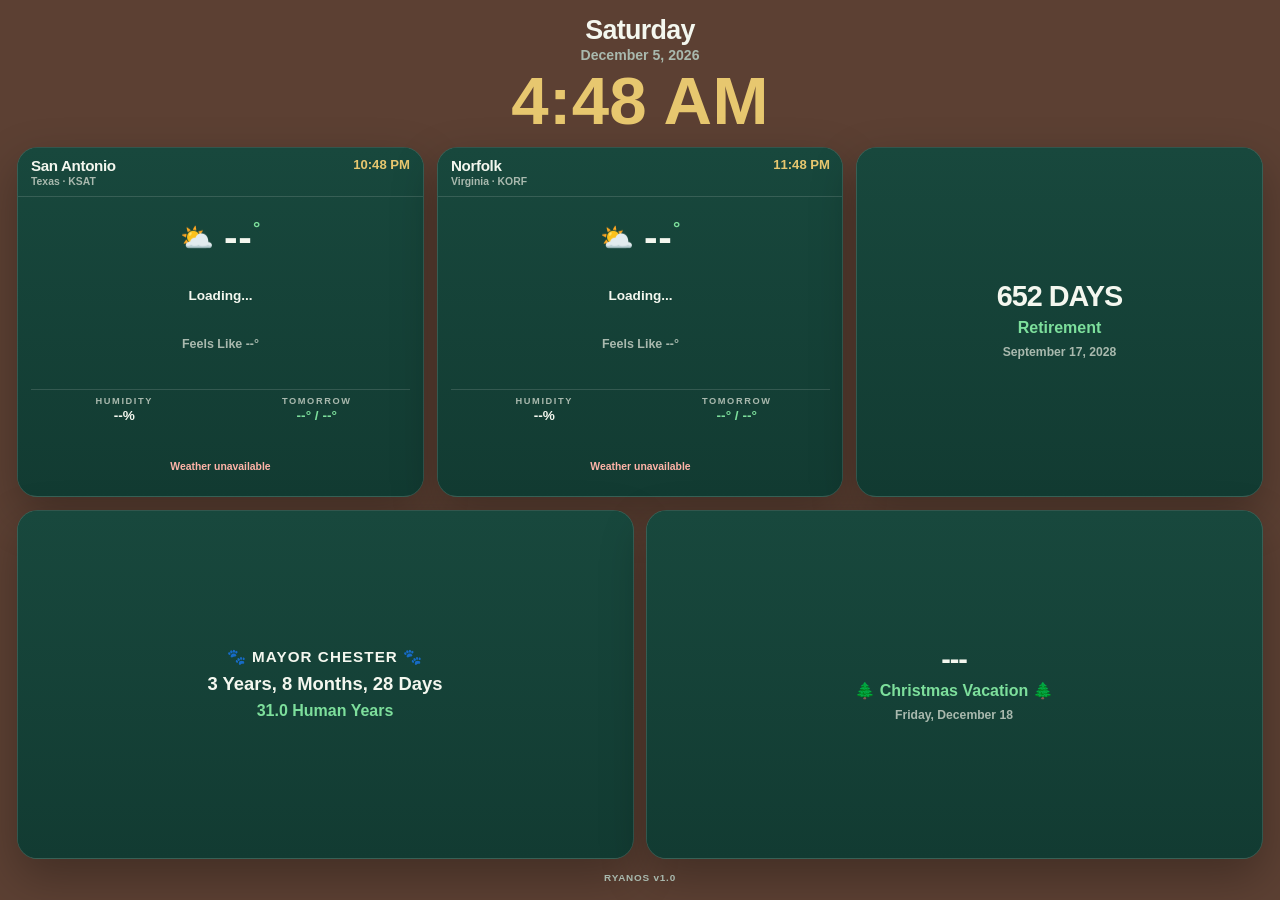
<file: index.html>
<!DOCTYPE html>
<html lang="en">
<head>
  <meta charset="UTF-8" />
  <meta name="viewport" content="width=device-width, initial-scale=1.0, viewport-fit=cover" />
  <title>RyanOS</title>
  <link rel="stylesheet" href="css/ryanos.css?v=1.0.1" />
<body>
  <main class="dashboard-shell">
    <header class="ryanos-header" aria-label="RyanOS clock">
      <div class="day" id="mainDay">Loading</div>
      <div class="date" id="mainDate">Loading date</div>
      <div class="main-time" id="mainTime">--:--</div>
    </header>

    <section class="tile-grid-main" id="tileGrid" aria-label="RyanOS module grid"></section>

    <footer class="ryanos-footer">RYANOS v1.0</footer>
  </main>

  <script>
    /* ==========================================================
       RYANOS v1.0 CONFIGURATION

       This is the main control panel.
       Change true / false to show or hide modules.

       Do not edit the dashboard grid below. It is built automatically.
    ========================================================== */

    window.RYANOS_VERSION = "1.0";

    window.RYANOS_MODULES = {
      "weather-a": false,
      "weather-b": true,
      "weather-c": true,

      "flights": false,
      "retirement": true,
      "chester": true,

      "seven": true,
      "eight": false,
      "nine": false
    };

    /* ==========================================================
       TILE REGISTRY

       These names are stable. If Weather A changes from Omaha to
       Fremont, keep the filename weather-a.html and edit only:

       tiles/weather-a.html
    ========================================================== */

    window.RYANOS_TILES = [
      { id: "weather-a", title: "Weather A", file: "tiles/weather-a.html" },
      { id: "weather-b", title: "Weather B", file: "tiles/weather-b.html" },
      { id: "weather-c", title: "Weather C", file: "tiles/weather-c.html" },

      { id: "flights", title: "Flights", file: "tiles/flights.html" },
      { id: "retirement", title: "Retirement", file: "tiles/retirement.html" },
      { id: "chester", title: "Mayor Chester", file: "tiles/chester.html" },

      { id: "seven", title: "Seven", file: "tiles/seven.html" },
      { id: "eight", title: "Eight", file: "tiles/eight.html" },
      { id: "nine", title: "Nine", file: "tiles/nine.html" }
    ];
  </script>
<script src="scripts/dashboard.js?v=1.0.2"></script>
</body>
</html>
</file>
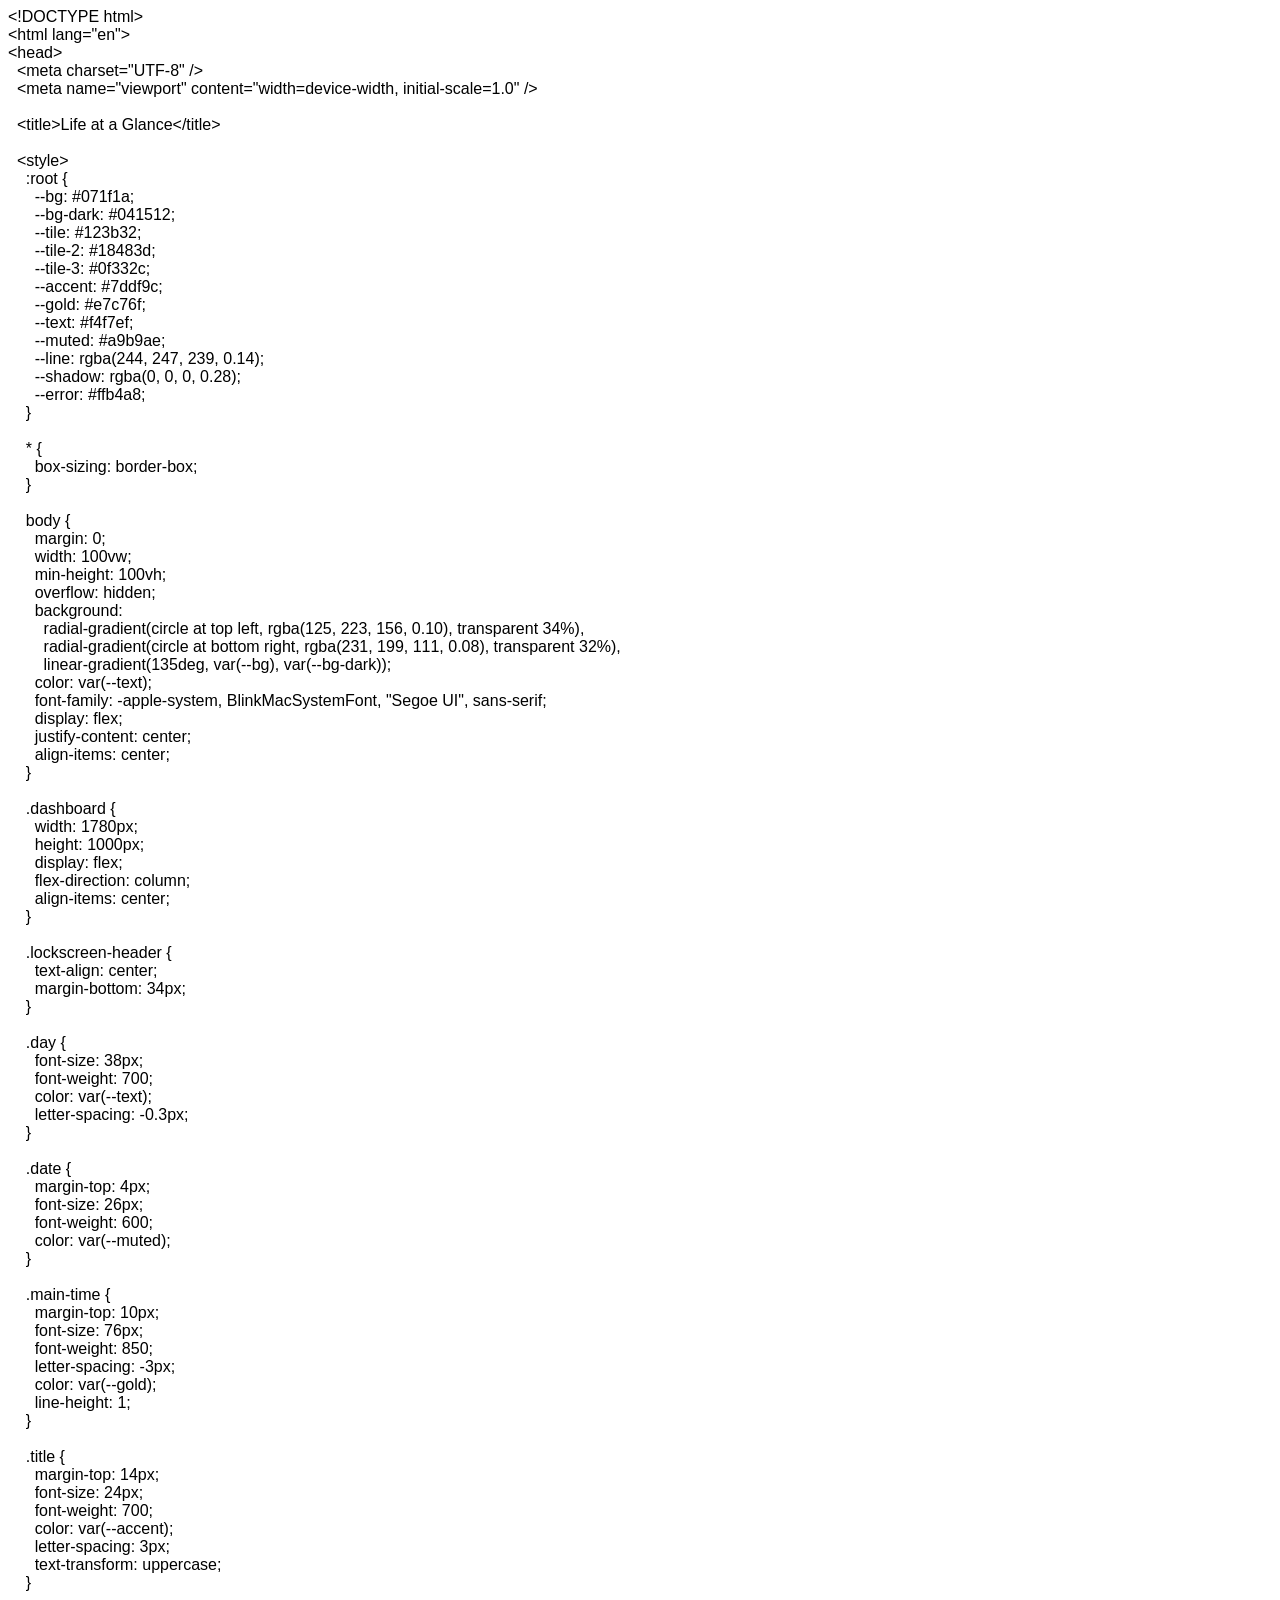
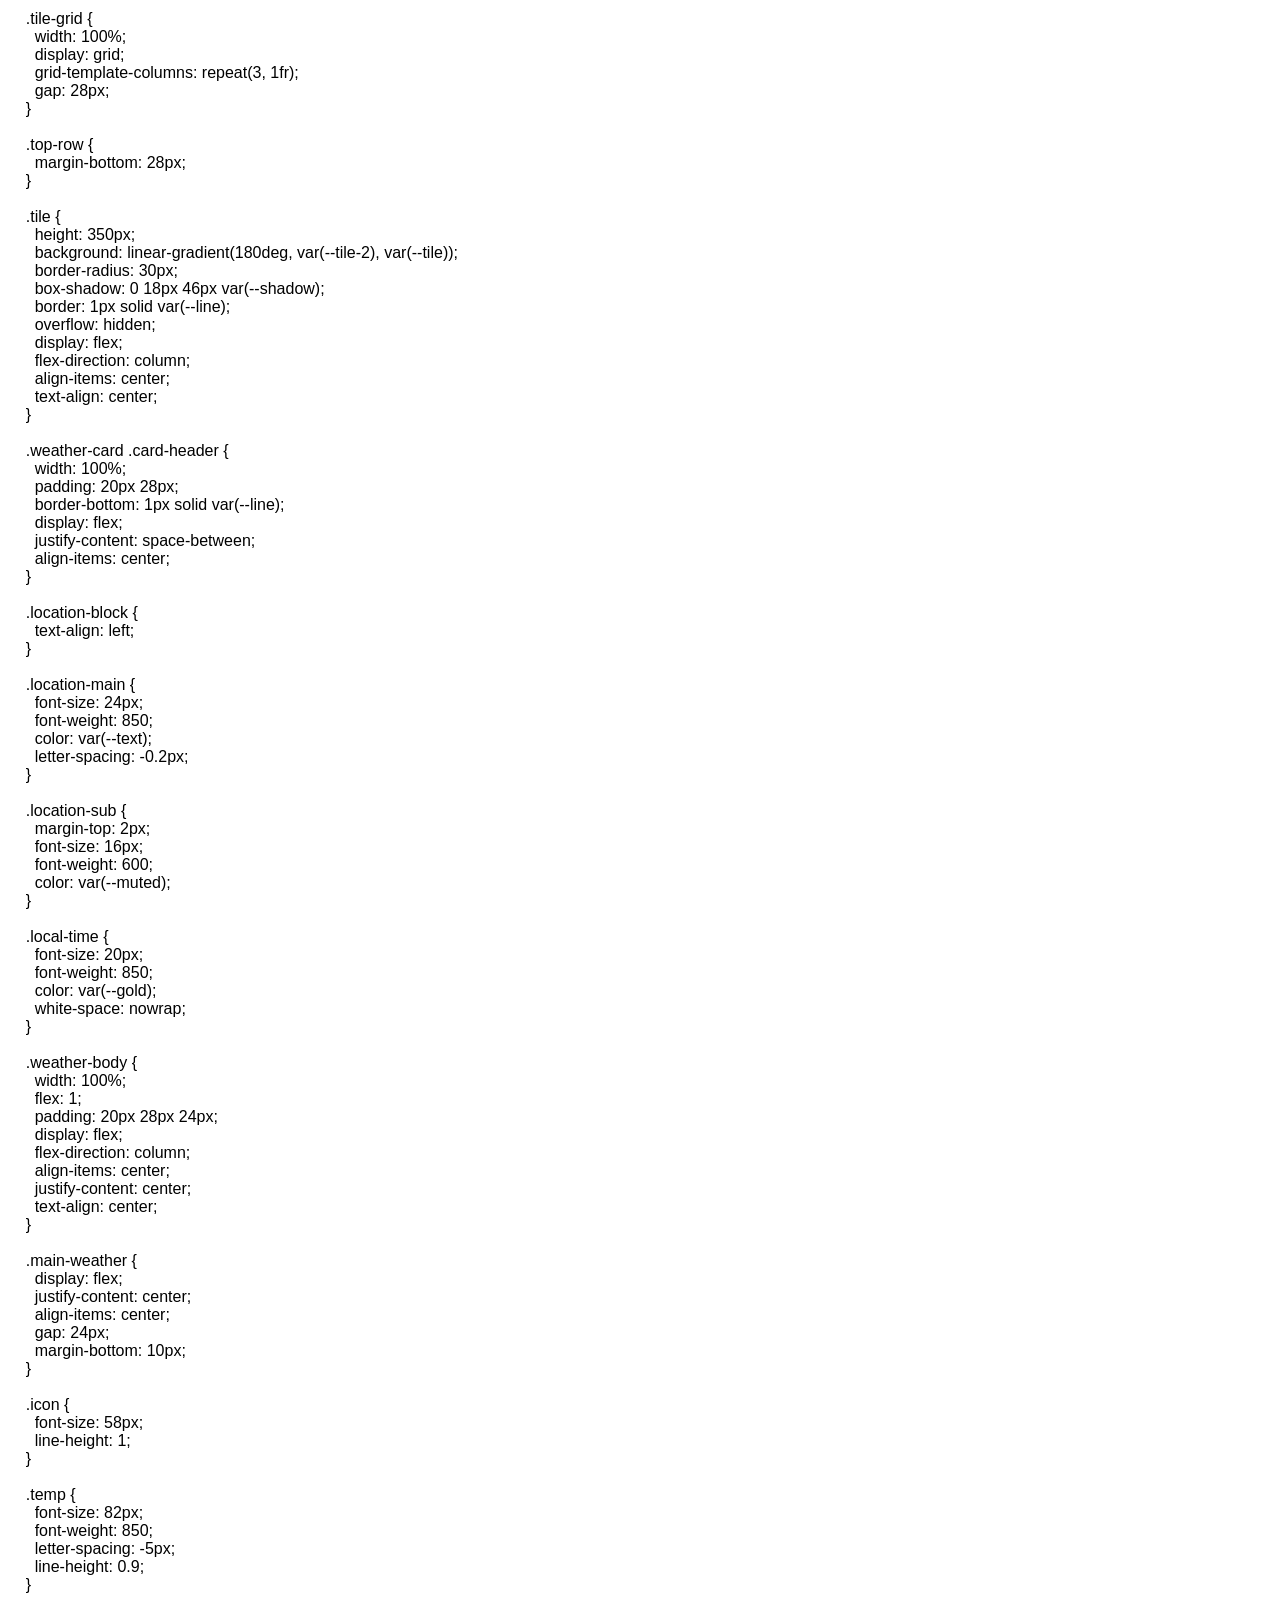
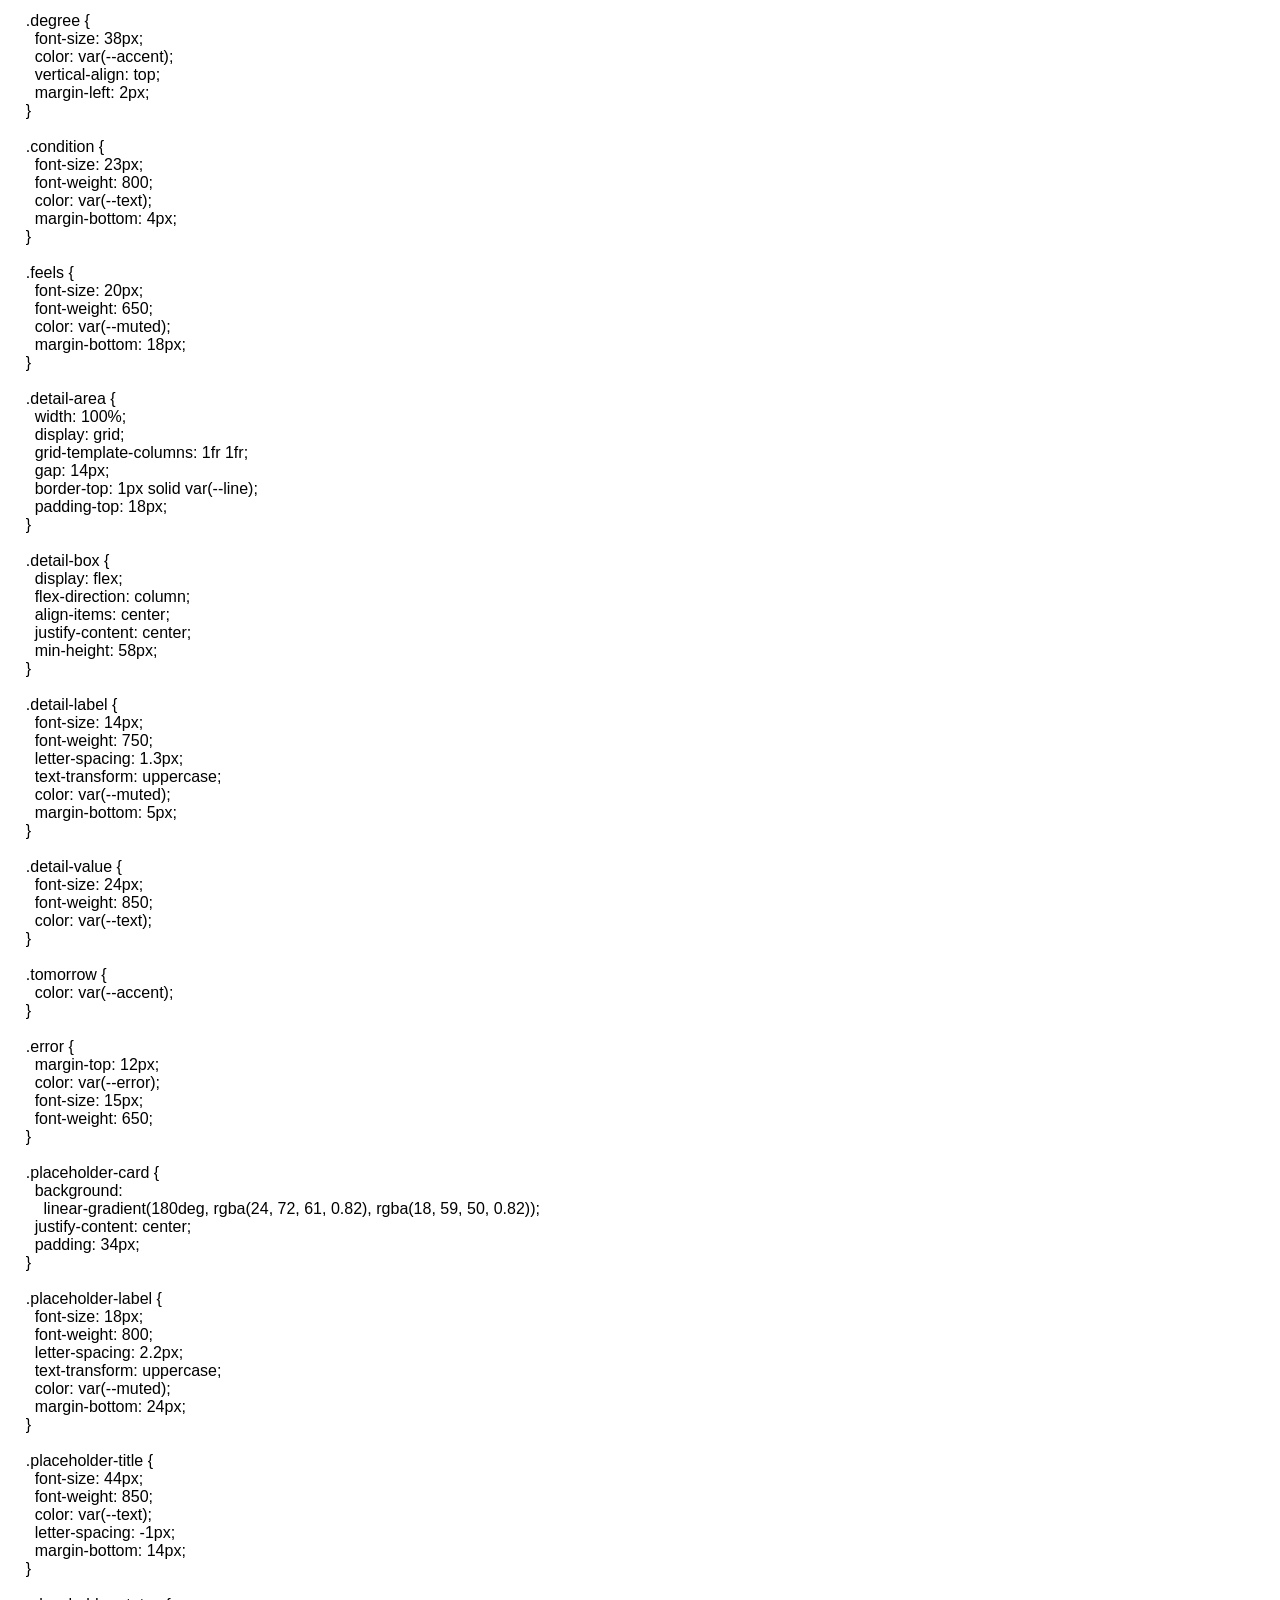
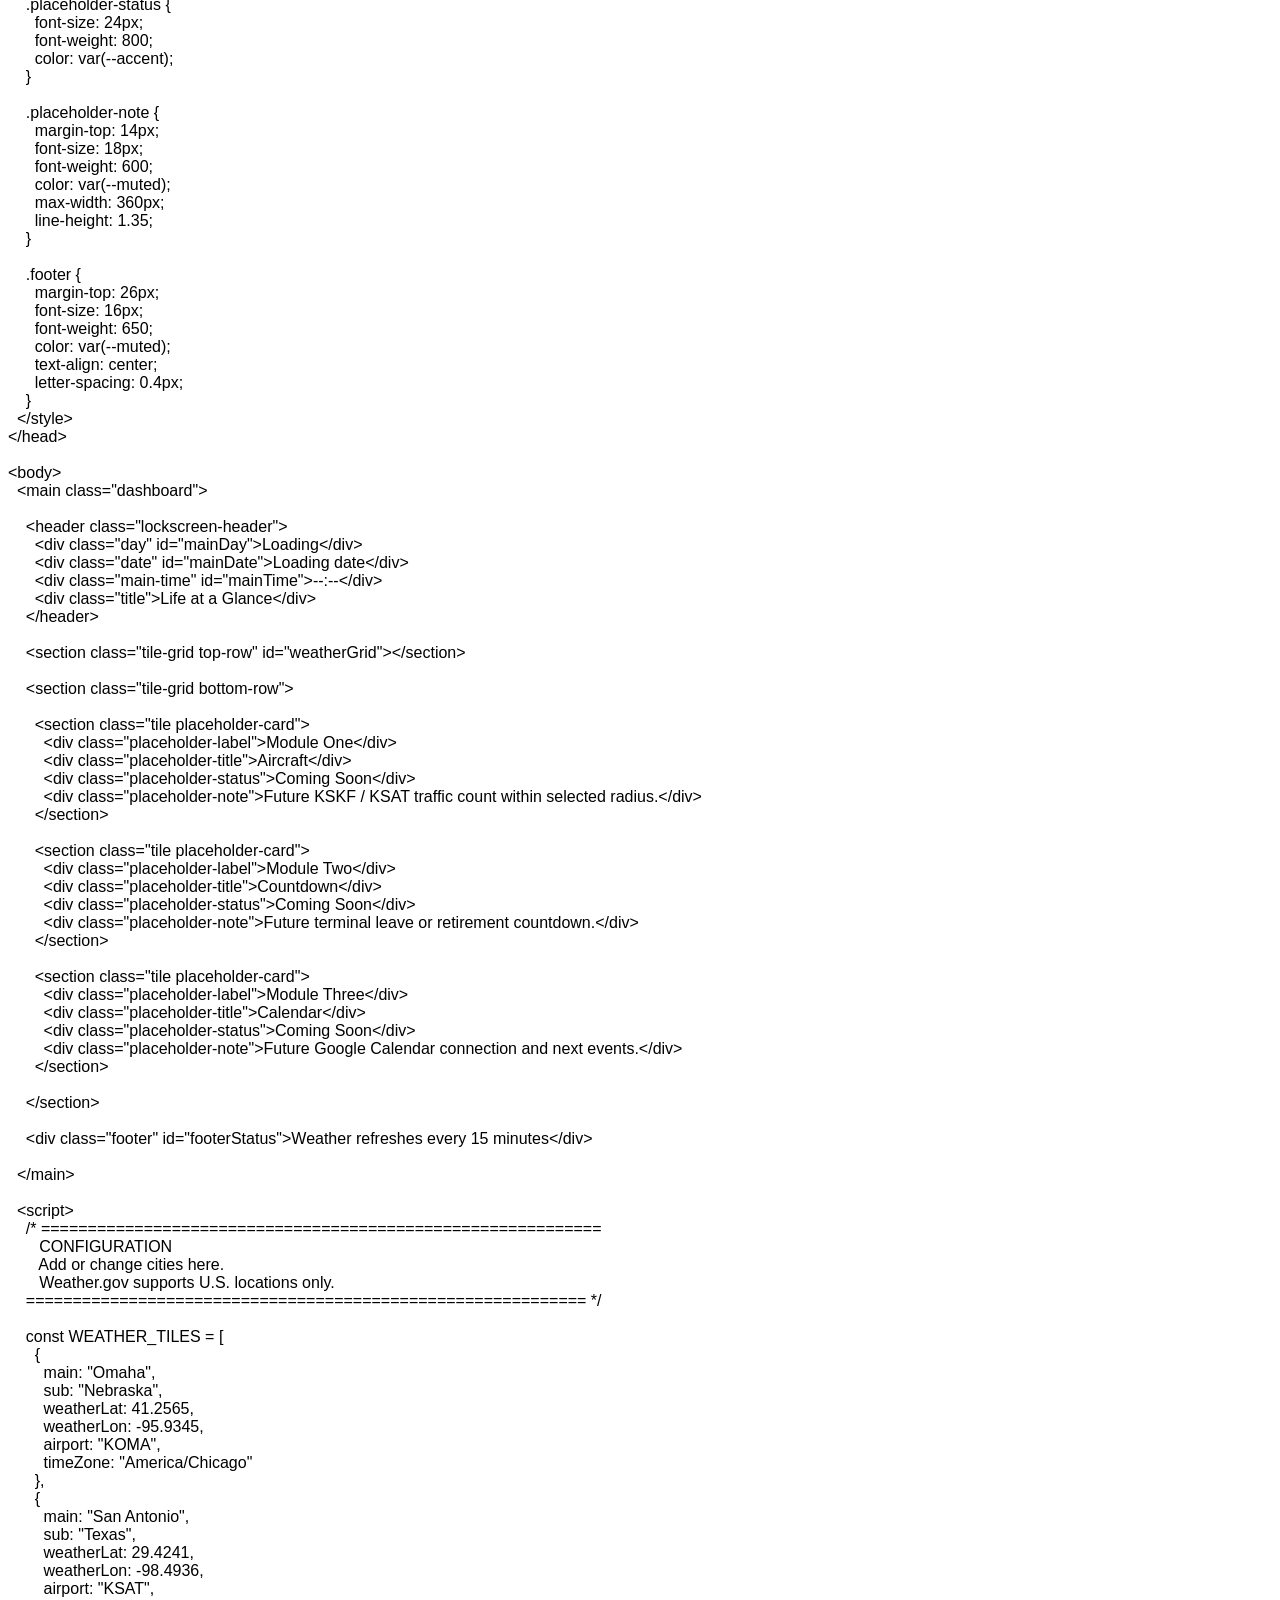
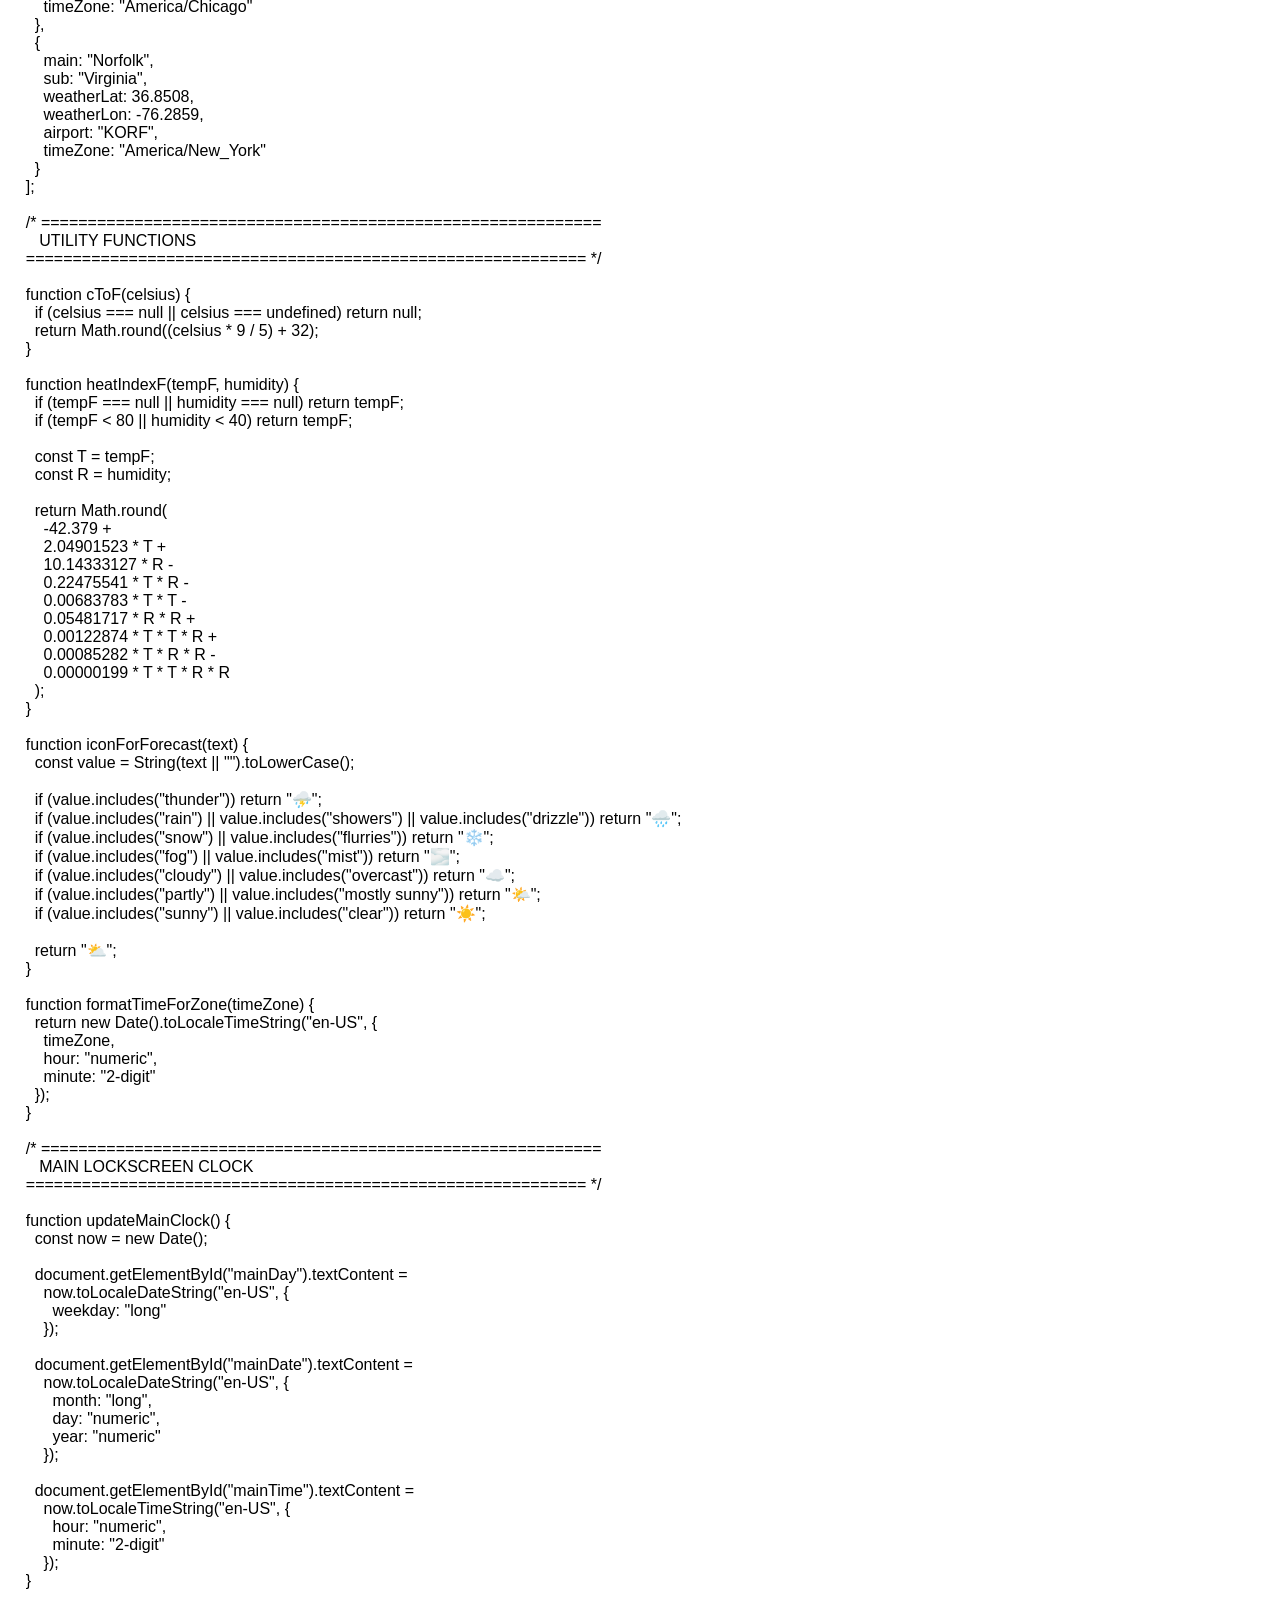
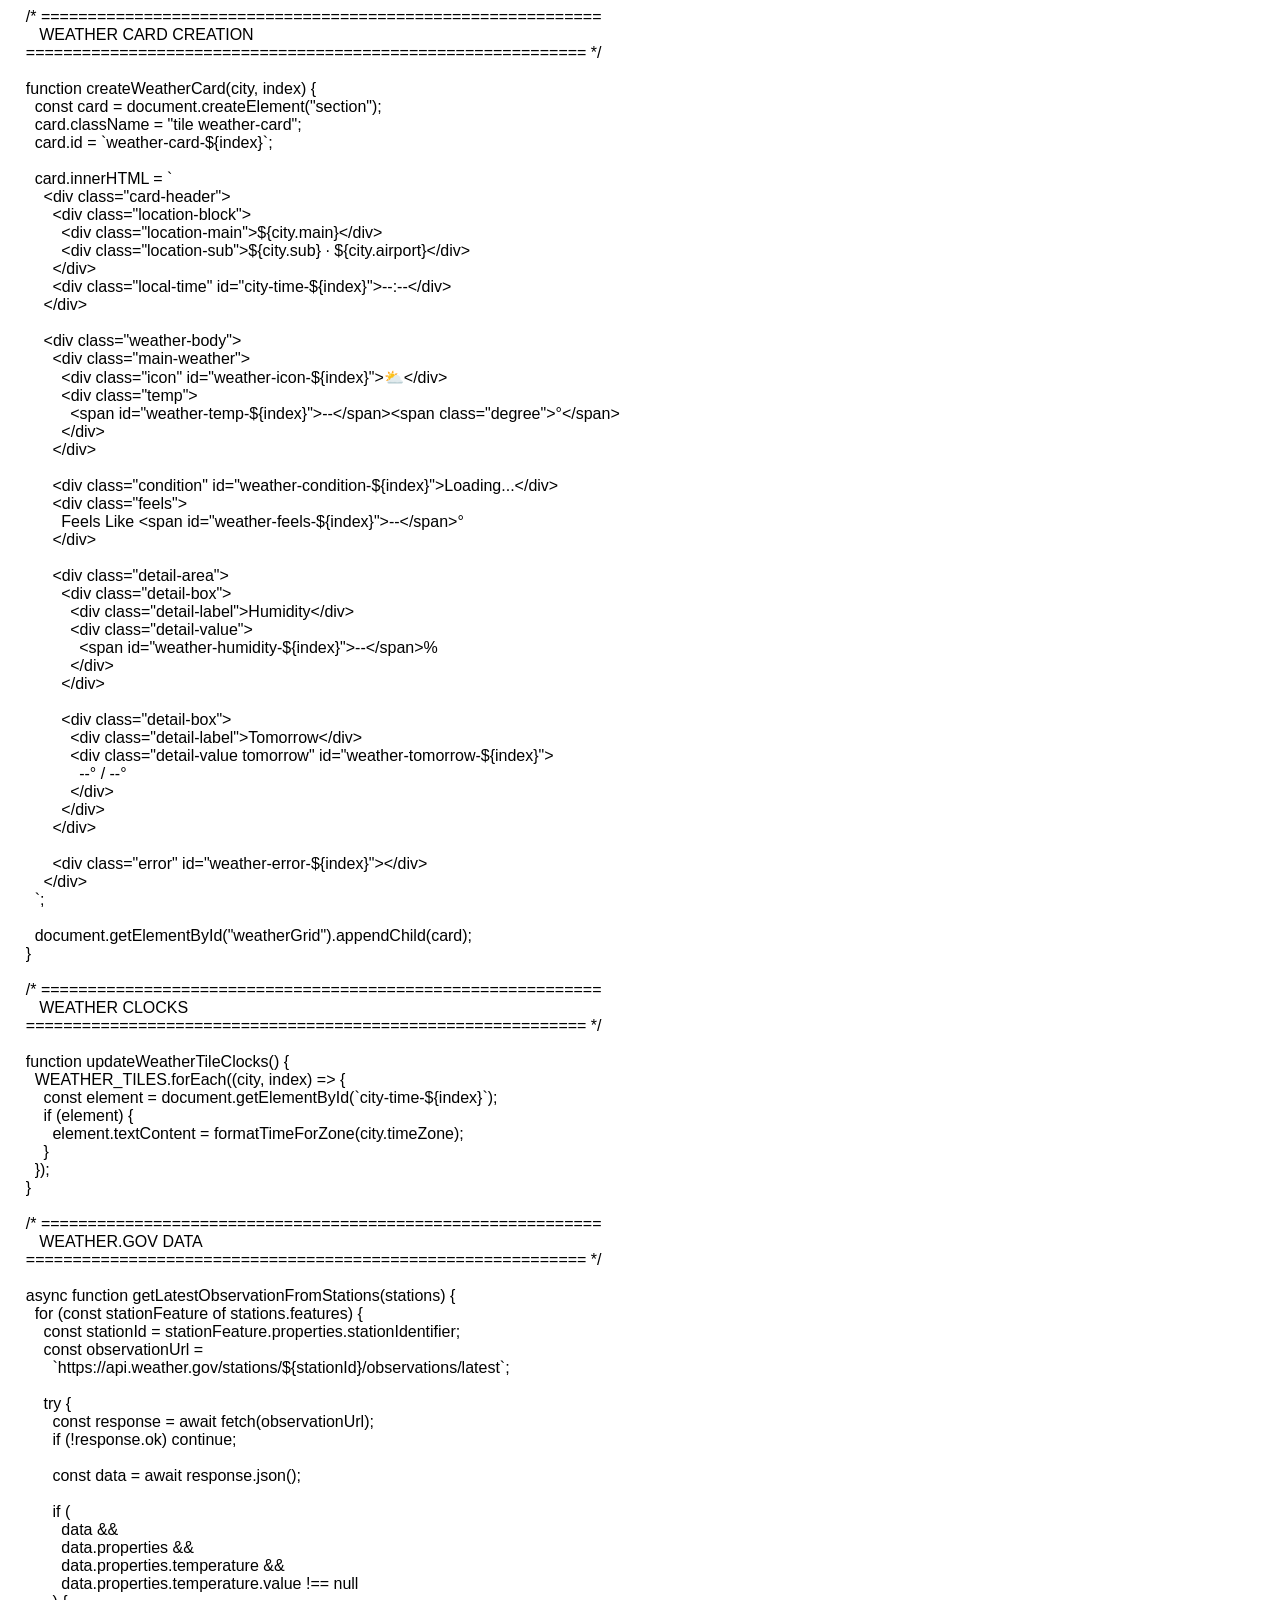
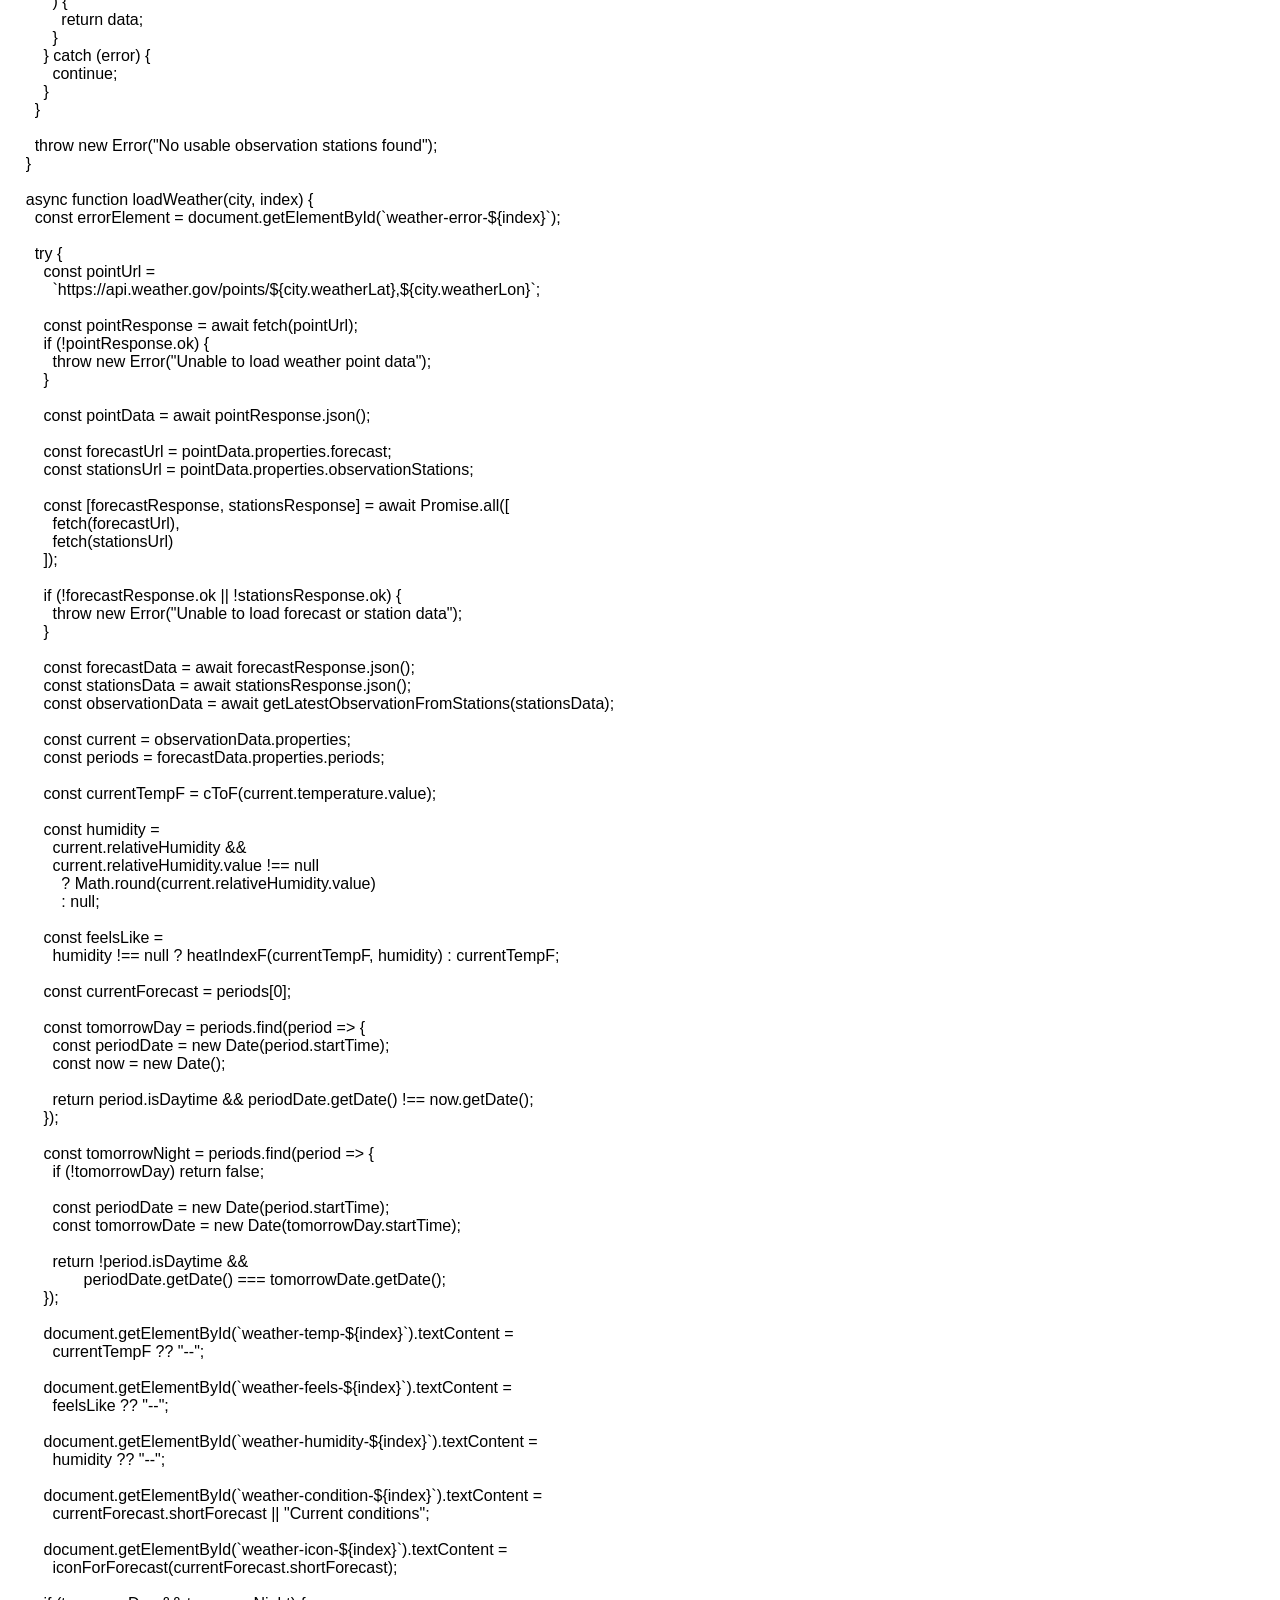
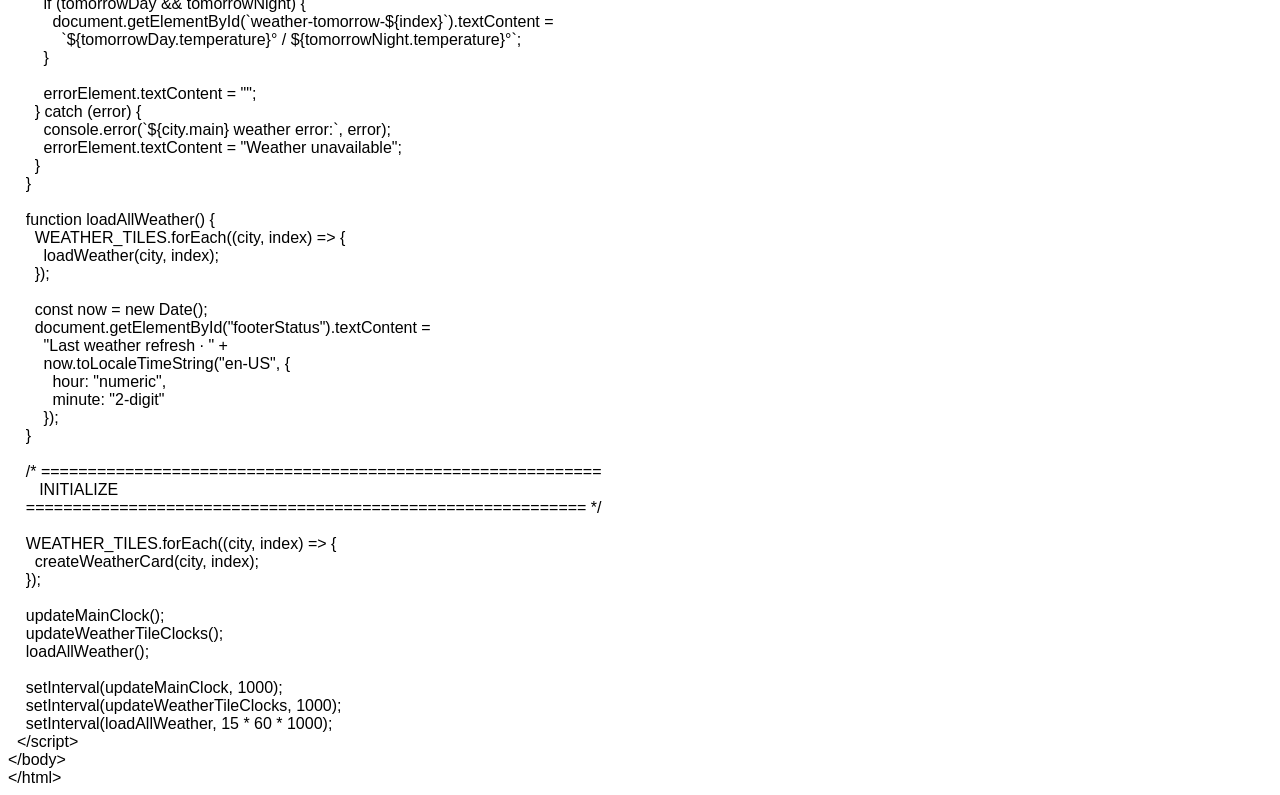
<file: MyPi.html>
<html xmlns:o="urn:schemas-microsoft-com:office:office"
xmlns:w="urn:schemas-microsoft-com:office:word"
xmlns:m="http://schemas.microsoft.com/office/2004/12/omml"
xmlns="http://www.w3.org/TR/REC-html40">

<head>
<meta http-equiv=Content-Type content="text/html; charset=utf-8">
<meta name=ProgId content=Word.Document>
<meta name=Generator content="Microsoft Word 15">
<meta name=Originator content="Microsoft Word 15">
<link rel=File-List href="MyPi.fld/filelist.xml">
<!--[if gte mso 9]><xml>
 <o:DocumentProperties>
  <o:Author>Ryan Rager</o:Author>
  <o:LastAuthor>Ryan Rager</o:LastAuthor>
  <o:Revision>1</o:Revision>
  <o:TotalTime>0</o:TotalTime>
  <o:Created>2026-07-01T23:14:00Z</o:Created>
  <o:LastSaved>2026-07-01T23:14:00Z</o:LastSaved>
  <o:Pages>15</o:Pages>
  <o:Words>2668</o:Words>
  <o:Characters>15209</o:Characters>
  <o:Lines>126</o:Lines>
  <o:Paragraphs>35</o:Paragraphs>
  <o:CharactersWithSpaces>17842</o:CharactersWithSpaces>
  <o:Version>16.00</o:Version>
 </o:DocumentProperties>
 <o:OfficeDocumentSettings>
  <o:AllowPNG/>
 </o:OfficeDocumentSettings>
</xml><![endif]-->
<link rel=themeData href="MyPi.fld/themedata.thmx">
<link rel=colorSchemeMapping href="MyPi.fld/colorschememapping.xml">
<!--[if gte mso 9]><xml>
 <w:WordDocument>
  <w:GrammarState>Clean</w:GrammarState>
  <w:TrackMoves>false</w:TrackMoves>
  <w:TrackFormatting/>
  <w:PunctuationKerning/>
  <w:DrawingGridHorizontalSpacing>6 pt</w:DrawingGridHorizontalSpacing>
  <w:DisplayHorizontalDrawingGridEvery>2</w:DisplayHorizontalDrawingGridEvery>
  <w:DisplayVerticalDrawingGridEvery>2</w:DisplayVerticalDrawingGridEvery>
  <w:ValidateAgainstSchemas/>
  <w:SaveIfXMLInvalid>false</w:SaveIfXMLInvalid>
  <w:IgnoreMixedContent>false</w:IgnoreMixedContent>
  <w:AlwaysShowPlaceholderText>false</w:AlwaysShowPlaceholderText>
  <w:DoNotPromoteQF/>
  <w:LidThemeOther>EN-US</w:LidThemeOther>
  <w:LidThemeAsian>X-NONE</w:LidThemeAsian>
  <w:LidThemeComplexScript>X-NONE</w:LidThemeComplexScript>
  <w:Compatibility>
   <w:BreakWrappedTables/>
   <w:SnapToGridInCell/>
   <w:WrapTextWithPunct/>
   <w:UseAsianBreakRules/>
   <w:DontGrowAutofit/>
   <w:SplitPgBreakAndParaMark/>
   <w:EnableOpenTypeKerning/>
   <w:DontFlipMirrorIndents/>
   <w:OverrideTableStyleHps/>
  </w:Compatibility>
  <m:mathPr>
   <m:mathFont m:val="Cambria Math"/>
   <m:brkBin m:val="before"/>
   <m:brkBinSub m:val="&#45;-"/>
   <m:smallFrac m:val="off"/>
   <m:dispDef/>
   <m:lMargin m:val="0"/>
   <m:rMargin m:val="0"/>
   <m:defJc m:val="centerGroup"/>
   <m:wrapIndent m:val="1440"/>
   <m:intLim m:val="subSup"/>
   <m:naryLim m:val="undOvr"/>
  </m:mathPr></w:WordDocument>
</xml><![endif]--><!--[if gte mso 9]><xml>
 <w:LatentStyles DefLockedState="false" DefUnhideWhenUsed="false"
  DefSemiHidden="false" DefQFormat="false" DefPriority="99"
  LatentStyleCount="376">
  <w:LsdException Locked="false" Priority="0" QFormat="true" Name="Normal"/>
  <w:LsdException Locked="false" Priority="9" QFormat="true" Name="heading 1"/>
  <w:LsdException Locked="false" Priority="9" SemiHidden="true"
   UnhideWhenUsed="true" QFormat="true" Name="heading 2"/>
  <w:LsdException Locked="false" Priority="9" SemiHidden="true"
   UnhideWhenUsed="true" QFormat="true" Name="heading 3"/>
  <w:LsdException Locked="false" Priority="9" SemiHidden="true"
   UnhideWhenUsed="true" QFormat="true" Name="heading 4"/>
  <w:LsdException Locked="false" Priority="9" SemiHidden="true"
   UnhideWhenUsed="true" QFormat="true" Name="heading 5"/>
  <w:LsdException Locked="false" Priority="9" SemiHidden="true"
   UnhideWhenUsed="true" QFormat="true" Name="heading 6"/>
  <w:LsdException Locked="false" Priority="9" SemiHidden="true"
   UnhideWhenUsed="true" QFormat="true" Name="heading 7"/>
  <w:LsdException Locked="false" Priority="9" SemiHidden="true"
   UnhideWhenUsed="true" QFormat="true" Name="heading 8"/>
  <w:LsdException Locked="false" Priority="9" SemiHidden="true"
   UnhideWhenUsed="true" QFormat="true" Name="heading 9"/>
  <w:LsdException Locked="false" SemiHidden="true" UnhideWhenUsed="true"
   Name="index 1"/>
  <w:LsdException Locked="false" SemiHidden="true" UnhideWhenUsed="true"
   Name="index 2"/>
  <w:LsdException Locked="false" SemiHidden="true" UnhideWhenUsed="true"
   Name="index 3"/>
  <w:LsdException Locked="false" SemiHidden="true" UnhideWhenUsed="true"
   Name="index 4"/>
  <w:LsdException Locked="false" SemiHidden="true" UnhideWhenUsed="true"
   Name="index 5"/>
  <w:LsdException Locked="false" SemiHidden="true" UnhideWhenUsed="true"
   Name="index 6"/>
  <w:LsdException Locked="false" SemiHidden="true" UnhideWhenUsed="true"
   Name="index 7"/>
  <w:LsdException Locked="false" SemiHidden="true" UnhideWhenUsed="true"
   Name="index 8"/>
  <w:LsdException Locked="false" SemiHidden="true" UnhideWhenUsed="true"
   Name="index 9"/>
  <w:LsdException Locked="false" Priority="39" SemiHidden="true"
   UnhideWhenUsed="true" Name="toc 1"/>
  <w:LsdException Locked="false" Priority="39" SemiHidden="true"
   UnhideWhenUsed="true" Name="toc 2"/>
  <w:LsdException Locked="false" Priority="39" SemiHidden="true"
   UnhideWhenUsed="true" Name="toc 3"/>
  <w:LsdException Locked="false" Priority="39" SemiHidden="true"
   UnhideWhenUsed="true" Name="toc 4"/>
  <w:LsdException Locked="false" Priority="39" SemiHidden="true"
   UnhideWhenUsed="true" Name="toc 5"/>
  <w:LsdException Locked="false" Priority="39" SemiHidden="true"
   UnhideWhenUsed="true" Name="toc 6"/>
  <w:LsdException Locked="false" Priority="39" SemiHidden="true"
   UnhideWhenUsed="true" Name="toc 7"/>
  <w:LsdException Locked="false" Priority="39" SemiHidden="true"
   UnhideWhenUsed="true" Name="toc 8"/>
  <w:LsdException Locked="false" Priority="39" SemiHidden="true"
   UnhideWhenUsed="true" Name="toc 9"/>
  <w:LsdException Locked="false" SemiHidden="true" UnhideWhenUsed="true"
   Name="Normal Indent"/>
  <w:LsdException Locked="false" SemiHidden="true" UnhideWhenUsed="true"
   Name="footnote text"/>
  <w:LsdException Locked="false" SemiHidden="true" UnhideWhenUsed="true"
   Name="annotation text"/>
  <w:LsdException Locked="false" SemiHidden="true" UnhideWhenUsed="true"
   Name="header"/>
  <w:LsdException Locked="false" SemiHidden="true" UnhideWhenUsed="true"
   Name="footer"/>
  <w:LsdException Locked="false" SemiHidden="true" UnhideWhenUsed="true"
   Name="index heading"/>
  <w:LsdException Locked="false" Priority="35" SemiHidden="true"
   UnhideWhenUsed="true" QFormat="true" Name="caption"/>
  <w:LsdException Locked="false" SemiHidden="true" UnhideWhenUsed="true"
   Name="table of figures"/>
  <w:LsdException Locked="false" SemiHidden="true" UnhideWhenUsed="true"
   Name="envelope address"/>
  <w:LsdException Locked="false" SemiHidden="true" UnhideWhenUsed="true"
   Name="envelope return"/>
  <w:LsdException Locked="false" SemiHidden="true" UnhideWhenUsed="true"
   Name="footnote reference"/>
  <w:LsdException Locked="false" SemiHidden="true" UnhideWhenUsed="true"
   Name="annotation reference"/>
  <w:LsdException Locked="false" SemiHidden="true" UnhideWhenUsed="true"
   Name="line number"/>
  <w:LsdException Locked="false" SemiHidden="true" UnhideWhenUsed="true"
   Name="page number"/>
  <w:LsdException Locked="false" SemiHidden="true" UnhideWhenUsed="true"
   Name="endnote reference"/>
  <w:LsdException Locked="false" SemiHidden="true" UnhideWhenUsed="true"
   Name="endnote text"/>
  <w:LsdException Locked="false" SemiHidden="true" UnhideWhenUsed="true"
   Name="table of authorities"/>
  <w:LsdException Locked="false" SemiHidden="true" UnhideWhenUsed="true"
   Name="macro"/>
  <w:LsdException Locked="false" SemiHidden="true" UnhideWhenUsed="true"
   Name="toa heading"/>
  <w:LsdException Locked="false" SemiHidden="true" UnhideWhenUsed="true"
   Name="List"/>
  <w:LsdException Locked="false" SemiHidden="true" UnhideWhenUsed="true"
   Name="List Bullet"/>
  <w:LsdException Locked="false" SemiHidden="true" UnhideWhenUsed="true"
   Name="List Number"/>
  <w:LsdException Locked="false" SemiHidden="true" UnhideWhenUsed="true"
   Name="List 2"/>
  <w:LsdException Locked="false" SemiHidden="true" UnhideWhenUsed="true"
   Name="List 3"/>
  <w:LsdException Locked="false" SemiHidden="true" UnhideWhenUsed="true"
   Name="List 4"/>
  <w:LsdException Locked="false" SemiHidden="true" UnhideWhenUsed="true"
   Name="List 5"/>
  <w:LsdException Locked="false" SemiHidden="true" UnhideWhenUsed="true"
   Name="List Bullet 2"/>
  <w:LsdException Locked="false" SemiHidden="true" UnhideWhenUsed="true"
   Name="List Bullet 3"/>
  <w:LsdException Locked="false" SemiHidden="true" UnhideWhenUsed="true"
   Name="List Bullet 4"/>
  <w:LsdException Locked="false" SemiHidden="true" UnhideWhenUsed="true"
   Name="List Bullet 5"/>
  <w:LsdException Locked="false" SemiHidden="true" UnhideWhenUsed="true"
   Name="List Number 2"/>
  <w:LsdException Locked="false" SemiHidden="true" UnhideWhenUsed="true"
   Name="List Number 3"/>
  <w:LsdException Locked="false" SemiHidden="true" UnhideWhenUsed="true"
   Name="List Number 4"/>
  <w:LsdException Locked="false" SemiHidden="true" UnhideWhenUsed="true"
   Name="List Number 5"/>
  <w:LsdException Locked="false" Priority="10" QFormat="true" Name="Title"/>
  <w:LsdException Locked="false" SemiHidden="true" UnhideWhenUsed="true"
   Name="Closing"/>
  <w:LsdException Locked="false" SemiHidden="true" UnhideWhenUsed="true"
   Name="Signature"/>
  <w:LsdException Locked="false" Priority="1" SemiHidden="true"
   UnhideWhenUsed="true" Name="Default Paragraph Font"/>
  <w:LsdException Locked="false" SemiHidden="true" UnhideWhenUsed="true"
   Name="Body Text"/>
  <w:LsdException Locked="false" SemiHidden="true" UnhideWhenUsed="true"
   Name="Body Text Indent"/>
  <w:LsdException Locked="false" SemiHidden="true" UnhideWhenUsed="true"
   Name="List Continue"/>
  <w:LsdException Locked="false" SemiHidden="true" UnhideWhenUsed="true"
   Name="List Continue 2"/>
  <w:LsdException Locked="false" SemiHidden="true" UnhideWhenUsed="true"
   Name="List Continue 3"/>
  <w:LsdException Locked="false" SemiHidden="true" UnhideWhenUsed="true"
   Name="List Continue 4"/>
  <w:LsdException Locked="false" SemiHidden="true" UnhideWhenUsed="true"
   Name="List Continue 5"/>
  <w:LsdException Locked="false" SemiHidden="true" UnhideWhenUsed="true"
   Name="Message Header"/>
  <w:LsdException Locked="false" Priority="11" QFormat="true" Name="Subtitle"/>
  <w:LsdException Locked="false" SemiHidden="true" UnhideWhenUsed="true"
   Name="Salutation"/>
  <w:LsdException Locked="false" SemiHidden="true" UnhideWhenUsed="true"
   Name="Date"/>
  <w:LsdException Locked="false" SemiHidden="true" UnhideWhenUsed="true"
   Name="Body Text First Indent"/>
  <w:LsdException Locked="false" SemiHidden="true" UnhideWhenUsed="true"
   Name="Body Text First Indent 2"/>
  <w:LsdException Locked="false" SemiHidden="true" UnhideWhenUsed="true"
   Name="Note Heading"/>
  <w:LsdException Locked="false" SemiHidden="true" UnhideWhenUsed="true"
   Name="Body Text 2"/>
  <w:LsdException Locked="false" SemiHidden="true" UnhideWhenUsed="true"
   Name="Body Text 3"/>
  <w:LsdException Locked="false" SemiHidden="true" UnhideWhenUsed="true"
   Name="Body Text Indent 2"/>
  <w:LsdException Locked="false" SemiHidden="true" UnhideWhenUsed="true"
   Name="Body Text Indent 3"/>
  <w:LsdException Locked="false" SemiHidden="true" UnhideWhenUsed="true"
   Name="Block Text"/>
  <w:LsdException Locked="false" SemiHidden="true" UnhideWhenUsed="true"
   Name="Hyperlink"/>
  <w:LsdException Locked="false" SemiHidden="true" UnhideWhenUsed="true"
   Name="FollowedHyperlink"/>
  <w:LsdException Locked="false" Priority="22" QFormat="true" Name="Strong"/>
  <w:LsdException Locked="false" Priority="20" QFormat="true" Name="Emphasis"/>
  <w:LsdException Locked="false" SemiHidden="true" UnhideWhenUsed="true"
   Name="Document Map"/>
  <w:LsdException Locked="false" SemiHidden="true" UnhideWhenUsed="true"
   Name="Plain Text"/>
  <w:LsdException Locked="false" SemiHidden="true" UnhideWhenUsed="true"
   Name="E-mail Signature"/>
  <w:LsdException Locked="false" SemiHidden="true" UnhideWhenUsed="true"
   Name="HTML Top of Form"/>
  <w:LsdException Locked="false" SemiHidden="true" UnhideWhenUsed="true"
   Name="HTML Bottom of Form"/>
  <w:LsdException Locked="false" SemiHidden="true" UnhideWhenUsed="true"
   Name="Normal (Web)"/>
  <w:LsdException Locked="false" SemiHidden="true" UnhideWhenUsed="true"
   Name="HTML Acronym"/>
  <w:LsdException Locked="false" SemiHidden="true" UnhideWhenUsed="true"
   Name="HTML Address"/>
  <w:LsdException Locked="false" SemiHidden="true" UnhideWhenUsed="true"
   Name="HTML Cite"/>
  <w:LsdException Locked="false" SemiHidden="true" UnhideWhenUsed="true"
   Name="HTML Code"/>
  <w:LsdException Locked="false" SemiHidden="true" UnhideWhenUsed="true"
   Name="HTML Definition"/>
  <w:LsdException Locked="false" SemiHidden="true" UnhideWhenUsed="true"
   Name="HTML Keyboard"/>
  <w:LsdException Locked="false" SemiHidden="true" UnhideWhenUsed="true"
   Name="HTML Preformatted"/>
  <w:LsdException Locked="false" SemiHidden="true" UnhideWhenUsed="true"
   Name="HTML Sample"/>
  <w:LsdException Locked="false" SemiHidden="true" UnhideWhenUsed="true"
   Name="HTML Typewriter"/>
  <w:LsdException Locked="false" SemiHidden="true" UnhideWhenUsed="true"
   Name="HTML Variable"/>
  <w:LsdException Locked="false" SemiHidden="true" UnhideWhenUsed="true"
   Name="Normal Table"/>
  <w:LsdException Locked="false" SemiHidden="true" UnhideWhenUsed="true"
   Name="annotation subject"/>
  <w:LsdException Locked="false" SemiHidden="true" UnhideWhenUsed="true"
   Name="No List"/>
  <w:LsdException Locked="false" SemiHidden="true" UnhideWhenUsed="true"
   Name="Outline List 1"/>
  <w:LsdException Locked="false" SemiHidden="true" UnhideWhenUsed="true"
   Name="Outline List 2"/>
  <w:LsdException Locked="false" SemiHidden="true" UnhideWhenUsed="true"
   Name="Outline List 3"/>
  <w:LsdException Locked="false" SemiHidden="true" UnhideWhenUsed="true"
   Name="Table Simple 1"/>
  <w:LsdException Locked="false" SemiHidden="true" UnhideWhenUsed="true"
   Name="Table Simple 2"/>
  <w:LsdException Locked="false" SemiHidden="true" UnhideWhenUsed="true"
   Name="Table Simple 3"/>
  <w:LsdException Locked="false" SemiHidden="true" UnhideWhenUsed="true"
   Name="Table Classic 1"/>
  <w:LsdException Locked="false" SemiHidden="true" UnhideWhenUsed="true"
   Name="Table Classic 2"/>
  <w:LsdException Locked="false" SemiHidden="true" UnhideWhenUsed="true"
   Name="Table Classic 3"/>
  <w:LsdException Locked="false" SemiHidden="true" UnhideWhenUsed="true"
   Name="Table Classic 4"/>
  <w:LsdException Locked="false" SemiHidden="true" UnhideWhenUsed="true"
   Name="Table Colorful 1"/>
  <w:LsdException Locked="false" SemiHidden="true" UnhideWhenUsed="true"
   Name="Table Colorful 2"/>
  <w:LsdException Locked="false" SemiHidden="true" UnhideWhenUsed="true"
   Name="Table Colorful 3"/>
  <w:LsdException Locked="false" SemiHidden="true" UnhideWhenUsed="true"
   Name="Table Columns 1"/>
  <w:LsdException Locked="false" SemiHidden="true" UnhideWhenUsed="true"
   Name="Table Columns 2"/>
  <w:LsdException Locked="false" SemiHidden="true" UnhideWhenUsed="true"
   Name="Table Columns 3"/>
  <w:LsdException Locked="false" SemiHidden="true" UnhideWhenUsed="true"
   Name="Table Columns 4"/>
  <w:LsdException Locked="false" SemiHidden="true" UnhideWhenUsed="true"
   Name="Table Columns 5"/>
  <w:LsdException Locked="false" SemiHidden="true" UnhideWhenUsed="true"
   Name="Table Grid 1"/>
  <w:LsdException Locked="false" SemiHidden="true" UnhideWhenUsed="true"
   Name="Table Grid 2"/>
  <w:LsdException Locked="false" SemiHidden="true" UnhideWhenUsed="true"
   Name="Table Grid 3"/>
  <w:LsdException Locked="false" SemiHidden="true" UnhideWhenUsed="true"
   Name="Table Grid 4"/>
  <w:LsdException Locked="false" SemiHidden="true" UnhideWhenUsed="true"
   Name="Table Grid 5"/>
  <w:LsdException Locked="false" SemiHidden="true" UnhideWhenUsed="true"
   Name="Table Grid 6"/>
  <w:LsdException Locked="false" SemiHidden="true" UnhideWhenUsed="true"
   Name="Table Grid 7"/>
  <w:LsdException Locked="false" SemiHidden="true" UnhideWhenUsed="true"
   Name="Table Grid 8"/>
  <w:LsdException Locked="false" SemiHidden="true" UnhideWhenUsed="true"
   Name="Table List 1"/>
  <w:LsdException Locked="false" SemiHidden="true" UnhideWhenUsed="true"
   Name="Table List 2"/>
  <w:LsdException Locked="false" SemiHidden="true" UnhideWhenUsed="true"
   Name="Table List 3"/>
  <w:LsdException Locked="false" SemiHidden="true" UnhideWhenUsed="true"
   Name="Table List 4"/>
  <w:LsdException Locked="false" SemiHidden="true" UnhideWhenUsed="true"
   Name="Table List 5"/>
  <w:LsdException Locked="false" SemiHidden="true" UnhideWhenUsed="true"
   Name="Table List 6"/>
  <w:LsdException Locked="false" SemiHidden="true" UnhideWhenUsed="true"
   Name="Table List 7"/>
  <w:LsdException Locked="false" SemiHidden="true" UnhideWhenUsed="true"
   Name="Table List 8"/>
  <w:LsdException Locked="false" SemiHidden="true" UnhideWhenUsed="true"
   Name="Table 3D effects 1"/>
  <w:LsdException Locked="false" SemiHidden="true" UnhideWhenUsed="true"
   Name="Table 3D effects 2"/>
  <w:LsdException Locked="false" SemiHidden="true" UnhideWhenUsed="true"
   Name="Table 3D effects 3"/>
  <w:LsdException Locked="false" SemiHidden="true" UnhideWhenUsed="true"
   Name="Table Contemporary"/>
  <w:LsdException Locked="false" SemiHidden="true" UnhideWhenUsed="true"
   Name="Table Elegant"/>
  <w:LsdException Locked="false" SemiHidden="true" UnhideWhenUsed="true"
   Name="Table Professional"/>
  <w:LsdException Locked="false" SemiHidden="true" UnhideWhenUsed="true"
   Name="Table Subtle 1"/>
  <w:LsdException Locked="false" SemiHidden="true" UnhideWhenUsed="true"
   Name="Table Subtle 2"/>
  <w:LsdException Locked="false" SemiHidden="true" UnhideWhenUsed="true"
   Name="Table Web 1"/>
  <w:LsdException Locked="false" SemiHidden="true" UnhideWhenUsed="true"
   Name="Table Web 2"/>
  <w:LsdException Locked="false" SemiHidden="true" UnhideWhenUsed="true"
   Name="Table Web 3"/>
  <w:LsdException Locked="false" SemiHidden="true" UnhideWhenUsed="true"
   Name="Balloon Text"/>
  <w:LsdException Locked="false" Priority="39" Name="Table Grid"/>
  <w:LsdException Locked="false" SemiHidden="true" UnhideWhenUsed="true"
   Name="Table Theme"/>
  <w:LsdException Locked="false" SemiHidden="true" Name="Placeholder Text"/>
  <w:LsdException Locked="false" Priority="1" QFormat="true" Name="No Spacing"/>
  <w:LsdException Locked="false" Priority="60" Name="Light Shading"/>
  <w:LsdException Locked="false" Priority="61" Name="Light List"/>
  <w:LsdException Locked="false" Priority="62" Name="Light Grid"/>
  <w:LsdException Locked="false" Priority="63" Name="Medium Shading 1"/>
  <w:LsdException Locked="false" Priority="64" Name="Medium Shading 2"/>
  <w:LsdException Locked="false" Priority="65" Name="Medium List 1"/>
  <w:LsdException Locked="false" Priority="66" Name="Medium List 2"/>
  <w:LsdException Locked="false" Priority="67" Name="Medium Grid 1"/>
  <w:LsdException Locked="false" Priority="68" Name="Medium Grid 2"/>
  <w:LsdException Locked="false" Priority="69" Name="Medium Grid 3"/>
  <w:LsdException Locked="false" Priority="70" Name="Dark List"/>
  <w:LsdException Locked="false" Priority="71" Name="Colorful Shading"/>
  <w:LsdException Locked="false" Priority="72" Name="Colorful List"/>
  <w:LsdException Locked="false" Priority="73" Name="Colorful Grid"/>
  <w:LsdException Locked="false" Priority="60" Name="Light Shading Accent 1"/>
  <w:LsdException Locked="false" Priority="61" Name="Light List Accent 1"/>
  <w:LsdException Locked="false" Priority="62" Name="Light Grid Accent 1"/>
  <w:LsdException Locked="false" Priority="63" Name="Medium Shading 1 Accent 1"/>
  <w:LsdException Locked="false" Priority="64" Name="Medium Shading 2 Accent 1"/>
  <w:LsdException Locked="false" Priority="65" Name="Medium List 1 Accent 1"/>
  <w:LsdException Locked="false" SemiHidden="true" Name="Revision"/>
  <w:LsdException Locked="false" Priority="34" QFormat="true"
   Name="List Paragraph"/>
  <w:LsdException Locked="false" Priority="29" QFormat="true" Name="Quote"/>
  <w:LsdException Locked="false" Priority="30" QFormat="true"
   Name="Intense Quote"/>
  <w:LsdException Locked="false" Priority="66" Name="Medium List 2 Accent 1"/>
  <w:LsdException Locked="false" Priority="67" Name="Medium Grid 1 Accent 1"/>
  <w:LsdException Locked="false" Priority="68" Name="Medium Grid 2 Accent 1"/>
  <w:LsdException Locked="false" Priority="69" Name="Medium Grid 3 Accent 1"/>
  <w:LsdException Locked="false" Priority="70" Name="Dark List Accent 1"/>
  <w:LsdException Locked="false" Priority="71" Name="Colorful Shading Accent 1"/>
  <w:LsdException Locked="false" Priority="72" Name="Colorful List Accent 1"/>
  <w:LsdException Locked="false" Priority="73" Name="Colorful Grid Accent 1"/>
  <w:LsdException Locked="false" Priority="60" Name="Light Shading Accent 2"/>
  <w:LsdException Locked="false" Priority="61" Name="Light List Accent 2"/>
  <w:LsdException Locked="false" Priority="62" Name="Light Grid Accent 2"/>
  <w:LsdException Locked="false" Priority="63" Name="Medium Shading 1 Accent 2"/>
  <w:LsdException Locked="false" Priority="64" Name="Medium Shading 2 Accent 2"/>
  <w:LsdException Locked="false" Priority="65" Name="Medium List 1 Accent 2"/>
  <w:LsdException Locked="false" Priority="66" Name="Medium List 2 Accent 2"/>
  <w:LsdException Locked="false" Priority="67" Name="Medium Grid 1 Accent 2"/>
  <w:LsdException Locked="false" Priority="68" Name="Medium Grid 2 Accent 2"/>
  <w:LsdException Locked="false" Priority="69" Name="Medium Grid 3 Accent 2"/>
  <w:LsdException Locked="false" Priority="70" Name="Dark List Accent 2"/>
  <w:LsdException Locked="false" Priority="71" Name="Colorful Shading Accent 2"/>
  <w:LsdException Locked="false" Priority="72" Name="Colorful List Accent 2"/>
  <w:LsdException Locked="false" Priority="73" Name="Colorful Grid Accent 2"/>
  <w:LsdException Locked="false" Priority="60" Name="Light Shading Accent 3"/>
  <w:LsdException Locked="false" Priority="61" Name="Light List Accent 3"/>
  <w:LsdException Locked="false" Priority="62" Name="Light Grid Accent 3"/>
  <w:LsdException Locked="false" Priority="63" Name="Medium Shading 1 Accent 3"/>
  <w:LsdException Locked="false" Priority="64" Name="Medium Shading 2 Accent 3"/>
  <w:LsdException Locked="false" Priority="65" Name="Medium List 1 Accent 3"/>
  <w:LsdException Locked="false" Priority="66" Name="Medium List 2 Accent 3"/>
  <w:LsdException Locked="false" Priority="67" Name="Medium Grid 1 Accent 3"/>
  <w:LsdException Locked="false" Priority="68" Name="Medium Grid 2 Accent 3"/>
  <w:LsdException Locked="false" Priority="69" Name="Medium Grid 3 Accent 3"/>
  <w:LsdException Locked="false" Priority="70" Name="Dark List Accent 3"/>
  <w:LsdException Locked="false" Priority="71" Name="Colorful Shading Accent 3"/>
  <w:LsdException Locked="false" Priority="72" Name="Colorful List Accent 3"/>
  <w:LsdException Locked="false" Priority="73" Name="Colorful Grid Accent 3"/>
  <w:LsdException Locked="false" Priority="60" Name="Light Shading Accent 4"/>
  <w:LsdException Locked="false" Priority="61" Name="Light List Accent 4"/>
  <w:LsdException Locked="false" Priority="62" Name="Light Grid Accent 4"/>
  <w:LsdException Locked="false" Priority="63" Name="Medium Shading 1 Accent 4"/>
  <w:LsdException Locked="false" Priority="64" Name="Medium Shading 2 Accent 4"/>
  <w:LsdException Locked="false" Priority="65" Name="Medium List 1 Accent 4"/>
  <w:LsdException Locked="false" Priority="66" Name="Medium List 2 Accent 4"/>
  <w:LsdException Locked="false" Priority="67" Name="Medium Grid 1 Accent 4"/>
  <w:LsdException Locked="false" Priority="68" Name="Medium Grid 2 Accent 4"/>
  <w:LsdException Locked="false" Priority="69" Name="Medium Grid 3 Accent 4"/>
  <w:LsdException Locked="false" Priority="70" Name="Dark List Accent 4"/>
  <w:LsdException Locked="false" Priority="71" Name="Colorful Shading Accent 4"/>
  <w:LsdException Locked="false" Priority="72" Name="Colorful List Accent 4"/>
  <w:LsdException Locked="false" Priority="73" Name="Colorful Grid Accent 4"/>
  <w:LsdException Locked="false" Priority="60" Name="Light Shading Accent 5"/>
  <w:LsdException Locked="false" Priority="61" Name="Light List Accent 5"/>
  <w:LsdException Locked="false" Priority="62" Name="Light Grid Accent 5"/>
  <w:LsdException Locked="false" Priority="63" Name="Medium Shading 1 Accent 5"/>
  <w:LsdException Locked="false" Priority="64" Name="Medium Shading 2 Accent 5"/>
  <w:LsdException Locked="false" Priority="65" Name="Medium List 1 Accent 5"/>
  <w:LsdException Locked="false" Priority="66" Name="Medium List 2 Accent 5"/>
  <w:LsdException Locked="false" Priority="67" Name="Medium Grid 1 Accent 5"/>
  <w:LsdException Locked="false" Priority="68" Name="Medium Grid 2 Accent 5"/>
  <w:LsdException Locked="false" Priority="69" Name="Medium Grid 3 Accent 5"/>
  <w:LsdException Locked="false" Priority="70" Name="Dark List Accent 5"/>
  <w:LsdException Locked="false" Priority="71" Name="Colorful Shading Accent 5"/>
  <w:LsdException Locked="false" Priority="72" Name="Colorful List Accent 5"/>
  <w:LsdException Locked="false" Priority="73" Name="Colorful Grid Accent 5"/>
  <w:LsdException Locked="false" Priority="60" Name="Light Shading Accent 6"/>
  <w:LsdException Locked="false" Priority="61" Name="Light List Accent 6"/>
  <w:LsdException Locked="false" Priority="62" Name="Light Grid Accent 6"/>
  <w:LsdException Locked="false" Priority="63" Name="Medium Shading 1 Accent 6"/>
  <w:LsdException Locked="false" Priority="64" Name="Medium Shading 2 Accent 6"/>
  <w:LsdException Locked="false" Priority="65" Name="Medium List 1 Accent 6"/>
  <w:LsdException Locked="false" Priority="66" Name="Medium List 2 Accent 6"/>
  <w:LsdException Locked="false" Priority="67" Name="Medium Grid 1 Accent 6"/>
  <w:LsdException Locked="false" Priority="68" Name="Medium Grid 2 Accent 6"/>
  <w:LsdException Locked="false" Priority="69" Name="Medium Grid 3 Accent 6"/>
  <w:LsdException Locked="false" Priority="70" Name="Dark List Accent 6"/>
  <w:LsdException Locked="false" Priority="71" Name="Colorful Shading Accent 6"/>
  <w:LsdException Locked="false" Priority="72" Name="Colorful List Accent 6"/>
  <w:LsdException Locked="false" Priority="73" Name="Colorful Grid Accent 6"/>
  <w:LsdException Locked="false" Priority="19" QFormat="true"
   Name="Subtle Emphasis"/>
  <w:LsdException Locked="false" Priority="21" QFormat="true"
   Name="Intense Emphasis"/>
  <w:LsdException Locked="false" Priority="31" QFormat="true"
   Name="Subtle Reference"/>
  <w:LsdException Locked="false" Priority="32" QFormat="true"
   Name="Intense Reference"/>
  <w:LsdException Locked="false" Priority="33" QFormat="true" Name="Book Title"/>
  <w:LsdException Locked="false" Priority="37" SemiHidden="true"
   UnhideWhenUsed="true" Name="Bibliography"/>
  <w:LsdException Locked="false" Priority="39" SemiHidden="true"
   UnhideWhenUsed="true" QFormat="true" Name="TOC Heading"/>
  <w:LsdException Locked="false" Priority="41" Name="Plain Table 1"/>
  <w:LsdException Locked="false" Priority="42" Name="Plain Table 2"/>
  <w:LsdException Locked="false" Priority="43" Name="Plain Table 3"/>
  <w:LsdException Locked="false" Priority="44" Name="Plain Table 4"/>
  <w:LsdException Locked="false" Priority="45" Name="Plain Table 5"/>
  <w:LsdException Locked="false" Priority="40" Name="Grid Table Light"/>
  <w:LsdException Locked="false" Priority="46" Name="Grid Table 1 Light"/>
  <w:LsdException Locked="false" Priority="47" Name="Grid Table 2"/>
  <w:LsdException Locked="false" Priority="48" Name="Grid Table 3"/>
  <w:LsdException Locked="false" Priority="49" Name="Grid Table 4"/>
  <w:LsdException Locked="false" Priority="50" Name="Grid Table 5 Dark"/>
  <w:LsdException Locked="false" Priority="51" Name="Grid Table 6 Colorful"/>
  <w:LsdException Locked="false" Priority="52" Name="Grid Table 7 Colorful"/>
  <w:LsdException Locked="false" Priority="46"
   Name="Grid Table 1 Light Accent 1"/>
  <w:LsdException Locked="false" Priority="47" Name="Grid Table 2 Accent 1"/>
  <w:LsdException Locked="false" Priority="48" Name="Grid Table 3 Accent 1"/>
  <w:LsdException Locked="false" Priority="49" Name="Grid Table 4 Accent 1"/>
  <w:LsdException Locked="false" Priority="50" Name="Grid Table 5 Dark Accent 1"/>
  <w:LsdException Locked="false" Priority="51"
   Name="Grid Table 6 Colorful Accent 1"/>
  <w:LsdException Locked="false" Priority="52"
   Name="Grid Table 7 Colorful Accent 1"/>
  <w:LsdException Locked="false" Priority="46"
   Name="Grid Table 1 Light Accent 2"/>
  <w:LsdException Locked="false" Priority="47" Name="Grid Table 2 Accent 2"/>
  <w:LsdException Locked="false" Priority="48" Name="Grid Table 3 Accent 2"/>
  <w:LsdException Locked="false" Priority="49" Name="Grid Table 4 Accent 2"/>
  <w:LsdException Locked="false" Priority="50" Name="Grid Table 5 Dark Accent 2"/>
  <w:LsdException Locked="false" Priority="51"
   Name="Grid Table 6 Colorful Accent 2"/>
  <w:LsdException Locked="false" Priority="52"
   Name="Grid Table 7 Colorful Accent 2"/>
  <w:LsdException Locked="false" Priority="46"
   Name="Grid Table 1 Light Accent 3"/>
  <w:LsdException Locked="false" Priority="47" Name="Grid Table 2 Accent 3"/>
  <w:LsdException Locked="false" Priority="48" Name="Grid Table 3 Accent 3"/>
  <w:LsdException Locked="false" Priority="49" Name="Grid Table 4 Accent 3"/>
  <w:LsdException Locked="false" Priority="50" Name="Grid Table 5 Dark Accent 3"/>
  <w:LsdException Locked="false" Priority="51"
   Name="Grid Table 6 Colorful Accent 3"/>
  <w:LsdException Locked="false" Priority="52"
   Name="Grid Table 7 Colorful Accent 3"/>
  <w:LsdException Locked="false" Priority="46"
   Name="Grid Table 1 Light Accent 4"/>
  <w:LsdException Locked="false" Priority="47" Name="Grid Table 2 Accent 4"/>
  <w:LsdException Locked="false" Priority="48" Name="Grid Table 3 Accent 4"/>
  <w:LsdException Locked="false" Priority="49" Name="Grid Table 4 Accent 4"/>
  <w:LsdException Locked="false" Priority="50" Name="Grid Table 5 Dark Accent 4"/>
  <w:LsdException Locked="false" Priority="51"
   Name="Grid Table 6 Colorful Accent 4"/>
  <w:LsdException Locked="false" Priority="52"
   Name="Grid Table 7 Colorful Accent 4"/>
  <w:LsdException Locked="false" Priority="46"
   Name="Grid Table 1 Light Accent 5"/>
  <w:LsdException Locked="false" Priority="47" Name="Grid Table 2 Accent 5"/>
  <w:LsdException Locked="false" Priority="48" Name="Grid Table 3 Accent 5"/>
  <w:LsdException Locked="false" Priority="49" Name="Grid Table 4 Accent 5"/>
  <w:LsdException Locked="false" Priority="50" Name="Grid Table 5 Dark Accent 5"/>
  <w:LsdException Locked="false" Priority="51"
   Name="Grid Table 6 Colorful Accent 5"/>
  <w:LsdException Locked="false" Priority="52"
   Name="Grid Table 7 Colorful Accent 5"/>
  <w:LsdException Locked="false" Priority="46"
   Name="Grid Table 1 Light Accent 6"/>
  <w:LsdException Locked="false" Priority="47" Name="Grid Table 2 Accent 6"/>
  <w:LsdException Locked="false" Priority="48" Name="Grid Table 3 Accent 6"/>
  <w:LsdException Locked="false" Priority="49" Name="Grid Table 4 Accent 6"/>
  <w:LsdException Locked="false" Priority="50" Name="Grid Table 5 Dark Accent 6"/>
  <w:LsdException Locked="false" Priority="51"
   Name="Grid Table 6 Colorful Accent 6"/>
  <w:LsdException Locked="false" Priority="52"
   Name="Grid Table 7 Colorful Accent 6"/>
  <w:LsdException Locked="false" Priority="46" Name="List Table 1 Light"/>
  <w:LsdException Locked="false" Priority="47" Name="List Table 2"/>
  <w:LsdException Locked="false" Priority="48" Name="List Table 3"/>
  <w:LsdException Locked="false" Priority="49" Name="List Table 4"/>
  <w:LsdException Locked="false" Priority="50" Name="List Table 5 Dark"/>
  <w:LsdException Locked="false" Priority="51" Name="List Table 6 Colorful"/>
  <w:LsdException Locked="false" Priority="52" Name="List Table 7 Colorful"/>
  <w:LsdException Locked="false" Priority="46"
   Name="List Table 1 Light Accent 1"/>
  <w:LsdException Locked="false" Priority="47" Name="List Table 2 Accent 1"/>
  <w:LsdException Locked="false" Priority="48" Name="List Table 3 Accent 1"/>
  <w:LsdException Locked="false" Priority="49" Name="List Table 4 Accent 1"/>
  <w:LsdException Locked="false" Priority="50" Name="List Table 5 Dark Accent 1"/>
  <w:LsdException Locked="false" Priority="51"
   Name="List Table 6 Colorful Accent 1"/>
  <w:LsdException Locked="false" Priority="52"
   Name="List Table 7 Colorful Accent 1"/>
  <w:LsdException Locked="false" Priority="46"
   Name="List Table 1 Light Accent 2"/>
  <w:LsdException Locked="false" Priority="47" Name="List Table 2 Accent 2"/>
  <w:LsdException Locked="false" Priority="48" Name="List Table 3 Accent 2"/>
  <w:LsdException Locked="false" Priority="49" Name="List Table 4 Accent 2"/>
  <w:LsdException Locked="false" Priority="50" Name="List Table 5 Dark Accent 2"/>
  <w:LsdException Locked="false" Priority="51"
   Name="List Table 6 Colorful Accent 2"/>
  <w:LsdException Locked="false" Priority="52"
   Name="List Table 7 Colorful Accent 2"/>
  <w:LsdException Locked="false" Priority="46"
   Name="List Table 1 Light Accent 3"/>
  <w:LsdException Locked="false" Priority="47" Name="List Table 2 Accent 3"/>
  <w:LsdException Locked="false" Priority="48" Name="List Table 3 Accent 3"/>
  <w:LsdException Locked="false" Priority="49" Name="List Table 4 Accent 3"/>
  <w:LsdException Locked="false" Priority="50" Name="List Table 5 Dark Accent 3"/>
  <w:LsdException Locked="false" Priority="51"
   Name="List Table 6 Colorful Accent 3"/>
  <w:LsdException Locked="false" Priority="52"
   Name="List Table 7 Colorful Accent 3"/>
  <w:LsdException Locked="false" Priority="46"
   Name="List Table 1 Light Accent 4"/>
  <w:LsdException Locked="false" Priority="47" Name="List Table 2 Accent 4"/>
  <w:LsdException Locked="false" Priority="48" Name="List Table 3 Accent 4"/>
  <w:LsdException Locked="false" Priority="49" Name="List Table 4 Accent 4"/>
  <w:LsdException Locked="false" Priority="50" Name="List Table 5 Dark Accent 4"/>
  <w:LsdException Locked="false" Priority="51"
   Name="List Table 6 Colorful Accent 4"/>
  <w:LsdException Locked="false" Priority="52"
   Name="List Table 7 Colorful Accent 4"/>
  <w:LsdException Locked="false" Priority="46"
   Name="List Table 1 Light Accent 5"/>
  <w:LsdException Locked="false" Priority="47" Name="List Table 2 Accent 5"/>
  <w:LsdException Locked="false" Priority="48" Name="List Table 3 Accent 5"/>
  <w:LsdException Locked="false" Priority="49" Name="List Table 4 Accent 5"/>
  <w:LsdException Locked="false" Priority="50" Name="List Table 5 Dark Accent 5"/>
  <w:LsdException Locked="false" Priority="51"
   Name="List Table 6 Colorful Accent 5"/>
  <w:LsdException Locked="false" Priority="52"
   Name="List Table 7 Colorful Accent 5"/>
  <w:LsdException Locked="false" Priority="46"
   Name="List Table 1 Light Accent 6"/>
  <w:LsdException Locked="false" Priority="47" Name="List Table 2 Accent 6"/>
  <w:LsdException Locked="false" Priority="48" Name="List Table 3 Accent 6"/>
  <w:LsdException Locked="false" Priority="49" Name="List Table 4 Accent 6"/>
  <w:LsdException Locked="false" Priority="50" Name="List Table 5 Dark Accent 6"/>
  <w:LsdException Locked="false" Priority="51"
   Name="List Table 6 Colorful Accent 6"/>
  <w:LsdException Locked="false" Priority="52"
   Name="List Table 7 Colorful Accent 6"/>
  <w:LsdException Locked="false" SemiHidden="true" UnhideWhenUsed="true"
   Name="Mention"/>
  <w:LsdException Locked="false" SemiHidden="true" UnhideWhenUsed="true"
   Name="Smart Hyperlink"/>
  <w:LsdException Locked="false" SemiHidden="true" UnhideWhenUsed="true"
   Name="Hashtag"/>
  <w:LsdException Locked="false" SemiHidden="true" UnhideWhenUsed="true"
   Name="Unresolved Mention"/>
  <w:LsdException Locked="false" SemiHidden="true" UnhideWhenUsed="true"
   Name="Smart Link"/>
 </w:LatentStyles>
</xml><![endif]-->
<style>
<!--
 /* Font Definitions */
 @font-face
	{font-family:Helvetica;
	panose-1:0 0 0 0 0 0 0 0 0 0;
	mso-font-charset:0;
	mso-generic-font-family:auto;
	mso-font-pitch:variable;
	mso-font-signature:-536870145 1342208091 0 0 415 0;}
@font-face
	{font-family:"Cambria Math";
	panose-1:2 4 5 3 5 4 6 3 2 4;
	mso-font-charset:0;
	mso-generic-font-family:roman;
	mso-font-pitch:variable;
	mso-font-signature:-536870145 1107305727 0 0 415 0;}
@font-face
	{font-family:Aptos;
	panose-1:2 11 0 4 2 2 2 2 2 4;
	mso-font-charset:0;
	mso-generic-font-family:swiss;
	mso-font-pitch:variable;
	mso-font-signature:536871559 3 0 0 415 0;}
@font-face
	{font-family:"Apple Color Emoji";
	panose-1:0 0 0 0 0 0 0 0 0 0;
	mso-font-charset:0;
	mso-generic-font-family:auto;
	mso-font-pitch:variable;
	mso-font-signature:3 402653184 335544320 0 1 0;}
 /* Style Definitions */
 p.MsoNormal, li.MsoNormal, div.MsoNormal
	{mso-style-unhide:no;
	mso-style-qformat:yes;
	mso-style-parent:"";
	margin:0in;
	line-height:115%;
	mso-pagination:widow-orphan;
	font-size:12.0pt;
	font-family:"Aptos",sans-serif;
	mso-ascii-font-family:Aptos;
	mso-ascii-theme-font:minor-latin;
	mso-fareast-font-family:Aptos;
	mso-fareast-theme-font:minor-latin;
	mso-hansi-font-family:Aptos;
	mso-hansi-theme-font:minor-latin;
	mso-bidi-font-family:"Times New Roman";
	mso-bidi-theme-font:minor-bidi;
	mso-font-kerning:1.0pt;
	mso-ligatures:standardcontextual;}
h1
	{mso-style-priority:9;
	mso-style-unhide:no;
	mso-style-qformat:yes;
	mso-style-link:"Heading 1 Char";
	mso-style-next:Normal;
	margin-top:.25in;
	margin-right:0in;
	margin-bottom:4.0pt;
	margin-left:0in;
	line-height:115%;
	mso-pagination:widow-orphan lines-together;
	page-break-after:avoid;
	mso-outline-level:1;
	font-size:20.0pt;
	font-family:"Aptos Display",sans-serif;
	mso-ascii-font-family:"Aptos Display";
	mso-ascii-theme-font:major-latin;
	mso-fareast-font-family:"Times New Roman";
	mso-fareast-theme-font:major-fareast;
	mso-hansi-font-family:"Aptos Display";
	mso-hansi-theme-font:major-latin;
	mso-bidi-font-family:"Times New Roman";
	mso-bidi-theme-font:major-bidi;
	color:#0F4761;
	mso-themecolor:accent1;
	mso-themeshade:191;
	mso-font-kerning:1.0pt;
	mso-ligatures:standardcontextual;
	font-weight:normal;}
h2
	{mso-style-noshow:yes;
	mso-style-priority:9;
	mso-style-qformat:yes;
	mso-style-link:"Heading 2 Char";
	mso-style-next:Normal;
	margin-top:8.0pt;
	margin-right:0in;
	margin-bottom:4.0pt;
	margin-left:0in;
	line-height:115%;
	mso-pagination:widow-orphan lines-together;
	page-break-after:avoid;
	mso-outline-level:2;
	font-size:16.0pt;
	font-family:"Aptos Display",sans-serif;
	mso-ascii-font-family:"Aptos Display";
	mso-ascii-theme-font:major-latin;
	mso-fareast-font-family:"Times New Roman";
	mso-fareast-theme-font:major-fareast;
	mso-hansi-font-family:"Aptos Display";
	mso-hansi-theme-font:major-latin;
	mso-bidi-font-family:"Times New Roman";
	mso-bidi-theme-font:major-bidi;
	color:#0F4761;
	mso-themecolor:accent1;
	mso-themeshade:191;
	mso-font-kerning:1.0pt;
	mso-ligatures:standardcontextual;
	font-weight:normal;}
h3
	{mso-style-noshow:yes;
	mso-style-priority:9;
	mso-style-qformat:yes;
	mso-style-link:"Heading 3 Char";
	mso-style-next:Normal;
	margin-top:8.0pt;
	margin-right:0in;
	margin-bottom:4.0pt;
	margin-left:0in;
	line-height:115%;
	mso-pagination:widow-orphan lines-together;
	page-break-after:avoid;
	mso-outline-level:3;
	font-size:14.0pt;
	font-family:"Aptos",sans-serif;
	mso-ascii-font-family:Aptos;
	mso-ascii-theme-font:minor-latin;
	mso-fareast-font-family:"Times New Roman";
	mso-fareast-theme-font:major-fareast;
	mso-hansi-font-family:Aptos;
	mso-hansi-theme-font:minor-latin;
	mso-bidi-font-family:"Times New Roman";
	mso-bidi-theme-font:major-bidi;
	color:#0F4761;
	mso-themecolor:accent1;
	mso-themeshade:191;
	mso-font-kerning:1.0pt;
	mso-ligatures:standardcontextual;
	font-weight:normal;}
h4
	{mso-style-noshow:yes;
	mso-style-priority:9;
	mso-style-qformat:yes;
	mso-style-link:"Heading 4 Char";
	mso-style-next:Normal;
	margin-top:4.0pt;
	margin-right:0in;
	margin-bottom:2.0pt;
	margin-left:0in;
	line-height:115%;
	mso-pagination:widow-orphan lines-together;
	page-break-after:avoid;
	mso-outline-level:4;
	font-size:12.0pt;
	font-family:"Aptos",sans-serif;
	mso-ascii-font-family:Aptos;
	mso-ascii-theme-font:minor-latin;
	mso-fareast-font-family:"Times New Roman";
	mso-fareast-theme-font:major-fareast;
	mso-hansi-font-family:Aptos;
	mso-hansi-theme-font:minor-latin;
	mso-bidi-font-family:"Times New Roman";
	mso-bidi-theme-font:major-bidi;
	color:#0F4761;
	mso-themecolor:accent1;
	mso-themeshade:191;
	mso-font-kerning:1.0pt;
	mso-ligatures:standardcontextual;
	font-weight:normal;
	font-style:italic;}
h5
	{mso-style-noshow:yes;
	mso-style-priority:9;
	mso-style-qformat:yes;
	mso-style-link:"Heading 5 Char";
	mso-style-next:Normal;
	margin-top:4.0pt;
	margin-right:0in;
	margin-bottom:2.0pt;
	margin-left:0in;
	line-height:115%;
	mso-pagination:widow-orphan lines-together;
	page-break-after:avoid;
	mso-outline-level:5;
	font-size:12.0pt;
	font-family:"Aptos",sans-serif;
	mso-ascii-font-family:Aptos;
	mso-ascii-theme-font:minor-latin;
	mso-fareast-font-family:"Times New Roman";
	mso-fareast-theme-font:major-fareast;
	mso-hansi-font-family:Aptos;
	mso-hansi-theme-font:minor-latin;
	mso-bidi-font-family:"Times New Roman";
	mso-bidi-theme-font:major-bidi;
	color:#0F4761;
	mso-themecolor:accent1;
	mso-themeshade:191;
	mso-font-kerning:1.0pt;
	mso-ligatures:standardcontextual;
	font-weight:normal;}
h6
	{mso-style-noshow:yes;
	mso-style-priority:9;
	mso-style-qformat:yes;
	mso-style-link:"Heading 6 Char";
	mso-style-next:Normal;
	margin-top:2.0pt;
	margin-right:0in;
	margin-bottom:0in;
	margin-left:0in;
	line-height:115%;
	mso-pagination:widow-orphan lines-together;
	page-break-after:avoid;
	mso-outline-level:6;
	font-size:12.0pt;
	font-family:"Aptos",sans-serif;
	mso-ascii-font-family:Aptos;
	mso-ascii-theme-font:minor-latin;
	mso-fareast-font-family:"Times New Roman";
	mso-fareast-theme-font:major-fareast;
	mso-hansi-font-family:Aptos;
	mso-hansi-theme-font:minor-latin;
	mso-bidi-font-family:"Times New Roman";
	mso-bidi-theme-font:major-bidi;
	color:#595959;
	mso-themecolor:text1;
	mso-themetint:166;
	mso-font-kerning:1.0pt;
	mso-ligatures:standardcontextual;
	font-weight:normal;
	font-style:italic;}
p.MsoHeading7, li.MsoHeading7, div.MsoHeading7
	{mso-style-noshow:yes;
	mso-style-priority:9;
	mso-style-qformat:yes;
	mso-style-link:"Heading 7 Char";
	mso-style-next:Normal;
	margin-top:2.0pt;
	margin-right:0in;
	margin-bottom:0in;
	margin-left:0in;
	line-height:115%;
	mso-pagination:widow-orphan lines-together;
	page-break-after:avoid;
	mso-outline-level:7;
	font-size:12.0pt;
	font-family:"Aptos",sans-serif;
	mso-ascii-font-family:Aptos;
	mso-ascii-theme-font:minor-latin;
	mso-fareast-font-family:"Times New Roman";
	mso-fareast-theme-font:major-fareast;
	mso-hansi-font-family:Aptos;
	mso-hansi-theme-font:minor-latin;
	mso-bidi-font-family:"Times New Roman";
	mso-bidi-theme-font:major-bidi;
	color:#595959;
	mso-themecolor:text1;
	mso-themetint:166;
	mso-font-kerning:1.0pt;
	mso-ligatures:standardcontextual;}
p.MsoHeading8, li.MsoHeading8, div.MsoHeading8
	{mso-style-noshow:yes;
	mso-style-priority:9;
	mso-style-qformat:yes;
	mso-style-link:"Heading 8 Char";
	mso-style-next:Normal;
	margin:0in;
	line-height:115%;
	mso-pagination:widow-orphan lines-together;
	page-break-after:avoid;
	mso-outline-level:8;
	font-size:12.0pt;
	font-family:"Aptos",sans-serif;
	mso-ascii-font-family:Aptos;
	mso-ascii-theme-font:minor-latin;
	mso-fareast-font-family:"Times New Roman";
	mso-fareast-theme-font:major-fareast;
	mso-hansi-font-family:Aptos;
	mso-hansi-theme-font:minor-latin;
	mso-bidi-font-family:"Times New Roman";
	mso-bidi-theme-font:major-bidi;
	color:#272727;
	mso-themecolor:text1;
	mso-themetint:216;
	mso-font-kerning:1.0pt;
	mso-ligatures:standardcontextual;
	font-style:italic;}
p.MsoHeading9, li.MsoHeading9, div.MsoHeading9
	{mso-style-noshow:yes;
	mso-style-priority:9;
	mso-style-qformat:yes;
	mso-style-link:"Heading 9 Char";
	mso-style-next:Normal;
	margin:0in;
	line-height:115%;
	mso-pagination:widow-orphan lines-together;
	page-break-after:avoid;
	mso-outline-level:9;
	font-size:12.0pt;
	font-family:"Aptos",sans-serif;
	mso-ascii-font-family:Aptos;
	mso-ascii-theme-font:minor-latin;
	mso-fareast-font-family:"Times New Roman";
	mso-fareast-theme-font:major-fareast;
	mso-hansi-font-family:Aptos;
	mso-hansi-theme-font:minor-latin;
	mso-bidi-font-family:"Times New Roman";
	mso-bidi-theme-font:major-bidi;
	color:#272727;
	mso-themecolor:text1;
	mso-themetint:216;
	mso-font-kerning:1.0pt;
	mso-ligatures:standardcontextual;}
p.MsoTitle, li.MsoTitle, div.MsoTitle
	{mso-style-priority:10;
	mso-style-unhide:no;
	mso-style-qformat:yes;
	mso-style-link:"Title Char";
	mso-style-next:Normal;
	margin-top:0in;
	margin-right:0in;
	margin-bottom:4.0pt;
	margin-left:0in;
	mso-add-space:auto;
	mso-pagination:widow-orphan;
	font-size:28.0pt;
	font-family:"Aptos Display",sans-serif;
	mso-ascii-font-family:"Aptos Display";
	mso-ascii-theme-font:major-latin;
	mso-fareast-font-family:"Times New Roman";
	mso-fareast-theme-font:major-fareast;
	mso-hansi-font-family:"Aptos Display";
	mso-hansi-theme-font:major-latin;
	mso-bidi-font-family:"Times New Roman";
	mso-bidi-theme-font:major-bidi;
	letter-spacing:-.5pt;
	mso-font-kerning:14.0pt;
	mso-ligatures:standardcontextual;}
p.MsoTitleCxSpFirst, li.MsoTitleCxSpFirst, div.MsoTitleCxSpFirst
	{mso-style-priority:10;
	mso-style-unhide:no;
	mso-style-qformat:yes;
	mso-style-link:"Title Char";
	mso-style-next:Normal;
	mso-style-type:export-only;
	margin:0in;
	mso-add-space:auto;
	mso-pagination:widow-orphan;
	font-size:28.0pt;
	font-family:"Aptos Display",sans-serif;
	mso-ascii-font-family:"Aptos Display";
	mso-ascii-theme-font:major-latin;
	mso-fareast-font-family:"Times New Roman";
	mso-fareast-theme-font:major-fareast;
	mso-hansi-font-family:"Aptos Display";
	mso-hansi-theme-font:major-latin;
	mso-bidi-font-family:"Times New Roman";
	mso-bidi-theme-font:major-bidi;
	letter-spacing:-.5pt;
	mso-font-kerning:14.0pt;
	mso-ligatures:standardcontextual;}
p.MsoTitleCxSpMiddle, li.MsoTitleCxSpMiddle, div.MsoTitleCxSpMiddle
	{mso-style-priority:10;
	mso-style-unhide:no;
	mso-style-qformat:yes;
	mso-style-link:"Title Char";
	mso-style-next:Normal;
	mso-style-type:export-only;
	margin:0in;
	mso-add-space:auto;
	mso-pagination:widow-orphan;
	font-size:28.0pt;
	font-family:"Aptos Display",sans-serif;
	mso-ascii-font-family:"Aptos Display";
	mso-ascii-theme-font:major-latin;
	mso-fareast-font-family:"Times New Roman";
	mso-fareast-theme-font:major-fareast;
	mso-hansi-font-family:"Aptos Display";
	mso-hansi-theme-font:major-latin;
	mso-bidi-font-family:"Times New Roman";
	mso-bidi-theme-font:major-bidi;
	letter-spacing:-.5pt;
	mso-font-kerning:14.0pt;
	mso-ligatures:standardcontextual;}
p.MsoTitleCxSpLast, li.MsoTitleCxSpLast, div.MsoTitleCxSpLast
	{mso-style-priority:10;
	mso-style-unhide:no;
	mso-style-qformat:yes;
	mso-style-link:"Title Char";
	mso-style-next:Normal;
	mso-style-type:export-only;
	margin-top:0in;
	margin-right:0in;
	margin-bottom:4.0pt;
	margin-left:0in;
	mso-add-space:auto;
	mso-pagination:widow-orphan;
	font-size:28.0pt;
	font-family:"Aptos Display",sans-serif;
	mso-ascii-font-family:"Aptos Display";
	mso-ascii-theme-font:major-latin;
	mso-fareast-font-family:"Times New Roman";
	mso-fareast-theme-font:major-fareast;
	mso-hansi-font-family:"Aptos Display";
	mso-hansi-theme-font:major-latin;
	mso-bidi-font-family:"Times New Roman";
	mso-bidi-theme-font:major-bidi;
	letter-spacing:-.5pt;
	mso-font-kerning:14.0pt;
	mso-ligatures:standardcontextual;}
p.MsoSubtitle, li.MsoSubtitle, div.MsoSubtitle
	{mso-style-priority:11;
	mso-style-unhide:no;
	mso-style-qformat:yes;
	mso-style-link:"Subtitle Char";
	mso-style-next:Normal;
	margin-top:0in;
	margin-right:0in;
	margin-bottom:8.0pt;
	margin-left:0in;
	line-height:115%;
	mso-pagination:widow-orphan;
	font-size:14.0pt;
	font-family:"Aptos",sans-serif;
	mso-ascii-font-family:Aptos;
	mso-ascii-theme-font:minor-latin;
	mso-fareast-font-family:"Times New Roman";
	mso-fareast-theme-font:major-fareast;
	mso-hansi-font-family:Aptos;
	mso-hansi-theme-font:minor-latin;
	mso-bidi-font-family:"Times New Roman";
	mso-bidi-theme-font:major-bidi;
	color:#595959;
	mso-themecolor:text1;
	mso-themetint:166;
	letter-spacing:.75pt;
	mso-font-kerning:1.0pt;
	mso-ligatures:standardcontextual;}
p.MsoListParagraph, li.MsoListParagraph, div.MsoListParagraph
	{mso-style-priority:34;
	mso-style-unhide:no;
	mso-style-qformat:yes;
	margin-top:0in;
	margin-right:0in;
	margin-bottom:0in;
	margin-left:.5in;
	mso-add-space:auto;
	line-height:115%;
	mso-pagination:widow-orphan;
	font-size:12.0pt;
	font-family:"Aptos",sans-serif;
	mso-ascii-font-family:Aptos;
	mso-ascii-theme-font:minor-latin;
	mso-fareast-font-family:Aptos;
	mso-fareast-theme-font:minor-latin;
	mso-hansi-font-family:Aptos;
	mso-hansi-theme-font:minor-latin;
	mso-bidi-font-family:"Times New Roman";
	mso-bidi-theme-font:minor-bidi;
	mso-font-kerning:1.0pt;
	mso-ligatures:standardcontextual;}
p.MsoListParagraphCxSpFirst, li.MsoListParagraphCxSpFirst, div.MsoListParagraphCxSpFirst
	{mso-style-priority:34;
	mso-style-unhide:no;
	mso-style-qformat:yes;
	mso-style-type:export-only;
	margin-top:0in;
	margin-right:0in;
	margin-bottom:0in;
	margin-left:.5in;
	mso-add-space:auto;
	line-height:115%;
	mso-pagination:widow-orphan;
	font-size:12.0pt;
	font-family:"Aptos",sans-serif;
	mso-ascii-font-family:Aptos;
	mso-ascii-theme-font:minor-latin;
	mso-fareast-font-family:Aptos;
	mso-fareast-theme-font:minor-latin;
	mso-hansi-font-family:Aptos;
	mso-hansi-theme-font:minor-latin;
	mso-bidi-font-family:"Times New Roman";
	mso-bidi-theme-font:minor-bidi;
	mso-font-kerning:1.0pt;
	mso-ligatures:standardcontextual;}
p.MsoListParagraphCxSpMiddle, li.MsoListParagraphCxSpMiddle, div.MsoListParagraphCxSpMiddle
	{mso-style-priority:34;
	mso-style-unhide:no;
	mso-style-qformat:yes;
	mso-style-type:export-only;
	margin-top:0in;
	margin-right:0in;
	margin-bottom:0in;
	margin-left:.5in;
	mso-add-space:auto;
	line-height:115%;
	mso-pagination:widow-orphan;
	font-size:12.0pt;
	font-family:"Aptos",sans-serif;
	mso-ascii-font-family:Aptos;
	mso-ascii-theme-font:minor-latin;
	mso-fareast-font-family:Aptos;
	mso-fareast-theme-font:minor-latin;
	mso-hansi-font-family:Aptos;
	mso-hansi-theme-font:minor-latin;
	mso-bidi-font-family:"Times New Roman";
	mso-bidi-theme-font:minor-bidi;
	mso-font-kerning:1.0pt;
	mso-ligatures:standardcontextual;}
p.MsoListParagraphCxSpLast, li.MsoListParagraphCxSpLast, div.MsoListParagraphCxSpLast
	{mso-style-priority:34;
	mso-style-unhide:no;
	mso-style-qformat:yes;
	mso-style-type:export-only;
	margin-top:0in;
	margin-right:0in;
	margin-bottom:0in;
	margin-left:.5in;
	mso-add-space:auto;
	line-height:115%;
	mso-pagination:widow-orphan;
	font-size:12.0pt;
	font-family:"Aptos",sans-serif;
	mso-ascii-font-family:Aptos;
	mso-ascii-theme-font:minor-latin;
	mso-fareast-font-family:Aptos;
	mso-fareast-theme-font:minor-latin;
	mso-hansi-font-family:Aptos;
	mso-hansi-theme-font:minor-latin;
	mso-bidi-font-family:"Times New Roman";
	mso-bidi-theme-font:minor-bidi;
	mso-font-kerning:1.0pt;
	mso-ligatures:standardcontextual;}
p.MsoQuote, li.MsoQuote, div.MsoQuote
	{mso-style-priority:29;
	mso-style-unhide:no;
	mso-style-qformat:yes;
	mso-style-link:"Quote Char";
	mso-style-next:Normal;
	margin-top:8.0pt;
	margin-right:0in;
	margin-bottom:8.0pt;
	margin-left:0in;
	text-align:center;
	line-height:115%;
	mso-pagination:widow-orphan;
	font-size:12.0pt;
	font-family:"Aptos",sans-serif;
	mso-ascii-font-family:Aptos;
	mso-ascii-theme-font:minor-latin;
	mso-fareast-font-family:Aptos;
	mso-fareast-theme-font:minor-latin;
	mso-hansi-font-family:Aptos;
	mso-hansi-theme-font:minor-latin;
	mso-bidi-font-family:"Times New Roman";
	mso-bidi-theme-font:minor-bidi;
	color:#404040;
	mso-themecolor:text1;
	mso-themetint:191;
	mso-font-kerning:1.0pt;
	mso-ligatures:standardcontextual;
	font-style:italic;}
p.MsoIntenseQuote, li.MsoIntenseQuote, div.MsoIntenseQuote
	{mso-style-priority:30;
	mso-style-unhide:no;
	mso-style-qformat:yes;
	mso-style-link:"Intense Quote Char";
	mso-style-next:Normal;
	margin-top:.25in;
	margin-right:.6in;
	margin-bottom:.25in;
	margin-left:.6in;
	text-align:center;
	line-height:115%;
	mso-pagination:widow-orphan;
	border:none;
	mso-border-top-alt:solid #0F4761 .5pt;
	mso-border-top-themecolor:accent1;
	mso-border-top-themeshade:191;
	mso-border-bottom-alt:solid #0F4761 .5pt;
	mso-border-bottom-themecolor:accent1;
	mso-border-bottom-themeshade:191;
	padding:0in;
	mso-padding-alt:10.0pt 0in 10.0pt 0in;
	font-size:12.0pt;
	font-family:"Aptos",sans-serif;
	mso-ascii-font-family:Aptos;
	mso-ascii-theme-font:minor-latin;
	mso-fareast-font-family:Aptos;
	mso-fareast-theme-font:minor-latin;
	mso-hansi-font-family:Aptos;
	mso-hansi-theme-font:minor-latin;
	mso-bidi-font-family:"Times New Roman";
	mso-bidi-theme-font:minor-bidi;
	color:#0F4761;
	mso-themecolor:accent1;
	mso-themeshade:191;
	mso-font-kerning:1.0pt;
	mso-ligatures:standardcontextual;
	font-style:italic;}
span.MsoIntenseEmphasis
	{mso-style-priority:21;
	mso-style-unhide:no;
	mso-style-qformat:yes;
	color:#0F4761;
	mso-themecolor:accent1;
	mso-themeshade:191;
	font-style:italic;}
span.MsoIntenseReference
	{mso-style-priority:32;
	mso-style-unhide:no;
	mso-style-qformat:yes;
	font-variant:small-caps;
	color:#0F4761;
	mso-themecolor:accent1;
	mso-themeshade:191;
	letter-spacing:.25pt;
	font-weight:bold;}
span.Heading1Char
	{mso-style-name:"Heading 1 Char";
	mso-style-priority:9;
	mso-style-unhide:no;
	mso-style-locked:yes;
	mso-style-link:"Heading 1";
	mso-ansi-font-size:20.0pt;
	mso-bidi-font-size:20.0pt;
	font-family:"Aptos Display",sans-serif;
	mso-ascii-font-family:"Aptos Display";
	mso-ascii-theme-font:major-latin;
	mso-fareast-font-family:"Times New Roman";
	mso-fareast-theme-font:major-fareast;
	mso-hansi-font-family:"Aptos Display";
	mso-hansi-theme-font:major-latin;
	mso-bidi-font-family:"Times New Roman";
	mso-bidi-theme-font:major-bidi;
	color:#0F4761;
	mso-themecolor:accent1;
	mso-themeshade:191;}
span.Heading2Char
	{mso-style-name:"Heading 2 Char";
	mso-style-noshow:yes;
	mso-style-priority:9;
	mso-style-unhide:no;
	mso-style-locked:yes;
	mso-style-link:"Heading 2";
	mso-ansi-font-size:16.0pt;
	mso-bidi-font-size:16.0pt;
	font-family:"Aptos Display",sans-serif;
	mso-ascii-font-family:"Aptos Display";
	mso-ascii-theme-font:major-latin;
	mso-fareast-font-family:"Times New Roman";
	mso-fareast-theme-font:major-fareast;
	mso-hansi-font-family:"Aptos Display";
	mso-hansi-theme-font:major-latin;
	mso-bidi-font-family:"Times New Roman";
	mso-bidi-theme-font:major-bidi;
	color:#0F4761;
	mso-themecolor:accent1;
	mso-themeshade:191;}
span.Heading3Char
	{mso-style-name:"Heading 3 Char";
	mso-style-noshow:yes;
	mso-style-priority:9;
	mso-style-unhide:no;
	mso-style-locked:yes;
	mso-style-link:"Heading 3";
	mso-ansi-font-size:14.0pt;
	mso-bidi-font-size:14.0pt;
	font-family:"Times New Roman",serif;
	mso-fareast-font-family:"Times New Roman";
	mso-fareast-theme-font:major-fareast;
	mso-bidi-font-family:"Times New Roman";
	mso-bidi-theme-font:major-bidi;
	color:#0F4761;
	mso-themecolor:accent1;
	mso-themeshade:191;}
span.Heading4Char
	{mso-style-name:"Heading 4 Char";
	mso-style-noshow:yes;
	mso-style-priority:9;
	mso-style-unhide:no;
	mso-style-locked:yes;
	mso-style-link:"Heading 4";
	font-family:"Times New Roman",serif;
	mso-fareast-font-family:"Times New Roman";
	mso-fareast-theme-font:major-fareast;
	mso-bidi-font-family:"Times New Roman";
	mso-bidi-theme-font:major-bidi;
	color:#0F4761;
	mso-themecolor:accent1;
	mso-themeshade:191;
	font-style:italic;}
span.Heading5Char
	{mso-style-name:"Heading 5 Char";
	mso-style-noshow:yes;
	mso-style-priority:9;
	mso-style-unhide:no;
	mso-style-locked:yes;
	mso-style-link:"Heading 5";
	font-family:"Times New Roman",serif;
	mso-fareast-font-family:"Times New Roman";
	mso-fareast-theme-font:major-fareast;
	mso-bidi-font-family:"Times New Roman";
	mso-bidi-theme-font:major-bidi;
	color:#0F4761;
	mso-themecolor:accent1;
	mso-themeshade:191;}
span.Heading6Char
	{mso-style-name:"Heading 6 Char";
	mso-style-noshow:yes;
	mso-style-priority:9;
	mso-style-unhide:no;
	mso-style-locked:yes;
	mso-style-link:"Heading 6";
	font-family:"Times New Roman",serif;
	mso-fareast-font-family:"Times New Roman";
	mso-fareast-theme-font:major-fareast;
	mso-bidi-font-family:"Times New Roman";
	mso-bidi-theme-font:major-bidi;
	color:#595959;
	mso-themecolor:text1;
	mso-themetint:166;
	font-style:italic;}
span.Heading7Char
	{mso-style-name:"Heading 7 Char";
	mso-style-noshow:yes;
	mso-style-priority:9;
	mso-style-unhide:no;
	mso-style-locked:yes;
	mso-style-link:"Heading 7";
	font-family:"Times New Roman",serif;
	mso-fareast-font-family:"Times New Roman";
	mso-fareast-theme-font:major-fareast;
	mso-bidi-font-family:"Times New Roman";
	mso-bidi-theme-font:major-bidi;
	color:#595959;
	mso-themecolor:text1;
	mso-themetint:166;}
span.Heading8Char
	{mso-style-name:"Heading 8 Char";
	mso-style-noshow:yes;
	mso-style-priority:9;
	mso-style-unhide:no;
	mso-style-locked:yes;
	mso-style-link:"Heading 8";
	font-family:"Times New Roman",serif;
	mso-fareast-font-family:"Times New Roman";
	mso-fareast-theme-font:major-fareast;
	mso-bidi-font-family:"Times New Roman";
	mso-bidi-theme-font:major-bidi;
	color:#272727;
	mso-themecolor:text1;
	mso-themetint:216;
	font-style:italic;}
span.Heading9Char
	{mso-style-name:"Heading 9 Char";
	mso-style-noshow:yes;
	mso-style-priority:9;
	mso-style-unhide:no;
	mso-style-locked:yes;
	mso-style-link:"Heading 9";
	font-family:"Times New Roman",serif;
	mso-fareast-font-family:"Times New Roman";
	mso-fareast-theme-font:major-fareast;
	mso-bidi-font-family:"Times New Roman";
	mso-bidi-theme-font:major-bidi;
	color:#272727;
	mso-themecolor:text1;
	mso-themetint:216;}
span.TitleChar
	{mso-style-name:"Title Char";
	mso-style-priority:10;
	mso-style-unhide:no;
	mso-style-locked:yes;
	mso-style-link:Title;
	mso-ansi-font-size:28.0pt;
	mso-bidi-font-size:28.0pt;
	font-family:"Aptos Display",sans-serif;
	mso-ascii-font-family:"Aptos Display";
	mso-ascii-theme-font:major-latin;
	mso-fareast-font-family:"Times New Roman";
	mso-fareast-theme-font:major-fareast;
	mso-hansi-font-family:"Aptos Display";
	mso-hansi-theme-font:major-latin;
	mso-bidi-font-family:"Times New Roman";
	mso-bidi-theme-font:major-bidi;
	letter-spacing:-.5pt;
	mso-font-kerning:14.0pt;}
span.SubtitleChar
	{mso-style-name:"Subtitle Char";
	mso-style-priority:11;
	mso-style-unhide:no;
	mso-style-locked:yes;
	mso-style-link:Subtitle;
	mso-ansi-font-size:14.0pt;
	mso-bidi-font-size:14.0pt;
	font-family:"Times New Roman",serif;
	mso-fareast-font-family:"Times New Roman";
	mso-fareast-theme-font:major-fareast;
	mso-bidi-font-family:"Times New Roman";
	mso-bidi-theme-font:major-bidi;
	color:#595959;
	mso-themecolor:text1;
	mso-themetint:166;
	letter-spacing:.75pt;}
span.QuoteChar
	{mso-style-name:"Quote Char";
	mso-style-priority:29;
	mso-style-unhide:no;
	mso-style-locked:yes;
	mso-style-link:Quote;
	color:#404040;
	mso-themecolor:text1;
	mso-themetint:191;
	font-style:italic;}
span.IntenseQuoteChar
	{mso-style-name:"Intense Quote Char";
	mso-style-priority:30;
	mso-style-unhide:no;
	mso-style-locked:yes;
	mso-style-link:"Intense Quote";
	color:#0F4761;
	mso-themecolor:accent1;
	mso-themeshade:191;
	font-style:italic;}
span.GramE
	{mso-style-name:"";
	mso-gram-e:yes;}
.MsoChpDefault
	{mso-style-type:export-only;
	mso-default-props:yes;
	font-family:"Aptos",sans-serif;
	mso-ascii-font-family:Aptos;
	mso-ascii-theme-font:minor-latin;
	mso-fareast-font-family:Aptos;
	mso-fareast-theme-font:minor-latin;
	mso-hansi-font-family:Aptos;
	mso-hansi-theme-font:minor-latin;
	mso-bidi-font-family:"Times New Roman";
	mso-bidi-theme-font:minor-bidi;}
.MsoPapDefault
	{mso-style-type:export-only;
	line-height:115%;}
@page WordSection1
	{size:8.5in 11.0in;
	margin:.7in .7in .7in .7in;
	mso-header-margin:.5in;
	mso-footer-margin:.5in;
	mso-paper-source:0;}
div.WordSection1
	{page:WordSection1;}
-->
</style>
<!--[if gte mso 10]>
<style>
 /* Style Definitions */
 table.MsoNormalTable
	{mso-style-name:"Table Normal";
	mso-tstyle-rowband-size:0;
	mso-tstyle-colband-size:0;
	mso-style-noshow:yes;
	mso-style-priority:99;
	mso-style-parent:"";
	mso-padding-alt:0in 5.4pt 0in 5.4pt;
	mso-para-margin:0in;
	line-height:115%;
	mso-pagination:widow-orphan;
	font-size:12.0pt;
	font-family:"Aptos",sans-serif;
	mso-ascii-font-family:Aptos;
	mso-ascii-theme-font:minor-latin;
	mso-hansi-font-family:Aptos;
	mso-hansi-theme-font:minor-latin;
	mso-font-kerning:1.0pt;
	mso-ligatures:standardcontextual;}
</style>
<![endif]-->
</head>

<body lang=EN-US style='tab-interval:.5in;word-wrap:break-word'>

<div class=WordSection1>

<p class=MsoNormal style='line-height:normal;tab-stops:.5in 1.0in 1.5in 2.0in 2.5in 3.0in 3.5in 4.0in 4.5in 5.0in 5.5in 6.0in;
mso-layout-grid-align:none;text-autospace:none'><span style='font-family:Helvetica;
mso-bidi-font-family:Helvetica;mso-font-kerning:0pt'>&lt;!DOCTYPE html&gt;<o:p></o:p></span></p>

<p class=MsoNormal style='line-height:normal;tab-stops:.5in 1.0in 1.5in 2.0in 2.5in 3.0in 3.5in 4.0in 4.5in 5.0in 5.5in 6.0in;
mso-layout-grid-align:none;text-autospace:none'><span style='font-family:Helvetica;
mso-bidi-font-family:Helvetica;mso-font-kerning:0pt'>&lt;html
lang=&quot;en&quot;&gt;<o:p></o:p></span></p>

<p class=MsoNormal style='line-height:normal;tab-stops:.5in 1.0in 1.5in 2.0in 2.5in 3.0in 3.5in 4.0in 4.5in 5.0in 5.5in 6.0in;
mso-layout-grid-align:none;text-autospace:none'><span style='font-family:Helvetica;
mso-bidi-font-family:Helvetica;mso-font-kerning:0pt'>&lt;head&gt;<o:p></o:p></span></p>

<p class=MsoNormal style='line-height:normal;tab-stops:.5in 1.0in 1.5in 2.0in 2.5in 3.0in 3.5in 4.0in 4.5in 5.0in 5.5in 6.0in;
mso-layout-grid-align:none;text-autospace:none'><span style='font-family:Helvetica;
mso-bidi-font-family:Helvetica;mso-font-kerning:0pt'><span
style='mso-spacerun:yes'>  </span>&lt;meta charset=&quot;UTF-8&quot; /&gt;<o:p></o:p></span></p>

<p class=MsoNormal style='line-height:normal;tab-stops:.5in 1.0in 1.5in 2.0in 2.5in 3.0in 3.5in 4.0in 4.5in 5.0in 5.5in 6.0in;
mso-layout-grid-align:none;text-autospace:none'><span style='font-family:Helvetica;
mso-bidi-font-family:Helvetica;mso-font-kerning:0pt'><span
style='mso-spacerun:yes'>  </span>&lt;meta name=&quot;viewport&quot;
content=&quot;width=device-width, initial-scale=1.0&quot; /&gt;<o:p></o:p></span></p>

<p class=MsoNormal style='line-height:normal;tab-stops:.5in 1.0in 1.5in 2.0in 2.5in 3.0in 3.5in 4.0in 4.5in 5.0in 5.5in 6.0in;
mso-layout-grid-align:none;text-autospace:none'><span style='font-family:Helvetica;
mso-bidi-font-family:Helvetica;mso-font-kerning:0pt'><o:p>&nbsp;</o:p></span></p>

<p class=MsoNormal style='line-height:normal;tab-stops:.5in 1.0in 1.5in 2.0in 2.5in 3.0in 3.5in 4.0in 4.5in 5.0in 5.5in 6.0in;
mso-layout-grid-align:none;text-autospace:none'><span style='font-family:Helvetica;
mso-bidi-font-family:Helvetica;mso-font-kerning:0pt'><span
style='mso-spacerun:yes'>  </span>&lt;title&gt;Life <span class=GramE>at a
Glance</span>&lt;/title&gt;<o:p></o:p></span></p>

<p class=MsoNormal style='line-height:normal;tab-stops:.5in 1.0in 1.5in 2.0in 2.5in 3.0in 3.5in 4.0in 4.5in 5.0in 5.5in 6.0in;
mso-layout-grid-align:none;text-autospace:none'><span style='font-family:Helvetica;
mso-bidi-font-family:Helvetica;mso-font-kerning:0pt'><o:p>&nbsp;</o:p></span></p>

<p class=MsoNormal style='line-height:normal;tab-stops:.5in 1.0in 1.5in 2.0in 2.5in 3.0in 3.5in 4.0in 4.5in 5.0in 5.5in 6.0in;
mso-layout-grid-align:none;text-autospace:none'><span style='font-family:Helvetica;
mso-bidi-font-family:Helvetica;mso-font-kerning:0pt'><span
style='mso-spacerun:yes'>  </span>&lt;style&gt;<o:p></o:p></span></p>

<p class=MsoNormal style='line-height:normal;tab-stops:.5in 1.0in 1.5in 2.0in 2.5in 3.0in 3.5in 4.0in 4.5in 5.0in 5.5in 6.0in;
mso-layout-grid-align:none;text-autospace:none'><span style='font-family:Helvetica;
mso-bidi-font-family:Helvetica;mso-font-kerning:0pt'><span
style='mso-spacerun:yes'>    </span><span class=GramE>:root</span> {<o:p></o:p></span></p>

<p class=MsoNormal style='line-height:normal;tab-stops:.5in 1.0in 1.5in 2.0in 2.5in 3.0in 3.5in 4.0in 4.5in 5.0in 5.5in 6.0in;
mso-layout-grid-align:none;text-autospace:none'><span style='font-family:Helvetica;
mso-bidi-font-family:Helvetica;mso-font-kerning:0pt'><span
style='mso-spacerun:yes'>      </span>--bg: #071f1a;<o:p></o:p></span></p>

<p class=MsoNormal style='line-height:normal;tab-stops:.5in 1.0in 1.5in 2.0in 2.5in 3.0in 3.5in 4.0in 4.5in 5.0in 5.5in 6.0in;
mso-layout-grid-align:none;text-autospace:none'><span style='font-family:Helvetica;
mso-bidi-font-family:Helvetica;mso-font-kerning:0pt'><span
style='mso-spacerun:yes'>      </span>--bg-dark: #041512;<o:p></o:p></span></p>

<p class=MsoNormal style='line-height:normal;tab-stops:.5in 1.0in 1.5in 2.0in 2.5in 3.0in 3.5in 4.0in 4.5in 5.0in 5.5in 6.0in;
mso-layout-grid-align:none;text-autospace:none'><span style='font-family:Helvetica;
mso-bidi-font-family:Helvetica;mso-font-kerning:0pt'><span
style='mso-spacerun:yes'>      </span>--tile: #123b32;<o:p></o:p></span></p>

<p class=MsoNormal style='line-height:normal;tab-stops:.5in 1.0in 1.5in 2.0in 2.5in 3.0in 3.5in 4.0in 4.5in 5.0in 5.5in 6.0in;
mso-layout-grid-align:none;text-autospace:none'><span style='font-family:Helvetica;
mso-bidi-font-family:Helvetica;mso-font-kerning:0pt'><span
style='mso-spacerun:yes'>      </span>--tile-2: #18483d;<o:p></o:p></span></p>

<p class=MsoNormal style='line-height:normal;tab-stops:.5in 1.0in 1.5in 2.0in 2.5in 3.0in 3.5in 4.0in 4.5in 5.0in 5.5in 6.0in;
mso-layout-grid-align:none;text-autospace:none'><span style='font-family:Helvetica;
mso-bidi-font-family:Helvetica;mso-font-kerning:0pt'><span
style='mso-spacerun:yes'>      </span>--tile-3: #0f332c;<o:p></o:p></span></p>

<p class=MsoNormal style='line-height:normal;tab-stops:.5in 1.0in 1.5in 2.0in 2.5in 3.0in 3.5in 4.0in 4.5in 5.0in 5.5in 6.0in;
mso-layout-grid-align:none;text-autospace:none'><span style='font-family:Helvetica;
mso-bidi-font-family:Helvetica;mso-font-kerning:0pt'><span
style='mso-spacerun:yes'>      </span>--accent: #7ddf9c;<o:p></o:p></span></p>

<p class=MsoNormal style='line-height:normal;tab-stops:.5in 1.0in 1.5in 2.0in 2.5in 3.0in 3.5in 4.0in 4.5in 5.0in 5.5in 6.0in;
mso-layout-grid-align:none;text-autospace:none'><span style='font-family:Helvetica;
mso-bidi-font-family:Helvetica;mso-font-kerning:0pt'><span
style='mso-spacerun:yes'>      </span>--gold: #e7c76f;<o:p></o:p></span></p>

<p class=MsoNormal style='line-height:normal;tab-stops:.5in 1.0in 1.5in 2.0in 2.5in 3.0in 3.5in 4.0in 4.5in 5.0in 5.5in 6.0in;
mso-layout-grid-align:none;text-autospace:none'><span style='font-family:Helvetica;
mso-bidi-font-family:Helvetica;mso-font-kerning:0pt'><span
style='mso-spacerun:yes'>      </span>--text: #f4f7ef;<o:p></o:p></span></p>

<p class=MsoNormal style='line-height:normal;tab-stops:.5in 1.0in 1.5in 2.0in 2.5in 3.0in 3.5in 4.0in 4.5in 5.0in 5.5in 6.0in;
mso-layout-grid-align:none;text-autospace:none'><span style='font-family:Helvetica;
mso-bidi-font-family:Helvetica;mso-font-kerning:0pt'><span
style='mso-spacerun:yes'>      </span>--muted: #a9b9ae;<o:p></o:p></span></p>

<p class=MsoNormal style='line-height:normal;tab-stops:.5in 1.0in 1.5in 2.0in 2.5in 3.0in 3.5in 4.0in 4.5in 5.0in 5.5in 6.0in;
mso-layout-grid-align:none;text-autospace:none'><span style='font-family:Helvetica;
mso-bidi-font-family:Helvetica;mso-font-kerning:0pt'><span
style='mso-spacerun:yes'>      </span>--line: <span class=GramE>rgba(</span>244,
247, 239, 0.14);<o:p></o:p></span></p>

<p class=MsoNormal style='line-height:normal;tab-stops:.5in 1.0in 1.5in 2.0in 2.5in 3.0in 3.5in 4.0in 4.5in 5.0in 5.5in 6.0in;
mso-layout-grid-align:none;text-autospace:none'><span style='font-family:Helvetica;
mso-bidi-font-family:Helvetica;mso-font-kerning:0pt'><span
style='mso-spacerun:yes'>      </span>--shadow: <span class=GramE>rgba(</span>0,
0, 0, 0.28);<o:p></o:p></span></p>

<p class=MsoNormal style='line-height:normal;tab-stops:.5in 1.0in 1.5in 2.0in 2.5in 3.0in 3.5in 4.0in 4.5in 5.0in 5.5in 6.0in;
mso-layout-grid-align:none;text-autospace:none'><span style='font-family:Helvetica;
mso-bidi-font-family:Helvetica;mso-font-kerning:0pt'><span
style='mso-spacerun:yes'>      </span>--error: #ffb4a8;<o:p></o:p></span></p>

<p class=MsoNormal style='line-height:normal;tab-stops:.5in 1.0in 1.5in 2.0in 2.5in 3.0in 3.5in 4.0in 4.5in 5.0in 5.5in 6.0in;
mso-layout-grid-align:none;text-autospace:none'><span style='font-family:Helvetica;
mso-bidi-font-family:Helvetica;mso-font-kerning:0pt'><span
style='mso-spacerun:yes'>    </span>}<o:p></o:p></span></p>

<p class=MsoNormal style='line-height:normal;tab-stops:.5in 1.0in 1.5in 2.0in 2.5in 3.0in 3.5in 4.0in 4.5in 5.0in 5.5in 6.0in;
mso-layout-grid-align:none;text-autospace:none'><span style='font-family:Helvetica;
mso-bidi-font-family:Helvetica;mso-font-kerning:0pt'><o:p>&nbsp;</o:p></span></p>

<p class=MsoNormal style='line-height:normal;tab-stops:.5in 1.0in 1.5in 2.0in 2.5in 3.0in 3.5in 4.0in 4.5in 5.0in 5.5in 6.0in;
mso-layout-grid-align:none;text-autospace:none'><span style='font-family:Helvetica;
mso-bidi-font-family:Helvetica;mso-font-kerning:0pt'><span
style='mso-spacerun:yes'>    </span>* {<o:p></o:p></span></p>

<p class=MsoNormal style='line-height:normal;tab-stops:.5in 1.0in 1.5in 2.0in 2.5in 3.0in 3.5in 4.0in 4.5in 5.0in 5.5in 6.0in;
mso-layout-grid-align:none;text-autospace:none'><span style='font-family:Helvetica;
mso-bidi-font-family:Helvetica;mso-font-kerning:0pt'><span
style='mso-spacerun:yes'>      </span>box-sizing: border-box;<o:p></o:p></span></p>

<p class=MsoNormal style='line-height:normal;tab-stops:.5in 1.0in 1.5in 2.0in 2.5in 3.0in 3.5in 4.0in 4.5in 5.0in 5.5in 6.0in;
mso-layout-grid-align:none;text-autospace:none'><span style='font-family:Helvetica;
mso-bidi-font-family:Helvetica;mso-font-kerning:0pt'><span
style='mso-spacerun:yes'>    </span>}<o:p></o:p></span></p>

<p class=MsoNormal style='line-height:normal;tab-stops:.5in 1.0in 1.5in 2.0in 2.5in 3.0in 3.5in 4.0in 4.5in 5.0in 5.5in 6.0in;
mso-layout-grid-align:none;text-autospace:none'><span style='font-family:Helvetica;
mso-bidi-font-family:Helvetica;mso-font-kerning:0pt'><o:p>&nbsp;</o:p></span></p>

<p class=MsoNormal style='line-height:normal;tab-stops:.5in 1.0in 1.5in 2.0in 2.5in 3.0in 3.5in 4.0in 4.5in 5.0in 5.5in 6.0in;
mso-layout-grid-align:none;text-autospace:none'><span style='font-family:Helvetica;
mso-bidi-font-family:Helvetica;mso-font-kerning:0pt'><span
style='mso-spacerun:yes'>    </span>body {<o:p></o:p></span></p>

<p class=MsoNormal style='line-height:normal;tab-stops:.5in 1.0in 1.5in 2.0in 2.5in 3.0in 3.5in 4.0in 4.5in 5.0in 5.5in 6.0in;
mso-layout-grid-align:none;text-autospace:none'><span style='font-family:Helvetica;
mso-bidi-font-family:Helvetica;mso-font-kerning:0pt'><span
style='mso-spacerun:yes'>      </span>margin: 0;<o:p></o:p></span></p>

<p class=MsoNormal style='line-height:normal;tab-stops:.5in 1.0in 1.5in 2.0in 2.5in 3.0in 3.5in 4.0in 4.5in 5.0in 5.5in 6.0in;
mso-layout-grid-align:none;text-autospace:none'><span style='font-family:Helvetica;
mso-bidi-font-family:Helvetica;mso-font-kerning:0pt'><span
style='mso-spacerun:yes'>      </span>width: 100vw;<o:p></o:p></span></p>

<p class=MsoNormal style='line-height:normal;tab-stops:.5in 1.0in 1.5in 2.0in 2.5in 3.0in 3.5in 4.0in 4.5in 5.0in 5.5in 6.0in;
mso-layout-grid-align:none;text-autospace:none'><span style='font-family:Helvetica;
mso-bidi-font-family:Helvetica;mso-font-kerning:0pt'><span
style='mso-spacerun:yes'>      </span>min-height: 100vh;<o:p></o:p></span></p>

<p class=MsoNormal style='line-height:normal;tab-stops:.5in 1.0in 1.5in 2.0in 2.5in 3.0in 3.5in 4.0in 4.5in 5.0in 5.5in 6.0in;
mso-layout-grid-align:none;text-autospace:none'><span style='font-family:Helvetica;
mso-bidi-font-family:Helvetica;mso-font-kerning:0pt'><span
style='mso-spacerun:yes'>      </span>overflow: hidden;<o:p></o:p></span></p>

<p class=MsoNormal style='line-height:normal;tab-stops:.5in 1.0in 1.5in 2.0in 2.5in 3.0in 3.5in 4.0in 4.5in 5.0in 5.5in 6.0in;
mso-layout-grid-align:none;text-autospace:none'><span style='font-family:Helvetica;
mso-bidi-font-family:Helvetica;mso-font-kerning:0pt'><span
style='mso-spacerun:yes'>      </span>background:<o:p></o:p></span></p>

<p class=MsoNormal style='line-height:normal;tab-stops:.5in 1.0in 1.5in 2.0in 2.5in 3.0in 3.5in 4.0in 4.5in 5.0in 5.5in 6.0in;
mso-layout-grid-align:none;text-autospace:none'><span style='font-family:Helvetica;
mso-bidi-font-family:Helvetica;mso-font-kerning:0pt'><span
style='mso-spacerun:yes'>        </span>radial-<span class=GramE>gradient(</span>circle
at top left, <span class=GramE>rgba(</span>125, 223, 156, 0.10), transparent
34%),<o:p></o:p></span></p>

<p class=MsoNormal style='line-height:normal;tab-stops:.5in 1.0in 1.5in 2.0in 2.5in 3.0in 3.5in 4.0in 4.5in 5.0in 5.5in 6.0in;
mso-layout-grid-align:none;text-autospace:none'><span style='font-family:Helvetica;
mso-bidi-font-family:Helvetica;mso-font-kerning:0pt'><span
style='mso-spacerun:yes'>        </span>radial-<span class=GramE>gradient(</span>circle
at bottom right, <span class=GramE>rgba(</span>231, 199, 111, 0.08),
transparent 32%),<o:p></o:p></span></p>

<p class=MsoNormal style='line-height:normal;tab-stops:.5in 1.0in 1.5in 2.0in 2.5in 3.0in 3.5in 4.0in 4.5in 5.0in 5.5in 6.0in;
mso-layout-grid-align:none;text-autospace:none'><span style='font-family:Helvetica;
mso-bidi-font-family:Helvetica;mso-font-kerning:0pt'><span
style='mso-spacerun:yes'>        </span>linear-<span class=GramE>gradient(</span>135deg,
<span class=GramE>var(</span>--bg), <span class=GramE>var(</span>--bg-dark));<o:p></o:p></span></p>

<p class=MsoNormal style='line-height:normal;tab-stops:.5in 1.0in 1.5in 2.0in 2.5in 3.0in 3.5in 4.0in 4.5in 5.0in 5.5in 6.0in;
mso-layout-grid-align:none;text-autospace:none'><span style='font-family:Helvetica;
mso-bidi-font-family:Helvetica;mso-font-kerning:0pt'><span
style='mso-spacerun:yes'>      </span>color: <span class=GramE>var(</span>--text);<o:p></o:p></span></p>

<p class=MsoNormal style='line-height:normal;tab-stops:.5in 1.0in 1.5in 2.0in 2.5in 3.0in 3.5in 4.0in 4.5in 5.0in 5.5in 6.0in;
mso-layout-grid-align:none;text-autospace:none'><span style='font-family:Helvetica;
mso-bidi-font-family:Helvetica;mso-font-kerning:0pt'><span
style='mso-spacerun:yes'>      </span>font-family: -apple-system,
BlinkMacSystemFont, &quot;Segoe UI&quot;, sans-serif;<o:p></o:p></span></p>

<p class=MsoNormal style='line-height:normal;tab-stops:.5in 1.0in 1.5in 2.0in 2.5in 3.0in 3.5in 4.0in 4.5in 5.0in 5.5in 6.0in;
mso-layout-grid-align:none;text-autospace:none'><span style='font-family:Helvetica;
mso-bidi-font-family:Helvetica;mso-font-kerning:0pt'><span
style='mso-spacerun:yes'>      </span>display: flex;<o:p></o:p></span></p>

<p class=MsoNormal style='line-height:normal;tab-stops:.5in 1.0in 1.5in 2.0in 2.5in 3.0in 3.5in 4.0in 4.5in 5.0in 5.5in 6.0in;
mso-layout-grid-align:none;text-autospace:none'><span style='font-family:Helvetica;
mso-bidi-font-family:Helvetica;mso-font-kerning:0pt'><span
style='mso-spacerun:yes'>      </span>justify-content: center;<o:p></o:p></span></p>

<p class=MsoNormal style='line-height:normal;tab-stops:.5in 1.0in 1.5in 2.0in 2.5in 3.0in 3.5in 4.0in 4.5in 5.0in 5.5in 6.0in;
mso-layout-grid-align:none;text-autospace:none'><span style='font-family:Helvetica;
mso-bidi-font-family:Helvetica;mso-font-kerning:0pt'><span
style='mso-spacerun:yes'>      </span>align-items: center;<o:p></o:p></span></p>

<p class=MsoNormal style='line-height:normal;tab-stops:.5in 1.0in 1.5in 2.0in 2.5in 3.0in 3.5in 4.0in 4.5in 5.0in 5.5in 6.0in;
mso-layout-grid-align:none;text-autospace:none'><span style='font-family:Helvetica;
mso-bidi-font-family:Helvetica;mso-font-kerning:0pt'><span
style='mso-spacerun:yes'>    </span>}<o:p></o:p></span></p>

<p class=MsoNormal style='line-height:normal;tab-stops:.5in 1.0in 1.5in 2.0in 2.5in 3.0in 3.5in 4.0in 4.5in 5.0in 5.5in 6.0in;
mso-layout-grid-align:none;text-autospace:none'><span style='font-family:Helvetica;
mso-bidi-font-family:Helvetica;mso-font-kerning:0pt'><o:p>&nbsp;</o:p></span></p>

<p class=MsoNormal style='line-height:normal;tab-stops:.5in 1.0in 1.5in 2.0in 2.5in 3.0in 3.5in 4.0in 4.5in 5.0in 5.5in 6.0in;
mso-layout-grid-align:none;text-autospace:none'><span style='font-family:Helvetica;
mso-bidi-font-family:Helvetica;mso-font-kerning:0pt'><span
style='mso-spacerun:yes'>    </span><span class=GramE>.dashboard</span> {<o:p></o:p></span></p>

<p class=MsoNormal style='line-height:normal;tab-stops:.5in 1.0in 1.5in 2.0in 2.5in 3.0in 3.5in 4.0in 4.5in 5.0in 5.5in 6.0in;
mso-layout-grid-align:none;text-autospace:none'><span style='font-family:Helvetica;
mso-bidi-font-family:Helvetica;mso-font-kerning:0pt'><span
style='mso-spacerun:yes'>      </span>width: 1780px;<o:p></o:p></span></p>

<p class=MsoNormal style='line-height:normal;tab-stops:.5in 1.0in 1.5in 2.0in 2.5in 3.0in 3.5in 4.0in 4.5in 5.0in 5.5in 6.0in;
mso-layout-grid-align:none;text-autospace:none'><span style='font-family:Helvetica;
mso-bidi-font-family:Helvetica;mso-font-kerning:0pt'><span
style='mso-spacerun:yes'>      </span>height: 1000px;<o:p></o:p></span></p>

<p class=MsoNormal style='line-height:normal;tab-stops:.5in 1.0in 1.5in 2.0in 2.5in 3.0in 3.5in 4.0in 4.5in 5.0in 5.5in 6.0in;
mso-layout-grid-align:none;text-autospace:none'><span style='font-family:Helvetica;
mso-bidi-font-family:Helvetica;mso-font-kerning:0pt'><span
style='mso-spacerun:yes'>      </span>display: flex;<o:p></o:p></span></p>

<p class=MsoNormal style='line-height:normal;tab-stops:.5in 1.0in 1.5in 2.0in 2.5in 3.0in 3.5in 4.0in 4.5in 5.0in 5.5in 6.0in;
mso-layout-grid-align:none;text-autospace:none'><span style='font-family:Helvetica;
mso-bidi-font-family:Helvetica;mso-font-kerning:0pt'><span
style='mso-spacerun:yes'>      </span>flex-direction: column;<o:p></o:p></span></p>

<p class=MsoNormal style='line-height:normal;tab-stops:.5in 1.0in 1.5in 2.0in 2.5in 3.0in 3.5in 4.0in 4.5in 5.0in 5.5in 6.0in;
mso-layout-grid-align:none;text-autospace:none'><span style='font-family:Helvetica;
mso-bidi-font-family:Helvetica;mso-font-kerning:0pt'><span
style='mso-spacerun:yes'>      </span>align-items: center;<o:p></o:p></span></p>

<p class=MsoNormal style='line-height:normal;tab-stops:.5in 1.0in 1.5in 2.0in 2.5in 3.0in 3.5in 4.0in 4.5in 5.0in 5.5in 6.0in;
mso-layout-grid-align:none;text-autospace:none'><span style='font-family:Helvetica;
mso-bidi-font-family:Helvetica;mso-font-kerning:0pt'><span
style='mso-spacerun:yes'>    </span>}<o:p></o:p></span></p>

<p class=MsoNormal style='line-height:normal;tab-stops:.5in 1.0in 1.5in 2.0in 2.5in 3.0in 3.5in 4.0in 4.5in 5.0in 5.5in 6.0in;
mso-layout-grid-align:none;text-autospace:none'><span style='font-family:Helvetica;
mso-bidi-font-family:Helvetica;mso-font-kerning:0pt'><o:p>&nbsp;</o:p></span></p>

<p class=MsoNormal style='line-height:normal;tab-stops:.5in 1.0in 1.5in 2.0in 2.5in 3.0in 3.5in 4.0in 4.5in 5.0in 5.5in 6.0in;
mso-layout-grid-align:none;text-autospace:none'><span style='font-family:Helvetica;
mso-bidi-font-family:Helvetica;mso-font-kerning:0pt'><span
style='mso-spacerun:yes'>    </span><span class=GramE>.lockscreen</span>-header
{<o:p></o:p></span></p>

<p class=MsoNormal style='line-height:normal;tab-stops:.5in 1.0in 1.5in 2.0in 2.5in 3.0in 3.5in 4.0in 4.5in 5.0in 5.5in 6.0in;
mso-layout-grid-align:none;text-autospace:none'><span style='font-family:Helvetica;
mso-bidi-font-family:Helvetica;mso-font-kerning:0pt'><span
style='mso-spacerun:yes'>      </span>text-<span class=GramE>align:</span>
center;<o:p></o:p></span></p>

<p class=MsoNormal style='line-height:normal;tab-stops:.5in 1.0in 1.5in 2.0in 2.5in 3.0in 3.5in 4.0in 4.5in 5.0in 5.5in 6.0in;
mso-layout-grid-align:none;text-autospace:none'><span style='font-family:Helvetica;
mso-bidi-font-family:Helvetica;mso-font-kerning:0pt'><span
style='mso-spacerun:yes'>      </span>margin-bottom: 34px;<o:p></o:p></span></p>

<p class=MsoNormal style='line-height:normal;tab-stops:.5in 1.0in 1.5in 2.0in 2.5in 3.0in 3.5in 4.0in 4.5in 5.0in 5.5in 6.0in;
mso-layout-grid-align:none;text-autospace:none'><span style='font-family:Helvetica;
mso-bidi-font-family:Helvetica;mso-font-kerning:0pt'><span
style='mso-spacerun:yes'>    </span>}<o:p></o:p></span></p>

<p class=MsoNormal style='line-height:normal;tab-stops:.5in 1.0in 1.5in 2.0in 2.5in 3.0in 3.5in 4.0in 4.5in 5.0in 5.5in 6.0in;
mso-layout-grid-align:none;text-autospace:none'><span style='font-family:Helvetica;
mso-bidi-font-family:Helvetica;mso-font-kerning:0pt'><o:p>&nbsp;</o:p></span></p>

<p class=MsoNormal style='line-height:normal;tab-stops:.5in 1.0in 1.5in 2.0in 2.5in 3.0in 3.5in 4.0in 4.5in 5.0in 5.5in 6.0in;
mso-layout-grid-align:none;text-autospace:none'><span style='font-family:Helvetica;
mso-bidi-font-family:Helvetica;mso-font-kerning:0pt'><span
style='mso-spacerun:yes'>    </span><span class=GramE>.day</span> {<o:p></o:p></span></p>

<p class=MsoNormal style='line-height:normal;tab-stops:.5in 1.0in 1.5in 2.0in 2.5in 3.0in 3.5in 4.0in 4.5in 5.0in 5.5in 6.0in;
mso-layout-grid-align:none;text-autospace:none'><span style='font-family:Helvetica;
mso-bidi-font-family:Helvetica;mso-font-kerning:0pt'><span
style='mso-spacerun:yes'>      </span>font-size: 38px;<o:p></o:p></span></p>

<p class=MsoNormal style='line-height:normal;tab-stops:.5in 1.0in 1.5in 2.0in 2.5in 3.0in 3.5in 4.0in 4.5in 5.0in 5.5in 6.0in;
mso-layout-grid-align:none;text-autospace:none'><span style='font-family:Helvetica;
mso-bidi-font-family:Helvetica;mso-font-kerning:0pt'><span
style='mso-spacerun:yes'>      </span>font-weight: 700;<o:p></o:p></span></p>

<p class=MsoNormal style='line-height:normal;tab-stops:.5in 1.0in 1.5in 2.0in 2.5in 3.0in 3.5in 4.0in 4.5in 5.0in 5.5in 6.0in;
mso-layout-grid-align:none;text-autospace:none'><span style='font-family:Helvetica;
mso-bidi-font-family:Helvetica;mso-font-kerning:0pt'><span
style='mso-spacerun:yes'>      </span>color: <span class=GramE>var(</span>--text);<o:p></o:p></span></p>

<p class=MsoNormal style='line-height:normal;tab-stops:.5in 1.0in 1.5in 2.0in 2.5in 3.0in 3.5in 4.0in 4.5in 5.0in 5.5in 6.0in;
mso-layout-grid-align:none;text-autospace:none'><span style='font-family:Helvetica;
mso-bidi-font-family:Helvetica;mso-font-kerning:0pt'><span
style='mso-spacerun:yes'>      </span><span class=GramE>letter-spacing</span>:
-0.3px;<o:p></o:p></span></p>

<p class=MsoNormal style='line-height:normal;tab-stops:.5in 1.0in 1.5in 2.0in 2.5in 3.0in 3.5in 4.0in 4.5in 5.0in 5.5in 6.0in;
mso-layout-grid-align:none;text-autospace:none'><span style='font-family:Helvetica;
mso-bidi-font-family:Helvetica;mso-font-kerning:0pt'><span
style='mso-spacerun:yes'>    </span>}<o:p></o:p></span></p>

<p class=MsoNormal style='line-height:normal;tab-stops:.5in 1.0in 1.5in 2.0in 2.5in 3.0in 3.5in 4.0in 4.5in 5.0in 5.5in 6.0in;
mso-layout-grid-align:none;text-autospace:none'><span style='font-family:Helvetica;
mso-bidi-font-family:Helvetica;mso-font-kerning:0pt'><o:p>&nbsp;</o:p></span></p>

<p class=MsoNormal style='line-height:normal;tab-stops:.5in 1.0in 1.5in 2.0in 2.5in 3.0in 3.5in 4.0in 4.5in 5.0in 5.5in 6.0in;
mso-layout-grid-align:none;text-autospace:none'><span style='font-family:Helvetica;
mso-bidi-font-family:Helvetica;mso-font-kerning:0pt'><span
style='mso-spacerun:yes'>    </span><span class=GramE>.date</span> {<o:p></o:p></span></p>

<p class=MsoNormal style='line-height:normal;tab-stops:.5in 1.0in 1.5in 2.0in 2.5in 3.0in 3.5in 4.0in 4.5in 5.0in 5.5in 6.0in;
mso-layout-grid-align:none;text-autospace:none'><span style='font-family:Helvetica;
mso-bidi-font-family:Helvetica;mso-font-kerning:0pt'><span
style='mso-spacerun:yes'>      </span>margin-top: 4px;<o:p></o:p></span></p>

<p class=MsoNormal style='line-height:normal;tab-stops:.5in 1.0in 1.5in 2.0in 2.5in 3.0in 3.5in 4.0in 4.5in 5.0in 5.5in 6.0in;
mso-layout-grid-align:none;text-autospace:none'><span style='font-family:Helvetica;
mso-bidi-font-family:Helvetica;mso-font-kerning:0pt'><span
style='mso-spacerun:yes'>      </span>font-size: 26px;<o:p></o:p></span></p>

<p class=MsoNormal style='line-height:normal;tab-stops:.5in 1.0in 1.5in 2.0in 2.5in 3.0in 3.5in 4.0in 4.5in 5.0in 5.5in 6.0in;
mso-layout-grid-align:none;text-autospace:none'><span style='font-family:Helvetica;
mso-bidi-font-family:Helvetica;mso-font-kerning:0pt'><span
style='mso-spacerun:yes'>      </span>font-weight: 600;<o:p></o:p></span></p>

<p class=MsoNormal style='line-height:normal;tab-stops:.5in 1.0in 1.5in 2.0in 2.5in 3.0in 3.5in 4.0in 4.5in 5.0in 5.5in 6.0in;
mso-layout-grid-align:none;text-autospace:none'><span style='font-family:Helvetica;
mso-bidi-font-family:Helvetica;mso-font-kerning:0pt'><span
style='mso-spacerun:yes'>      </span>color: <span class=GramE>var(</span>--muted);<o:p></o:p></span></p>

<p class=MsoNormal style='line-height:normal;tab-stops:.5in 1.0in 1.5in 2.0in 2.5in 3.0in 3.5in 4.0in 4.5in 5.0in 5.5in 6.0in;
mso-layout-grid-align:none;text-autospace:none'><span style='font-family:Helvetica;
mso-bidi-font-family:Helvetica;mso-font-kerning:0pt'><span
style='mso-spacerun:yes'>    </span>}<o:p></o:p></span></p>

<p class=MsoNormal style='line-height:normal;tab-stops:.5in 1.0in 1.5in 2.0in 2.5in 3.0in 3.5in 4.0in 4.5in 5.0in 5.5in 6.0in;
mso-layout-grid-align:none;text-autospace:none'><span style='font-family:Helvetica;
mso-bidi-font-family:Helvetica;mso-font-kerning:0pt'><o:p>&nbsp;</o:p></span></p>

<p class=MsoNormal style='line-height:normal;tab-stops:.5in 1.0in 1.5in 2.0in 2.5in 3.0in 3.5in 4.0in 4.5in 5.0in 5.5in 6.0in;
mso-layout-grid-align:none;text-autospace:none'><span style='font-family:Helvetica;
mso-bidi-font-family:Helvetica;mso-font-kerning:0pt'><span
style='mso-spacerun:yes'>    </span><span class=GramE>.main</span>-time {<o:p></o:p></span></p>

<p class=MsoNormal style='line-height:normal;tab-stops:.5in 1.0in 1.5in 2.0in 2.5in 3.0in 3.5in 4.0in 4.5in 5.0in 5.5in 6.0in;
mso-layout-grid-align:none;text-autospace:none'><span style='font-family:Helvetica;
mso-bidi-font-family:Helvetica;mso-font-kerning:0pt'><span
style='mso-spacerun:yes'>      </span>margin-top: 10px;<o:p></o:p></span></p>

<p class=MsoNormal style='line-height:normal;tab-stops:.5in 1.0in 1.5in 2.0in 2.5in 3.0in 3.5in 4.0in 4.5in 5.0in 5.5in 6.0in;
mso-layout-grid-align:none;text-autospace:none'><span style='font-family:Helvetica;
mso-bidi-font-family:Helvetica;mso-font-kerning:0pt'><span
style='mso-spacerun:yes'>      </span>font-size: 76px;<o:p></o:p></span></p>

<p class=MsoNormal style='line-height:normal;tab-stops:.5in 1.0in 1.5in 2.0in 2.5in 3.0in 3.5in 4.0in 4.5in 5.0in 5.5in 6.0in;
mso-layout-grid-align:none;text-autospace:none'><span style='font-family:Helvetica;
mso-bidi-font-family:Helvetica;mso-font-kerning:0pt'><span
style='mso-spacerun:yes'>      </span>font-weight: 850;<o:p></o:p></span></p>

<p class=MsoNormal style='line-height:normal;tab-stops:.5in 1.0in 1.5in 2.0in 2.5in 3.0in 3.5in 4.0in 4.5in 5.0in 5.5in 6.0in;
mso-layout-grid-align:none;text-autospace:none'><span style='font-family:Helvetica;
mso-bidi-font-family:Helvetica;mso-font-kerning:0pt'><span
style='mso-spacerun:yes'>      </span><span class=GramE>letter-spacing</span>:
-3px;<o:p></o:p></span></p>

<p class=MsoNormal style='line-height:normal;tab-stops:.5in 1.0in 1.5in 2.0in 2.5in 3.0in 3.5in 4.0in 4.5in 5.0in 5.5in 6.0in;
mso-layout-grid-align:none;text-autospace:none'><span style='font-family:Helvetica;
mso-bidi-font-family:Helvetica;mso-font-kerning:0pt'><span
style='mso-spacerun:yes'>      </span>color: <span class=GramE>var(</span>--gold);<o:p></o:p></span></p>

<p class=MsoNormal style='line-height:normal;tab-stops:.5in 1.0in 1.5in 2.0in 2.5in 3.0in 3.5in 4.0in 4.5in 5.0in 5.5in 6.0in;
mso-layout-grid-align:none;text-autospace:none'><span style='font-family:Helvetica;
mso-bidi-font-family:Helvetica;mso-font-kerning:0pt'><span
style='mso-spacerun:yes'>      </span>line-height: 1;<o:p></o:p></span></p>

<p class=MsoNormal style='line-height:normal;tab-stops:.5in 1.0in 1.5in 2.0in 2.5in 3.0in 3.5in 4.0in 4.5in 5.0in 5.5in 6.0in;
mso-layout-grid-align:none;text-autospace:none'><span style='font-family:Helvetica;
mso-bidi-font-family:Helvetica;mso-font-kerning:0pt'><span
style='mso-spacerun:yes'>    </span>}<o:p></o:p></span></p>

<p class=MsoNormal style='line-height:normal;tab-stops:.5in 1.0in 1.5in 2.0in 2.5in 3.0in 3.5in 4.0in 4.5in 5.0in 5.5in 6.0in;
mso-layout-grid-align:none;text-autospace:none'><span style='font-family:Helvetica;
mso-bidi-font-family:Helvetica;mso-font-kerning:0pt'><o:p>&nbsp;</o:p></span></p>

<p class=MsoNormal style='line-height:normal;tab-stops:.5in 1.0in 1.5in 2.0in 2.5in 3.0in 3.5in 4.0in 4.5in 5.0in 5.5in 6.0in;
mso-layout-grid-align:none;text-autospace:none'><span style='font-family:Helvetica;
mso-bidi-font-family:Helvetica;mso-font-kerning:0pt'><span
style='mso-spacerun:yes'>    </span><span class=GramE>.title</span> {<o:p></o:p></span></p>

<p class=MsoNormal style='line-height:normal;tab-stops:.5in 1.0in 1.5in 2.0in 2.5in 3.0in 3.5in 4.0in 4.5in 5.0in 5.5in 6.0in;
mso-layout-grid-align:none;text-autospace:none'><span style='font-family:Helvetica;
mso-bidi-font-family:Helvetica;mso-font-kerning:0pt'><span
style='mso-spacerun:yes'>      </span>margin-top: 14px;<o:p></o:p></span></p>

<p class=MsoNormal style='line-height:normal;tab-stops:.5in 1.0in 1.5in 2.0in 2.5in 3.0in 3.5in 4.0in 4.5in 5.0in 5.5in 6.0in;
mso-layout-grid-align:none;text-autospace:none'><span style='font-family:Helvetica;
mso-bidi-font-family:Helvetica;mso-font-kerning:0pt'><span
style='mso-spacerun:yes'>      </span>font-size: 24px;<o:p></o:p></span></p>

<p class=MsoNormal style='line-height:normal;tab-stops:.5in 1.0in 1.5in 2.0in 2.5in 3.0in 3.5in 4.0in 4.5in 5.0in 5.5in 6.0in;
mso-layout-grid-align:none;text-autospace:none'><span style='font-family:Helvetica;
mso-bidi-font-family:Helvetica;mso-font-kerning:0pt'><span
style='mso-spacerun:yes'>      </span>font-weight: 700;<o:p></o:p></span></p>

<p class=MsoNormal style='line-height:normal;tab-stops:.5in 1.0in 1.5in 2.0in 2.5in 3.0in 3.5in 4.0in 4.5in 5.0in 5.5in 6.0in;
mso-layout-grid-align:none;text-autospace:none'><span style='font-family:Helvetica;
mso-bidi-font-family:Helvetica;mso-font-kerning:0pt'><span
style='mso-spacerun:yes'>      </span>color: <span class=GramE>var(</span>--accent);<o:p></o:p></span></p>

<p class=MsoNormal style='line-height:normal;tab-stops:.5in 1.0in 1.5in 2.0in 2.5in 3.0in 3.5in 4.0in 4.5in 5.0in 5.5in 6.0in;
mso-layout-grid-align:none;text-autospace:none'><span style='font-family:Helvetica;
mso-bidi-font-family:Helvetica;mso-font-kerning:0pt'><span
style='mso-spacerun:yes'>      </span><span class=GramE>letter-spacing</span>:
3px;<o:p></o:p></span></p>

<p class=MsoNormal style='line-height:normal;tab-stops:.5in 1.0in 1.5in 2.0in 2.5in 3.0in 3.5in 4.0in 4.5in 5.0in 5.5in 6.0in;
mso-layout-grid-align:none;text-autospace:none'><span style='font-family:Helvetica;
mso-bidi-font-family:Helvetica;mso-font-kerning:0pt'><span
style='mso-spacerun:yes'>      </span>text-transform: uppercase;<o:p></o:p></span></p>

<p class=MsoNormal style='line-height:normal;tab-stops:.5in 1.0in 1.5in 2.0in 2.5in 3.0in 3.5in 4.0in 4.5in 5.0in 5.5in 6.0in;
mso-layout-grid-align:none;text-autospace:none'><span style='font-family:Helvetica;
mso-bidi-font-family:Helvetica;mso-font-kerning:0pt'><span
style='mso-spacerun:yes'>    </span>}<o:p></o:p></span></p>

<p class=MsoNormal style='line-height:normal;tab-stops:.5in 1.0in 1.5in 2.0in 2.5in 3.0in 3.5in 4.0in 4.5in 5.0in 5.5in 6.0in;
mso-layout-grid-align:none;text-autospace:none'><span style='font-family:Helvetica;
mso-bidi-font-family:Helvetica;mso-font-kerning:0pt'><o:p>&nbsp;</o:p></span></p>

<p class=MsoNormal style='line-height:normal;tab-stops:.5in 1.0in 1.5in 2.0in 2.5in 3.0in 3.5in 4.0in 4.5in 5.0in 5.5in 6.0in;
mso-layout-grid-align:none;text-autospace:none'><span style='font-family:Helvetica;
mso-bidi-font-family:Helvetica;mso-font-kerning:0pt'><span
style='mso-spacerun:yes'>    </span><span class=GramE>.tile</span>-grid {<o:p></o:p></span></p>

<p class=MsoNormal style='line-height:normal;tab-stops:.5in 1.0in 1.5in 2.0in 2.5in 3.0in 3.5in 4.0in 4.5in 5.0in 5.5in 6.0in;
mso-layout-grid-align:none;text-autospace:none'><span style='font-family:Helvetica;
mso-bidi-font-family:Helvetica;mso-font-kerning:0pt'><span
style='mso-spacerun:yes'>      </span>width: 100%;<o:p></o:p></span></p>

<p class=MsoNormal style='line-height:normal;tab-stops:.5in 1.0in 1.5in 2.0in 2.5in 3.0in 3.5in 4.0in 4.5in 5.0in 5.5in 6.0in;
mso-layout-grid-align:none;text-autospace:none'><span style='font-family:Helvetica;
mso-bidi-font-family:Helvetica;mso-font-kerning:0pt'><span
style='mso-spacerun:yes'>      </span>display: grid;<o:p></o:p></span></p>

<p class=MsoNormal style='line-height:normal;tab-stops:.5in 1.0in 1.5in 2.0in 2.5in 3.0in 3.5in 4.0in 4.5in 5.0in 5.5in 6.0in;
mso-layout-grid-align:none;text-autospace:none'><span style='font-family:Helvetica;
mso-bidi-font-family:Helvetica;mso-font-kerning:0pt'><span
style='mso-spacerun:yes'>      </span>grid-template-columns: <span class=GramE>repeat(</span>3,
1fr);<o:p></o:p></span></p>

<p class=MsoNormal style='line-height:normal;tab-stops:.5in 1.0in 1.5in 2.0in 2.5in 3.0in 3.5in 4.0in 4.5in 5.0in 5.5in 6.0in;
mso-layout-grid-align:none;text-autospace:none'><span style='font-family:Helvetica;
mso-bidi-font-family:Helvetica;mso-font-kerning:0pt'><span
style='mso-spacerun:yes'>      </span>gap: 28px;<o:p></o:p></span></p>

<p class=MsoNormal style='line-height:normal;tab-stops:.5in 1.0in 1.5in 2.0in 2.5in 3.0in 3.5in 4.0in 4.5in 5.0in 5.5in 6.0in;
mso-layout-grid-align:none;text-autospace:none'><span style='font-family:Helvetica;
mso-bidi-font-family:Helvetica;mso-font-kerning:0pt'><span
style='mso-spacerun:yes'>    </span>}<o:p></o:p></span></p>

<p class=MsoNormal style='line-height:normal;tab-stops:.5in 1.0in 1.5in 2.0in 2.5in 3.0in 3.5in 4.0in 4.5in 5.0in 5.5in 6.0in;
mso-layout-grid-align:none;text-autospace:none'><span style='font-family:Helvetica;
mso-bidi-font-family:Helvetica;mso-font-kerning:0pt'><o:p>&nbsp;</o:p></span></p>

<p class=MsoNormal style='line-height:normal;tab-stops:.5in 1.0in 1.5in 2.0in 2.5in 3.0in 3.5in 4.0in 4.5in 5.0in 5.5in 6.0in;
mso-layout-grid-align:none;text-autospace:none'><span style='font-family:Helvetica;
mso-bidi-font-family:Helvetica;mso-font-kerning:0pt'><span
style='mso-spacerun:yes'>    </span><span class=GramE>.top</span>-row {<o:p></o:p></span></p>

<p class=MsoNormal style='line-height:normal;tab-stops:.5in 1.0in 1.5in 2.0in 2.5in 3.0in 3.5in 4.0in 4.5in 5.0in 5.5in 6.0in;
mso-layout-grid-align:none;text-autospace:none'><span style='font-family:Helvetica;
mso-bidi-font-family:Helvetica;mso-font-kerning:0pt'><span
style='mso-spacerun:yes'>      </span>margin-bottom: 28px;<o:p></o:p></span></p>

<p class=MsoNormal style='line-height:normal;tab-stops:.5in 1.0in 1.5in 2.0in 2.5in 3.0in 3.5in 4.0in 4.5in 5.0in 5.5in 6.0in;
mso-layout-grid-align:none;text-autospace:none'><span style='font-family:Helvetica;
mso-bidi-font-family:Helvetica;mso-font-kerning:0pt'><span
style='mso-spacerun:yes'>    </span>}<o:p></o:p></span></p>

<p class=MsoNormal style='line-height:normal;tab-stops:.5in 1.0in 1.5in 2.0in 2.5in 3.0in 3.5in 4.0in 4.5in 5.0in 5.5in 6.0in;
mso-layout-grid-align:none;text-autospace:none'><span style='font-family:Helvetica;
mso-bidi-font-family:Helvetica;mso-font-kerning:0pt'><o:p>&nbsp;</o:p></span></p>

<p class=MsoNormal style='line-height:normal;tab-stops:.5in 1.0in 1.5in 2.0in 2.5in 3.0in 3.5in 4.0in 4.5in 5.0in 5.5in 6.0in;
mso-layout-grid-align:none;text-autospace:none'><span style='font-family:Helvetica;
mso-bidi-font-family:Helvetica;mso-font-kerning:0pt'><span
style='mso-spacerun:yes'>    </span><span class=GramE>.tile</span> {<o:p></o:p></span></p>

<p class=MsoNormal style='line-height:normal;tab-stops:.5in 1.0in 1.5in 2.0in 2.5in 3.0in 3.5in 4.0in 4.5in 5.0in 5.5in 6.0in;
mso-layout-grid-align:none;text-autospace:none'><span style='font-family:Helvetica;
mso-bidi-font-family:Helvetica;mso-font-kerning:0pt'><span
style='mso-spacerun:yes'>      </span>height: 350px;<o:p></o:p></span></p>

<p class=MsoNormal style='line-height:normal;tab-stops:.5in 1.0in 1.5in 2.0in 2.5in 3.0in 3.5in 4.0in 4.5in 5.0in 5.5in 6.0in;
mso-layout-grid-align:none;text-autospace:none'><span style='font-family:Helvetica;
mso-bidi-font-family:Helvetica;mso-font-kerning:0pt'><span
style='mso-spacerun:yes'>      </span>background: linear-<span class=GramE>gradient(</span>180deg,
<span class=GramE>var(</span>--tile-2), <span class=GramE>var(</span>--tile));<o:p></o:p></span></p>

<p class=MsoNormal style='line-height:normal;tab-stops:.5in 1.0in 1.5in 2.0in 2.5in 3.0in 3.5in 4.0in 4.5in 5.0in 5.5in 6.0in;
mso-layout-grid-align:none;text-autospace:none'><span style='font-family:Helvetica;
mso-bidi-font-family:Helvetica;mso-font-kerning:0pt'><span
style='mso-spacerun:yes'>      </span>border-radius: 30px;<o:p></o:p></span></p>

<p class=MsoNormal style='line-height:normal;tab-stops:.5in 1.0in 1.5in 2.0in 2.5in 3.0in 3.5in 4.0in 4.5in 5.0in 5.5in 6.0in;
mso-layout-grid-align:none;text-autospace:none'><span style='font-family:Helvetica;
mso-bidi-font-family:Helvetica;mso-font-kerning:0pt'><span
style='mso-spacerun:yes'>      </span>box-shadow: 0 18px 46px <span
class=GramE>var(</span>--shadow);<o:p></o:p></span></p>

<p class=MsoNormal style='line-height:normal;tab-stops:.5in 1.0in 1.5in 2.0in 2.5in 3.0in 3.5in 4.0in 4.5in 5.0in 5.5in 6.0in;
mso-layout-grid-align:none;text-autospace:none'><span style='font-family:Helvetica;
mso-bidi-font-family:Helvetica;mso-font-kerning:0pt'><span
style='mso-spacerun:yes'>      </span>border: 1px solid <span class=GramE>var(</span>--line);<o:p></o:p></span></p>

<p class=MsoNormal style='line-height:normal;tab-stops:.5in 1.0in 1.5in 2.0in 2.5in 3.0in 3.5in 4.0in 4.5in 5.0in 5.5in 6.0in;
mso-layout-grid-align:none;text-autospace:none'><span style='font-family:Helvetica;
mso-bidi-font-family:Helvetica;mso-font-kerning:0pt'><span
style='mso-spacerun:yes'>      </span>overflow: hidden;<o:p></o:p></span></p>

<p class=MsoNormal style='line-height:normal;tab-stops:.5in 1.0in 1.5in 2.0in 2.5in 3.0in 3.5in 4.0in 4.5in 5.0in 5.5in 6.0in;
mso-layout-grid-align:none;text-autospace:none'><span style='font-family:Helvetica;
mso-bidi-font-family:Helvetica;mso-font-kerning:0pt'><span
style='mso-spacerun:yes'>      </span>display: flex;<o:p></o:p></span></p>

<p class=MsoNormal style='line-height:normal;tab-stops:.5in 1.0in 1.5in 2.0in 2.5in 3.0in 3.5in 4.0in 4.5in 5.0in 5.5in 6.0in;
mso-layout-grid-align:none;text-autospace:none'><span style='font-family:Helvetica;
mso-bidi-font-family:Helvetica;mso-font-kerning:0pt'><span
style='mso-spacerun:yes'>      </span>flex-direction: column;<o:p></o:p></span></p>

<p class=MsoNormal style='line-height:normal;tab-stops:.5in 1.0in 1.5in 2.0in 2.5in 3.0in 3.5in 4.0in 4.5in 5.0in 5.5in 6.0in;
mso-layout-grid-align:none;text-autospace:none'><span style='font-family:Helvetica;
mso-bidi-font-family:Helvetica;mso-font-kerning:0pt'><span
style='mso-spacerun:yes'>      </span>align-items: center;<o:p></o:p></span></p>

<p class=MsoNormal style='line-height:normal;tab-stops:.5in 1.0in 1.5in 2.0in 2.5in 3.0in 3.5in 4.0in 4.5in 5.0in 5.5in 6.0in;
mso-layout-grid-align:none;text-autospace:none'><span style='font-family:Helvetica;
mso-bidi-font-family:Helvetica;mso-font-kerning:0pt'><span
style='mso-spacerun:yes'>      </span>text-<span class=GramE>align:</span>
center;<o:p></o:p></span></p>

<p class=MsoNormal style='line-height:normal;tab-stops:.5in 1.0in 1.5in 2.0in 2.5in 3.0in 3.5in 4.0in 4.5in 5.0in 5.5in 6.0in;
mso-layout-grid-align:none;text-autospace:none'><span style='font-family:Helvetica;
mso-bidi-font-family:Helvetica;mso-font-kerning:0pt'><span
style='mso-spacerun:yes'>    </span>}<o:p></o:p></span></p>

<p class=MsoNormal style='line-height:normal;tab-stops:.5in 1.0in 1.5in 2.0in 2.5in 3.0in 3.5in 4.0in 4.5in 5.0in 5.5in 6.0in;
mso-layout-grid-align:none;text-autospace:none'><span style='font-family:Helvetica;
mso-bidi-font-family:Helvetica;mso-font-kerning:0pt'><o:p>&nbsp;</o:p></span></p>

<p class=MsoNormal style='line-height:normal;tab-stops:.5in 1.0in 1.5in 2.0in 2.5in 3.0in 3.5in 4.0in 4.5in 5.0in 5.5in 6.0in;
mso-layout-grid-align:none;text-autospace:none'><span style='font-family:Helvetica;
mso-bidi-font-family:Helvetica;mso-font-kerning:0pt'><span
style='mso-spacerun:yes'>    </span><span class=GramE>.weather</span>-<span
class=GramE>card .card</span>-header {<o:p></o:p></span></p>

<p class=MsoNormal style='line-height:normal;tab-stops:.5in 1.0in 1.5in 2.0in 2.5in 3.0in 3.5in 4.0in 4.5in 5.0in 5.5in 6.0in;
mso-layout-grid-align:none;text-autospace:none'><span style='font-family:Helvetica;
mso-bidi-font-family:Helvetica;mso-font-kerning:0pt'><span
style='mso-spacerun:yes'>      </span>width: 100%;<o:p></o:p></span></p>

<p class=MsoNormal style='line-height:normal;tab-stops:.5in 1.0in 1.5in 2.0in 2.5in 3.0in 3.5in 4.0in 4.5in 5.0in 5.5in 6.0in;
mso-layout-grid-align:none;text-autospace:none'><span style='font-family:Helvetica;
mso-bidi-font-family:Helvetica;mso-font-kerning:0pt'><span
style='mso-spacerun:yes'>      </span>padding: 20px 28px;<o:p></o:p></span></p>

<p class=MsoNormal style='line-height:normal;tab-stops:.5in 1.0in 1.5in 2.0in 2.5in 3.0in 3.5in 4.0in 4.5in 5.0in 5.5in 6.0in;
mso-layout-grid-align:none;text-autospace:none'><span style='font-family:Helvetica;
mso-bidi-font-family:Helvetica;mso-font-kerning:0pt'><span
style='mso-spacerun:yes'>      </span>border-bottom: 1px solid <span
class=GramE>var(</span>--line);<o:p></o:p></span></p>

<p class=MsoNormal style='line-height:normal;tab-stops:.5in 1.0in 1.5in 2.0in 2.5in 3.0in 3.5in 4.0in 4.5in 5.0in 5.5in 6.0in;
mso-layout-grid-align:none;text-autospace:none'><span style='font-family:Helvetica;
mso-bidi-font-family:Helvetica;mso-font-kerning:0pt'><span
style='mso-spacerun:yes'>      </span>display: flex;<o:p></o:p></span></p>

<p class=MsoNormal style='line-height:normal;tab-stops:.5in 1.0in 1.5in 2.0in 2.5in 3.0in 3.5in 4.0in 4.5in 5.0in 5.5in 6.0in;
mso-layout-grid-align:none;text-autospace:none'><span style='font-family:Helvetica;
mso-bidi-font-family:Helvetica;mso-font-kerning:0pt'><span
style='mso-spacerun:yes'>      </span>justify-content: space-between;<o:p></o:p></span></p>

<p class=MsoNormal style='line-height:normal;tab-stops:.5in 1.0in 1.5in 2.0in 2.5in 3.0in 3.5in 4.0in 4.5in 5.0in 5.5in 6.0in;
mso-layout-grid-align:none;text-autospace:none'><span style='font-family:Helvetica;
mso-bidi-font-family:Helvetica;mso-font-kerning:0pt'><span
style='mso-spacerun:yes'>      </span>align-items: center;<o:p></o:p></span></p>

<p class=MsoNormal style='line-height:normal;tab-stops:.5in 1.0in 1.5in 2.0in 2.5in 3.0in 3.5in 4.0in 4.5in 5.0in 5.5in 6.0in;
mso-layout-grid-align:none;text-autospace:none'><span style='font-family:Helvetica;
mso-bidi-font-family:Helvetica;mso-font-kerning:0pt'><span
style='mso-spacerun:yes'>    </span>}<o:p></o:p></span></p>

<p class=MsoNormal style='line-height:normal;tab-stops:.5in 1.0in 1.5in 2.0in 2.5in 3.0in 3.5in 4.0in 4.5in 5.0in 5.5in 6.0in;
mso-layout-grid-align:none;text-autospace:none'><span style='font-family:Helvetica;
mso-bidi-font-family:Helvetica;mso-font-kerning:0pt'><o:p>&nbsp;</o:p></span></p>

<p class=MsoNormal style='line-height:normal;tab-stops:.5in 1.0in 1.5in 2.0in 2.5in 3.0in 3.5in 4.0in 4.5in 5.0in 5.5in 6.0in;
mso-layout-grid-align:none;text-autospace:none'><span style='font-family:Helvetica;
mso-bidi-font-family:Helvetica;mso-font-kerning:0pt'><span
style='mso-spacerun:yes'>    </span><span class=GramE>.location</span>-block {<o:p></o:p></span></p>

<p class=MsoNormal style='line-height:normal;tab-stops:.5in 1.0in 1.5in 2.0in 2.5in 3.0in 3.5in 4.0in 4.5in 5.0in 5.5in 6.0in;
mso-layout-grid-align:none;text-autospace:none'><span style='font-family:Helvetica;
mso-bidi-font-family:Helvetica;mso-font-kerning:0pt'><span
style='mso-spacerun:yes'>      </span>text-<span class=GramE>align:</span>
left;<o:p></o:p></span></p>

<p class=MsoNormal style='line-height:normal;tab-stops:.5in 1.0in 1.5in 2.0in 2.5in 3.0in 3.5in 4.0in 4.5in 5.0in 5.5in 6.0in;
mso-layout-grid-align:none;text-autospace:none'><span style='font-family:Helvetica;
mso-bidi-font-family:Helvetica;mso-font-kerning:0pt'><span
style='mso-spacerun:yes'>    </span>}<o:p></o:p></span></p>

<p class=MsoNormal style='line-height:normal;tab-stops:.5in 1.0in 1.5in 2.0in 2.5in 3.0in 3.5in 4.0in 4.5in 5.0in 5.5in 6.0in;
mso-layout-grid-align:none;text-autospace:none'><span style='font-family:Helvetica;
mso-bidi-font-family:Helvetica;mso-font-kerning:0pt'><o:p>&nbsp;</o:p></span></p>

<p class=MsoNormal style='line-height:normal;tab-stops:.5in 1.0in 1.5in 2.0in 2.5in 3.0in 3.5in 4.0in 4.5in 5.0in 5.5in 6.0in;
mso-layout-grid-align:none;text-autospace:none'><span style='font-family:Helvetica;
mso-bidi-font-family:Helvetica;mso-font-kerning:0pt'><span
style='mso-spacerun:yes'>    </span><span class=GramE>.location</span>-main {<o:p></o:p></span></p>

<p class=MsoNormal style='line-height:normal;tab-stops:.5in 1.0in 1.5in 2.0in 2.5in 3.0in 3.5in 4.0in 4.5in 5.0in 5.5in 6.0in;
mso-layout-grid-align:none;text-autospace:none'><span style='font-family:Helvetica;
mso-bidi-font-family:Helvetica;mso-font-kerning:0pt'><span
style='mso-spacerun:yes'>      </span>font-size: 24px;<o:p></o:p></span></p>

<p class=MsoNormal style='line-height:normal;tab-stops:.5in 1.0in 1.5in 2.0in 2.5in 3.0in 3.5in 4.0in 4.5in 5.0in 5.5in 6.0in;
mso-layout-grid-align:none;text-autospace:none'><span style='font-family:Helvetica;
mso-bidi-font-family:Helvetica;mso-font-kerning:0pt'><span
style='mso-spacerun:yes'>      </span>font-weight: 850;<o:p></o:p></span></p>

<p class=MsoNormal style='line-height:normal;tab-stops:.5in 1.0in 1.5in 2.0in 2.5in 3.0in 3.5in 4.0in 4.5in 5.0in 5.5in 6.0in;
mso-layout-grid-align:none;text-autospace:none'><span style='font-family:Helvetica;
mso-bidi-font-family:Helvetica;mso-font-kerning:0pt'><span
style='mso-spacerun:yes'>      </span>color: <span class=GramE>var(</span>--text);<o:p></o:p></span></p>

<p class=MsoNormal style='line-height:normal;tab-stops:.5in 1.0in 1.5in 2.0in 2.5in 3.0in 3.5in 4.0in 4.5in 5.0in 5.5in 6.0in;
mso-layout-grid-align:none;text-autospace:none'><span style='font-family:Helvetica;
mso-bidi-font-family:Helvetica;mso-font-kerning:0pt'><span
style='mso-spacerun:yes'>      </span><span class=GramE>letter-spacing</span>:
-0.2px;<o:p></o:p></span></p>

<p class=MsoNormal style='line-height:normal;tab-stops:.5in 1.0in 1.5in 2.0in 2.5in 3.0in 3.5in 4.0in 4.5in 5.0in 5.5in 6.0in;
mso-layout-grid-align:none;text-autospace:none'><span style='font-family:Helvetica;
mso-bidi-font-family:Helvetica;mso-font-kerning:0pt'><span
style='mso-spacerun:yes'>    </span>}<o:p></o:p></span></p>

<p class=MsoNormal style='line-height:normal;tab-stops:.5in 1.0in 1.5in 2.0in 2.5in 3.0in 3.5in 4.0in 4.5in 5.0in 5.5in 6.0in;
mso-layout-grid-align:none;text-autospace:none'><span style='font-family:Helvetica;
mso-bidi-font-family:Helvetica;mso-font-kerning:0pt'><o:p>&nbsp;</o:p></span></p>

<p class=MsoNormal style='line-height:normal;tab-stops:.5in 1.0in 1.5in 2.0in 2.5in 3.0in 3.5in 4.0in 4.5in 5.0in 5.5in 6.0in;
mso-layout-grid-align:none;text-autospace:none'><span style='font-family:Helvetica;
mso-bidi-font-family:Helvetica;mso-font-kerning:0pt'><span
style='mso-spacerun:yes'>    </span><span class=GramE>.location</span>-sub {<o:p></o:p></span></p>

<p class=MsoNormal style='line-height:normal;tab-stops:.5in 1.0in 1.5in 2.0in 2.5in 3.0in 3.5in 4.0in 4.5in 5.0in 5.5in 6.0in;
mso-layout-grid-align:none;text-autospace:none'><span style='font-family:Helvetica;
mso-bidi-font-family:Helvetica;mso-font-kerning:0pt'><span
style='mso-spacerun:yes'>      </span>margin-top: 2px;<o:p></o:p></span></p>

<p class=MsoNormal style='line-height:normal;tab-stops:.5in 1.0in 1.5in 2.0in 2.5in 3.0in 3.5in 4.0in 4.5in 5.0in 5.5in 6.0in;
mso-layout-grid-align:none;text-autospace:none'><span style='font-family:Helvetica;
mso-bidi-font-family:Helvetica;mso-font-kerning:0pt'><span
style='mso-spacerun:yes'>      </span>font-size: 16px;<o:p></o:p></span></p>

<p class=MsoNormal style='line-height:normal;tab-stops:.5in 1.0in 1.5in 2.0in 2.5in 3.0in 3.5in 4.0in 4.5in 5.0in 5.5in 6.0in;
mso-layout-grid-align:none;text-autospace:none'><span style='font-family:Helvetica;
mso-bidi-font-family:Helvetica;mso-font-kerning:0pt'><span
style='mso-spacerun:yes'>      </span>font-weight: 600;<o:p></o:p></span></p>

<p class=MsoNormal style='line-height:normal;tab-stops:.5in 1.0in 1.5in 2.0in 2.5in 3.0in 3.5in 4.0in 4.5in 5.0in 5.5in 6.0in;
mso-layout-grid-align:none;text-autospace:none'><span style='font-family:Helvetica;
mso-bidi-font-family:Helvetica;mso-font-kerning:0pt'><span
style='mso-spacerun:yes'>      </span>color: <span class=GramE>var(</span>--muted);<o:p></o:p></span></p>

<p class=MsoNormal style='line-height:normal;tab-stops:.5in 1.0in 1.5in 2.0in 2.5in 3.0in 3.5in 4.0in 4.5in 5.0in 5.5in 6.0in;
mso-layout-grid-align:none;text-autospace:none'><span style='font-family:Helvetica;
mso-bidi-font-family:Helvetica;mso-font-kerning:0pt'><span
style='mso-spacerun:yes'>    </span>}<o:p></o:p></span></p>

<p class=MsoNormal style='line-height:normal;tab-stops:.5in 1.0in 1.5in 2.0in 2.5in 3.0in 3.5in 4.0in 4.5in 5.0in 5.5in 6.0in;
mso-layout-grid-align:none;text-autospace:none'><span style='font-family:Helvetica;
mso-bidi-font-family:Helvetica;mso-font-kerning:0pt'><o:p>&nbsp;</o:p></span></p>

<p class=MsoNormal style='line-height:normal;tab-stops:.5in 1.0in 1.5in 2.0in 2.5in 3.0in 3.5in 4.0in 4.5in 5.0in 5.5in 6.0in;
mso-layout-grid-align:none;text-autospace:none'><span style='font-family:Helvetica;
mso-bidi-font-family:Helvetica;mso-font-kerning:0pt'><span
style='mso-spacerun:yes'>    </span><span class=GramE>.local</span>-time {<o:p></o:p></span></p>

<p class=MsoNormal style='line-height:normal;tab-stops:.5in 1.0in 1.5in 2.0in 2.5in 3.0in 3.5in 4.0in 4.5in 5.0in 5.5in 6.0in;
mso-layout-grid-align:none;text-autospace:none'><span style='font-family:Helvetica;
mso-bidi-font-family:Helvetica;mso-font-kerning:0pt'><span
style='mso-spacerun:yes'>      </span>font-size: 20px;<o:p></o:p></span></p>

<p class=MsoNormal style='line-height:normal;tab-stops:.5in 1.0in 1.5in 2.0in 2.5in 3.0in 3.5in 4.0in 4.5in 5.0in 5.5in 6.0in;
mso-layout-grid-align:none;text-autospace:none'><span style='font-family:Helvetica;
mso-bidi-font-family:Helvetica;mso-font-kerning:0pt'><span
style='mso-spacerun:yes'>      </span>font-weight: 850;<o:p></o:p></span></p>

<p class=MsoNormal style='line-height:normal;tab-stops:.5in 1.0in 1.5in 2.0in 2.5in 3.0in 3.5in 4.0in 4.5in 5.0in 5.5in 6.0in;
mso-layout-grid-align:none;text-autospace:none'><span style='font-family:Helvetica;
mso-bidi-font-family:Helvetica;mso-font-kerning:0pt'><span
style='mso-spacerun:yes'>      </span>color: <span class=GramE>var(</span>--gold);<o:p></o:p></span></p>

<p class=MsoNormal style='line-height:normal;tab-stops:.5in 1.0in 1.5in 2.0in 2.5in 3.0in 3.5in 4.0in 4.5in 5.0in 5.5in 6.0in;
mso-layout-grid-align:none;text-autospace:none'><span style='font-family:Helvetica;
mso-bidi-font-family:Helvetica;mso-font-kerning:0pt'><span
style='mso-spacerun:yes'>      </span><span class=GramE>white-space</span>:
nowrap;<o:p></o:p></span></p>

<p class=MsoNormal style='line-height:normal;tab-stops:.5in 1.0in 1.5in 2.0in 2.5in 3.0in 3.5in 4.0in 4.5in 5.0in 5.5in 6.0in;
mso-layout-grid-align:none;text-autospace:none'><span style='font-family:Helvetica;
mso-bidi-font-family:Helvetica;mso-font-kerning:0pt'><span
style='mso-spacerun:yes'>    </span>}<o:p></o:p></span></p>

<p class=MsoNormal style='line-height:normal;tab-stops:.5in 1.0in 1.5in 2.0in 2.5in 3.0in 3.5in 4.0in 4.5in 5.0in 5.5in 6.0in;
mso-layout-grid-align:none;text-autospace:none'><span style='font-family:Helvetica;
mso-bidi-font-family:Helvetica;mso-font-kerning:0pt'><o:p>&nbsp;</o:p></span></p>

<p class=MsoNormal style='line-height:normal;tab-stops:.5in 1.0in 1.5in 2.0in 2.5in 3.0in 3.5in 4.0in 4.5in 5.0in 5.5in 6.0in;
mso-layout-grid-align:none;text-autospace:none'><span style='font-family:Helvetica;
mso-bidi-font-family:Helvetica;mso-font-kerning:0pt'><span
style='mso-spacerun:yes'>    </span><span class=GramE>.weather</span>-body {<o:p></o:p></span></p>

<p class=MsoNormal style='line-height:normal;tab-stops:.5in 1.0in 1.5in 2.0in 2.5in 3.0in 3.5in 4.0in 4.5in 5.0in 5.5in 6.0in;
mso-layout-grid-align:none;text-autospace:none'><span style='font-family:Helvetica;
mso-bidi-font-family:Helvetica;mso-font-kerning:0pt'><span
style='mso-spacerun:yes'>      </span>width: 100%;<o:p></o:p></span></p>

<p class=MsoNormal style='line-height:normal;tab-stops:.5in 1.0in 1.5in 2.0in 2.5in 3.0in 3.5in 4.0in 4.5in 5.0in 5.5in 6.0in;
mso-layout-grid-align:none;text-autospace:none'><span style='font-family:Helvetica;
mso-bidi-font-family:Helvetica;mso-font-kerning:0pt'><span
style='mso-spacerun:yes'>      </span>flex: 1;<o:p></o:p></span></p>

<p class=MsoNormal style='line-height:normal;tab-stops:.5in 1.0in 1.5in 2.0in 2.5in 3.0in 3.5in 4.0in 4.5in 5.0in 5.5in 6.0in;
mso-layout-grid-align:none;text-autospace:none'><span style='font-family:Helvetica;
mso-bidi-font-family:Helvetica;mso-font-kerning:0pt'><span
style='mso-spacerun:yes'>      </span>padding: 20px 28px 24px;<o:p></o:p></span></p>

<p class=MsoNormal style='line-height:normal;tab-stops:.5in 1.0in 1.5in 2.0in 2.5in 3.0in 3.5in 4.0in 4.5in 5.0in 5.5in 6.0in;
mso-layout-grid-align:none;text-autospace:none'><span style='font-family:Helvetica;
mso-bidi-font-family:Helvetica;mso-font-kerning:0pt'><span
style='mso-spacerun:yes'>      </span>display: flex;<o:p></o:p></span></p>

<p class=MsoNormal style='line-height:normal;tab-stops:.5in 1.0in 1.5in 2.0in 2.5in 3.0in 3.5in 4.0in 4.5in 5.0in 5.5in 6.0in;
mso-layout-grid-align:none;text-autospace:none'><span style='font-family:Helvetica;
mso-bidi-font-family:Helvetica;mso-font-kerning:0pt'><span
style='mso-spacerun:yes'>      </span>flex-direction: column;<o:p></o:p></span></p>

<p class=MsoNormal style='line-height:normal;tab-stops:.5in 1.0in 1.5in 2.0in 2.5in 3.0in 3.5in 4.0in 4.5in 5.0in 5.5in 6.0in;
mso-layout-grid-align:none;text-autospace:none'><span style='font-family:Helvetica;
mso-bidi-font-family:Helvetica;mso-font-kerning:0pt'><span
style='mso-spacerun:yes'>      </span>align-items: center;<o:p></o:p></span></p>

<p class=MsoNormal style='line-height:normal;tab-stops:.5in 1.0in 1.5in 2.0in 2.5in 3.0in 3.5in 4.0in 4.5in 5.0in 5.5in 6.0in;
mso-layout-grid-align:none;text-autospace:none'><span style='font-family:Helvetica;
mso-bidi-font-family:Helvetica;mso-font-kerning:0pt'><span
style='mso-spacerun:yes'>      </span>justify-content: center;<o:p></o:p></span></p>

<p class=MsoNormal style='line-height:normal;tab-stops:.5in 1.0in 1.5in 2.0in 2.5in 3.0in 3.5in 4.0in 4.5in 5.0in 5.5in 6.0in;
mso-layout-grid-align:none;text-autospace:none'><span style='font-family:Helvetica;
mso-bidi-font-family:Helvetica;mso-font-kerning:0pt'><span
style='mso-spacerun:yes'>      </span>text-<span class=GramE>align:</span>
center;<o:p></o:p></span></p>

<p class=MsoNormal style='line-height:normal;tab-stops:.5in 1.0in 1.5in 2.0in 2.5in 3.0in 3.5in 4.0in 4.5in 5.0in 5.5in 6.0in;
mso-layout-grid-align:none;text-autospace:none'><span style='font-family:Helvetica;
mso-bidi-font-family:Helvetica;mso-font-kerning:0pt'><span
style='mso-spacerun:yes'>    </span>}<o:p></o:p></span></p>

<p class=MsoNormal style='line-height:normal;tab-stops:.5in 1.0in 1.5in 2.0in 2.5in 3.0in 3.5in 4.0in 4.5in 5.0in 5.5in 6.0in;
mso-layout-grid-align:none;text-autospace:none'><span style='font-family:Helvetica;
mso-bidi-font-family:Helvetica;mso-font-kerning:0pt'><o:p>&nbsp;</o:p></span></p>

<p class=MsoNormal style='line-height:normal;tab-stops:.5in 1.0in 1.5in 2.0in 2.5in 3.0in 3.5in 4.0in 4.5in 5.0in 5.5in 6.0in;
mso-layout-grid-align:none;text-autospace:none'><span style='font-family:Helvetica;
mso-bidi-font-family:Helvetica;mso-font-kerning:0pt'><span
style='mso-spacerun:yes'>    </span><span class=GramE>.main</span>-weather {<o:p></o:p></span></p>

<p class=MsoNormal style='line-height:normal;tab-stops:.5in 1.0in 1.5in 2.0in 2.5in 3.0in 3.5in 4.0in 4.5in 5.0in 5.5in 6.0in;
mso-layout-grid-align:none;text-autospace:none'><span style='font-family:Helvetica;
mso-bidi-font-family:Helvetica;mso-font-kerning:0pt'><span
style='mso-spacerun:yes'>      </span>display: flex;<o:p></o:p></span></p>

<p class=MsoNormal style='line-height:normal;tab-stops:.5in 1.0in 1.5in 2.0in 2.5in 3.0in 3.5in 4.0in 4.5in 5.0in 5.5in 6.0in;
mso-layout-grid-align:none;text-autospace:none'><span style='font-family:Helvetica;
mso-bidi-font-family:Helvetica;mso-font-kerning:0pt'><span
style='mso-spacerun:yes'>      </span>justify-content: center;<o:p></o:p></span></p>

<p class=MsoNormal style='line-height:normal;tab-stops:.5in 1.0in 1.5in 2.0in 2.5in 3.0in 3.5in 4.0in 4.5in 5.0in 5.5in 6.0in;
mso-layout-grid-align:none;text-autospace:none'><span style='font-family:Helvetica;
mso-bidi-font-family:Helvetica;mso-font-kerning:0pt'><span
style='mso-spacerun:yes'>      </span>align-items: center;<o:p></o:p></span></p>

<p class=MsoNormal style='line-height:normal;tab-stops:.5in 1.0in 1.5in 2.0in 2.5in 3.0in 3.5in 4.0in 4.5in 5.0in 5.5in 6.0in;
mso-layout-grid-align:none;text-autospace:none'><span style='font-family:Helvetica;
mso-bidi-font-family:Helvetica;mso-font-kerning:0pt'><span
style='mso-spacerun:yes'>      </span>gap: 24px;<o:p></o:p></span></p>

<p class=MsoNormal style='line-height:normal;tab-stops:.5in 1.0in 1.5in 2.0in 2.5in 3.0in 3.5in 4.0in 4.5in 5.0in 5.5in 6.0in;
mso-layout-grid-align:none;text-autospace:none'><span style='font-family:Helvetica;
mso-bidi-font-family:Helvetica;mso-font-kerning:0pt'><span
style='mso-spacerun:yes'>      </span>margin-bottom: 10px;<o:p></o:p></span></p>

<p class=MsoNormal style='line-height:normal;tab-stops:.5in 1.0in 1.5in 2.0in 2.5in 3.0in 3.5in 4.0in 4.5in 5.0in 5.5in 6.0in;
mso-layout-grid-align:none;text-autospace:none'><span style='font-family:Helvetica;
mso-bidi-font-family:Helvetica;mso-font-kerning:0pt'><span
style='mso-spacerun:yes'>    </span>}<o:p></o:p></span></p>

<p class=MsoNormal style='line-height:normal;tab-stops:.5in 1.0in 1.5in 2.0in 2.5in 3.0in 3.5in 4.0in 4.5in 5.0in 5.5in 6.0in;
mso-layout-grid-align:none;text-autospace:none'><span style='font-family:Helvetica;
mso-bidi-font-family:Helvetica;mso-font-kerning:0pt'><o:p>&nbsp;</o:p></span></p>

<p class=MsoNormal style='line-height:normal;tab-stops:.5in 1.0in 1.5in 2.0in 2.5in 3.0in 3.5in 4.0in 4.5in 5.0in 5.5in 6.0in;
mso-layout-grid-align:none;text-autospace:none'><span style='font-family:Helvetica;
mso-bidi-font-family:Helvetica;mso-font-kerning:0pt'><span
style='mso-spacerun:yes'>    </span><span class=GramE>.icon</span> {<o:p></o:p></span></p>

<p class=MsoNormal style='line-height:normal;tab-stops:.5in 1.0in 1.5in 2.0in 2.5in 3.0in 3.5in 4.0in 4.5in 5.0in 5.5in 6.0in;
mso-layout-grid-align:none;text-autospace:none'><span style='font-family:Helvetica;
mso-bidi-font-family:Helvetica;mso-font-kerning:0pt'><span
style='mso-spacerun:yes'>      </span>font-size: 58px;<o:p></o:p></span></p>

<p class=MsoNormal style='line-height:normal;tab-stops:.5in 1.0in 1.5in 2.0in 2.5in 3.0in 3.5in 4.0in 4.5in 5.0in 5.5in 6.0in;
mso-layout-grid-align:none;text-autospace:none'><span style='font-family:Helvetica;
mso-bidi-font-family:Helvetica;mso-font-kerning:0pt'><span
style='mso-spacerun:yes'>      </span>line-height: 1;<o:p></o:p></span></p>

<p class=MsoNormal style='line-height:normal;tab-stops:.5in 1.0in 1.5in 2.0in 2.5in 3.0in 3.5in 4.0in 4.5in 5.0in 5.5in 6.0in;
mso-layout-grid-align:none;text-autospace:none'><span style='font-family:Helvetica;
mso-bidi-font-family:Helvetica;mso-font-kerning:0pt'><span
style='mso-spacerun:yes'>    </span>}<o:p></o:p></span></p>

<p class=MsoNormal style='line-height:normal;tab-stops:.5in 1.0in 1.5in 2.0in 2.5in 3.0in 3.5in 4.0in 4.5in 5.0in 5.5in 6.0in;
mso-layout-grid-align:none;text-autospace:none'><span style='font-family:Helvetica;
mso-bidi-font-family:Helvetica;mso-font-kerning:0pt'><o:p>&nbsp;</o:p></span></p>

<p class=MsoNormal style='line-height:normal;tab-stops:.5in 1.0in 1.5in 2.0in 2.5in 3.0in 3.5in 4.0in 4.5in 5.0in 5.5in 6.0in;
mso-layout-grid-align:none;text-autospace:none'><span style='font-family:Helvetica;
mso-bidi-font-family:Helvetica;mso-font-kerning:0pt'><span
style='mso-spacerun:yes'>    </span><span class=GramE>.temp</span> {<o:p></o:p></span></p>

<p class=MsoNormal style='line-height:normal;tab-stops:.5in 1.0in 1.5in 2.0in 2.5in 3.0in 3.5in 4.0in 4.5in 5.0in 5.5in 6.0in;
mso-layout-grid-align:none;text-autospace:none'><span style='font-family:Helvetica;
mso-bidi-font-family:Helvetica;mso-font-kerning:0pt'><span
style='mso-spacerun:yes'>      </span>font-size: 82px;<o:p></o:p></span></p>

<p class=MsoNormal style='line-height:normal;tab-stops:.5in 1.0in 1.5in 2.0in 2.5in 3.0in 3.5in 4.0in 4.5in 5.0in 5.5in 6.0in;
mso-layout-grid-align:none;text-autospace:none'><span style='font-family:Helvetica;
mso-bidi-font-family:Helvetica;mso-font-kerning:0pt'><span
style='mso-spacerun:yes'>      </span>font-weight: 850;<o:p></o:p></span></p>

<p class=MsoNormal style='line-height:normal;tab-stops:.5in 1.0in 1.5in 2.0in 2.5in 3.0in 3.5in 4.0in 4.5in 5.0in 5.5in 6.0in;
mso-layout-grid-align:none;text-autospace:none'><span style='font-family:Helvetica;
mso-bidi-font-family:Helvetica;mso-font-kerning:0pt'><span
style='mso-spacerun:yes'>      </span><span class=GramE>letter-spacing</span>:
-5px;<o:p></o:p></span></p>

<p class=MsoNormal style='line-height:normal;tab-stops:.5in 1.0in 1.5in 2.0in 2.5in 3.0in 3.5in 4.0in 4.5in 5.0in 5.5in 6.0in;
mso-layout-grid-align:none;text-autospace:none'><span style='font-family:Helvetica;
mso-bidi-font-family:Helvetica;mso-font-kerning:0pt'><span
style='mso-spacerun:yes'>      </span>line-height: 0.9;<o:p></o:p></span></p>

<p class=MsoNormal style='line-height:normal;tab-stops:.5in 1.0in 1.5in 2.0in 2.5in 3.0in 3.5in 4.0in 4.5in 5.0in 5.5in 6.0in;
mso-layout-grid-align:none;text-autospace:none'><span style='font-family:Helvetica;
mso-bidi-font-family:Helvetica;mso-font-kerning:0pt'><span
style='mso-spacerun:yes'>    </span>}<o:p></o:p></span></p>

<p class=MsoNormal style='line-height:normal;tab-stops:.5in 1.0in 1.5in 2.0in 2.5in 3.0in 3.5in 4.0in 4.5in 5.0in 5.5in 6.0in;
mso-layout-grid-align:none;text-autospace:none'><span style='font-family:Helvetica;
mso-bidi-font-family:Helvetica;mso-font-kerning:0pt'><o:p>&nbsp;</o:p></span></p>

<p class=MsoNormal style='line-height:normal;tab-stops:.5in 1.0in 1.5in 2.0in 2.5in 3.0in 3.5in 4.0in 4.5in 5.0in 5.5in 6.0in;
mso-layout-grid-align:none;text-autospace:none'><span style='font-family:Helvetica;
mso-bidi-font-family:Helvetica;mso-font-kerning:0pt'><span
style='mso-spacerun:yes'>    </span><span class=GramE>.degree</span> {<o:p></o:p></span></p>

<p class=MsoNormal style='line-height:normal;tab-stops:.5in 1.0in 1.5in 2.0in 2.5in 3.0in 3.5in 4.0in 4.5in 5.0in 5.5in 6.0in;
mso-layout-grid-align:none;text-autospace:none'><span style='font-family:Helvetica;
mso-bidi-font-family:Helvetica;mso-font-kerning:0pt'><span
style='mso-spacerun:yes'>      </span>font-size: 38px;<o:p></o:p></span></p>

<p class=MsoNormal style='line-height:normal;tab-stops:.5in 1.0in 1.5in 2.0in 2.5in 3.0in 3.5in 4.0in 4.5in 5.0in 5.5in 6.0in;
mso-layout-grid-align:none;text-autospace:none'><span style='font-family:Helvetica;
mso-bidi-font-family:Helvetica;mso-font-kerning:0pt'><span
style='mso-spacerun:yes'>      </span>color: <span class=GramE>var(</span>--accent);<o:p></o:p></span></p>

<p class=MsoNormal style='line-height:normal;tab-stops:.5in 1.0in 1.5in 2.0in 2.5in 3.0in 3.5in 4.0in 4.5in 5.0in 5.5in 6.0in;
mso-layout-grid-align:none;text-autospace:none'><span style='font-family:Helvetica;
mso-bidi-font-family:Helvetica;mso-font-kerning:0pt'><span
style='mso-spacerun:yes'>      </span>vertical-<span class=GramE>align:</span>
top;<o:p></o:p></span></p>

<p class=MsoNormal style='line-height:normal;tab-stops:.5in 1.0in 1.5in 2.0in 2.5in 3.0in 3.5in 4.0in 4.5in 5.0in 5.5in 6.0in;
mso-layout-grid-align:none;text-autospace:none'><span style='font-family:Helvetica;
mso-bidi-font-family:Helvetica;mso-font-kerning:0pt'><span
style='mso-spacerun:yes'>      </span>margin-left: 2px;<o:p></o:p></span></p>

<p class=MsoNormal style='line-height:normal;tab-stops:.5in 1.0in 1.5in 2.0in 2.5in 3.0in 3.5in 4.0in 4.5in 5.0in 5.5in 6.0in;
mso-layout-grid-align:none;text-autospace:none'><span style='font-family:Helvetica;
mso-bidi-font-family:Helvetica;mso-font-kerning:0pt'><span
style='mso-spacerun:yes'>    </span>}<o:p></o:p></span></p>

<p class=MsoNormal style='line-height:normal;tab-stops:.5in 1.0in 1.5in 2.0in 2.5in 3.0in 3.5in 4.0in 4.5in 5.0in 5.5in 6.0in;
mso-layout-grid-align:none;text-autospace:none'><span style='font-family:Helvetica;
mso-bidi-font-family:Helvetica;mso-font-kerning:0pt'><o:p>&nbsp;</o:p></span></p>

<p class=MsoNormal style='line-height:normal;tab-stops:.5in 1.0in 1.5in 2.0in 2.5in 3.0in 3.5in 4.0in 4.5in 5.0in 5.5in 6.0in;
mso-layout-grid-align:none;text-autospace:none'><span style='font-family:Helvetica;
mso-bidi-font-family:Helvetica;mso-font-kerning:0pt'><span
style='mso-spacerun:yes'>    </span><span class=GramE>.condition</span> {<o:p></o:p></span></p>

<p class=MsoNormal style='line-height:normal;tab-stops:.5in 1.0in 1.5in 2.0in 2.5in 3.0in 3.5in 4.0in 4.5in 5.0in 5.5in 6.0in;
mso-layout-grid-align:none;text-autospace:none'><span style='font-family:Helvetica;
mso-bidi-font-family:Helvetica;mso-font-kerning:0pt'><span
style='mso-spacerun:yes'>      </span>font-size: 23px;<o:p></o:p></span></p>

<p class=MsoNormal style='line-height:normal;tab-stops:.5in 1.0in 1.5in 2.0in 2.5in 3.0in 3.5in 4.0in 4.5in 5.0in 5.5in 6.0in;
mso-layout-grid-align:none;text-autospace:none'><span style='font-family:Helvetica;
mso-bidi-font-family:Helvetica;mso-font-kerning:0pt'><span
style='mso-spacerun:yes'>      </span>font-weight: 800;<o:p></o:p></span></p>

<p class=MsoNormal style='line-height:normal;tab-stops:.5in 1.0in 1.5in 2.0in 2.5in 3.0in 3.5in 4.0in 4.5in 5.0in 5.5in 6.0in;
mso-layout-grid-align:none;text-autospace:none'><span style='font-family:Helvetica;
mso-bidi-font-family:Helvetica;mso-font-kerning:0pt'><span
style='mso-spacerun:yes'>      </span>color: <span class=GramE>var(</span>--text);<o:p></o:p></span></p>

<p class=MsoNormal style='line-height:normal;tab-stops:.5in 1.0in 1.5in 2.0in 2.5in 3.0in 3.5in 4.0in 4.5in 5.0in 5.5in 6.0in;
mso-layout-grid-align:none;text-autospace:none'><span style='font-family:Helvetica;
mso-bidi-font-family:Helvetica;mso-font-kerning:0pt'><span
style='mso-spacerun:yes'>      </span>margin-bottom: 4px;<o:p></o:p></span></p>

<p class=MsoNormal style='line-height:normal;tab-stops:.5in 1.0in 1.5in 2.0in 2.5in 3.0in 3.5in 4.0in 4.5in 5.0in 5.5in 6.0in;
mso-layout-grid-align:none;text-autospace:none'><span style='font-family:Helvetica;
mso-bidi-font-family:Helvetica;mso-font-kerning:0pt'><span
style='mso-spacerun:yes'>    </span>}<o:p></o:p></span></p>

<p class=MsoNormal style='line-height:normal;tab-stops:.5in 1.0in 1.5in 2.0in 2.5in 3.0in 3.5in 4.0in 4.5in 5.0in 5.5in 6.0in;
mso-layout-grid-align:none;text-autospace:none'><span style='font-family:Helvetica;
mso-bidi-font-family:Helvetica;mso-font-kerning:0pt'><o:p>&nbsp;</o:p></span></p>

<p class=MsoNormal style='line-height:normal;tab-stops:.5in 1.0in 1.5in 2.0in 2.5in 3.0in 3.5in 4.0in 4.5in 5.0in 5.5in 6.0in;
mso-layout-grid-align:none;text-autospace:none'><span style='font-family:Helvetica;
mso-bidi-font-family:Helvetica;mso-font-kerning:0pt'><span
style='mso-spacerun:yes'>    </span><span class=GramE>.feels</span> {<o:p></o:p></span></p>

<p class=MsoNormal style='line-height:normal;tab-stops:.5in 1.0in 1.5in 2.0in 2.5in 3.0in 3.5in 4.0in 4.5in 5.0in 5.5in 6.0in;
mso-layout-grid-align:none;text-autospace:none'><span style='font-family:Helvetica;
mso-bidi-font-family:Helvetica;mso-font-kerning:0pt'><span
style='mso-spacerun:yes'>      </span>font-size: 20px;<o:p></o:p></span></p>

<p class=MsoNormal style='line-height:normal;tab-stops:.5in 1.0in 1.5in 2.0in 2.5in 3.0in 3.5in 4.0in 4.5in 5.0in 5.5in 6.0in;
mso-layout-grid-align:none;text-autospace:none'><span style='font-family:Helvetica;
mso-bidi-font-family:Helvetica;mso-font-kerning:0pt'><span
style='mso-spacerun:yes'>      </span>font-weight: 650;<o:p></o:p></span></p>

<p class=MsoNormal style='line-height:normal;tab-stops:.5in 1.0in 1.5in 2.0in 2.5in 3.0in 3.5in 4.0in 4.5in 5.0in 5.5in 6.0in;
mso-layout-grid-align:none;text-autospace:none'><span style='font-family:Helvetica;
mso-bidi-font-family:Helvetica;mso-font-kerning:0pt'><span
style='mso-spacerun:yes'>      </span>color: <span class=GramE>var(</span>--muted);<o:p></o:p></span></p>

<p class=MsoNormal style='line-height:normal;tab-stops:.5in 1.0in 1.5in 2.0in 2.5in 3.0in 3.5in 4.0in 4.5in 5.0in 5.5in 6.0in;
mso-layout-grid-align:none;text-autospace:none'><span style='font-family:Helvetica;
mso-bidi-font-family:Helvetica;mso-font-kerning:0pt'><span
style='mso-spacerun:yes'>      </span>margin-bottom: 18px;<o:p></o:p></span></p>

<p class=MsoNormal style='line-height:normal;tab-stops:.5in 1.0in 1.5in 2.0in 2.5in 3.0in 3.5in 4.0in 4.5in 5.0in 5.5in 6.0in;
mso-layout-grid-align:none;text-autospace:none'><span style='font-family:Helvetica;
mso-bidi-font-family:Helvetica;mso-font-kerning:0pt'><span
style='mso-spacerun:yes'>    </span>}<o:p></o:p></span></p>

<p class=MsoNormal style='line-height:normal;tab-stops:.5in 1.0in 1.5in 2.0in 2.5in 3.0in 3.5in 4.0in 4.5in 5.0in 5.5in 6.0in;
mso-layout-grid-align:none;text-autospace:none'><span style='font-family:Helvetica;
mso-bidi-font-family:Helvetica;mso-font-kerning:0pt'><o:p>&nbsp;</o:p></span></p>

<p class=MsoNormal style='line-height:normal;tab-stops:.5in 1.0in 1.5in 2.0in 2.5in 3.0in 3.5in 4.0in 4.5in 5.0in 5.5in 6.0in;
mso-layout-grid-align:none;text-autospace:none'><span style='font-family:Helvetica;
mso-bidi-font-family:Helvetica;mso-font-kerning:0pt'><span
style='mso-spacerun:yes'>    </span><span class=GramE>.detail</span>-area {<o:p></o:p></span></p>

<p class=MsoNormal style='line-height:normal;tab-stops:.5in 1.0in 1.5in 2.0in 2.5in 3.0in 3.5in 4.0in 4.5in 5.0in 5.5in 6.0in;
mso-layout-grid-align:none;text-autospace:none'><span style='font-family:Helvetica;
mso-bidi-font-family:Helvetica;mso-font-kerning:0pt'><span
style='mso-spacerun:yes'>      </span>width: 100%;<o:p></o:p></span></p>

<p class=MsoNormal style='line-height:normal;tab-stops:.5in 1.0in 1.5in 2.0in 2.5in 3.0in 3.5in 4.0in 4.5in 5.0in 5.5in 6.0in;
mso-layout-grid-align:none;text-autospace:none'><span style='font-family:Helvetica;
mso-bidi-font-family:Helvetica;mso-font-kerning:0pt'><span
style='mso-spacerun:yes'>      </span>display: grid;<o:p></o:p></span></p>

<p class=MsoNormal style='line-height:normal;tab-stops:.5in 1.0in 1.5in 2.0in 2.5in 3.0in 3.5in 4.0in 4.5in 5.0in 5.5in 6.0in;
mso-layout-grid-align:none;text-autospace:none'><span style='font-family:Helvetica;
mso-bidi-font-family:Helvetica;mso-font-kerning:0pt'><span
style='mso-spacerun:yes'>      </span>grid-template-columns: 1fr 1fr;<o:p></o:p></span></p>

<p class=MsoNormal style='line-height:normal;tab-stops:.5in 1.0in 1.5in 2.0in 2.5in 3.0in 3.5in 4.0in 4.5in 5.0in 5.5in 6.0in;
mso-layout-grid-align:none;text-autospace:none'><span style='font-family:Helvetica;
mso-bidi-font-family:Helvetica;mso-font-kerning:0pt'><span
style='mso-spacerun:yes'>      </span>gap: 14px;<o:p></o:p></span></p>

<p class=MsoNormal style='line-height:normal;tab-stops:.5in 1.0in 1.5in 2.0in 2.5in 3.0in 3.5in 4.0in 4.5in 5.0in 5.5in 6.0in;
mso-layout-grid-align:none;text-autospace:none'><span style='font-family:Helvetica;
mso-bidi-font-family:Helvetica;mso-font-kerning:0pt'><span
style='mso-spacerun:yes'>      </span>border-top: 1px solid <span class=GramE>var(</span>--line);<o:p></o:p></span></p>

<p class=MsoNormal style='line-height:normal;tab-stops:.5in 1.0in 1.5in 2.0in 2.5in 3.0in 3.5in 4.0in 4.5in 5.0in 5.5in 6.0in;
mso-layout-grid-align:none;text-autospace:none'><span style='font-family:Helvetica;
mso-bidi-font-family:Helvetica;mso-font-kerning:0pt'><span
style='mso-spacerun:yes'>      </span>padding-top: 18px;<o:p></o:p></span></p>

<p class=MsoNormal style='line-height:normal;tab-stops:.5in 1.0in 1.5in 2.0in 2.5in 3.0in 3.5in 4.0in 4.5in 5.0in 5.5in 6.0in;
mso-layout-grid-align:none;text-autospace:none'><span style='font-family:Helvetica;
mso-bidi-font-family:Helvetica;mso-font-kerning:0pt'><span
style='mso-spacerun:yes'>    </span>}<o:p></o:p></span></p>

<p class=MsoNormal style='line-height:normal;tab-stops:.5in 1.0in 1.5in 2.0in 2.5in 3.0in 3.5in 4.0in 4.5in 5.0in 5.5in 6.0in;
mso-layout-grid-align:none;text-autospace:none'><span style='font-family:Helvetica;
mso-bidi-font-family:Helvetica;mso-font-kerning:0pt'><o:p>&nbsp;</o:p></span></p>

<p class=MsoNormal style='line-height:normal;tab-stops:.5in 1.0in 1.5in 2.0in 2.5in 3.0in 3.5in 4.0in 4.5in 5.0in 5.5in 6.0in;
mso-layout-grid-align:none;text-autospace:none'><span style='font-family:Helvetica;
mso-bidi-font-family:Helvetica;mso-font-kerning:0pt'><span
style='mso-spacerun:yes'>    </span><span class=GramE>.detail</span>-box {<o:p></o:p></span></p>

<p class=MsoNormal style='line-height:normal;tab-stops:.5in 1.0in 1.5in 2.0in 2.5in 3.0in 3.5in 4.0in 4.5in 5.0in 5.5in 6.0in;
mso-layout-grid-align:none;text-autospace:none'><span style='font-family:Helvetica;
mso-bidi-font-family:Helvetica;mso-font-kerning:0pt'><span
style='mso-spacerun:yes'>      </span>display: flex;<o:p></o:p></span></p>

<p class=MsoNormal style='line-height:normal;tab-stops:.5in 1.0in 1.5in 2.0in 2.5in 3.0in 3.5in 4.0in 4.5in 5.0in 5.5in 6.0in;
mso-layout-grid-align:none;text-autospace:none'><span style='font-family:Helvetica;
mso-bidi-font-family:Helvetica;mso-font-kerning:0pt'><span
style='mso-spacerun:yes'>      </span>flex-direction: column;<o:p></o:p></span></p>

<p class=MsoNormal style='line-height:normal;tab-stops:.5in 1.0in 1.5in 2.0in 2.5in 3.0in 3.5in 4.0in 4.5in 5.0in 5.5in 6.0in;
mso-layout-grid-align:none;text-autospace:none'><span style='font-family:Helvetica;
mso-bidi-font-family:Helvetica;mso-font-kerning:0pt'><span
style='mso-spacerun:yes'>      </span>align-items: center;<o:p></o:p></span></p>

<p class=MsoNormal style='line-height:normal;tab-stops:.5in 1.0in 1.5in 2.0in 2.5in 3.0in 3.5in 4.0in 4.5in 5.0in 5.5in 6.0in;
mso-layout-grid-align:none;text-autospace:none'><span style='font-family:Helvetica;
mso-bidi-font-family:Helvetica;mso-font-kerning:0pt'><span
style='mso-spacerun:yes'>      </span>justify-content: center;<o:p></o:p></span></p>

<p class=MsoNormal style='line-height:normal;tab-stops:.5in 1.0in 1.5in 2.0in 2.5in 3.0in 3.5in 4.0in 4.5in 5.0in 5.5in 6.0in;
mso-layout-grid-align:none;text-autospace:none'><span style='font-family:Helvetica;
mso-bidi-font-family:Helvetica;mso-font-kerning:0pt'><span
style='mso-spacerun:yes'>      </span>min-height: 58px;<o:p></o:p></span></p>

<p class=MsoNormal style='line-height:normal;tab-stops:.5in 1.0in 1.5in 2.0in 2.5in 3.0in 3.5in 4.0in 4.5in 5.0in 5.5in 6.0in;
mso-layout-grid-align:none;text-autospace:none'><span style='font-family:Helvetica;
mso-bidi-font-family:Helvetica;mso-font-kerning:0pt'><span
style='mso-spacerun:yes'>    </span>}<o:p></o:p></span></p>

<p class=MsoNormal style='line-height:normal;tab-stops:.5in 1.0in 1.5in 2.0in 2.5in 3.0in 3.5in 4.0in 4.5in 5.0in 5.5in 6.0in;
mso-layout-grid-align:none;text-autospace:none'><span style='font-family:Helvetica;
mso-bidi-font-family:Helvetica;mso-font-kerning:0pt'><o:p>&nbsp;</o:p></span></p>

<p class=MsoNormal style='line-height:normal;tab-stops:.5in 1.0in 1.5in 2.0in 2.5in 3.0in 3.5in 4.0in 4.5in 5.0in 5.5in 6.0in;
mso-layout-grid-align:none;text-autospace:none'><span style='font-family:Helvetica;
mso-bidi-font-family:Helvetica;mso-font-kerning:0pt'><span
style='mso-spacerun:yes'>    </span><span class=GramE>.detail</span>-label {<o:p></o:p></span></p>

<p class=MsoNormal style='line-height:normal;tab-stops:.5in 1.0in 1.5in 2.0in 2.5in 3.0in 3.5in 4.0in 4.5in 5.0in 5.5in 6.0in;
mso-layout-grid-align:none;text-autospace:none'><span style='font-family:Helvetica;
mso-bidi-font-family:Helvetica;mso-font-kerning:0pt'><span
style='mso-spacerun:yes'>      </span>font-size: 14px;<o:p></o:p></span></p>

<p class=MsoNormal style='line-height:normal;tab-stops:.5in 1.0in 1.5in 2.0in 2.5in 3.0in 3.5in 4.0in 4.5in 5.0in 5.5in 6.0in;
mso-layout-grid-align:none;text-autospace:none'><span style='font-family:Helvetica;
mso-bidi-font-family:Helvetica;mso-font-kerning:0pt'><span
style='mso-spacerun:yes'>      </span>font-weight: 750;<o:p></o:p></span></p>

<p class=MsoNormal style='line-height:normal;tab-stops:.5in 1.0in 1.5in 2.0in 2.5in 3.0in 3.5in 4.0in 4.5in 5.0in 5.5in 6.0in;
mso-layout-grid-align:none;text-autospace:none'><span style='font-family:Helvetica;
mso-bidi-font-family:Helvetica;mso-font-kerning:0pt'><span
style='mso-spacerun:yes'>      </span><span class=GramE>letter-spacing</span>:
1.3px;<o:p></o:p></span></p>

<p class=MsoNormal style='line-height:normal;tab-stops:.5in 1.0in 1.5in 2.0in 2.5in 3.0in 3.5in 4.0in 4.5in 5.0in 5.5in 6.0in;
mso-layout-grid-align:none;text-autospace:none'><span style='font-family:Helvetica;
mso-bidi-font-family:Helvetica;mso-font-kerning:0pt'><span
style='mso-spacerun:yes'>      </span>text-transform: uppercase;<o:p></o:p></span></p>

<p class=MsoNormal style='line-height:normal;tab-stops:.5in 1.0in 1.5in 2.0in 2.5in 3.0in 3.5in 4.0in 4.5in 5.0in 5.5in 6.0in;
mso-layout-grid-align:none;text-autospace:none'><span style='font-family:Helvetica;
mso-bidi-font-family:Helvetica;mso-font-kerning:0pt'><span
style='mso-spacerun:yes'>      </span>color: <span class=GramE>var(</span>--muted);<o:p></o:p></span></p>

<p class=MsoNormal style='line-height:normal;tab-stops:.5in 1.0in 1.5in 2.0in 2.5in 3.0in 3.5in 4.0in 4.5in 5.0in 5.5in 6.0in;
mso-layout-grid-align:none;text-autospace:none'><span style='font-family:Helvetica;
mso-bidi-font-family:Helvetica;mso-font-kerning:0pt'><span
style='mso-spacerun:yes'>      </span>margin-bottom: 5px;<o:p></o:p></span></p>

<p class=MsoNormal style='line-height:normal;tab-stops:.5in 1.0in 1.5in 2.0in 2.5in 3.0in 3.5in 4.0in 4.5in 5.0in 5.5in 6.0in;
mso-layout-grid-align:none;text-autospace:none'><span style='font-family:Helvetica;
mso-bidi-font-family:Helvetica;mso-font-kerning:0pt'><span
style='mso-spacerun:yes'>    </span>}<o:p></o:p></span></p>

<p class=MsoNormal style='line-height:normal;tab-stops:.5in 1.0in 1.5in 2.0in 2.5in 3.0in 3.5in 4.0in 4.5in 5.0in 5.5in 6.0in;
mso-layout-grid-align:none;text-autospace:none'><span style='font-family:Helvetica;
mso-bidi-font-family:Helvetica;mso-font-kerning:0pt'><o:p>&nbsp;</o:p></span></p>

<p class=MsoNormal style='line-height:normal;tab-stops:.5in 1.0in 1.5in 2.0in 2.5in 3.0in 3.5in 4.0in 4.5in 5.0in 5.5in 6.0in;
mso-layout-grid-align:none;text-autospace:none'><span style='font-family:Helvetica;
mso-bidi-font-family:Helvetica;mso-font-kerning:0pt'><span
style='mso-spacerun:yes'>    </span><span class=GramE>.detail</span>-value {<o:p></o:p></span></p>

<p class=MsoNormal style='line-height:normal;tab-stops:.5in 1.0in 1.5in 2.0in 2.5in 3.0in 3.5in 4.0in 4.5in 5.0in 5.5in 6.0in;
mso-layout-grid-align:none;text-autospace:none'><span style='font-family:Helvetica;
mso-bidi-font-family:Helvetica;mso-font-kerning:0pt'><span
style='mso-spacerun:yes'>      </span>font-size: 24px;<o:p></o:p></span></p>

<p class=MsoNormal style='line-height:normal;tab-stops:.5in 1.0in 1.5in 2.0in 2.5in 3.0in 3.5in 4.0in 4.5in 5.0in 5.5in 6.0in;
mso-layout-grid-align:none;text-autospace:none'><span style='font-family:Helvetica;
mso-bidi-font-family:Helvetica;mso-font-kerning:0pt'><span
style='mso-spacerun:yes'>      </span>font-weight: 850;<o:p></o:p></span></p>

<p class=MsoNormal style='line-height:normal;tab-stops:.5in 1.0in 1.5in 2.0in 2.5in 3.0in 3.5in 4.0in 4.5in 5.0in 5.5in 6.0in;
mso-layout-grid-align:none;text-autospace:none'><span style='font-family:Helvetica;
mso-bidi-font-family:Helvetica;mso-font-kerning:0pt'><span
style='mso-spacerun:yes'>      </span>color: <span class=GramE>var(</span>--text);<o:p></o:p></span></p>

<p class=MsoNormal style='line-height:normal;tab-stops:.5in 1.0in 1.5in 2.0in 2.5in 3.0in 3.5in 4.0in 4.5in 5.0in 5.5in 6.0in;
mso-layout-grid-align:none;text-autospace:none'><span style='font-family:Helvetica;
mso-bidi-font-family:Helvetica;mso-font-kerning:0pt'><span
style='mso-spacerun:yes'>    </span>}<o:p></o:p></span></p>

<p class=MsoNormal style='line-height:normal;tab-stops:.5in 1.0in 1.5in 2.0in 2.5in 3.0in 3.5in 4.0in 4.5in 5.0in 5.5in 6.0in;
mso-layout-grid-align:none;text-autospace:none'><span style='font-family:Helvetica;
mso-bidi-font-family:Helvetica;mso-font-kerning:0pt'><o:p>&nbsp;</o:p></span></p>

<p class=MsoNormal style='line-height:normal;tab-stops:.5in 1.0in 1.5in 2.0in 2.5in 3.0in 3.5in 4.0in 4.5in 5.0in 5.5in 6.0in;
mso-layout-grid-align:none;text-autospace:none'><span style='font-family:Helvetica;
mso-bidi-font-family:Helvetica;mso-font-kerning:0pt'><span
style='mso-spacerun:yes'>    </span><span class=GramE>.tomorrow</span> {<o:p></o:p></span></p>

<p class=MsoNormal style='line-height:normal;tab-stops:.5in 1.0in 1.5in 2.0in 2.5in 3.0in 3.5in 4.0in 4.5in 5.0in 5.5in 6.0in;
mso-layout-grid-align:none;text-autospace:none'><span style='font-family:Helvetica;
mso-bidi-font-family:Helvetica;mso-font-kerning:0pt'><span
style='mso-spacerun:yes'>      </span>color: <span class=GramE>var(</span>--accent);<o:p></o:p></span></p>

<p class=MsoNormal style='line-height:normal;tab-stops:.5in 1.0in 1.5in 2.0in 2.5in 3.0in 3.5in 4.0in 4.5in 5.0in 5.5in 6.0in;
mso-layout-grid-align:none;text-autospace:none'><span style='font-family:Helvetica;
mso-bidi-font-family:Helvetica;mso-font-kerning:0pt'><span
style='mso-spacerun:yes'>    </span>}<o:p></o:p></span></p>

<p class=MsoNormal style='line-height:normal;tab-stops:.5in 1.0in 1.5in 2.0in 2.5in 3.0in 3.5in 4.0in 4.5in 5.0in 5.5in 6.0in;
mso-layout-grid-align:none;text-autospace:none'><span style='font-family:Helvetica;
mso-bidi-font-family:Helvetica;mso-font-kerning:0pt'><o:p>&nbsp;</o:p></span></p>

<p class=MsoNormal style='line-height:normal;tab-stops:.5in 1.0in 1.5in 2.0in 2.5in 3.0in 3.5in 4.0in 4.5in 5.0in 5.5in 6.0in;
mso-layout-grid-align:none;text-autospace:none'><span style='font-family:Helvetica;
mso-bidi-font-family:Helvetica;mso-font-kerning:0pt'><span
style='mso-spacerun:yes'>    </span><span class=GramE>.error</span> {<o:p></o:p></span></p>

<p class=MsoNormal style='line-height:normal;tab-stops:.5in 1.0in 1.5in 2.0in 2.5in 3.0in 3.5in 4.0in 4.5in 5.0in 5.5in 6.0in;
mso-layout-grid-align:none;text-autospace:none'><span style='font-family:Helvetica;
mso-bidi-font-family:Helvetica;mso-font-kerning:0pt'><span
style='mso-spacerun:yes'>      </span>margin-top: 12px;<o:p></o:p></span></p>

<p class=MsoNormal style='line-height:normal;tab-stops:.5in 1.0in 1.5in 2.0in 2.5in 3.0in 3.5in 4.0in 4.5in 5.0in 5.5in 6.0in;
mso-layout-grid-align:none;text-autospace:none'><span style='font-family:Helvetica;
mso-bidi-font-family:Helvetica;mso-font-kerning:0pt'><span
style='mso-spacerun:yes'>      </span>color: <span class=GramE>var(</span>--error);<o:p></o:p></span></p>

<p class=MsoNormal style='line-height:normal;tab-stops:.5in 1.0in 1.5in 2.0in 2.5in 3.0in 3.5in 4.0in 4.5in 5.0in 5.5in 6.0in;
mso-layout-grid-align:none;text-autospace:none'><span style='font-family:Helvetica;
mso-bidi-font-family:Helvetica;mso-font-kerning:0pt'><span
style='mso-spacerun:yes'>      </span>font-size: 15px;<o:p></o:p></span></p>

<p class=MsoNormal style='line-height:normal;tab-stops:.5in 1.0in 1.5in 2.0in 2.5in 3.0in 3.5in 4.0in 4.5in 5.0in 5.5in 6.0in;
mso-layout-grid-align:none;text-autospace:none'><span style='font-family:Helvetica;
mso-bidi-font-family:Helvetica;mso-font-kerning:0pt'><span
style='mso-spacerun:yes'>      </span>font-weight: 650;<o:p></o:p></span></p>

<p class=MsoNormal style='line-height:normal;tab-stops:.5in 1.0in 1.5in 2.0in 2.5in 3.0in 3.5in 4.0in 4.5in 5.0in 5.5in 6.0in;
mso-layout-grid-align:none;text-autospace:none'><span style='font-family:Helvetica;
mso-bidi-font-family:Helvetica;mso-font-kerning:0pt'><span
style='mso-spacerun:yes'>    </span>}<o:p></o:p></span></p>

<p class=MsoNormal style='line-height:normal;tab-stops:.5in 1.0in 1.5in 2.0in 2.5in 3.0in 3.5in 4.0in 4.5in 5.0in 5.5in 6.0in;
mso-layout-grid-align:none;text-autospace:none'><span style='font-family:Helvetica;
mso-bidi-font-family:Helvetica;mso-font-kerning:0pt'><o:p>&nbsp;</o:p></span></p>

<p class=MsoNormal style='line-height:normal;tab-stops:.5in 1.0in 1.5in 2.0in 2.5in 3.0in 3.5in 4.0in 4.5in 5.0in 5.5in 6.0in;
mso-layout-grid-align:none;text-autospace:none'><span style='font-family:Helvetica;
mso-bidi-font-family:Helvetica;mso-font-kerning:0pt'><span
style='mso-spacerun:yes'>    </span><span class=GramE>.placeholder</span>-card
{<o:p></o:p></span></p>

<p class=MsoNormal style='line-height:normal;tab-stops:.5in 1.0in 1.5in 2.0in 2.5in 3.0in 3.5in 4.0in 4.5in 5.0in 5.5in 6.0in;
mso-layout-grid-align:none;text-autospace:none'><span style='font-family:Helvetica;
mso-bidi-font-family:Helvetica;mso-font-kerning:0pt'><span
style='mso-spacerun:yes'>      </span>background:<o:p></o:p></span></p>

<p class=MsoNormal style='line-height:normal;tab-stops:.5in 1.0in 1.5in 2.0in 2.5in 3.0in 3.5in 4.0in 4.5in 5.0in 5.5in 6.0in;
mso-layout-grid-align:none;text-autospace:none'><span style='font-family:Helvetica;
mso-bidi-font-family:Helvetica;mso-font-kerning:0pt'><span
style='mso-spacerun:yes'>        </span>linear-<span class=GramE>gradient(</span>180deg,
<span class=GramE>rgba(</span>24, 72, 61, 0.82), <span class=GramE>rgba(</span>18,
59, 50, 0.82));<o:p></o:p></span></p>

<p class=MsoNormal style='line-height:normal;tab-stops:.5in 1.0in 1.5in 2.0in 2.5in 3.0in 3.5in 4.0in 4.5in 5.0in 5.5in 6.0in;
mso-layout-grid-align:none;text-autospace:none'><span style='font-family:Helvetica;
mso-bidi-font-family:Helvetica;mso-font-kerning:0pt'><span
style='mso-spacerun:yes'>      </span>justify-content: center;<o:p></o:p></span></p>

<p class=MsoNormal style='line-height:normal;tab-stops:.5in 1.0in 1.5in 2.0in 2.5in 3.0in 3.5in 4.0in 4.5in 5.0in 5.5in 6.0in;
mso-layout-grid-align:none;text-autospace:none'><span style='font-family:Helvetica;
mso-bidi-font-family:Helvetica;mso-font-kerning:0pt'><span
style='mso-spacerun:yes'>      </span>padding: 34px;<o:p></o:p></span></p>

<p class=MsoNormal style='line-height:normal;tab-stops:.5in 1.0in 1.5in 2.0in 2.5in 3.0in 3.5in 4.0in 4.5in 5.0in 5.5in 6.0in;
mso-layout-grid-align:none;text-autospace:none'><span style='font-family:Helvetica;
mso-bidi-font-family:Helvetica;mso-font-kerning:0pt'><span
style='mso-spacerun:yes'>    </span>}<o:p></o:p></span></p>

<p class=MsoNormal style='line-height:normal;tab-stops:.5in 1.0in 1.5in 2.0in 2.5in 3.0in 3.5in 4.0in 4.5in 5.0in 5.5in 6.0in;
mso-layout-grid-align:none;text-autospace:none'><span style='font-family:Helvetica;
mso-bidi-font-family:Helvetica;mso-font-kerning:0pt'><o:p>&nbsp;</o:p></span></p>

<p class=MsoNormal style='line-height:normal;tab-stops:.5in 1.0in 1.5in 2.0in 2.5in 3.0in 3.5in 4.0in 4.5in 5.0in 5.5in 6.0in;
mso-layout-grid-align:none;text-autospace:none'><span style='font-family:Helvetica;
mso-bidi-font-family:Helvetica;mso-font-kerning:0pt'><span
style='mso-spacerun:yes'>    </span><span class=GramE>.placeholder</span>-label
{<o:p></o:p></span></p>

<p class=MsoNormal style='line-height:normal;tab-stops:.5in 1.0in 1.5in 2.0in 2.5in 3.0in 3.5in 4.0in 4.5in 5.0in 5.5in 6.0in;
mso-layout-grid-align:none;text-autospace:none'><span style='font-family:Helvetica;
mso-bidi-font-family:Helvetica;mso-font-kerning:0pt'><span
style='mso-spacerun:yes'>      </span>font-size: 18px;<o:p></o:p></span></p>

<p class=MsoNormal style='line-height:normal;tab-stops:.5in 1.0in 1.5in 2.0in 2.5in 3.0in 3.5in 4.0in 4.5in 5.0in 5.5in 6.0in;
mso-layout-grid-align:none;text-autospace:none'><span style='font-family:Helvetica;
mso-bidi-font-family:Helvetica;mso-font-kerning:0pt'><span
style='mso-spacerun:yes'>      </span>font-weight: 800;<o:p></o:p></span></p>

<p class=MsoNormal style='line-height:normal;tab-stops:.5in 1.0in 1.5in 2.0in 2.5in 3.0in 3.5in 4.0in 4.5in 5.0in 5.5in 6.0in;
mso-layout-grid-align:none;text-autospace:none'><span style='font-family:Helvetica;
mso-bidi-font-family:Helvetica;mso-font-kerning:0pt'><span
style='mso-spacerun:yes'>      </span><span class=GramE>letter-spacing</span>:
2.2px;<o:p></o:p></span></p>

<p class=MsoNormal style='line-height:normal;tab-stops:.5in 1.0in 1.5in 2.0in 2.5in 3.0in 3.5in 4.0in 4.5in 5.0in 5.5in 6.0in;
mso-layout-grid-align:none;text-autospace:none'><span style='font-family:Helvetica;
mso-bidi-font-family:Helvetica;mso-font-kerning:0pt'><span
style='mso-spacerun:yes'>      </span>text-transform: uppercase;<o:p></o:p></span></p>

<p class=MsoNormal style='line-height:normal;tab-stops:.5in 1.0in 1.5in 2.0in 2.5in 3.0in 3.5in 4.0in 4.5in 5.0in 5.5in 6.0in;
mso-layout-grid-align:none;text-autospace:none'><span style='font-family:Helvetica;
mso-bidi-font-family:Helvetica;mso-font-kerning:0pt'><span
style='mso-spacerun:yes'>      </span>color: <span class=GramE>var(</span>--muted);<o:p></o:p></span></p>

<p class=MsoNormal style='line-height:normal;tab-stops:.5in 1.0in 1.5in 2.0in 2.5in 3.0in 3.5in 4.0in 4.5in 5.0in 5.5in 6.0in;
mso-layout-grid-align:none;text-autospace:none'><span style='font-family:Helvetica;
mso-bidi-font-family:Helvetica;mso-font-kerning:0pt'><span
style='mso-spacerun:yes'>      </span>margin-bottom: 24px;<o:p></o:p></span></p>

<p class=MsoNormal style='line-height:normal;tab-stops:.5in 1.0in 1.5in 2.0in 2.5in 3.0in 3.5in 4.0in 4.5in 5.0in 5.5in 6.0in;
mso-layout-grid-align:none;text-autospace:none'><span style='font-family:Helvetica;
mso-bidi-font-family:Helvetica;mso-font-kerning:0pt'><span
style='mso-spacerun:yes'>    </span>}<o:p></o:p></span></p>

<p class=MsoNormal style='line-height:normal;tab-stops:.5in 1.0in 1.5in 2.0in 2.5in 3.0in 3.5in 4.0in 4.5in 5.0in 5.5in 6.0in;
mso-layout-grid-align:none;text-autospace:none'><span style='font-family:Helvetica;
mso-bidi-font-family:Helvetica;mso-font-kerning:0pt'><o:p>&nbsp;</o:p></span></p>

<p class=MsoNormal style='line-height:normal;tab-stops:.5in 1.0in 1.5in 2.0in 2.5in 3.0in 3.5in 4.0in 4.5in 5.0in 5.5in 6.0in;
mso-layout-grid-align:none;text-autospace:none'><span style='font-family:Helvetica;
mso-bidi-font-family:Helvetica;mso-font-kerning:0pt'><span
style='mso-spacerun:yes'>    </span><span class=GramE>.placeholder</span>-title
{<o:p></o:p></span></p>

<p class=MsoNormal style='line-height:normal;tab-stops:.5in 1.0in 1.5in 2.0in 2.5in 3.0in 3.5in 4.0in 4.5in 5.0in 5.5in 6.0in;
mso-layout-grid-align:none;text-autospace:none'><span style='font-family:Helvetica;
mso-bidi-font-family:Helvetica;mso-font-kerning:0pt'><span
style='mso-spacerun:yes'>      </span>font-size: 44px;<o:p></o:p></span></p>

<p class=MsoNormal style='line-height:normal;tab-stops:.5in 1.0in 1.5in 2.0in 2.5in 3.0in 3.5in 4.0in 4.5in 5.0in 5.5in 6.0in;
mso-layout-grid-align:none;text-autospace:none'><span style='font-family:Helvetica;
mso-bidi-font-family:Helvetica;mso-font-kerning:0pt'><span
style='mso-spacerun:yes'>      </span>font-weight: 850;<o:p></o:p></span></p>

<p class=MsoNormal style='line-height:normal;tab-stops:.5in 1.0in 1.5in 2.0in 2.5in 3.0in 3.5in 4.0in 4.5in 5.0in 5.5in 6.0in;
mso-layout-grid-align:none;text-autospace:none'><span style='font-family:Helvetica;
mso-bidi-font-family:Helvetica;mso-font-kerning:0pt'><span
style='mso-spacerun:yes'>      </span>color: <span class=GramE>var(</span>--text);<o:p></o:p></span></p>

<p class=MsoNormal style='line-height:normal;tab-stops:.5in 1.0in 1.5in 2.0in 2.5in 3.0in 3.5in 4.0in 4.5in 5.0in 5.5in 6.0in;
mso-layout-grid-align:none;text-autospace:none'><span style='font-family:Helvetica;
mso-bidi-font-family:Helvetica;mso-font-kerning:0pt'><span
style='mso-spacerun:yes'>      </span><span class=GramE>letter-spacing</span>:
-1px;<o:p></o:p></span></p>

<p class=MsoNormal style='line-height:normal;tab-stops:.5in 1.0in 1.5in 2.0in 2.5in 3.0in 3.5in 4.0in 4.5in 5.0in 5.5in 6.0in;
mso-layout-grid-align:none;text-autospace:none'><span style='font-family:Helvetica;
mso-bidi-font-family:Helvetica;mso-font-kerning:0pt'><span
style='mso-spacerun:yes'>      </span>margin-bottom: 14px;<o:p></o:p></span></p>

<p class=MsoNormal style='line-height:normal;tab-stops:.5in 1.0in 1.5in 2.0in 2.5in 3.0in 3.5in 4.0in 4.5in 5.0in 5.5in 6.0in;
mso-layout-grid-align:none;text-autospace:none'><span style='font-family:Helvetica;
mso-bidi-font-family:Helvetica;mso-font-kerning:0pt'><span
style='mso-spacerun:yes'>    </span>}<o:p></o:p></span></p>

<p class=MsoNormal style='line-height:normal;tab-stops:.5in 1.0in 1.5in 2.0in 2.5in 3.0in 3.5in 4.0in 4.5in 5.0in 5.5in 6.0in;
mso-layout-grid-align:none;text-autospace:none'><span style='font-family:Helvetica;
mso-bidi-font-family:Helvetica;mso-font-kerning:0pt'><o:p>&nbsp;</o:p></span></p>

<p class=MsoNormal style='line-height:normal;tab-stops:.5in 1.0in 1.5in 2.0in 2.5in 3.0in 3.5in 4.0in 4.5in 5.0in 5.5in 6.0in;
mso-layout-grid-align:none;text-autospace:none'><span style='font-family:Helvetica;
mso-bidi-font-family:Helvetica;mso-font-kerning:0pt'><span
style='mso-spacerun:yes'>    </span><span class=GramE>.placeholder</span>-status
{<o:p></o:p></span></p>

<p class=MsoNormal style='line-height:normal;tab-stops:.5in 1.0in 1.5in 2.0in 2.5in 3.0in 3.5in 4.0in 4.5in 5.0in 5.5in 6.0in;
mso-layout-grid-align:none;text-autospace:none'><span style='font-family:Helvetica;
mso-bidi-font-family:Helvetica;mso-font-kerning:0pt'><span
style='mso-spacerun:yes'>      </span>font-size: 24px;<o:p></o:p></span></p>

<p class=MsoNormal style='line-height:normal;tab-stops:.5in 1.0in 1.5in 2.0in 2.5in 3.0in 3.5in 4.0in 4.5in 5.0in 5.5in 6.0in;
mso-layout-grid-align:none;text-autospace:none'><span style='font-family:Helvetica;
mso-bidi-font-family:Helvetica;mso-font-kerning:0pt'><span
style='mso-spacerun:yes'>      </span>font-weight: 800;<o:p></o:p></span></p>

<p class=MsoNormal style='line-height:normal;tab-stops:.5in 1.0in 1.5in 2.0in 2.5in 3.0in 3.5in 4.0in 4.5in 5.0in 5.5in 6.0in;
mso-layout-grid-align:none;text-autospace:none'><span style='font-family:Helvetica;
mso-bidi-font-family:Helvetica;mso-font-kerning:0pt'><span
style='mso-spacerun:yes'>      </span>color: <span class=GramE>var(</span>--accent);<o:p></o:p></span></p>

<p class=MsoNormal style='line-height:normal;tab-stops:.5in 1.0in 1.5in 2.0in 2.5in 3.0in 3.5in 4.0in 4.5in 5.0in 5.5in 6.0in;
mso-layout-grid-align:none;text-autospace:none'><span style='font-family:Helvetica;
mso-bidi-font-family:Helvetica;mso-font-kerning:0pt'><span
style='mso-spacerun:yes'>    </span>}<o:p></o:p></span></p>

<p class=MsoNormal style='line-height:normal;tab-stops:.5in 1.0in 1.5in 2.0in 2.5in 3.0in 3.5in 4.0in 4.5in 5.0in 5.5in 6.0in;
mso-layout-grid-align:none;text-autospace:none'><span style='font-family:Helvetica;
mso-bidi-font-family:Helvetica;mso-font-kerning:0pt'><o:p>&nbsp;</o:p></span></p>

<p class=MsoNormal style='line-height:normal;tab-stops:.5in 1.0in 1.5in 2.0in 2.5in 3.0in 3.5in 4.0in 4.5in 5.0in 5.5in 6.0in;
mso-layout-grid-align:none;text-autospace:none'><span style='font-family:Helvetica;
mso-bidi-font-family:Helvetica;mso-font-kerning:0pt'><span
style='mso-spacerun:yes'>    </span><span class=GramE>.placeholder</span>-note
{<o:p></o:p></span></p>

<p class=MsoNormal style='line-height:normal;tab-stops:.5in 1.0in 1.5in 2.0in 2.5in 3.0in 3.5in 4.0in 4.5in 5.0in 5.5in 6.0in;
mso-layout-grid-align:none;text-autospace:none'><span style='font-family:Helvetica;
mso-bidi-font-family:Helvetica;mso-font-kerning:0pt'><span
style='mso-spacerun:yes'>      </span>margin-top: 14px;<o:p></o:p></span></p>

<p class=MsoNormal style='line-height:normal;tab-stops:.5in 1.0in 1.5in 2.0in 2.5in 3.0in 3.5in 4.0in 4.5in 5.0in 5.5in 6.0in;
mso-layout-grid-align:none;text-autospace:none'><span style='font-family:Helvetica;
mso-bidi-font-family:Helvetica;mso-font-kerning:0pt'><span
style='mso-spacerun:yes'>      </span>font-size: 18px;<o:p></o:p></span></p>

<p class=MsoNormal style='line-height:normal;tab-stops:.5in 1.0in 1.5in 2.0in 2.5in 3.0in 3.5in 4.0in 4.5in 5.0in 5.5in 6.0in;
mso-layout-grid-align:none;text-autospace:none'><span style='font-family:Helvetica;
mso-bidi-font-family:Helvetica;mso-font-kerning:0pt'><span
style='mso-spacerun:yes'>      </span>font-weight: 600;<o:p></o:p></span></p>

<p class=MsoNormal style='line-height:normal;tab-stops:.5in 1.0in 1.5in 2.0in 2.5in 3.0in 3.5in 4.0in 4.5in 5.0in 5.5in 6.0in;
mso-layout-grid-align:none;text-autospace:none'><span style='font-family:Helvetica;
mso-bidi-font-family:Helvetica;mso-font-kerning:0pt'><span
style='mso-spacerun:yes'>      </span>color: <span class=GramE>var(</span>--muted);<o:p></o:p></span></p>

<p class=MsoNormal style='line-height:normal;tab-stops:.5in 1.0in 1.5in 2.0in 2.5in 3.0in 3.5in 4.0in 4.5in 5.0in 5.5in 6.0in;
mso-layout-grid-align:none;text-autospace:none'><span style='font-family:Helvetica;
mso-bidi-font-family:Helvetica;mso-font-kerning:0pt'><span
style='mso-spacerun:yes'>      </span><span class=GramE>max-width</span>:
360px;<o:p></o:p></span></p>

<p class=MsoNormal style='line-height:normal;tab-stops:.5in 1.0in 1.5in 2.0in 2.5in 3.0in 3.5in 4.0in 4.5in 5.0in 5.5in 6.0in;
mso-layout-grid-align:none;text-autospace:none'><span style='font-family:Helvetica;
mso-bidi-font-family:Helvetica;mso-font-kerning:0pt'><span
style='mso-spacerun:yes'>      </span>line-height: 1.35;<o:p></o:p></span></p>

<p class=MsoNormal style='line-height:normal;tab-stops:.5in 1.0in 1.5in 2.0in 2.5in 3.0in 3.5in 4.0in 4.5in 5.0in 5.5in 6.0in;
mso-layout-grid-align:none;text-autospace:none'><span style='font-family:Helvetica;
mso-bidi-font-family:Helvetica;mso-font-kerning:0pt'><span
style='mso-spacerun:yes'>    </span>}<o:p></o:p></span></p>

<p class=MsoNormal style='line-height:normal;tab-stops:.5in 1.0in 1.5in 2.0in 2.5in 3.0in 3.5in 4.0in 4.5in 5.0in 5.5in 6.0in;
mso-layout-grid-align:none;text-autospace:none'><span style='font-family:Helvetica;
mso-bidi-font-family:Helvetica;mso-font-kerning:0pt'><o:p>&nbsp;</o:p></span></p>

<p class=MsoNormal style='line-height:normal;tab-stops:.5in 1.0in 1.5in 2.0in 2.5in 3.0in 3.5in 4.0in 4.5in 5.0in 5.5in 6.0in;
mso-layout-grid-align:none;text-autospace:none'><span style='font-family:Helvetica;
mso-bidi-font-family:Helvetica;mso-font-kerning:0pt'><span
style='mso-spacerun:yes'>    </span><span class=GramE>.footer</span> {<o:p></o:p></span></p>

<p class=MsoNormal style='line-height:normal;tab-stops:.5in 1.0in 1.5in 2.0in 2.5in 3.0in 3.5in 4.0in 4.5in 5.0in 5.5in 6.0in;
mso-layout-grid-align:none;text-autospace:none'><span style='font-family:Helvetica;
mso-bidi-font-family:Helvetica;mso-font-kerning:0pt'><span
style='mso-spacerun:yes'>      </span>margin-top: 26px;<o:p></o:p></span></p>

<p class=MsoNormal style='line-height:normal;tab-stops:.5in 1.0in 1.5in 2.0in 2.5in 3.0in 3.5in 4.0in 4.5in 5.0in 5.5in 6.0in;
mso-layout-grid-align:none;text-autospace:none'><span style='font-family:Helvetica;
mso-bidi-font-family:Helvetica;mso-font-kerning:0pt'><span
style='mso-spacerun:yes'>      </span>font-size: 16px;<o:p></o:p></span></p>

<p class=MsoNormal style='line-height:normal;tab-stops:.5in 1.0in 1.5in 2.0in 2.5in 3.0in 3.5in 4.0in 4.5in 5.0in 5.5in 6.0in;
mso-layout-grid-align:none;text-autospace:none'><span style='font-family:Helvetica;
mso-bidi-font-family:Helvetica;mso-font-kerning:0pt'><span
style='mso-spacerun:yes'>      </span>font-weight: 650;<o:p></o:p></span></p>

<p class=MsoNormal style='line-height:normal;tab-stops:.5in 1.0in 1.5in 2.0in 2.5in 3.0in 3.5in 4.0in 4.5in 5.0in 5.5in 6.0in;
mso-layout-grid-align:none;text-autospace:none'><span style='font-family:Helvetica;
mso-bidi-font-family:Helvetica;mso-font-kerning:0pt'><span
style='mso-spacerun:yes'>      </span>color: <span class=GramE>var(</span>--muted);<o:p></o:p></span></p>

<p class=MsoNormal style='line-height:normal;tab-stops:.5in 1.0in 1.5in 2.0in 2.5in 3.0in 3.5in 4.0in 4.5in 5.0in 5.5in 6.0in;
mso-layout-grid-align:none;text-autospace:none'><span style='font-family:Helvetica;
mso-bidi-font-family:Helvetica;mso-font-kerning:0pt'><span
style='mso-spacerun:yes'>      </span>text-<span class=GramE>align:</span>
center;<o:p></o:p></span></p>

<p class=MsoNormal style='line-height:normal;tab-stops:.5in 1.0in 1.5in 2.0in 2.5in 3.0in 3.5in 4.0in 4.5in 5.0in 5.5in 6.0in;
mso-layout-grid-align:none;text-autospace:none'><span style='font-family:Helvetica;
mso-bidi-font-family:Helvetica;mso-font-kerning:0pt'><span
style='mso-spacerun:yes'>      </span><span class=GramE>letter-spacing</span>:
0.4px;<o:p></o:p></span></p>

<p class=MsoNormal style='line-height:normal;tab-stops:.5in 1.0in 1.5in 2.0in 2.5in 3.0in 3.5in 4.0in 4.5in 5.0in 5.5in 6.0in;
mso-layout-grid-align:none;text-autospace:none'><span style='font-family:Helvetica;
mso-bidi-font-family:Helvetica;mso-font-kerning:0pt'><span
style='mso-spacerun:yes'>    </span>}<o:p></o:p></span></p>

<p class=MsoNormal style='line-height:normal;tab-stops:.5in 1.0in 1.5in 2.0in 2.5in 3.0in 3.5in 4.0in 4.5in 5.0in 5.5in 6.0in;
mso-layout-grid-align:none;text-autospace:none'><span style='font-family:Helvetica;
mso-bidi-font-family:Helvetica;mso-font-kerning:0pt'><span
style='mso-spacerun:yes'>  </span>&lt;/style&gt;<o:p></o:p></span></p>

<p class=MsoNormal style='line-height:normal;tab-stops:.5in 1.0in 1.5in 2.0in 2.5in 3.0in 3.5in 4.0in 4.5in 5.0in 5.5in 6.0in;
mso-layout-grid-align:none;text-autospace:none'><span style='font-family:Helvetica;
mso-bidi-font-family:Helvetica;mso-font-kerning:0pt'>&lt;/head&gt;<o:p></o:p></span></p>

<p class=MsoNormal style='line-height:normal;tab-stops:.5in 1.0in 1.5in 2.0in 2.5in 3.0in 3.5in 4.0in 4.5in 5.0in 5.5in 6.0in;
mso-layout-grid-align:none;text-autospace:none'><span style='font-family:Helvetica;
mso-bidi-font-family:Helvetica;mso-font-kerning:0pt'><o:p>&nbsp;</o:p></span></p>

<p class=MsoNormal style='line-height:normal;tab-stops:.5in 1.0in 1.5in 2.0in 2.5in 3.0in 3.5in 4.0in 4.5in 5.0in 5.5in 6.0in;
mso-layout-grid-align:none;text-autospace:none'><span style='font-family:Helvetica;
mso-bidi-font-family:Helvetica;mso-font-kerning:0pt'>&lt;body&gt;<o:p></o:p></span></p>

<p class=MsoNormal style='line-height:normal;tab-stops:.5in 1.0in 1.5in 2.0in 2.5in 3.0in 3.5in 4.0in 4.5in 5.0in 5.5in 6.0in;
mso-layout-grid-align:none;text-autospace:none'><span style='font-family:Helvetica;
mso-bidi-font-family:Helvetica;mso-font-kerning:0pt'><span
style='mso-spacerun:yes'>  </span>&lt;main class=&quot;dashboard&quot;&gt;<o:p></o:p></span></p>

<p class=MsoNormal style='line-height:normal;tab-stops:.5in 1.0in 1.5in 2.0in 2.5in 3.0in 3.5in 4.0in 4.5in 5.0in 5.5in 6.0in;
mso-layout-grid-align:none;text-autospace:none'><span style='font-family:Helvetica;
mso-bidi-font-family:Helvetica;mso-font-kerning:0pt'><o:p>&nbsp;</o:p></span></p>

<p class=MsoNormal style='line-height:normal;tab-stops:.5in 1.0in 1.5in 2.0in 2.5in 3.0in 3.5in 4.0in 4.5in 5.0in 5.5in 6.0in;
mso-layout-grid-align:none;text-autospace:none'><span style='font-family:Helvetica;
mso-bidi-font-family:Helvetica;mso-font-kerning:0pt'><span
style='mso-spacerun:yes'>    </span>&lt;header
class=&quot;lockscreen-header&quot;&gt;<o:p></o:p></span></p>

<p class=MsoNormal style='line-height:normal;tab-stops:.5in 1.0in 1.5in 2.0in 2.5in 3.0in 3.5in 4.0in 4.5in 5.0in 5.5in 6.0in;
mso-layout-grid-align:none;text-autospace:none'><span style='font-family:Helvetica;
mso-bidi-font-family:Helvetica;mso-font-kerning:0pt'><span
style='mso-spacerun:yes'>      </span>&lt;div class=&quot;day&quot;
id=&quot;mainDay&quot;&gt;Loading&lt;/div&gt;<o:p></o:p></span></p>

<p class=MsoNormal style='line-height:normal;tab-stops:.5in 1.0in 1.5in 2.0in 2.5in 3.0in 3.5in 4.0in 4.5in 5.0in 5.5in 6.0in;
mso-layout-grid-align:none;text-autospace:none'><span style='font-family:Helvetica;
mso-bidi-font-family:Helvetica;mso-font-kerning:0pt'><span
style='mso-spacerun:yes'>      </span>&lt;div class=&quot;date&quot;
id=&quot;mainDate&quot;&gt;Loading date&lt;/div&gt;<o:p></o:p></span></p>

<p class=MsoNormal style='line-height:normal;tab-stops:.5in 1.0in 1.5in 2.0in 2.5in 3.0in 3.5in 4.0in 4.5in 5.0in 5.5in 6.0in;
mso-layout-grid-align:none;text-autospace:none'><span style='font-family:Helvetica;
mso-bidi-font-family:Helvetica;mso-font-kerning:0pt'><span
style='mso-spacerun:yes'>      </span>&lt;div class=&quot;main-time&quot;
id=&quot;mainTime&quot;&gt;<span class=GramE>--:--</span>&lt;/div&gt;<o:p></o:p></span></p>

<p class=MsoNormal style='line-height:normal;tab-stops:.5in 1.0in 1.5in 2.0in 2.5in 3.0in 3.5in 4.0in 4.5in 5.0in 5.5in 6.0in;
mso-layout-grid-align:none;text-autospace:none'><span style='font-family:Helvetica;
mso-bidi-font-family:Helvetica;mso-font-kerning:0pt'><span
style='mso-spacerun:yes'>      </span>&lt;div class=&quot;title&quot;&gt;Life <span
class=GramE>at a Glance</span>&lt;/div&gt;<o:p></o:p></span></p>

<p class=MsoNormal style='line-height:normal;tab-stops:.5in 1.0in 1.5in 2.0in 2.5in 3.0in 3.5in 4.0in 4.5in 5.0in 5.5in 6.0in;
mso-layout-grid-align:none;text-autospace:none'><span style='font-family:Helvetica;
mso-bidi-font-family:Helvetica;mso-font-kerning:0pt'><span
style='mso-spacerun:yes'>    </span>&lt;/header&gt;<o:p></o:p></span></p>

<p class=MsoNormal style='line-height:normal;tab-stops:.5in 1.0in 1.5in 2.0in 2.5in 3.0in 3.5in 4.0in 4.5in 5.0in 5.5in 6.0in;
mso-layout-grid-align:none;text-autospace:none'><span style='font-family:Helvetica;
mso-bidi-font-family:Helvetica;mso-font-kerning:0pt'><o:p>&nbsp;</o:p></span></p>

<p class=MsoNormal style='line-height:normal;tab-stops:.5in 1.0in 1.5in 2.0in 2.5in 3.0in 3.5in 4.0in 4.5in 5.0in 5.5in 6.0in;
mso-layout-grid-align:none;text-autospace:none'><span style='font-family:Helvetica;
mso-bidi-font-family:Helvetica;mso-font-kerning:0pt'><span
style='mso-spacerun:yes'>    </span>&lt;section class=&quot;tile-grid
top-row&quot; id=&quot;weatherGrid&quot;&gt;&lt;/section&gt;<o:p></o:p></span></p>

<p class=MsoNormal style='line-height:normal;tab-stops:.5in 1.0in 1.5in 2.0in 2.5in 3.0in 3.5in 4.0in 4.5in 5.0in 5.5in 6.0in;
mso-layout-grid-align:none;text-autospace:none'><span style='font-family:Helvetica;
mso-bidi-font-family:Helvetica;mso-font-kerning:0pt'><o:p>&nbsp;</o:p></span></p>

<p class=MsoNormal style='line-height:normal;tab-stops:.5in 1.0in 1.5in 2.0in 2.5in 3.0in 3.5in 4.0in 4.5in 5.0in 5.5in 6.0in;
mso-layout-grid-align:none;text-autospace:none'><span style='font-family:Helvetica;
mso-bidi-font-family:Helvetica;mso-font-kerning:0pt'><span
style='mso-spacerun:yes'>    </span>&lt;section class=&quot;tile-grid
bottom-row&quot;&gt;<o:p></o:p></span></p>

<p class=MsoNormal style='line-height:normal;tab-stops:.5in 1.0in 1.5in 2.0in 2.5in 3.0in 3.5in 4.0in 4.5in 5.0in 5.5in 6.0in;
mso-layout-grid-align:none;text-autospace:none'><span style='font-family:Helvetica;
mso-bidi-font-family:Helvetica;mso-font-kerning:0pt'><o:p>&nbsp;</o:p></span></p>

<p class=MsoNormal style='line-height:normal;tab-stops:.5in 1.0in 1.5in 2.0in 2.5in 3.0in 3.5in 4.0in 4.5in 5.0in 5.5in 6.0in;
mso-layout-grid-align:none;text-autospace:none'><span style='font-family:Helvetica;
mso-bidi-font-family:Helvetica;mso-font-kerning:0pt'><span
style='mso-spacerun:yes'>      </span>&lt;section class=&quot;tile
placeholder-card&quot;&gt;<o:p></o:p></span></p>

<p class=MsoNormal style='line-height:normal;tab-stops:.5in 1.0in 1.5in 2.0in 2.5in 3.0in 3.5in 4.0in 4.5in 5.0in 5.5in 6.0in;
mso-layout-grid-align:none;text-autospace:none'><span style='font-family:Helvetica;
mso-bidi-font-family:Helvetica;mso-font-kerning:0pt'><span
style='mso-spacerun:yes'>        </span>&lt;div
class=&quot;placeholder-label&quot;&gt;Module One&lt;/div&gt;<o:p></o:p></span></p>

<p class=MsoNormal style='line-height:normal;tab-stops:.5in 1.0in 1.5in 2.0in 2.5in 3.0in 3.5in 4.0in 4.5in 5.0in 5.5in 6.0in;
mso-layout-grid-align:none;text-autospace:none'><span style='font-family:Helvetica;
mso-bidi-font-family:Helvetica;mso-font-kerning:0pt'><span
style='mso-spacerun:yes'>        </span>&lt;div
class=&quot;placeholder-title&quot;&gt;Aircraft&lt;/div&gt;<o:p></o:p></span></p>

<p class=MsoNormal style='line-height:normal;tab-stops:.5in 1.0in 1.5in 2.0in 2.5in 3.0in 3.5in 4.0in 4.5in 5.0in 5.5in 6.0in;
mso-layout-grid-align:none;text-autospace:none'><span style='font-family:Helvetica;
mso-bidi-font-family:Helvetica;mso-font-kerning:0pt'><span
style='mso-spacerun:yes'>        </span>&lt;div
class=&quot;placeholder-status&quot;&gt;Coming Soon&lt;/div&gt;<o:p></o:p></span></p>

<p class=MsoNormal style='line-height:normal;tab-stops:.5in 1.0in 1.5in 2.0in 2.5in 3.0in 3.5in 4.0in 4.5in 5.0in 5.5in 6.0in;
mso-layout-grid-align:none;text-autospace:none'><span style='font-family:Helvetica;
mso-bidi-font-family:Helvetica;mso-font-kerning:0pt'><span
style='mso-spacerun:yes'>        </span>&lt;div
class=&quot;placeholder-note&quot;&gt;Future KSKF / KSAT traffic count within
selected <span class=GramE>radius.&lt;</span>/div&gt;<o:p></o:p></span></p>

<p class=MsoNormal style='line-height:normal;tab-stops:.5in 1.0in 1.5in 2.0in 2.5in 3.0in 3.5in 4.0in 4.5in 5.0in 5.5in 6.0in;
mso-layout-grid-align:none;text-autospace:none'><span style='font-family:Helvetica;
mso-bidi-font-family:Helvetica;mso-font-kerning:0pt'><span
style='mso-spacerun:yes'>      </span>&lt;/section&gt;<o:p></o:p></span></p>

<p class=MsoNormal style='line-height:normal;tab-stops:.5in 1.0in 1.5in 2.0in 2.5in 3.0in 3.5in 4.0in 4.5in 5.0in 5.5in 6.0in;
mso-layout-grid-align:none;text-autospace:none'><span style='font-family:Helvetica;
mso-bidi-font-family:Helvetica;mso-font-kerning:0pt'><o:p>&nbsp;</o:p></span></p>

<p class=MsoNormal style='line-height:normal;tab-stops:.5in 1.0in 1.5in 2.0in 2.5in 3.0in 3.5in 4.0in 4.5in 5.0in 5.5in 6.0in;
mso-layout-grid-align:none;text-autospace:none'><span style='font-family:Helvetica;
mso-bidi-font-family:Helvetica;mso-font-kerning:0pt'><span
style='mso-spacerun:yes'>      </span>&lt;section class=&quot;tile
placeholder-card&quot;&gt;<o:p></o:p></span></p>

<p class=MsoNormal style='line-height:normal;tab-stops:.5in 1.0in 1.5in 2.0in 2.5in 3.0in 3.5in 4.0in 4.5in 5.0in 5.5in 6.0in;
mso-layout-grid-align:none;text-autospace:none'><span style='font-family:Helvetica;
mso-bidi-font-family:Helvetica;mso-font-kerning:0pt'><span
style='mso-spacerun:yes'>        </span>&lt;div
class=&quot;placeholder-label&quot;&gt;Module Two&lt;/div&gt;<o:p></o:p></span></p>

<p class=MsoNormal style='line-height:normal;tab-stops:.5in 1.0in 1.5in 2.0in 2.5in 3.0in 3.5in 4.0in 4.5in 5.0in 5.5in 6.0in;
mso-layout-grid-align:none;text-autospace:none'><span style='font-family:Helvetica;
mso-bidi-font-family:Helvetica;mso-font-kerning:0pt'><span
style='mso-spacerun:yes'>        </span>&lt;div
class=&quot;placeholder-title&quot;&gt;Countdown&lt;/div&gt;<o:p></o:p></span></p>

<p class=MsoNormal style='line-height:normal;tab-stops:.5in 1.0in 1.5in 2.0in 2.5in 3.0in 3.5in 4.0in 4.5in 5.0in 5.5in 6.0in;
mso-layout-grid-align:none;text-autospace:none'><span style='font-family:Helvetica;
mso-bidi-font-family:Helvetica;mso-font-kerning:0pt'><span
style='mso-spacerun:yes'>        </span>&lt;div
class=&quot;placeholder-status&quot;&gt;Coming Soon&lt;/div&gt;<o:p></o:p></span></p>

<p class=MsoNormal style='line-height:normal;tab-stops:.5in 1.0in 1.5in 2.0in 2.5in 3.0in 3.5in 4.0in 4.5in 5.0in 5.5in 6.0in;
mso-layout-grid-align:none;text-autospace:none'><span style='font-family:Helvetica;
mso-bidi-font-family:Helvetica;mso-font-kerning:0pt'><span
style='mso-spacerun:yes'>        </span>&lt;div
class=&quot;placeholder-note&quot;&gt;Future terminal leave or retirement <span
class=GramE>countdown.&lt;</span>/div&gt;<o:p></o:p></span></p>

<p class=MsoNormal style='line-height:normal;tab-stops:.5in 1.0in 1.5in 2.0in 2.5in 3.0in 3.5in 4.0in 4.5in 5.0in 5.5in 6.0in;
mso-layout-grid-align:none;text-autospace:none'><span style='font-family:Helvetica;
mso-bidi-font-family:Helvetica;mso-font-kerning:0pt'><span
style='mso-spacerun:yes'>      </span>&lt;/section&gt;<o:p></o:p></span></p>

<p class=MsoNormal style='line-height:normal;tab-stops:.5in 1.0in 1.5in 2.0in 2.5in 3.0in 3.5in 4.0in 4.5in 5.0in 5.5in 6.0in;
mso-layout-grid-align:none;text-autospace:none'><span style='font-family:Helvetica;
mso-bidi-font-family:Helvetica;mso-font-kerning:0pt'><o:p>&nbsp;</o:p></span></p>

<p class=MsoNormal style='line-height:normal;tab-stops:.5in 1.0in 1.5in 2.0in 2.5in 3.0in 3.5in 4.0in 4.5in 5.0in 5.5in 6.0in;
mso-layout-grid-align:none;text-autospace:none'><span style='font-family:Helvetica;
mso-bidi-font-family:Helvetica;mso-font-kerning:0pt'><span
style='mso-spacerun:yes'>      </span>&lt;section class=&quot;tile
placeholder-card&quot;&gt;<o:p></o:p></span></p>

<p class=MsoNormal style='line-height:normal;tab-stops:.5in 1.0in 1.5in 2.0in 2.5in 3.0in 3.5in 4.0in 4.5in 5.0in 5.5in 6.0in;
mso-layout-grid-align:none;text-autospace:none'><span style='font-family:Helvetica;
mso-bidi-font-family:Helvetica;mso-font-kerning:0pt'><span
style='mso-spacerun:yes'>        </span>&lt;div
class=&quot;placeholder-label&quot;&gt;Module Three&lt;/div&gt;<o:p></o:p></span></p>

<p class=MsoNormal style='line-height:normal;tab-stops:.5in 1.0in 1.5in 2.0in 2.5in 3.0in 3.5in 4.0in 4.5in 5.0in 5.5in 6.0in;
mso-layout-grid-align:none;text-autospace:none'><span style='font-family:Helvetica;
mso-bidi-font-family:Helvetica;mso-font-kerning:0pt'><span
style='mso-spacerun:yes'>        </span>&lt;div
class=&quot;placeholder-title&quot;&gt;Calendar&lt;/div&gt;<o:p></o:p></span></p>

<p class=MsoNormal style='line-height:normal;tab-stops:.5in 1.0in 1.5in 2.0in 2.5in 3.0in 3.5in 4.0in 4.5in 5.0in 5.5in 6.0in;
mso-layout-grid-align:none;text-autospace:none'><span style='font-family:Helvetica;
mso-bidi-font-family:Helvetica;mso-font-kerning:0pt'><span
style='mso-spacerun:yes'>        </span>&lt;div
class=&quot;placeholder-status&quot;&gt;Coming Soon&lt;/div&gt;<o:p></o:p></span></p>

<p class=MsoNormal style='line-height:normal;tab-stops:.5in 1.0in 1.5in 2.0in 2.5in 3.0in 3.5in 4.0in 4.5in 5.0in 5.5in 6.0in;
mso-layout-grid-align:none;text-autospace:none'><span style='font-family:Helvetica;
mso-bidi-font-family:Helvetica;mso-font-kerning:0pt'><span
style='mso-spacerun:yes'>        </span>&lt;div
class=&quot;placeholder-note&quot;&gt;Future Google Calendar connection and
next <span class=GramE>events.&lt;</span>/div&gt;<o:p></o:p></span></p>

<p class=MsoNormal style='line-height:normal;tab-stops:.5in 1.0in 1.5in 2.0in 2.5in 3.0in 3.5in 4.0in 4.5in 5.0in 5.5in 6.0in;
mso-layout-grid-align:none;text-autospace:none'><span style='font-family:Helvetica;
mso-bidi-font-family:Helvetica;mso-font-kerning:0pt'><span
style='mso-spacerun:yes'>      </span>&lt;/section&gt;<o:p></o:p></span></p>

<p class=MsoNormal style='line-height:normal;tab-stops:.5in 1.0in 1.5in 2.0in 2.5in 3.0in 3.5in 4.0in 4.5in 5.0in 5.5in 6.0in;
mso-layout-grid-align:none;text-autospace:none'><span style='font-family:Helvetica;
mso-bidi-font-family:Helvetica;mso-font-kerning:0pt'><o:p>&nbsp;</o:p></span></p>

<p class=MsoNormal style='line-height:normal;tab-stops:.5in 1.0in 1.5in 2.0in 2.5in 3.0in 3.5in 4.0in 4.5in 5.0in 5.5in 6.0in;
mso-layout-grid-align:none;text-autospace:none'><span style='font-family:Helvetica;
mso-bidi-font-family:Helvetica;mso-font-kerning:0pt'><span
style='mso-spacerun:yes'>    </span>&lt;/section&gt;<o:p></o:p></span></p>

<p class=MsoNormal style='line-height:normal;tab-stops:.5in 1.0in 1.5in 2.0in 2.5in 3.0in 3.5in 4.0in 4.5in 5.0in 5.5in 6.0in;
mso-layout-grid-align:none;text-autospace:none'><span style='font-family:Helvetica;
mso-bidi-font-family:Helvetica;mso-font-kerning:0pt'><o:p>&nbsp;</o:p></span></p>

<p class=MsoNormal style='line-height:normal;tab-stops:.5in 1.0in 1.5in 2.0in 2.5in 3.0in 3.5in 4.0in 4.5in 5.0in 5.5in 6.0in;
mso-layout-grid-align:none;text-autospace:none'><span style='font-family:Helvetica;
mso-bidi-font-family:Helvetica;mso-font-kerning:0pt'><span
style='mso-spacerun:yes'>    </span>&lt;div class=&quot;footer&quot;
id=&quot;footerStatus&quot;&gt;Weather refreshes every 15 minutes&lt;/div&gt;<o:p></o:p></span></p>

<p class=MsoNormal style='line-height:normal;tab-stops:.5in 1.0in 1.5in 2.0in 2.5in 3.0in 3.5in 4.0in 4.5in 5.0in 5.5in 6.0in;
mso-layout-grid-align:none;text-autospace:none'><span style='font-family:Helvetica;
mso-bidi-font-family:Helvetica;mso-font-kerning:0pt'><o:p>&nbsp;</o:p></span></p>

<p class=MsoNormal style='line-height:normal;tab-stops:.5in 1.0in 1.5in 2.0in 2.5in 3.0in 3.5in 4.0in 4.5in 5.0in 5.5in 6.0in;
mso-layout-grid-align:none;text-autospace:none'><span style='font-family:Helvetica;
mso-bidi-font-family:Helvetica;mso-font-kerning:0pt'><span
style='mso-spacerun:yes'>  </span>&lt;/main&gt;<o:p></o:p></span></p>

<p class=MsoNormal style='line-height:normal;tab-stops:.5in 1.0in 1.5in 2.0in 2.5in 3.0in 3.5in 4.0in 4.5in 5.0in 5.5in 6.0in;
mso-layout-grid-align:none;text-autospace:none'><span style='font-family:Helvetica;
mso-bidi-font-family:Helvetica;mso-font-kerning:0pt'><o:p>&nbsp;</o:p></span></p>

<p class=MsoNormal style='line-height:normal;tab-stops:.5in 1.0in 1.5in 2.0in 2.5in 3.0in 3.5in 4.0in 4.5in 5.0in 5.5in 6.0in;
mso-layout-grid-align:none;text-autospace:none'><span style='font-family:Helvetica;
mso-bidi-font-family:Helvetica;mso-font-kerning:0pt'><span
style='mso-spacerun:yes'>  </span>&lt;script&gt;<o:p></o:p></span></p>

<p class=MsoNormal style='line-height:normal;tab-stops:.5in 1.0in 1.5in 2.0in 2.5in 3.0in 3.5in 4.0in 4.5in 5.0in 5.5in 6.0in;
mso-layout-grid-align:none;text-autospace:none'><span style='font-family:Helvetica;
mso-bidi-font-family:Helvetica;mso-font-kerning:0pt'><span
style='mso-spacerun:yes'>    </span>/*
============================================================<o:p></o:p></span></p>

<p class=MsoNormal style='line-height:normal;tab-stops:.5in 1.0in 1.5in 2.0in 2.5in 3.0in 3.5in 4.0in 4.5in 5.0in 5.5in 6.0in;
mso-layout-grid-align:none;text-autospace:none'><span style='font-family:Helvetica;
mso-bidi-font-family:Helvetica;mso-font-kerning:0pt'><span
style='mso-spacerun:yes'>       </span>CONFIGURATION<o:p></o:p></span></p>

<p class=MsoNormal style='line-height:normal;tab-stops:.5in 1.0in 1.5in 2.0in 2.5in 3.0in 3.5in 4.0in 4.5in 5.0in 5.5in 6.0in;
mso-layout-grid-align:none;text-autospace:none'><span style='font-family:Helvetica;
mso-bidi-font-family:Helvetica;mso-font-kerning:0pt'><span
style='mso-spacerun:yes'>       </span>Add or change cities here.<o:p></o:p></span></p>

<p class=MsoNormal style='line-height:normal;tab-stops:.5in 1.0in 1.5in 2.0in 2.5in 3.0in 3.5in 4.0in 4.5in 5.0in 5.5in 6.0in;
mso-layout-grid-align:none;text-autospace:none'><span style='font-family:Helvetica;
mso-bidi-font-family:Helvetica;mso-font-kerning:0pt'><span
style='mso-spacerun:yes'>       </span>Weather.gov supports U.S. locations
only.<o:p></o:p></span></p>

<p class=MsoNormal style='line-height:normal;tab-stops:.5in 1.0in 1.5in 2.0in 2.5in 3.0in 3.5in 4.0in 4.5in 5.0in 5.5in 6.0in;
mso-layout-grid-align:none;text-autospace:none'><span style='font-family:Helvetica;
mso-bidi-font-family:Helvetica;mso-font-kerning:0pt'><span
style='mso-spacerun:yes'>   
</span>============================================================ */<o:p></o:p></span></p>

<p class=MsoNormal style='line-height:normal;tab-stops:.5in 1.0in 1.5in 2.0in 2.5in 3.0in 3.5in 4.0in 4.5in 5.0in 5.5in 6.0in;
mso-layout-grid-align:none;text-autospace:none'><span style='font-family:Helvetica;
mso-bidi-font-family:Helvetica;mso-font-kerning:0pt'><o:p>&nbsp;</o:p></span></p>

<p class=MsoNormal style='line-height:normal;tab-stops:.5in 1.0in 1.5in 2.0in 2.5in 3.0in 3.5in 4.0in 4.5in 5.0in 5.5in 6.0in;
mso-layout-grid-align:none;text-autospace:none'><span style='font-family:Helvetica;
mso-bidi-font-family:Helvetica;mso-font-kerning:0pt'><span
style='mso-spacerun:yes'>    </span>const WEATHER_TILES = [<o:p></o:p></span></p>

<p class=MsoNormal style='line-height:normal;tab-stops:.5in 1.0in 1.5in 2.0in 2.5in 3.0in 3.5in 4.0in 4.5in 5.0in 5.5in 6.0in;
mso-layout-grid-align:none;text-autospace:none'><span style='font-family:Helvetica;
mso-bidi-font-family:Helvetica;mso-font-kerning:0pt'><span
style='mso-spacerun:yes'>      </span>{<o:p></o:p></span></p>

<p class=MsoNormal style='line-height:normal;tab-stops:.5in 1.0in 1.5in 2.0in 2.5in 3.0in 3.5in 4.0in 4.5in 5.0in 5.5in 6.0in;
mso-layout-grid-align:none;text-autospace:none'><span style='font-family:Helvetica;
mso-bidi-font-family:Helvetica;mso-font-kerning:0pt'><span
style='mso-spacerun:yes'>        </span>main: &quot;Omaha&quot;,<o:p></o:p></span></p>

<p class=MsoNormal style='line-height:normal;tab-stops:.5in 1.0in 1.5in 2.0in 2.5in 3.0in 3.5in 4.0in 4.5in 5.0in 5.5in 6.0in;
mso-layout-grid-align:none;text-autospace:none'><span style='font-family:Helvetica;
mso-bidi-font-family:Helvetica;mso-font-kerning:0pt'><span
style='mso-spacerun:yes'>        </span>sub: &quot;Nebraska&quot;,<o:p></o:p></span></p>

<p class=MsoNormal style='line-height:normal;tab-stops:.5in 1.0in 1.5in 2.0in 2.5in 3.0in 3.5in 4.0in 4.5in 5.0in 5.5in 6.0in;
mso-layout-grid-align:none;text-autospace:none'><span style='font-family:Helvetica;
mso-bidi-font-family:Helvetica;mso-font-kerning:0pt'><span
style='mso-spacerun:yes'>        </span>weatherLat: 41.2565,<o:p></o:p></span></p>

<p class=MsoNormal style='line-height:normal;tab-stops:.5in 1.0in 1.5in 2.0in 2.5in 3.0in 3.5in 4.0in 4.5in 5.0in 5.5in 6.0in;
mso-layout-grid-align:none;text-autospace:none'><span style='font-family:Helvetica;
mso-bidi-font-family:Helvetica;mso-font-kerning:0pt'><span
style='mso-spacerun:yes'>        </span>weatherLon: -95.9345,<o:p></o:p></span></p>

<p class=MsoNormal style='line-height:normal;tab-stops:.5in 1.0in 1.5in 2.0in 2.5in 3.0in 3.5in 4.0in 4.5in 5.0in 5.5in 6.0in;
mso-layout-grid-align:none;text-autospace:none'><span style='font-family:Helvetica;
mso-bidi-font-family:Helvetica;mso-font-kerning:0pt'><span
style='mso-spacerun:yes'>        </span>airport: &quot;KOMA&quot;,<o:p></o:p></span></p>

<p class=MsoNormal style='line-height:normal;tab-stops:.5in 1.0in 1.5in 2.0in 2.5in 3.0in 3.5in 4.0in 4.5in 5.0in 5.5in 6.0in;
mso-layout-grid-align:none;text-autospace:none'><span style='font-family:Helvetica;
mso-bidi-font-family:Helvetica;mso-font-kerning:0pt'><span
style='mso-spacerun:yes'>        </span>timeZone: &quot;America/Chicago&quot;<o:p></o:p></span></p>

<p class=MsoNormal style='line-height:normal;tab-stops:.5in 1.0in 1.5in 2.0in 2.5in 3.0in 3.5in 4.0in 4.5in 5.0in 5.5in 6.0in;
mso-layout-grid-align:none;text-autospace:none'><span style='font-family:Helvetica;
mso-bidi-font-family:Helvetica;mso-font-kerning:0pt'><span
style='mso-spacerun:yes'>      </span>},<o:p></o:p></span></p>

<p class=MsoNormal style='line-height:normal;tab-stops:.5in 1.0in 1.5in 2.0in 2.5in 3.0in 3.5in 4.0in 4.5in 5.0in 5.5in 6.0in;
mso-layout-grid-align:none;text-autospace:none'><span style='font-family:Helvetica;
mso-bidi-font-family:Helvetica;mso-font-kerning:0pt'><span
style='mso-spacerun:yes'>      </span>{<o:p></o:p></span></p>

<p class=MsoNormal style='line-height:normal;tab-stops:.5in 1.0in 1.5in 2.0in 2.5in 3.0in 3.5in 4.0in 4.5in 5.0in 5.5in 6.0in;
mso-layout-grid-align:none;text-autospace:none'><span style='font-family:Helvetica;
mso-bidi-font-family:Helvetica;mso-font-kerning:0pt'><span
style='mso-spacerun:yes'>        </span>main: &quot;San Antonio&quot;,<o:p></o:p></span></p>

<p class=MsoNormal style='line-height:normal;tab-stops:.5in 1.0in 1.5in 2.0in 2.5in 3.0in 3.5in 4.0in 4.5in 5.0in 5.5in 6.0in;
mso-layout-grid-align:none;text-autospace:none'><span style='font-family:Helvetica;
mso-bidi-font-family:Helvetica;mso-font-kerning:0pt'><span
style='mso-spacerun:yes'>        </span>sub: &quot;Texas&quot;,<o:p></o:p></span></p>

<p class=MsoNormal style='line-height:normal;tab-stops:.5in 1.0in 1.5in 2.0in 2.5in 3.0in 3.5in 4.0in 4.5in 5.0in 5.5in 6.0in;
mso-layout-grid-align:none;text-autospace:none'><span style='font-family:Helvetica;
mso-bidi-font-family:Helvetica;mso-font-kerning:0pt'><span
style='mso-spacerun:yes'>        </span>weatherLat: 29.4241,<o:p></o:p></span></p>

<p class=MsoNormal style='line-height:normal;tab-stops:.5in 1.0in 1.5in 2.0in 2.5in 3.0in 3.5in 4.0in 4.5in 5.0in 5.5in 6.0in;
mso-layout-grid-align:none;text-autospace:none'><span style='font-family:Helvetica;
mso-bidi-font-family:Helvetica;mso-font-kerning:0pt'><span
style='mso-spacerun:yes'>        </span>weatherLon: -98.4936,<o:p></o:p></span></p>

<p class=MsoNormal style='line-height:normal;tab-stops:.5in 1.0in 1.5in 2.0in 2.5in 3.0in 3.5in 4.0in 4.5in 5.0in 5.5in 6.0in;
mso-layout-grid-align:none;text-autospace:none'><span style='font-family:Helvetica;
mso-bidi-font-family:Helvetica;mso-font-kerning:0pt'><span
style='mso-spacerun:yes'>        </span>airport: &quot;KSAT&quot;,<o:p></o:p></span></p>

<p class=MsoNormal style='line-height:normal;tab-stops:.5in 1.0in 1.5in 2.0in 2.5in 3.0in 3.5in 4.0in 4.5in 5.0in 5.5in 6.0in;
mso-layout-grid-align:none;text-autospace:none'><span style='font-family:Helvetica;
mso-bidi-font-family:Helvetica;mso-font-kerning:0pt'><span
style='mso-spacerun:yes'>        </span>timeZone: &quot;America/Chicago&quot;<o:p></o:p></span></p>

<p class=MsoNormal style='line-height:normal;tab-stops:.5in 1.0in 1.5in 2.0in 2.5in 3.0in 3.5in 4.0in 4.5in 5.0in 5.5in 6.0in;
mso-layout-grid-align:none;text-autospace:none'><span style='font-family:Helvetica;
mso-bidi-font-family:Helvetica;mso-font-kerning:0pt'><span
style='mso-spacerun:yes'>      </span>},<o:p></o:p></span></p>

<p class=MsoNormal style='line-height:normal;tab-stops:.5in 1.0in 1.5in 2.0in 2.5in 3.0in 3.5in 4.0in 4.5in 5.0in 5.5in 6.0in;
mso-layout-grid-align:none;text-autospace:none'><span style='font-family:Helvetica;
mso-bidi-font-family:Helvetica;mso-font-kerning:0pt'><span
style='mso-spacerun:yes'>      </span>{<o:p></o:p></span></p>

<p class=MsoNormal style='line-height:normal;tab-stops:.5in 1.0in 1.5in 2.0in 2.5in 3.0in 3.5in 4.0in 4.5in 5.0in 5.5in 6.0in;
mso-layout-grid-align:none;text-autospace:none'><span style='font-family:Helvetica;
mso-bidi-font-family:Helvetica;mso-font-kerning:0pt'><span
style='mso-spacerun:yes'>        </span>main: &quot;Norfolk&quot;,<o:p></o:p></span></p>

<p class=MsoNormal style='line-height:normal;tab-stops:.5in 1.0in 1.5in 2.0in 2.5in 3.0in 3.5in 4.0in 4.5in 5.0in 5.5in 6.0in;
mso-layout-grid-align:none;text-autospace:none'><span style='font-family:Helvetica;
mso-bidi-font-family:Helvetica;mso-font-kerning:0pt'><span
style='mso-spacerun:yes'>        </span>sub: &quot;Virginia&quot;,<o:p></o:p></span></p>

<p class=MsoNormal style='line-height:normal;tab-stops:.5in 1.0in 1.5in 2.0in 2.5in 3.0in 3.5in 4.0in 4.5in 5.0in 5.5in 6.0in;
mso-layout-grid-align:none;text-autospace:none'><span style='font-family:Helvetica;
mso-bidi-font-family:Helvetica;mso-font-kerning:0pt'><span
style='mso-spacerun:yes'>        </span>weatherLat: 36.8508,<o:p></o:p></span></p>

<p class=MsoNormal style='line-height:normal;tab-stops:.5in 1.0in 1.5in 2.0in 2.5in 3.0in 3.5in 4.0in 4.5in 5.0in 5.5in 6.0in;
mso-layout-grid-align:none;text-autospace:none'><span style='font-family:Helvetica;
mso-bidi-font-family:Helvetica;mso-font-kerning:0pt'><span
style='mso-spacerun:yes'>        </span>weatherLon: -76.2859,<o:p></o:p></span></p>

<p class=MsoNormal style='line-height:normal;tab-stops:.5in 1.0in 1.5in 2.0in 2.5in 3.0in 3.5in 4.0in 4.5in 5.0in 5.5in 6.0in;
mso-layout-grid-align:none;text-autospace:none'><span style='font-family:Helvetica;
mso-bidi-font-family:Helvetica;mso-font-kerning:0pt'><span
style='mso-spacerun:yes'>        </span>airport: &quot;KORF&quot;,<o:p></o:p></span></p>

<p class=MsoNormal style='line-height:normal;tab-stops:.5in 1.0in 1.5in 2.0in 2.5in 3.0in 3.5in 4.0in 4.5in 5.0in 5.5in 6.0in;
mso-layout-grid-align:none;text-autospace:none'><span style='font-family:Helvetica;
mso-bidi-font-family:Helvetica;mso-font-kerning:0pt'><span
style='mso-spacerun:yes'>        </span>timeZone: &quot;America/New_York&quot;<o:p></o:p></span></p>

<p class=MsoNormal style='line-height:normal;tab-stops:.5in 1.0in 1.5in 2.0in 2.5in 3.0in 3.5in 4.0in 4.5in 5.0in 5.5in 6.0in;
mso-layout-grid-align:none;text-autospace:none'><span style='font-family:Helvetica;
mso-bidi-font-family:Helvetica;mso-font-kerning:0pt'><span
style='mso-spacerun:yes'>      </span>}<o:p></o:p></span></p>

<p class=MsoNormal style='line-height:normal;tab-stops:.5in 1.0in 1.5in 2.0in 2.5in 3.0in 3.5in 4.0in 4.5in 5.0in 5.5in 6.0in;
mso-layout-grid-align:none;text-autospace:none'><span style='font-family:Helvetica;
mso-bidi-font-family:Helvetica;mso-font-kerning:0pt'><span
style='mso-spacerun:yes'>    </span>];<o:p></o:p></span></p>

<p class=MsoNormal style='line-height:normal;tab-stops:.5in 1.0in 1.5in 2.0in 2.5in 3.0in 3.5in 4.0in 4.5in 5.0in 5.5in 6.0in;
mso-layout-grid-align:none;text-autospace:none'><span style='font-family:Helvetica;
mso-bidi-font-family:Helvetica;mso-font-kerning:0pt'><o:p>&nbsp;</o:p></span></p>

<p class=MsoNormal style='line-height:normal;tab-stops:.5in 1.0in 1.5in 2.0in 2.5in 3.0in 3.5in 4.0in 4.5in 5.0in 5.5in 6.0in;
mso-layout-grid-align:none;text-autospace:none'><span style='font-family:Helvetica;
mso-bidi-font-family:Helvetica;mso-font-kerning:0pt'><span
style='mso-spacerun:yes'>    </span>/*
============================================================<o:p></o:p></span></p>

<p class=MsoNormal style='line-height:normal;tab-stops:.5in 1.0in 1.5in 2.0in 2.5in 3.0in 3.5in 4.0in 4.5in 5.0in 5.5in 6.0in;
mso-layout-grid-align:none;text-autospace:none'><span style='font-family:Helvetica;
mso-bidi-font-family:Helvetica;mso-font-kerning:0pt'><span
style='mso-spacerun:yes'>       </span>UTILITY FUNCTIONS<o:p></o:p></span></p>

<p class=MsoNormal style='line-height:normal;tab-stops:.5in 1.0in 1.5in 2.0in 2.5in 3.0in 3.5in 4.0in 4.5in 5.0in 5.5in 6.0in;
mso-layout-grid-align:none;text-autospace:none'><span style='font-family:Helvetica;
mso-bidi-font-family:Helvetica;mso-font-kerning:0pt'><span
style='mso-spacerun:yes'>   
</span>============================================================ */<o:p></o:p></span></p>

<p class=MsoNormal style='line-height:normal;tab-stops:.5in 1.0in 1.5in 2.0in 2.5in 3.0in 3.5in 4.0in 4.5in 5.0in 5.5in 6.0in;
mso-layout-grid-align:none;text-autospace:none'><span style='font-family:Helvetica;
mso-bidi-font-family:Helvetica;mso-font-kerning:0pt'><o:p>&nbsp;</o:p></span></p>

<p class=MsoNormal style='line-height:normal;tab-stops:.5in 1.0in 1.5in 2.0in 2.5in 3.0in 3.5in 4.0in 4.5in 5.0in 5.5in 6.0in;
mso-layout-grid-align:none;text-autospace:none'><span style='font-family:Helvetica;
mso-bidi-font-family:Helvetica;mso-font-kerning:0pt'><span
style='mso-spacerun:yes'>    </span>function cToF(celsius) {<o:p></o:p></span></p>

<p class=MsoNormal style='line-height:normal;tab-stops:.5in 1.0in 1.5in 2.0in 2.5in 3.0in 3.5in 4.0in 4.5in 5.0in 5.5in 6.0in;
mso-layout-grid-align:none;text-autospace:none'><span style='font-family:Helvetica;
mso-bidi-font-family:Helvetica;mso-font-kerning:0pt'><span
style='mso-spacerun:yes'>      </span>if (celsius === null || celsius ===
undefined) return null;<o:p></o:p></span></p>

<p class=MsoNormal style='line-height:normal;tab-stops:.5in 1.0in 1.5in 2.0in 2.5in 3.0in 3.5in 4.0in 4.5in 5.0in 5.5in 6.0in;
mso-layout-grid-align:none;text-autospace:none'><span style='font-family:Helvetica;
mso-bidi-font-family:Helvetica;mso-font-kerning:0pt'><span
style='mso-spacerun:yes'>      </span>return Math.round((celsius * 9 / 5) +
32);<o:p></o:p></span></p>

<p class=MsoNormal style='line-height:normal;tab-stops:.5in 1.0in 1.5in 2.0in 2.5in 3.0in 3.5in 4.0in 4.5in 5.0in 5.5in 6.0in;
mso-layout-grid-align:none;text-autospace:none'><span style='font-family:Helvetica;
mso-bidi-font-family:Helvetica;mso-font-kerning:0pt'><span
style='mso-spacerun:yes'>    </span>}<o:p></o:p></span></p>

<p class=MsoNormal style='line-height:normal;tab-stops:.5in 1.0in 1.5in 2.0in 2.5in 3.0in 3.5in 4.0in 4.5in 5.0in 5.5in 6.0in;
mso-layout-grid-align:none;text-autospace:none'><span style='font-family:Helvetica;
mso-bidi-font-family:Helvetica;mso-font-kerning:0pt'><o:p>&nbsp;</o:p></span></p>

<p class=MsoNormal style='line-height:normal;tab-stops:.5in 1.0in 1.5in 2.0in 2.5in 3.0in 3.5in 4.0in 4.5in 5.0in 5.5in 6.0in;
mso-layout-grid-align:none;text-autospace:none'><span style='font-family:Helvetica;
mso-bidi-font-family:Helvetica;mso-font-kerning:0pt'><span
style='mso-spacerun:yes'>    </span>function <span class=GramE>heatIndexF(</span>tempF,
humidity) {<o:p></o:p></span></p>

<p class=MsoNormal style='line-height:normal;tab-stops:.5in 1.0in 1.5in 2.0in 2.5in 3.0in 3.5in 4.0in 4.5in 5.0in 5.5in 6.0in;
mso-layout-grid-align:none;text-autospace:none'><span style='font-family:Helvetica;
mso-bidi-font-family:Helvetica;mso-font-kerning:0pt'><span
style='mso-spacerun:yes'>      </span>if (tempF === null || humidity === null)
return tempF;<o:p></o:p></span></p>

<p class=MsoNormal style='line-height:normal;tab-stops:.5in 1.0in 1.5in 2.0in 2.5in 3.0in 3.5in 4.0in 4.5in 5.0in 5.5in 6.0in;
mso-layout-grid-align:none;text-autospace:none'><span style='font-family:Helvetica;
mso-bidi-font-family:Helvetica;mso-font-kerning:0pt'><span
style='mso-spacerun:yes'>      </span>if (tempF &lt; 80 || humidity &lt; 40)
return tempF;<o:p></o:p></span></p>

<p class=MsoNormal style='line-height:normal;tab-stops:.5in 1.0in 1.5in 2.0in 2.5in 3.0in 3.5in 4.0in 4.5in 5.0in 5.5in 6.0in;
mso-layout-grid-align:none;text-autospace:none'><span style='font-family:Helvetica;
mso-bidi-font-family:Helvetica;mso-font-kerning:0pt'><o:p>&nbsp;</o:p></span></p>

<p class=MsoNormal style='line-height:normal;tab-stops:.5in 1.0in 1.5in 2.0in 2.5in 3.0in 3.5in 4.0in 4.5in 5.0in 5.5in 6.0in;
mso-layout-grid-align:none;text-autospace:none'><span style='font-family:Helvetica;
mso-bidi-font-family:Helvetica;mso-font-kerning:0pt'><span
style='mso-spacerun:yes'>      </span>const T = tempF;<o:p></o:p></span></p>

<p class=MsoNormal style='line-height:normal;tab-stops:.5in 1.0in 1.5in 2.0in 2.5in 3.0in 3.5in 4.0in 4.5in 5.0in 5.5in 6.0in;
mso-layout-grid-align:none;text-autospace:none'><span style='font-family:Helvetica;
mso-bidi-font-family:Helvetica;mso-font-kerning:0pt'><span
style='mso-spacerun:yes'>      </span>const R = humidity;<o:p></o:p></span></p>

<p class=MsoNormal style='line-height:normal;tab-stops:.5in 1.0in 1.5in 2.0in 2.5in 3.0in 3.5in 4.0in 4.5in 5.0in 5.5in 6.0in;
mso-layout-grid-align:none;text-autospace:none'><span style='font-family:Helvetica;
mso-bidi-font-family:Helvetica;mso-font-kerning:0pt'><o:p>&nbsp;</o:p></span></p>

<p class=MsoNormal style='line-height:normal;tab-stops:.5in 1.0in 1.5in 2.0in 2.5in 3.0in 3.5in 4.0in 4.5in 5.0in 5.5in 6.0in;
mso-layout-grid-align:none;text-autospace:none'><span style='font-family:Helvetica;
mso-bidi-font-family:Helvetica;mso-font-kerning:0pt'><span
style='mso-spacerun:yes'>      </span>return Math.round(<o:p></o:p></span></p>

<p class=MsoNormal style='line-height:normal;tab-stops:.5in 1.0in 1.5in 2.0in 2.5in 3.0in 3.5in 4.0in 4.5in 5.0in 5.5in 6.0in;
mso-layout-grid-align:none;text-autospace:none'><span style='font-family:Helvetica;
mso-bidi-font-family:Helvetica;mso-font-kerning:0pt'><span
style='mso-spacerun:yes'>        </span>-42.379 +<o:p></o:p></span></p>

<p class=MsoNormal style='line-height:normal;tab-stops:.5in 1.0in 1.5in 2.0in 2.5in 3.0in 3.5in 4.0in 4.5in 5.0in 5.5in 6.0in;
mso-layout-grid-align:none;text-autospace:none'><span style='font-family:Helvetica;
mso-bidi-font-family:Helvetica;mso-font-kerning:0pt'><span
style='mso-spacerun:yes'>        </span>2.04901523 * T +<o:p></o:p></span></p>

<p class=MsoNormal style='line-height:normal;tab-stops:.5in 1.0in 1.5in 2.0in 2.5in 3.0in 3.5in 4.0in 4.5in 5.0in 5.5in 6.0in;
mso-layout-grid-align:none;text-autospace:none'><span style='font-family:Helvetica;
mso-bidi-font-family:Helvetica;mso-font-kerning:0pt'><span
style='mso-spacerun:yes'>        </span>10.14333127 * R -<o:p></o:p></span></p>

<p class=MsoNormal style='line-height:normal;tab-stops:.5in 1.0in 1.5in 2.0in 2.5in 3.0in 3.5in 4.0in 4.5in 5.0in 5.5in 6.0in;
mso-layout-grid-align:none;text-autospace:none'><span style='font-family:Helvetica;
mso-bidi-font-family:Helvetica;mso-font-kerning:0pt'><span
style='mso-spacerun:yes'>        </span>0.22475541 * T * R -<o:p></o:p></span></p>

<p class=MsoNormal style='line-height:normal;tab-stops:.5in 1.0in 1.5in 2.0in 2.5in 3.0in 3.5in 4.0in 4.5in 5.0in 5.5in 6.0in;
mso-layout-grid-align:none;text-autospace:none'><span style='font-family:Helvetica;
mso-bidi-font-family:Helvetica;mso-font-kerning:0pt'><span
style='mso-spacerun:yes'>        </span>0.00683783 * T * T -<o:p></o:p></span></p>

<p class=MsoNormal style='line-height:normal;tab-stops:.5in 1.0in 1.5in 2.0in 2.5in 3.0in 3.5in 4.0in 4.5in 5.0in 5.5in 6.0in;
mso-layout-grid-align:none;text-autospace:none'><span style='font-family:Helvetica;
mso-bidi-font-family:Helvetica;mso-font-kerning:0pt'><span
style='mso-spacerun:yes'>        </span>0.05481717 * R * R +<o:p></o:p></span></p>

<p class=MsoNormal style='line-height:normal;tab-stops:.5in 1.0in 1.5in 2.0in 2.5in 3.0in 3.5in 4.0in 4.5in 5.0in 5.5in 6.0in;
mso-layout-grid-align:none;text-autospace:none'><span style='font-family:Helvetica;
mso-bidi-font-family:Helvetica;mso-font-kerning:0pt'><span
style='mso-spacerun:yes'>        </span>0.00122874 * T * T * R +<o:p></o:p></span></p>

<p class=MsoNormal style='line-height:normal;tab-stops:.5in 1.0in 1.5in 2.0in 2.5in 3.0in 3.5in 4.0in 4.5in 5.0in 5.5in 6.0in;
mso-layout-grid-align:none;text-autospace:none'><span style='font-family:Helvetica;
mso-bidi-font-family:Helvetica;mso-font-kerning:0pt'><span
style='mso-spacerun:yes'>        </span>0.00085282 * T * R * R -<o:p></o:p></span></p>

<p class=MsoNormal style='line-height:normal;tab-stops:.5in 1.0in 1.5in 2.0in 2.5in 3.0in 3.5in 4.0in 4.5in 5.0in 5.5in 6.0in;
mso-layout-grid-align:none;text-autospace:none'><span style='font-family:Helvetica;
mso-bidi-font-family:Helvetica;mso-font-kerning:0pt'><span
style='mso-spacerun:yes'>        </span>0.00000199 * T * T * R * R<o:p></o:p></span></p>

<p class=MsoNormal style='line-height:normal;tab-stops:.5in 1.0in 1.5in 2.0in 2.5in 3.0in 3.5in 4.0in 4.5in 5.0in 5.5in 6.0in;
mso-layout-grid-align:none;text-autospace:none'><span style='font-family:Helvetica;
mso-bidi-font-family:Helvetica;mso-font-kerning:0pt'><span
style='mso-spacerun:yes'>      </span>);<o:p></o:p></span></p>

<p class=MsoNormal style='line-height:normal;tab-stops:.5in 1.0in 1.5in 2.0in 2.5in 3.0in 3.5in 4.0in 4.5in 5.0in 5.5in 6.0in;
mso-layout-grid-align:none;text-autospace:none'><span style='font-family:Helvetica;
mso-bidi-font-family:Helvetica;mso-font-kerning:0pt'><span
style='mso-spacerun:yes'>    </span>}<o:p></o:p></span></p>

<p class=MsoNormal style='line-height:normal;tab-stops:.5in 1.0in 1.5in 2.0in 2.5in 3.0in 3.5in 4.0in 4.5in 5.0in 5.5in 6.0in;
mso-layout-grid-align:none;text-autospace:none'><span style='font-family:Helvetica;
mso-bidi-font-family:Helvetica;mso-font-kerning:0pt'><o:p>&nbsp;</o:p></span></p>

<p class=MsoNormal style='line-height:normal;tab-stops:.5in 1.0in 1.5in 2.0in 2.5in 3.0in 3.5in 4.0in 4.5in 5.0in 5.5in 6.0in;
mso-layout-grid-align:none;text-autospace:none'><span style='font-family:Helvetica;
mso-bidi-font-family:Helvetica;mso-font-kerning:0pt'><span
style='mso-spacerun:yes'>    </span>function iconForForecast(text) {<o:p></o:p></span></p>

<p class=MsoNormal style='line-height:normal;tab-stops:.5in 1.0in 1.5in 2.0in 2.5in 3.0in 3.5in 4.0in 4.5in 5.0in 5.5in 6.0in;
mso-layout-grid-align:none;text-autospace:none'><span style='font-family:Helvetica;
mso-bidi-font-family:Helvetica;mso-font-kerning:0pt'><span
style='mso-spacerun:yes'>      </span>const value = <span class=GramE>String(</span>text
|| &quot;&quot;<span class=GramE>).toLowerCase</span>();<o:p></o:p></span></p>

<p class=MsoNormal style='line-height:normal;tab-stops:.5in 1.0in 1.5in 2.0in 2.5in 3.0in 3.5in 4.0in 4.5in 5.0in 5.5in 6.0in;
mso-layout-grid-align:none;text-autospace:none'><span style='font-family:Helvetica;
mso-bidi-font-family:Helvetica;mso-font-kerning:0pt'><o:p>&nbsp;</o:p></span></p>

<p class=MsoNormal style='line-height:normal;tab-stops:.5in 1.0in 1.5in 2.0in 2.5in 3.0in 3.5in 4.0in 4.5in 5.0in 5.5in 6.0in;
mso-layout-grid-align:none;text-autospace:none'><span style='font-family:Helvetica;
mso-bidi-font-family:Helvetica;mso-font-kerning:0pt'><span
style='mso-spacerun:yes'>      </span>if (<span class=GramE>value.includes</span>(&quot;thunder&quot;))
return &quot;</span><span style='font-family:"Apple Color Emoji";mso-bidi-font-family:
"Apple Color Emoji";mso-font-kerning:0pt'>⛈️</span><span style='font-family:
Helvetica;mso-bidi-font-family:Helvetica;mso-font-kerning:0pt'>&quot;;<o:p></o:p></span></p>

<p class=MsoNormal style='line-height:normal;tab-stops:.5in 1.0in 1.5in 2.0in 2.5in 3.0in 3.5in 4.0in 4.5in 5.0in 5.5in 6.0in;
mso-layout-grid-align:none;text-autospace:none'><span style='font-family:Helvetica;
mso-bidi-font-family:Helvetica;mso-font-kerning:0pt'><span
style='mso-spacerun:yes'>      </span>if (<span class=GramE>value.includes</span>(&quot;rain&quot;)
|| <span class=GramE>value.includes</span>(&quot;showers&quot;) || <span
class=GramE>value.includes</span>(&quot;drizzle&quot;)) return &quot;</span><span
style='font-family:"Apple Color Emoji";mso-bidi-font-family:"Apple Color Emoji";
mso-font-kerning:0pt'>&#127783;️</span><span style='font-family:Helvetica;
mso-bidi-font-family:Helvetica;mso-font-kerning:0pt'>&quot;;<o:p></o:p></span></p>

<p class=MsoNormal style='line-height:normal;tab-stops:.5in 1.0in 1.5in 2.0in 2.5in 3.0in 3.5in 4.0in 4.5in 5.0in 5.5in 6.0in;
mso-layout-grid-align:none;text-autospace:none'><span style='font-family:Helvetica;
mso-bidi-font-family:Helvetica;mso-font-kerning:0pt'><span
style='mso-spacerun:yes'>      </span>if (<span class=GramE>value.includes</span>(&quot;snow&quot;)
|| <span class=GramE>value.includes</span>(&quot;flurries&quot;)) return &quot;</span><span
style='font-family:"Apple Color Emoji";mso-bidi-font-family:"Apple Color Emoji";
mso-font-kerning:0pt'>❄️</span><span style='font-family:Helvetica;mso-bidi-font-family:
Helvetica;mso-font-kerning:0pt'>&quot;;<o:p></o:p></span></p>

<p class=MsoNormal style='line-height:normal;tab-stops:.5in 1.0in 1.5in 2.0in 2.5in 3.0in 3.5in 4.0in 4.5in 5.0in 5.5in 6.0in;
mso-layout-grid-align:none;text-autospace:none'><span style='font-family:Helvetica;
mso-bidi-font-family:Helvetica;mso-font-kerning:0pt'><span
style='mso-spacerun:yes'>      </span>if (<span class=GramE>value.includes</span>(&quot;fog&quot;)
|| <span class=GramE>value.includes</span>(&quot;mist&quot;)) return &quot;</span><span
style='font-family:"Apple Color Emoji";mso-bidi-font-family:"Apple Color Emoji";
mso-font-kerning:0pt'>&#127787;️</span><span style='font-family:Helvetica;
mso-bidi-font-family:Helvetica;mso-font-kerning:0pt'>&quot;;<o:p></o:p></span></p>

<p class=MsoNormal style='line-height:normal;tab-stops:.5in 1.0in 1.5in 2.0in 2.5in 3.0in 3.5in 4.0in 4.5in 5.0in 5.5in 6.0in;
mso-layout-grid-align:none;text-autospace:none'><span style='font-family:Helvetica;
mso-bidi-font-family:Helvetica;mso-font-kerning:0pt'><span
style='mso-spacerun:yes'>      </span>if (<span class=GramE>value.includes</span>(&quot;cloudy&quot;)
|| <span class=GramE>value.includes</span>(&quot;overcast&quot;)) return &quot;</span><span
style='font-family:"Apple Color Emoji";mso-bidi-font-family:"Apple Color Emoji";
mso-font-kerning:0pt'>☁️</span><span style='font-family:Helvetica;mso-bidi-font-family:
Helvetica;mso-font-kerning:0pt'>&quot;;<o:p></o:p></span></p>

<p class=MsoNormal style='line-height:normal;tab-stops:.5in 1.0in 1.5in 2.0in 2.5in 3.0in 3.5in 4.0in 4.5in 5.0in 5.5in 6.0in;
mso-layout-grid-align:none;text-autospace:none'><span style='font-family:Helvetica;
mso-bidi-font-family:Helvetica;mso-font-kerning:0pt'><span
style='mso-spacerun:yes'>      </span>if (<span class=GramE>value.includes</span>(&quot;partly&quot;)
|| <span class=GramE>value.includes</span>(&quot;mostly sunny&quot;)) return
&quot;</span><span style='font-family:"Apple Color Emoji";mso-bidi-font-family:
"Apple Color Emoji";mso-font-kerning:0pt'>&#127780;️</span><span
style='font-family:Helvetica;mso-bidi-font-family:Helvetica;mso-font-kerning:
0pt'>&quot;;<o:p></o:p></span></p>

<p class=MsoNormal style='line-height:normal;tab-stops:.5in 1.0in 1.5in 2.0in 2.5in 3.0in 3.5in 4.0in 4.5in 5.0in 5.5in 6.0in;
mso-layout-grid-align:none;text-autospace:none'><span style='font-family:Helvetica;
mso-bidi-font-family:Helvetica;mso-font-kerning:0pt'><span
style='mso-spacerun:yes'>      </span>if (<span class=GramE>value.includes</span>(&quot;sunny&quot;)
|| <span class=GramE>value.includes</span>(&quot;clear&quot;)) return &quot;</span><span
style='font-family:"Apple Color Emoji";mso-bidi-font-family:"Apple Color Emoji";
mso-font-kerning:0pt'>☀️</span><span style='font-family:Helvetica;mso-bidi-font-family:
Helvetica;mso-font-kerning:0pt'>&quot;;<o:p></o:p></span></p>

<p class=MsoNormal style='line-height:normal;tab-stops:.5in 1.0in 1.5in 2.0in 2.5in 3.0in 3.5in 4.0in 4.5in 5.0in 5.5in 6.0in;
mso-layout-grid-align:none;text-autospace:none'><span style='font-family:Helvetica;
mso-bidi-font-family:Helvetica;mso-font-kerning:0pt'><o:p>&nbsp;</o:p></span></p>

<p class=MsoNormal style='line-height:normal;tab-stops:.5in 1.0in 1.5in 2.0in 2.5in 3.0in 3.5in 4.0in 4.5in 5.0in 5.5in 6.0in;
mso-layout-grid-align:none;text-autospace:none'><span style='font-family:Helvetica;
mso-bidi-font-family:Helvetica;mso-font-kerning:0pt'><span
style='mso-spacerun:yes'>      </span>return &quot;</span><span
style='font-family:"Apple Color Emoji";mso-bidi-font-family:"Apple Color Emoji";
mso-font-kerning:0pt'>⛅</span><span style='font-family:Helvetica;mso-bidi-font-family:
Helvetica;mso-font-kerning:0pt'>&quot;;<o:p></o:p></span></p>

<p class=MsoNormal style='line-height:normal;tab-stops:.5in 1.0in 1.5in 2.0in 2.5in 3.0in 3.5in 4.0in 4.5in 5.0in 5.5in 6.0in;
mso-layout-grid-align:none;text-autospace:none'><span style='font-family:Helvetica;
mso-bidi-font-family:Helvetica;mso-font-kerning:0pt'><span
style='mso-spacerun:yes'>    </span>}<o:p></o:p></span></p>

<p class=MsoNormal style='line-height:normal;tab-stops:.5in 1.0in 1.5in 2.0in 2.5in 3.0in 3.5in 4.0in 4.5in 5.0in 5.5in 6.0in;
mso-layout-grid-align:none;text-autospace:none'><span style='font-family:Helvetica;
mso-bidi-font-family:Helvetica;mso-font-kerning:0pt'><o:p>&nbsp;</o:p></span></p>

<p class=MsoNormal style='line-height:normal;tab-stops:.5in 1.0in 1.5in 2.0in 2.5in 3.0in 3.5in 4.0in 4.5in 5.0in 5.5in 6.0in;
mso-layout-grid-align:none;text-autospace:none'><span style='font-family:Helvetica;
mso-bidi-font-family:Helvetica;mso-font-kerning:0pt'><span
style='mso-spacerun:yes'>    </span>function formatTimeForZone(timeZone) {<o:p></o:p></span></p>

<p class=MsoNormal style='line-height:normal;tab-stops:.5in 1.0in 1.5in 2.0in 2.5in 3.0in 3.5in 4.0in 4.5in 5.0in 5.5in 6.0in;
mso-layout-grid-align:none;text-autospace:none'><span style='font-family:Helvetica;
mso-bidi-font-family:Helvetica;mso-font-kerning:0pt'><span
style='mso-spacerun:yes'>      </span>return new <span class=GramE>Date().toLocaleTimeString</span>(&quot;en-US&quot;,
{<o:p></o:p></span></p>

<p class=MsoNormal style='line-height:normal;tab-stops:.5in 1.0in 1.5in 2.0in 2.5in 3.0in 3.5in 4.0in 4.5in 5.0in 5.5in 6.0in;
mso-layout-grid-align:none;text-autospace:none'><span style='font-family:Helvetica;
mso-bidi-font-family:Helvetica;mso-font-kerning:0pt'><span
style='mso-spacerun:yes'>        </span>timeZone,<o:p></o:p></span></p>

<p class=MsoNormal style='line-height:normal;tab-stops:.5in 1.0in 1.5in 2.0in 2.5in 3.0in 3.5in 4.0in 4.5in 5.0in 5.5in 6.0in;
mso-layout-grid-align:none;text-autospace:none'><span style='font-family:Helvetica;
mso-bidi-font-family:Helvetica;mso-font-kerning:0pt'><span
style='mso-spacerun:yes'>        </span>hour: &quot;numeric&quot;,<o:p></o:p></span></p>

<p class=MsoNormal style='line-height:normal;tab-stops:.5in 1.0in 1.5in 2.0in 2.5in 3.0in 3.5in 4.0in 4.5in 5.0in 5.5in 6.0in;
mso-layout-grid-align:none;text-autospace:none'><span style='font-family:Helvetica;
mso-bidi-font-family:Helvetica;mso-font-kerning:0pt'><span
style='mso-spacerun:yes'>        </span>minute: &quot;2-digit&quot;<o:p></o:p></span></p>

<p class=MsoNormal style='line-height:normal;tab-stops:.5in 1.0in 1.5in 2.0in 2.5in 3.0in 3.5in 4.0in 4.5in 5.0in 5.5in 6.0in;
mso-layout-grid-align:none;text-autospace:none'><span style='font-family:Helvetica;
mso-bidi-font-family:Helvetica;mso-font-kerning:0pt'><span
style='mso-spacerun:yes'>      </span>});<o:p></o:p></span></p>

<p class=MsoNormal style='line-height:normal;tab-stops:.5in 1.0in 1.5in 2.0in 2.5in 3.0in 3.5in 4.0in 4.5in 5.0in 5.5in 6.0in;
mso-layout-grid-align:none;text-autospace:none'><span style='font-family:Helvetica;
mso-bidi-font-family:Helvetica;mso-font-kerning:0pt'><span
style='mso-spacerun:yes'>    </span>}<o:p></o:p></span></p>

<p class=MsoNormal style='line-height:normal;tab-stops:.5in 1.0in 1.5in 2.0in 2.5in 3.0in 3.5in 4.0in 4.5in 5.0in 5.5in 6.0in;
mso-layout-grid-align:none;text-autospace:none'><span style='font-family:Helvetica;
mso-bidi-font-family:Helvetica;mso-font-kerning:0pt'><o:p>&nbsp;</o:p></span></p>

<p class=MsoNormal style='line-height:normal;tab-stops:.5in 1.0in 1.5in 2.0in 2.5in 3.0in 3.5in 4.0in 4.5in 5.0in 5.5in 6.0in;
mso-layout-grid-align:none;text-autospace:none'><span style='font-family:Helvetica;
mso-bidi-font-family:Helvetica;mso-font-kerning:0pt'><span
style='mso-spacerun:yes'>    </span>/*
============================================================<o:p></o:p></span></p>

<p class=MsoNormal style='line-height:normal;tab-stops:.5in 1.0in 1.5in 2.0in 2.5in 3.0in 3.5in 4.0in 4.5in 5.0in 5.5in 6.0in;
mso-layout-grid-align:none;text-autospace:none'><span style='font-family:Helvetica;
mso-bidi-font-family:Helvetica;mso-font-kerning:0pt'><span
style='mso-spacerun:yes'>       </span>MAIN LOCKSCREEN CLOCK<o:p></o:p></span></p>

<p class=MsoNormal style='line-height:normal;tab-stops:.5in 1.0in 1.5in 2.0in 2.5in 3.0in 3.5in 4.0in 4.5in 5.0in 5.5in 6.0in;
mso-layout-grid-align:none;text-autospace:none'><span style='font-family:Helvetica;
mso-bidi-font-family:Helvetica;mso-font-kerning:0pt'><span
style='mso-spacerun:yes'>   
</span>============================================================ */<o:p></o:p></span></p>

<p class=MsoNormal style='line-height:normal;tab-stops:.5in 1.0in 1.5in 2.0in 2.5in 3.0in 3.5in 4.0in 4.5in 5.0in 5.5in 6.0in;
mso-layout-grid-align:none;text-autospace:none'><span style='font-family:Helvetica;
mso-bidi-font-family:Helvetica;mso-font-kerning:0pt'><o:p>&nbsp;</o:p></span></p>

<p class=MsoNormal style='line-height:normal;tab-stops:.5in 1.0in 1.5in 2.0in 2.5in 3.0in 3.5in 4.0in 4.5in 5.0in 5.5in 6.0in;
mso-layout-grid-align:none;text-autospace:none'><span style='font-family:Helvetica;
mso-bidi-font-family:Helvetica;mso-font-kerning:0pt'><span
style='mso-spacerun:yes'>    </span>function <span class=GramE>updateMainClock(</span>)
{<o:p></o:p></span></p>

<p class=MsoNormal style='line-height:normal;tab-stops:.5in 1.0in 1.5in 2.0in 2.5in 3.0in 3.5in 4.0in 4.5in 5.0in 5.5in 6.0in;
mso-layout-grid-align:none;text-autospace:none'><span style='font-family:Helvetica;
mso-bidi-font-family:Helvetica;mso-font-kerning:0pt'><span
style='mso-spacerun:yes'>      </span>const now = new <span class=GramE>Date(</span>);<o:p></o:p></span></p>

<p class=MsoNormal style='line-height:normal;tab-stops:.5in 1.0in 1.5in 2.0in 2.5in 3.0in 3.5in 4.0in 4.5in 5.0in 5.5in 6.0in;
mso-layout-grid-align:none;text-autospace:none'><span style='font-family:Helvetica;
mso-bidi-font-family:Helvetica;mso-font-kerning:0pt'><o:p>&nbsp;</o:p></span></p>

<p class=MsoNormal style='line-height:normal;tab-stops:.5in 1.0in 1.5in 2.0in 2.5in 3.0in 3.5in 4.0in 4.5in 5.0in 5.5in 6.0in;
mso-layout-grid-align:none;text-autospace:none'><span style='font-family:Helvetica;
mso-bidi-font-family:Helvetica;mso-font-kerning:0pt'><span
style='mso-spacerun:yes'>      </span><span class=GramE>document.getElementById</span>(&quot;mainDay&quot;<span
class=GramE>).textContent</span> =<o:p></o:p></span></p>

<p class=MsoNormal style='line-height:normal;tab-stops:.5in 1.0in 1.5in 2.0in 2.5in 3.0in 3.5in 4.0in 4.5in 5.0in 5.5in 6.0in;
mso-layout-grid-align:none;text-autospace:none'><span style='font-family:Helvetica;
mso-bidi-font-family:Helvetica;mso-font-kerning:0pt'><span
style='mso-spacerun:yes'>        </span><span class=GramE>now.toLocaleDateString</span>(&quot;en-US&quot;,
{<o:p></o:p></span></p>

<p class=MsoNormal style='line-height:normal;tab-stops:.5in 1.0in 1.5in 2.0in 2.5in 3.0in 3.5in 4.0in 4.5in 5.0in 5.5in 6.0in;
mso-layout-grid-align:none;text-autospace:none'><span style='font-family:Helvetica;
mso-bidi-font-family:Helvetica;mso-font-kerning:0pt'><span
style='mso-spacerun:yes'>          </span>weekday: &quot;long&quot;<o:p></o:p></span></p>

<p class=MsoNormal style='line-height:normal;tab-stops:.5in 1.0in 1.5in 2.0in 2.5in 3.0in 3.5in 4.0in 4.5in 5.0in 5.5in 6.0in;
mso-layout-grid-align:none;text-autospace:none'><span style='font-family:Helvetica;
mso-bidi-font-family:Helvetica;mso-font-kerning:0pt'><span
style='mso-spacerun:yes'>        </span>});<o:p></o:p></span></p>

<p class=MsoNormal style='line-height:normal;tab-stops:.5in 1.0in 1.5in 2.0in 2.5in 3.0in 3.5in 4.0in 4.5in 5.0in 5.5in 6.0in;
mso-layout-grid-align:none;text-autospace:none'><span style='font-family:Helvetica;
mso-bidi-font-family:Helvetica;mso-font-kerning:0pt'><o:p>&nbsp;</o:p></span></p>

<p class=MsoNormal style='line-height:normal;tab-stops:.5in 1.0in 1.5in 2.0in 2.5in 3.0in 3.5in 4.0in 4.5in 5.0in 5.5in 6.0in;
mso-layout-grid-align:none;text-autospace:none'><span style='font-family:Helvetica;
mso-bidi-font-family:Helvetica;mso-font-kerning:0pt'><span
style='mso-spacerun:yes'>      </span><span class=GramE>document.getElementById</span>(&quot;mainDate&quot;<span
class=GramE>).textContent</span> =<o:p></o:p></span></p>

<p class=MsoNormal style='line-height:normal;tab-stops:.5in 1.0in 1.5in 2.0in 2.5in 3.0in 3.5in 4.0in 4.5in 5.0in 5.5in 6.0in;
mso-layout-grid-align:none;text-autospace:none'><span style='font-family:Helvetica;
mso-bidi-font-family:Helvetica;mso-font-kerning:0pt'><span
style='mso-spacerun:yes'>        </span><span class=GramE>now.toLocaleDateString</span>(&quot;en-US&quot;,
{<o:p></o:p></span></p>

<p class=MsoNormal style='line-height:normal;tab-stops:.5in 1.0in 1.5in 2.0in 2.5in 3.0in 3.5in 4.0in 4.5in 5.0in 5.5in 6.0in;
mso-layout-grid-align:none;text-autospace:none'><span style='font-family:Helvetica;
mso-bidi-font-family:Helvetica;mso-font-kerning:0pt'><span
style='mso-spacerun:yes'>          </span>month: &quot;long&quot;,<o:p></o:p></span></p>

<p class=MsoNormal style='line-height:normal;tab-stops:.5in 1.0in 1.5in 2.0in 2.5in 3.0in 3.5in 4.0in 4.5in 5.0in 5.5in 6.0in;
mso-layout-grid-align:none;text-autospace:none'><span style='font-family:Helvetica;
mso-bidi-font-family:Helvetica;mso-font-kerning:0pt'><span
style='mso-spacerun:yes'>          </span>day: &quot;numeric&quot;,<o:p></o:p></span></p>

<p class=MsoNormal style='line-height:normal;tab-stops:.5in 1.0in 1.5in 2.0in 2.5in 3.0in 3.5in 4.0in 4.5in 5.0in 5.5in 6.0in;
mso-layout-grid-align:none;text-autospace:none'><span style='font-family:Helvetica;
mso-bidi-font-family:Helvetica;mso-font-kerning:0pt'><span
style='mso-spacerun:yes'>          </span>year: &quot;numeric&quot;<o:p></o:p></span></p>

<p class=MsoNormal style='line-height:normal;tab-stops:.5in 1.0in 1.5in 2.0in 2.5in 3.0in 3.5in 4.0in 4.5in 5.0in 5.5in 6.0in;
mso-layout-grid-align:none;text-autospace:none'><span style='font-family:Helvetica;
mso-bidi-font-family:Helvetica;mso-font-kerning:0pt'><span
style='mso-spacerun:yes'>        </span>});<o:p></o:p></span></p>

<p class=MsoNormal style='line-height:normal;tab-stops:.5in 1.0in 1.5in 2.0in 2.5in 3.0in 3.5in 4.0in 4.5in 5.0in 5.5in 6.0in;
mso-layout-grid-align:none;text-autospace:none'><span style='font-family:Helvetica;
mso-bidi-font-family:Helvetica;mso-font-kerning:0pt'><o:p>&nbsp;</o:p></span></p>

<p class=MsoNormal style='line-height:normal;tab-stops:.5in 1.0in 1.5in 2.0in 2.5in 3.0in 3.5in 4.0in 4.5in 5.0in 5.5in 6.0in;
mso-layout-grid-align:none;text-autospace:none'><span style='font-family:Helvetica;
mso-bidi-font-family:Helvetica;mso-font-kerning:0pt'><span
style='mso-spacerun:yes'>      </span><span class=GramE>document.getElementById</span>(&quot;mainTime&quot;<span
class=GramE>).textContent</span> =<o:p></o:p></span></p>

<p class=MsoNormal style='line-height:normal;tab-stops:.5in 1.0in 1.5in 2.0in 2.5in 3.0in 3.5in 4.0in 4.5in 5.0in 5.5in 6.0in;
mso-layout-grid-align:none;text-autospace:none'><span style='font-family:Helvetica;
mso-bidi-font-family:Helvetica;mso-font-kerning:0pt'><span
style='mso-spacerun:yes'>        </span><span class=GramE>now.toLocaleTimeString</span>(&quot;en-US&quot;,
{<o:p></o:p></span></p>

<p class=MsoNormal style='line-height:normal;tab-stops:.5in 1.0in 1.5in 2.0in 2.5in 3.0in 3.5in 4.0in 4.5in 5.0in 5.5in 6.0in;
mso-layout-grid-align:none;text-autospace:none'><span style='font-family:Helvetica;
mso-bidi-font-family:Helvetica;mso-font-kerning:0pt'><span
style='mso-spacerun:yes'>          </span>hour: &quot;numeric&quot;,<o:p></o:p></span></p>

<p class=MsoNormal style='line-height:normal;tab-stops:.5in 1.0in 1.5in 2.0in 2.5in 3.0in 3.5in 4.0in 4.5in 5.0in 5.5in 6.0in;
mso-layout-grid-align:none;text-autospace:none'><span style='font-family:Helvetica;
mso-bidi-font-family:Helvetica;mso-font-kerning:0pt'><span
style='mso-spacerun:yes'>          </span>minute: &quot;2-digit&quot;<o:p></o:p></span></p>

<p class=MsoNormal style='line-height:normal;tab-stops:.5in 1.0in 1.5in 2.0in 2.5in 3.0in 3.5in 4.0in 4.5in 5.0in 5.5in 6.0in;
mso-layout-grid-align:none;text-autospace:none'><span style='font-family:Helvetica;
mso-bidi-font-family:Helvetica;mso-font-kerning:0pt'><span
style='mso-spacerun:yes'>        </span>});<o:p></o:p></span></p>

<p class=MsoNormal style='line-height:normal;tab-stops:.5in 1.0in 1.5in 2.0in 2.5in 3.0in 3.5in 4.0in 4.5in 5.0in 5.5in 6.0in;
mso-layout-grid-align:none;text-autospace:none'><span style='font-family:Helvetica;
mso-bidi-font-family:Helvetica;mso-font-kerning:0pt'><span
style='mso-spacerun:yes'>    </span>}<o:p></o:p></span></p>

<p class=MsoNormal style='line-height:normal;tab-stops:.5in 1.0in 1.5in 2.0in 2.5in 3.0in 3.5in 4.0in 4.5in 5.0in 5.5in 6.0in;
mso-layout-grid-align:none;text-autospace:none'><span style='font-family:Helvetica;
mso-bidi-font-family:Helvetica;mso-font-kerning:0pt'><o:p>&nbsp;</o:p></span></p>

<p class=MsoNormal style='line-height:normal;tab-stops:.5in 1.0in 1.5in 2.0in 2.5in 3.0in 3.5in 4.0in 4.5in 5.0in 5.5in 6.0in;
mso-layout-grid-align:none;text-autospace:none'><span style='font-family:Helvetica;
mso-bidi-font-family:Helvetica;mso-font-kerning:0pt'><span
style='mso-spacerun:yes'>    </span>/*
============================================================<o:p></o:p></span></p>

<p class=MsoNormal style='line-height:normal;tab-stops:.5in 1.0in 1.5in 2.0in 2.5in 3.0in 3.5in 4.0in 4.5in 5.0in 5.5in 6.0in;
mso-layout-grid-align:none;text-autospace:none'><span style='font-family:Helvetica;
mso-bidi-font-family:Helvetica;mso-font-kerning:0pt'><span
style='mso-spacerun:yes'>       </span>WEATHER CARD CREATION<o:p></o:p></span></p>

<p class=MsoNormal style='line-height:normal;tab-stops:.5in 1.0in 1.5in 2.0in 2.5in 3.0in 3.5in 4.0in 4.5in 5.0in 5.5in 6.0in;
mso-layout-grid-align:none;text-autospace:none'><span style='font-family:Helvetica;
mso-bidi-font-family:Helvetica;mso-font-kerning:0pt'><span
style='mso-spacerun:yes'>   
</span>============================================================ */<o:p></o:p></span></p>

<p class=MsoNormal style='line-height:normal;tab-stops:.5in 1.0in 1.5in 2.0in 2.5in 3.0in 3.5in 4.0in 4.5in 5.0in 5.5in 6.0in;
mso-layout-grid-align:none;text-autospace:none'><span style='font-family:Helvetica;
mso-bidi-font-family:Helvetica;mso-font-kerning:0pt'><o:p>&nbsp;</o:p></span></p>

<p class=MsoNormal style='line-height:normal;tab-stops:.5in 1.0in 1.5in 2.0in 2.5in 3.0in 3.5in 4.0in 4.5in 5.0in 5.5in 6.0in;
mso-layout-grid-align:none;text-autospace:none'><span style='font-family:Helvetica;
mso-bidi-font-family:Helvetica;mso-font-kerning:0pt'><span
style='mso-spacerun:yes'>    </span>function <span class=GramE>createWeatherCard(</span>city,
index) {<o:p></o:p></span></p>

<p class=MsoNormal style='line-height:normal;tab-stops:.5in 1.0in 1.5in 2.0in 2.5in 3.0in 3.5in 4.0in 4.5in 5.0in 5.5in 6.0in;
mso-layout-grid-align:none;text-autospace:none'><span style='font-family:Helvetica;
mso-bidi-font-family:Helvetica;mso-font-kerning:0pt'><span
style='mso-spacerun:yes'>      </span>const card = <span class=GramE>document.createElement</span>(&quot;section&quot;);<o:p></o:p></span></p>

<p class=MsoNormal style='line-height:normal;tab-stops:.5in 1.0in 1.5in 2.0in 2.5in 3.0in 3.5in 4.0in 4.5in 5.0in 5.5in 6.0in;
mso-layout-grid-align:none;text-autospace:none'><span style='font-family:Helvetica;
mso-bidi-font-family:Helvetica;mso-font-kerning:0pt'><span
style='mso-spacerun:yes'>      </span><span class=GramE>card.className</span> =
&quot;tile weather-card&quot;;<o:p></o:p></span></p>

<p class=MsoNormal style='line-height:normal;tab-stops:.5in 1.0in 1.5in 2.0in 2.5in 3.0in 3.5in 4.0in 4.5in 5.0in 5.5in 6.0in;
mso-layout-grid-align:none;text-autospace:none'><span style='font-family:Helvetica;
mso-bidi-font-family:Helvetica;mso-font-kerning:0pt'><span
style='mso-spacerun:yes'>      </span>card.id = `weather-card-${index}`;<o:p></o:p></span></p>

<p class=MsoNormal style='line-height:normal;tab-stops:.5in 1.0in 1.5in 2.0in 2.5in 3.0in 3.5in 4.0in 4.5in 5.0in 5.5in 6.0in;
mso-layout-grid-align:none;text-autospace:none'><span style='font-family:Helvetica;
mso-bidi-font-family:Helvetica;mso-font-kerning:0pt'><o:p>&nbsp;</o:p></span></p>

<p class=MsoNormal style='line-height:normal;tab-stops:.5in 1.0in 1.5in 2.0in 2.5in 3.0in 3.5in 4.0in 4.5in 5.0in 5.5in 6.0in;
mso-layout-grid-align:none;text-autospace:none'><span style='font-family:Helvetica;
mso-bidi-font-family:Helvetica;mso-font-kerning:0pt'><span
style='mso-spacerun:yes'>      </span><span class=GramE>card.innerHTML</span> =
`<o:p></o:p></span></p>

<p class=MsoNormal style='line-height:normal;tab-stops:.5in 1.0in 1.5in 2.0in 2.5in 3.0in 3.5in 4.0in 4.5in 5.0in 5.5in 6.0in;
mso-layout-grid-align:none;text-autospace:none'><span style='font-family:Helvetica;
mso-bidi-font-family:Helvetica;mso-font-kerning:0pt'><span
style='mso-spacerun:yes'>        </span>&lt;div
class=&quot;card-header&quot;&gt;<o:p></o:p></span></p>

<p class=MsoNormal style='line-height:normal;tab-stops:.5in 1.0in 1.5in 2.0in 2.5in 3.0in 3.5in 4.0in 4.5in 5.0in 5.5in 6.0in;
mso-layout-grid-align:none;text-autospace:none'><span style='font-family:Helvetica;
mso-bidi-font-family:Helvetica;mso-font-kerning:0pt'><span
style='mso-spacerun:yes'>          </span>&lt;div
class=&quot;location-block&quot;&gt;<o:p></o:p></span></p>

<p class=MsoNormal style='line-height:normal;tab-stops:.5in 1.0in 1.5in 2.0in 2.5in 3.0in 3.5in 4.0in 4.5in 5.0in 5.5in 6.0in;
mso-layout-grid-align:none;text-autospace:none'><span style='font-family:Helvetica;
mso-bidi-font-family:Helvetica;mso-font-kerning:0pt'><span
style='mso-spacerun:yes'>            </span>&lt;div
class=&quot;location-main&quot;&gt;${<span class=GramE>city.main</span>}&lt;/div&gt;<o:p></o:p></span></p>

<p class=MsoNormal style='line-height:normal;tab-stops:.5in 1.0in 1.5in 2.0in 2.5in 3.0in 3.5in 4.0in 4.5in 5.0in 5.5in 6.0in;
mso-layout-grid-align:none;text-autospace:none'><span style='font-family:Helvetica;
mso-bidi-font-family:Helvetica;mso-font-kerning:0pt'><span
style='mso-spacerun:yes'>            </span>&lt;div
class=&quot;location-sub&quot;&gt;${city.sub} · ${<span class=GramE>city.airport</span>}&lt;/div&gt;<o:p></o:p></span></p>

<p class=MsoNormal style='line-height:normal;tab-stops:.5in 1.0in 1.5in 2.0in 2.5in 3.0in 3.5in 4.0in 4.5in 5.0in 5.5in 6.0in;
mso-layout-grid-align:none;text-autospace:none'><span style='font-family:Helvetica;
mso-bidi-font-family:Helvetica;mso-font-kerning:0pt'><span
style='mso-spacerun:yes'>          </span>&lt;/div&gt;<o:p></o:p></span></p>

<p class=MsoNormal style='line-height:normal;tab-stops:.5in 1.0in 1.5in 2.0in 2.5in 3.0in 3.5in 4.0in 4.5in 5.0in 5.5in 6.0in;
mso-layout-grid-align:none;text-autospace:none'><span style='font-family:Helvetica;
mso-bidi-font-family:Helvetica;mso-font-kerning:0pt'><span
style='mso-spacerun:yes'>          </span>&lt;div class=&quot;local-time&quot;
id=&quot;city-time-${index}&quot;&gt;<span class=GramE>--:--</span>&lt;/div&gt;<o:p></o:p></span></p>

<p class=MsoNormal style='line-height:normal;tab-stops:.5in 1.0in 1.5in 2.0in 2.5in 3.0in 3.5in 4.0in 4.5in 5.0in 5.5in 6.0in;
mso-layout-grid-align:none;text-autospace:none'><span style='font-family:Helvetica;
mso-bidi-font-family:Helvetica;mso-font-kerning:0pt'><span
style='mso-spacerun:yes'>        </span>&lt;/div&gt;<o:p></o:p></span></p>

<p class=MsoNormal style='line-height:normal;tab-stops:.5in 1.0in 1.5in 2.0in 2.5in 3.0in 3.5in 4.0in 4.5in 5.0in 5.5in 6.0in;
mso-layout-grid-align:none;text-autospace:none'><span style='font-family:Helvetica;
mso-bidi-font-family:Helvetica;mso-font-kerning:0pt'><o:p>&nbsp;</o:p></span></p>

<p class=MsoNormal style='line-height:normal;tab-stops:.5in 1.0in 1.5in 2.0in 2.5in 3.0in 3.5in 4.0in 4.5in 5.0in 5.5in 6.0in;
mso-layout-grid-align:none;text-autospace:none'><span style='font-family:Helvetica;
mso-bidi-font-family:Helvetica;mso-font-kerning:0pt'><span
style='mso-spacerun:yes'>        </span>&lt;div
class=&quot;weather-body&quot;&gt;<o:p></o:p></span></p>

<p class=MsoNormal style='line-height:normal;tab-stops:.5in 1.0in 1.5in 2.0in 2.5in 3.0in 3.5in 4.0in 4.5in 5.0in 5.5in 6.0in;
mso-layout-grid-align:none;text-autospace:none'><span style='font-family:Helvetica;
mso-bidi-font-family:Helvetica;mso-font-kerning:0pt'><span
style='mso-spacerun:yes'>          </span>&lt;div class=&quot;<span
class=GramE>main-weather</span>&quot;&gt;<o:p></o:p></span></p>

<p class=MsoNormal style='line-height:normal;tab-stops:.5in 1.0in 1.5in 2.0in 2.5in 3.0in 3.5in 4.0in 4.5in 5.0in 5.5in 6.0in;
mso-layout-grid-align:none;text-autospace:none'><span style='font-family:Helvetica;
mso-bidi-font-family:Helvetica;mso-font-kerning:0pt'><span
style='mso-spacerun:yes'>            </span>&lt;div class=&quot;icon&quot;
id=&quot;weather-icon-${index}&quot;&gt;</span><span style='font-family:"Apple Color Emoji";
mso-bidi-font-family:"Apple Color Emoji";mso-font-kerning:0pt'>⛅</span><span
style='font-family:Helvetica;mso-bidi-font-family:Helvetica;mso-font-kerning:
0pt'>&lt;/div&gt;<o:p></o:p></span></p>

<p class=MsoNormal style='line-height:normal;tab-stops:.5in 1.0in 1.5in 2.0in 2.5in 3.0in 3.5in 4.0in 4.5in 5.0in 5.5in 6.0in;
mso-layout-grid-align:none;text-autospace:none'><span style='font-family:Helvetica;
mso-bidi-font-family:Helvetica;mso-font-kerning:0pt'><span
style='mso-spacerun:yes'>            </span>&lt;div class=&quot;temp&quot;&gt;<o:p></o:p></span></p>

<p class=MsoNormal style='line-height:normal;tab-stops:.5in 1.0in 1.5in 2.0in 2.5in 3.0in 3.5in 4.0in 4.5in 5.0in 5.5in 6.0in;
mso-layout-grid-align:none;text-autospace:none'><span style='font-family:Helvetica;
mso-bidi-font-family:Helvetica;mso-font-kerning:0pt'><span
style='mso-spacerun:yes'>              </span>&lt;span
id=&quot;weather-temp-${index}&quot;&gt;--&lt;/span&gt;&lt;span
class=&quot;degree&quot;&gt;°&lt;/span&gt;<o:p></o:p></span></p>

<p class=MsoNormal style='line-height:normal;tab-stops:.5in 1.0in 1.5in 2.0in 2.5in 3.0in 3.5in 4.0in 4.5in 5.0in 5.5in 6.0in;
mso-layout-grid-align:none;text-autospace:none'><span style='font-family:Helvetica;
mso-bidi-font-family:Helvetica;mso-font-kerning:0pt'><span
style='mso-spacerun:yes'>            </span>&lt;/div&gt;<o:p></o:p></span></p>

<p class=MsoNormal style='line-height:normal;tab-stops:.5in 1.0in 1.5in 2.0in 2.5in 3.0in 3.5in 4.0in 4.5in 5.0in 5.5in 6.0in;
mso-layout-grid-align:none;text-autospace:none'><span style='font-family:Helvetica;
mso-bidi-font-family:Helvetica;mso-font-kerning:0pt'><span
style='mso-spacerun:yes'>          </span>&lt;/div&gt;<o:p></o:p></span></p>

<p class=MsoNormal style='line-height:normal;tab-stops:.5in 1.0in 1.5in 2.0in 2.5in 3.0in 3.5in 4.0in 4.5in 5.0in 5.5in 6.0in;
mso-layout-grid-align:none;text-autospace:none'><span style='font-family:Helvetica;
mso-bidi-font-family:Helvetica;mso-font-kerning:0pt'><o:p>&nbsp;</o:p></span></p>

<p class=MsoNormal style='line-height:normal;tab-stops:.5in 1.0in 1.5in 2.0in 2.5in 3.0in 3.5in 4.0in 4.5in 5.0in 5.5in 6.0in;
mso-layout-grid-align:none;text-autospace:none'><span style='font-family:Helvetica;
mso-bidi-font-family:Helvetica;mso-font-kerning:0pt'><span
style='mso-spacerun:yes'>          </span>&lt;div class=&quot;condition&quot;
id=&quot;weather-condition-${index}&quot;&gt;Loading...&lt;/div&gt;<o:p></o:p></span></p>

<p class=MsoNormal style='line-height:normal;tab-stops:.5in 1.0in 1.5in 2.0in 2.5in 3.0in 3.5in 4.0in 4.5in 5.0in 5.5in 6.0in;
mso-layout-grid-align:none;text-autospace:none'><span style='font-family:Helvetica;
mso-bidi-font-family:Helvetica;mso-font-kerning:0pt'><span
style='mso-spacerun:yes'>          </span>&lt;div class=&quot;feels&quot;&gt;<o:p></o:p></span></p>

<p class=MsoNormal style='line-height:normal;tab-stops:.5in 1.0in 1.5in 2.0in 2.5in 3.0in 3.5in 4.0in 4.5in 5.0in 5.5in 6.0in;
mso-layout-grid-align:none;text-autospace:none'><span style='font-family:Helvetica;
mso-bidi-font-family:Helvetica;mso-font-kerning:0pt'><span
style='mso-spacerun:yes'>            </span>Feels Like &lt;span
id=&quot;weather-feels-${index}&quot;&gt;--&lt;/span&gt;°<o:p></o:p></span></p>

<p class=MsoNormal style='line-height:normal;tab-stops:.5in 1.0in 1.5in 2.0in 2.5in 3.0in 3.5in 4.0in 4.5in 5.0in 5.5in 6.0in;
mso-layout-grid-align:none;text-autospace:none'><span style='font-family:Helvetica;
mso-bidi-font-family:Helvetica;mso-font-kerning:0pt'><span
style='mso-spacerun:yes'>          </span>&lt;/div&gt;<o:p></o:p></span></p>

<p class=MsoNormal style='line-height:normal;tab-stops:.5in 1.0in 1.5in 2.0in 2.5in 3.0in 3.5in 4.0in 4.5in 5.0in 5.5in 6.0in;
mso-layout-grid-align:none;text-autospace:none'><span style='font-family:Helvetica;
mso-bidi-font-family:Helvetica;mso-font-kerning:0pt'><o:p>&nbsp;</o:p></span></p>

<p class=MsoNormal style='line-height:normal;tab-stops:.5in 1.0in 1.5in 2.0in 2.5in 3.0in 3.5in 4.0in 4.5in 5.0in 5.5in 6.0in;
mso-layout-grid-align:none;text-autospace:none'><span style='font-family:Helvetica;
mso-bidi-font-family:Helvetica;mso-font-kerning:0pt'><span
style='mso-spacerun:yes'>          </span>&lt;div
class=&quot;detail-area&quot;&gt;<o:p></o:p></span></p>

<p class=MsoNormal style='line-height:normal;tab-stops:.5in 1.0in 1.5in 2.0in 2.5in 3.0in 3.5in 4.0in 4.5in 5.0in 5.5in 6.0in;
mso-layout-grid-align:none;text-autospace:none'><span style='font-family:Helvetica;
mso-bidi-font-family:Helvetica;mso-font-kerning:0pt'><span
style='mso-spacerun:yes'>            </span>&lt;div
class=&quot;detail-box&quot;&gt;<o:p></o:p></span></p>

<p class=MsoNormal style='line-height:normal;tab-stops:.5in 1.0in 1.5in 2.0in 2.5in 3.0in 3.5in 4.0in 4.5in 5.0in 5.5in 6.0in;
mso-layout-grid-align:none;text-autospace:none'><span style='font-family:Helvetica;
mso-bidi-font-family:Helvetica;mso-font-kerning:0pt'><span
style='mso-spacerun:yes'>              </span>&lt;div
class=&quot;detail-label&quot;&gt;Humidity&lt;/div&gt;<o:p></o:p></span></p>

<p class=MsoNormal style='line-height:normal;tab-stops:.5in 1.0in 1.5in 2.0in 2.5in 3.0in 3.5in 4.0in 4.5in 5.0in 5.5in 6.0in;
mso-layout-grid-align:none;text-autospace:none'><span style='font-family:Helvetica;
mso-bidi-font-family:Helvetica;mso-font-kerning:0pt'><span
style='mso-spacerun:yes'>              </span>&lt;div
class=&quot;detail-value&quot;&gt;<o:p></o:p></span></p>

<p class=MsoNormal style='line-height:normal;tab-stops:.5in 1.0in 1.5in 2.0in 2.5in 3.0in 3.5in 4.0in 4.5in 5.0in 5.5in 6.0in;
mso-layout-grid-align:none;text-autospace:none'><span style='font-family:Helvetica;
mso-bidi-font-family:Helvetica;mso-font-kerning:0pt'><span
style='mso-spacerun:yes'>                </span>&lt;span
id=&quot;weather-humidity-${index}&quot;&gt;--&lt;/span&gt;%<o:p></o:p></span></p>

<p class=MsoNormal style='line-height:normal;tab-stops:.5in 1.0in 1.5in 2.0in 2.5in 3.0in 3.5in 4.0in 4.5in 5.0in 5.5in 6.0in;
mso-layout-grid-align:none;text-autospace:none'><span style='font-family:Helvetica;
mso-bidi-font-family:Helvetica;mso-font-kerning:0pt'><span
style='mso-spacerun:yes'>              </span>&lt;/div&gt;<o:p></o:p></span></p>

<p class=MsoNormal style='line-height:normal;tab-stops:.5in 1.0in 1.5in 2.0in 2.5in 3.0in 3.5in 4.0in 4.5in 5.0in 5.5in 6.0in;
mso-layout-grid-align:none;text-autospace:none'><span style='font-family:Helvetica;
mso-bidi-font-family:Helvetica;mso-font-kerning:0pt'><span
style='mso-spacerun:yes'>            </span>&lt;/div&gt;<o:p></o:p></span></p>

<p class=MsoNormal style='line-height:normal;tab-stops:.5in 1.0in 1.5in 2.0in 2.5in 3.0in 3.5in 4.0in 4.5in 5.0in 5.5in 6.0in;
mso-layout-grid-align:none;text-autospace:none'><span style='font-family:Helvetica;
mso-bidi-font-family:Helvetica;mso-font-kerning:0pt'><o:p>&nbsp;</o:p></span></p>

<p class=MsoNormal style='line-height:normal;tab-stops:.5in 1.0in 1.5in 2.0in 2.5in 3.0in 3.5in 4.0in 4.5in 5.0in 5.5in 6.0in;
mso-layout-grid-align:none;text-autospace:none'><span style='font-family:Helvetica;
mso-bidi-font-family:Helvetica;mso-font-kerning:0pt'><span
style='mso-spacerun:yes'>            </span>&lt;div
class=&quot;detail-box&quot;&gt;<o:p></o:p></span></p>

<p class=MsoNormal style='line-height:normal;tab-stops:.5in 1.0in 1.5in 2.0in 2.5in 3.0in 3.5in 4.0in 4.5in 5.0in 5.5in 6.0in;
mso-layout-grid-align:none;text-autospace:none'><span style='font-family:Helvetica;
mso-bidi-font-family:Helvetica;mso-font-kerning:0pt'><span
style='mso-spacerun:yes'>              </span>&lt;div
class=&quot;detail-label&quot;&gt;Tomorrow&lt;/div&gt;<o:p></o:p></span></p>

<p class=MsoNormal style='line-height:normal;tab-stops:.5in 1.0in 1.5in 2.0in 2.5in 3.0in 3.5in 4.0in 4.5in 5.0in 5.5in 6.0in;
mso-layout-grid-align:none;text-autospace:none'><span style='font-family:Helvetica;
mso-bidi-font-family:Helvetica;mso-font-kerning:0pt'><span
style='mso-spacerun:yes'>              </span>&lt;div class=&quot;detail-value
tomorrow&quot; id=&quot;weather-tomorrow-${index}&quot;&gt;<o:p></o:p></span></p>

<p class=MsoNormal style='line-height:normal;tab-stops:.5in 1.0in 1.5in 2.0in 2.5in 3.0in 3.5in 4.0in 4.5in 5.0in 5.5in 6.0in;
mso-layout-grid-align:none;text-autospace:none'><span style='font-family:Helvetica;
mso-bidi-font-family:Helvetica;mso-font-kerning:0pt'><span
style='mso-spacerun:yes'>                </span>--° / --°<o:p></o:p></span></p>

<p class=MsoNormal style='line-height:normal;tab-stops:.5in 1.0in 1.5in 2.0in 2.5in 3.0in 3.5in 4.0in 4.5in 5.0in 5.5in 6.0in;
mso-layout-grid-align:none;text-autospace:none'><span style='font-family:Helvetica;
mso-bidi-font-family:Helvetica;mso-font-kerning:0pt'><span
style='mso-spacerun:yes'>              </span>&lt;/div&gt;<o:p></o:p></span></p>

<p class=MsoNormal style='line-height:normal;tab-stops:.5in 1.0in 1.5in 2.0in 2.5in 3.0in 3.5in 4.0in 4.5in 5.0in 5.5in 6.0in;
mso-layout-grid-align:none;text-autospace:none'><span style='font-family:Helvetica;
mso-bidi-font-family:Helvetica;mso-font-kerning:0pt'><span
style='mso-spacerun:yes'>            </span>&lt;/div&gt;<o:p></o:p></span></p>

<p class=MsoNormal style='line-height:normal;tab-stops:.5in 1.0in 1.5in 2.0in 2.5in 3.0in 3.5in 4.0in 4.5in 5.0in 5.5in 6.0in;
mso-layout-grid-align:none;text-autospace:none'><span style='font-family:Helvetica;
mso-bidi-font-family:Helvetica;mso-font-kerning:0pt'><span
style='mso-spacerun:yes'>          </span>&lt;/div&gt;<o:p></o:p></span></p>

<p class=MsoNormal style='line-height:normal;tab-stops:.5in 1.0in 1.5in 2.0in 2.5in 3.0in 3.5in 4.0in 4.5in 5.0in 5.5in 6.0in;
mso-layout-grid-align:none;text-autospace:none'><span style='font-family:Helvetica;
mso-bidi-font-family:Helvetica;mso-font-kerning:0pt'><o:p>&nbsp;</o:p></span></p>

<p class=MsoNormal style='line-height:normal;tab-stops:.5in 1.0in 1.5in 2.0in 2.5in 3.0in 3.5in 4.0in 4.5in 5.0in 5.5in 6.0in;
mso-layout-grid-align:none;text-autospace:none'><span style='font-family:Helvetica;
mso-bidi-font-family:Helvetica;mso-font-kerning:0pt'><span
style='mso-spacerun:yes'>          </span>&lt;div class=&quot;error&quot;
id=&quot;weather-error-${index}&quot;&gt;&lt;/div&gt;<o:p></o:p></span></p>

<p class=MsoNormal style='line-height:normal;tab-stops:.5in 1.0in 1.5in 2.0in 2.5in 3.0in 3.5in 4.0in 4.5in 5.0in 5.5in 6.0in;
mso-layout-grid-align:none;text-autospace:none'><span style='font-family:Helvetica;
mso-bidi-font-family:Helvetica;mso-font-kerning:0pt'><span
style='mso-spacerun:yes'>        </span>&lt;/div&gt;<o:p></o:p></span></p>

<p class=MsoNormal style='line-height:normal;tab-stops:.5in 1.0in 1.5in 2.0in 2.5in 3.0in 3.5in 4.0in 4.5in 5.0in 5.5in 6.0in;
mso-layout-grid-align:none;text-autospace:none'><span style='font-family:Helvetica;
mso-bidi-font-family:Helvetica;mso-font-kerning:0pt'><span
style='mso-spacerun:yes'>      </span>`;<o:p></o:p></span></p>

<p class=MsoNormal style='line-height:normal;tab-stops:.5in 1.0in 1.5in 2.0in 2.5in 3.0in 3.5in 4.0in 4.5in 5.0in 5.5in 6.0in;
mso-layout-grid-align:none;text-autospace:none'><span style='font-family:Helvetica;
mso-bidi-font-family:Helvetica;mso-font-kerning:0pt'><o:p>&nbsp;</o:p></span></p>

<p class=MsoNormal style='line-height:normal;tab-stops:.5in 1.0in 1.5in 2.0in 2.5in 3.0in 3.5in 4.0in 4.5in 5.0in 5.5in 6.0in;
mso-layout-grid-align:none;text-autospace:none'><span style='font-family:Helvetica;
mso-bidi-font-family:Helvetica;mso-font-kerning:0pt'><span
style='mso-spacerun:yes'>      </span><span class=GramE>document.getElementById</span>(&quot;weatherGrid&quot;<span
class=GramE>).appendChild</span>(card);<o:p></o:p></span></p>

<p class=MsoNormal style='line-height:normal;tab-stops:.5in 1.0in 1.5in 2.0in 2.5in 3.0in 3.5in 4.0in 4.5in 5.0in 5.5in 6.0in;
mso-layout-grid-align:none;text-autospace:none'><span style='font-family:Helvetica;
mso-bidi-font-family:Helvetica;mso-font-kerning:0pt'><span
style='mso-spacerun:yes'>    </span>}<o:p></o:p></span></p>

<p class=MsoNormal style='line-height:normal;tab-stops:.5in 1.0in 1.5in 2.0in 2.5in 3.0in 3.5in 4.0in 4.5in 5.0in 5.5in 6.0in;
mso-layout-grid-align:none;text-autospace:none'><span style='font-family:Helvetica;
mso-bidi-font-family:Helvetica;mso-font-kerning:0pt'><o:p>&nbsp;</o:p></span></p>

<p class=MsoNormal style='line-height:normal;tab-stops:.5in 1.0in 1.5in 2.0in 2.5in 3.0in 3.5in 4.0in 4.5in 5.0in 5.5in 6.0in;
mso-layout-grid-align:none;text-autospace:none'><span style='font-family:Helvetica;
mso-bidi-font-family:Helvetica;mso-font-kerning:0pt'><span
style='mso-spacerun:yes'>    </span>/*
============================================================<o:p></o:p></span></p>

<p class=MsoNormal style='line-height:normal;tab-stops:.5in 1.0in 1.5in 2.0in 2.5in 3.0in 3.5in 4.0in 4.5in 5.0in 5.5in 6.0in;
mso-layout-grid-align:none;text-autospace:none'><span style='font-family:Helvetica;
mso-bidi-font-family:Helvetica;mso-font-kerning:0pt'><span
style='mso-spacerun:yes'>       </span>WEATHER CLOCKS<o:p></o:p></span></p>

<p class=MsoNormal style='line-height:normal;tab-stops:.5in 1.0in 1.5in 2.0in 2.5in 3.0in 3.5in 4.0in 4.5in 5.0in 5.5in 6.0in;
mso-layout-grid-align:none;text-autospace:none'><span style='font-family:Helvetica;
mso-bidi-font-family:Helvetica;mso-font-kerning:0pt'><span
style='mso-spacerun:yes'>   
</span>============================================================ */<o:p></o:p></span></p>

<p class=MsoNormal style='line-height:normal;tab-stops:.5in 1.0in 1.5in 2.0in 2.5in 3.0in 3.5in 4.0in 4.5in 5.0in 5.5in 6.0in;
mso-layout-grid-align:none;text-autospace:none'><span style='font-family:Helvetica;
mso-bidi-font-family:Helvetica;mso-font-kerning:0pt'><o:p>&nbsp;</o:p></span></p>

<p class=MsoNormal style='line-height:normal;tab-stops:.5in 1.0in 1.5in 2.0in 2.5in 3.0in 3.5in 4.0in 4.5in 5.0in 5.5in 6.0in;
mso-layout-grid-align:none;text-autospace:none'><span style='font-family:Helvetica;
mso-bidi-font-family:Helvetica;mso-font-kerning:0pt'><span
style='mso-spacerun:yes'>    </span>function <span class=GramE>updateWeatherTileClocks(</span>)
{<o:p></o:p></span></p>

<p class=MsoNormal style='line-height:normal;tab-stops:.5in 1.0in 1.5in 2.0in 2.5in 3.0in 3.5in 4.0in 4.5in 5.0in 5.5in 6.0in;
mso-layout-grid-align:none;text-autospace:none'><span style='font-family:Helvetica;
mso-bidi-font-family:Helvetica;mso-font-kerning:0pt'><span
style='mso-spacerun:yes'>      </span>WEATHER_TILES.forEach((city, index) =&gt;
{<o:p></o:p></span></p>

<p class=MsoNormal style='line-height:normal;tab-stops:.5in 1.0in 1.5in 2.0in 2.5in 3.0in 3.5in 4.0in 4.5in 5.0in 5.5in 6.0in;
mso-layout-grid-align:none;text-autospace:none'><span style='font-family:Helvetica;
mso-bidi-font-family:Helvetica;mso-font-kerning:0pt'><span
style='mso-spacerun:yes'>        </span>const element = <span class=GramE>document.getElementById</span>(`city-time-${index}`);<o:p></o:p></span></p>

<p class=MsoNormal style='line-height:normal;tab-stops:.5in 1.0in 1.5in 2.0in 2.5in 3.0in 3.5in 4.0in 4.5in 5.0in 5.5in 6.0in;
mso-layout-grid-align:none;text-autospace:none'><span style='font-family:Helvetica;
mso-bidi-font-family:Helvetica;mso-font-kerning:0pt'><span
style='mso-spacerun:yes'>        </span>if (element) {<o:p></o:p></span></p>

<p class=MsoNormal style='line-height:normal;tab-stops:.5in 1.0in 1.5in 2.0in 2.5in 3.0in 3.5in 4.0in 4.5in 5.0in 5.5in 6.0in;
mso-layout-grid-align:none;text-autospace:none'><span style='font-family:Helvetica;
mso-bidi-font-family:Helvetica;mso-font-kerning:0pt'><span
style='mso-spacerun:yes'>          </span><span class=GramE>element.textContent</span>
= formatTimeForZone(<span class=GramE>city.timeZone</span>);<o:p></o:p></span></p>

<p class=MsoNormal style='line-height:normal;tab-stops:.5in 1.0in 1.5in 2.0in 2.5in 3.0in 3.5in 4.0in 4.5in 5.0in 5.5in 6.0in;
mso-layout-grid-align:none;text-autospace:none'><span style='font-family:Helvetica;
mso-bidi-font-family:Helvetica;mso-font-kerning:0pt'><span
style='mso-spacerun:yes'>        </span>}<o:p></o:p></span></p>

<p class=MsoNormal style='line-height:normal;tab-stops:.5in 1.0in 1.5in 2.0in 2.5in 3.0in 3.5in 4.0in 4.5in 5.0in 5.5in 6.0in;
mso-layout-grid-align:none;text-autospace:none'><span style='font-family:Helvetica;
mso-bidi-font-family:Helvetica;mso-font-kerning:0pt'><span
style='mso-spacerun:yes'>      </span>});<o:p></o:p></span></p>

<p class=MsoNormal style='line-height:normal;tab-stops:.5in 1.0in 1.5in 2.0in 2.5in 3.0in 3.5in 4.0in 4.5in 5.0in 5.5in 6.0in;
mso-layout-grid-align:none;text-autospace:none'><span style='font-family:Helvetica;
mso-bidi-font-family:Helvetica;mso-font-kerning:0pt'><span
style='mso-spacerun:yes'>    </span>}<o:p></o:p></span></p>

<p class=MsoNormal style='line-height:normal;tab-stops:.5in 1.0in 1.5in 2.0in 2.5in 3.0in 3.5in 4.0in 4.5in 5.0in 5.5in 6.0in;
mso-layout-grid-align:none;text-autospace:none'><span style='font-family:Helvetica;
mso-bidi-font-family:Helvetica;mso-font-kerning:0pt'><o:p>&nbsp;</o:p></span></p>

<p class=MsoNormal style='line-height:normal;tab-stops:.5in 1.0in 1.5in 2.0in 2.5in 3.0in 3.5in 4.0in 4.5in 5.0in 5.5in 6.0in;
mso-layout-grid-align:none;text-autospace:none'><span style='font-family:Helvetica;
mso-bidi-font-family:Helvetica;mso-font-kerning:0pt'><span
style='mso-spacerun:yes'>    </span>/*
============================================================<o:p></o:p></span></p>

<p class=MsoNormal style='line-height:normal;tab-stops:.5in 1.0in 1.5in 2.0in 2.5in 3.0in 3.5in 4.0in 4.5in 5.0in 5.5in 6.0in;
mso-layout-grid-align:none;text-autospace:none'><span style='font-family:Helvetica;
mso-bidi-font-family:Helvetica;mso-font-kerning:0pt'><span
style='mso-spacerun:yes'>       </span>WEATHER.GOV DATA<o:p></o:p></span></p>

<p class=MsoNormal style='line-height:normal;tab-stops:.5in 1.0in 1.5in 2.0in 2.5in 3.0in 3.5in 4.0in 4.5in 5.0in 5.5in 6.0in;
mso-layout-grid-align:none;text-autospace:none'><span style='font-family:Helvetica;
mso-bidi-font-family:Helvetica;mso-font-kerning:0pt'><span
style='mso-spacerun:yes'>   
</span>============================================================ */<o:p></o:p></span></p>

<p class=MsoNormal style='line-height:normal;tab-stops:.5in 1.0in 1.5in 2.0in 2.5in 3.0in 3.5in 4.0in 4.5in 5.0in 5.5in 6.0in;
mso-layout-grid-align:none;text-autospace:none'><span style='font-family:Helvetica;
mso-bidi-font-family:Helvetica;mso-font-kerning:0pt'><o:p>&nbsp;</o:p></span></p>

<p class=MsoNormal style='line-height:normal;tab-stops:.5in 1.0in 1.5in 2.0in 2.5in 3.0in 3.5in 4.0in 4.5in 5.0in 5.5in 6.0in;
mso-layout-grid-align:none;text-autospace:none'><span style='font-family:Helvetica;
mso-bidi-font-family:Helvetica;mso-font-kerning:0pt'><span
style='mso-spacerun:yes'>    </span>async function
getLatestObservationFromStations(stations) {<o:p></o:p></span></p>

<p class=MsoNormal style='line-height:normal;tab-stops:.5in 1.0in 1.5in 2.0in 2.5in 3.0in 3.5in 4.0in 4.5in 5.0in 5.5in 6.0in;
mso-layout-grid-align:none;text-autospace:none'><span style='font-family:Helvetica;
mso-bidi-font-family:Helvetica;mso-font-kerning:0pt'><span
style='mso-spacerun:yes'>      </span>for (const stationFeature of <span
class=GramE>stations.features</span>) {<o:p></o:p></span></p>

<p class=MsoNormal style='line-height:normal;tab-stops:.5in 1.0in 1.5in 2.0in 2.5in 3.0in 3.5in 4.0in 4.5in 5.0in 5.5in 6.0in;
mso-layout-grid-align:none;text-autospace:none'><span style='font-family:Helvetica;
mso-bidi-font-family:Helvetica;mso-font-kerning:0pt'><span
style='mso-spacerun:yes'>        </span>const stationId = <span class=GramE>stationFeature.properties.stationIdentifier</span>;<o:p></o:p></span></p>

<p class=MsoNormal style='line-height:normal;tab-stops:.5in 1.0in 1.5in 2.0in 2.5in 3.0in 3.5in 4.0in 4.5in 5.0in 5.5in 6.0in;
mso-layout-grid-align:none;text-autospace:none'><span style='font-family:Helvetica;
mso-bidi-font-family:Helvetica;mso-font-kerning:0pt'><span
style='mso-spacerun:yes'>        </span>const observationUrl =<o:p></o:p></span></p>

<p class=MsoNormal style='line-height:normal;tab-stops:.5in 1.0in 1.5in 2.0in 2.5in 3.0in 3.5in 4.0in 4.5in 5.0in 5.5in 6.0in;
mso-layout-grid-align:none;text-autospace:none'><span style='font-family:Helvetica;
mso-bidi-font-family:Helvetica;mso-font-kerning:0pt'><span
style='mso-spacerun:yes'>         
</span>`https://api.weather.gov/stations/${stationId}/observations/latest`;<o:p></o:p></span></p>

<p class=MsoNormal style='line-height:normal;tab-stops:.5in 1.0in 1.5in 2.0in 2.5in 3.0in 3.5in 4.0in 4.5in 5.0in 5.5in 6.0in;
mso-layout-grid-align:none;text-autospace:none'><span style='font-family:Helvetica;
mso-bidi-font-family:Helvetica;mso-font-kerning:0pt'><o:p>&nbsp;</o:p></span></p>

<p class=MsoNormal style='line-height:normal;tab-stops:.5in 1.0in 1.5in 2.0in 2.5in 3.0in 3.5in 4.0in 4.5in 5.0in 5.5in 6.0in;
mso-layout-grid-align:none;text-autospace:none'><span style='font-family:Helvetica;
mso-bidi-font-family:Helvetica;mso-font-kerning:0pt'><span
style='mso-spacerun:yes'>        </span>try {<o:p></o:p></span></p>

<p class=MsoNormal style='line-height:normal;tab-stops:.5in 1.0in 1.5in 2.0in 2.5in 3.0in 3.5in 4.0in 4.5in 5.0in 5.5in 6.0in;
mso-layout-grid-align:none;text-autospace:none'><span style='font-family:Helvetica;
mso-bidi-font-family:Helvetica;mso-font-kerning:0pt'><span
style='mso-spacerun:yes'>          </span>const response = await
fetch(observationUrl);<o:p></o:p></span></p>

<p class=MsoNormal style='line-height:normal;tab-stops:.5in 1.0in 1.5in 2.0in 2.5in 3.0in 3.5in 4.0in 4.5in 5.0in 5.5in 6.0in;
mso-layout-grid-align:none;text-autospace:none'><span style='font-family:Helvetica;
mso-bidi-font-family:Helvetica;mso-font-kerning:0pt'><span
style='mso-spacerun:yes'>          </span>if <span class=GramE>(!response</span>.ok)
continue;<o:p></o:p></span></p>

<p class=MsoNormal style='line-height:normal;tab-stops:.5in 1.0in 1.5in 2.0in 2.5in 3.0in 3.5in 4.0in 4.5in 5.0in 5.5in 6.0in;
mso-layout-grid-align:none;text-autospace:none'><span style='font-family:Helvetica;
mso-bidi-font-family:Helvetica;mso-font-kerning:0pt'><o:p>&nbsp;</o:p></span></p>

<p class=MsoNormal style='line-height:normal;tab-stops:.5in 1.0in 1.5in 2.0in 2.5in 3.0in 3.5in 4.0in 4.5in 5.0in 5.5in 6.0in;
mso-layout-grid-align:none;text-autospace:none'><span style='font-family:Helvetica;
mso-bidi-font-family:Helvetica;mso-font-kerning:0pt'><span
style='mso-spacerun:yes'>          </span>const data = await <span class=GramE>response.json</span>();<o:p></o:p></span></p>

<p class=MsoNormal style='line-height:normal;tab-stops:.5in 1.0in 1.5in 2.0in 2.5in 3.0in 3.5in 4.0in 4.5in 5.0in 5.5in 6.0in;
mso-layout-grid-align:none;text-autospace:none'><span style='font-family:Helvetica;
mso-bidi-font-family:Helvetica;mso-font-kerning:0pt'><o:p>&nbsp;</o:p></span></p>

<p class=MsoNormal style='line-height:normal;tab-stops:.5in 1.0in 1.5in 2.0in 2.5in 3.0in 3.5in 4.0in 4.5in 5.0in 5.5in 6.0in;
mso-layout-grid-align:none;text-autospace:none'><span style='font-family:Helvetica;
mso-bidi-font-family:Helvetica;mso-font-kerning:0pt'><span
style='mso-spacerun:yes'>          </span>if (<o:p></o:p></span></p>

<p class=MsoNormal style='line-height:normal;tab-stops:.5in 1.0in 1.5in 2.0in 2.5in 3.0in 3.5in 4.0in 4.5in 5.0in 5.5in 6.0in;
mso-layout-grid-align:none;text-autospace:none'><span style='font-family:Helvetica;
mso-bidi-font-family:Helvetica;mso-font-kerning:0pt'><span
style='mso-spacerun:yes'>            </span>data &amp;&amp;<o:p></o:p></span></p>

<p class=MsoNormal style='line-height:normal;tab-stops:.5in 1.0in 1.5in 2.0in 2.5in 3.0in 3.5in 4.0in 4.5in 5.0in 5.5in 6.0in;
mso-layout-grid-align:none;text-autospace:none'><span style='font-family:Helvetica;
mso-bidi-font-family:Helvetica;mso-font-kerning:0pt'><span
style='mso-spacerun:yes'>            </span><span class=GramE>data.properties</span>
&amp;&amp;<o:p></o:p></span></p>

<p class=MsoNormal style='line-height:normal;tab-stops:.5in 1.0in 1.5in 2.0in 2.5in 3.0in 3.5in 4.0in 4.5in 5.0in 5.5in 6.0in;
mso-layout-grid-align:none;text-autospace:none'><span style='font-family:Helvetica;
mso-bidi-font-family:Helvetica;mso-font-kerning:0pt'><span
style='mso-spacerun:yes'>            </span><span class=GramE>data.properties</span>.temperature
&amp;&amp;<o:p></o:p></span></p>

<p class=MsoNormal style='line-height:normal;tab-stops:.5in 1.0in 1.5in 2.0in 2.5in 3.0in 3.5in 4.0in 4.5in 5.0in 5.5in 6.0in;
mso-layout-grid-align:none;text-autospace:none'><span style='font-family:Helvetica;
mso-bidi-font-family:Helvetica;mso-font-kerning:0pt'><span
style='mso-spacerun:yes'>            </span><span class=GramE>data.properties</span>.temperature.<span
class=GramE>value !</span>== null<o:p></o:p></span></p>

<p class=MsoNormal style='line-height:normal;tab-stops:.5in 1.0in 1.5in 2.0in 2.5in 3.0in 3.5in 4.0in 4.5in 5.0in 5.5in 6.0in;
mso-layout-grid-align:none;text-autospace:none'><span style='font-family:Helvetica;
mso-bidi-font-family:Helvetica;mso-font-kerning:0pt'><span
style='mso-spacerun:yes'>          </span>) {<o:p></o:p></span></p>

<p class=MsoNormal style='line-height:normal;tab-stops:.5in 1.0in 1.5in 2.0in 2.5in 3.0in 3.5in 4.0in 4.5in 5.0in 5.5in 6.0in;
mso-layout-grid-align:none;text-autospace:none'><span style='font-family:Helvetica;
mso-bidi-font-family:Helvetica;mso-font-kerning:0pt'><span
style='mso-spacerun:yes'>            </span>return data;<o:p></o:p></span></p>

<p class=MsoNormal style='line-height:normal;tab-stops:.5in 1.0in 1.5in 2.0in 2.5in 3.0in 3.5in 4.0in 4.5in 5.0in 5.5in 6.0in;
mso-layout-grid-align:none;text-autospace:none'><span style='font-family:Helvetica;
mso-bidi-font-family:Helvetica;mso-font-kerning:0pt'><span
style='mso-spacerun:yes'>          </span>}<o:p></o:p></span></p>

<p class=MsoNormal style='line-height:normal;tab-stops:.5in 1.0in 1.5in 2.0in 2.5in 3.0in 3.5in 4.0in 4.5in 5.0in 5.5in 6.0in;
mso-layout-grid-align:none;text-autospace:none'><span style='font-family:Helvetica;
mso-bidi-font-family:Helvetica;mso-font-kerning:0pt'><span
style='mso-spacerun:yes'>        </span>} catch (error) {<o:p></o:p></span></p>

<p class=MsoNormal style='line-height:normal;tab-stops:.5in 1.0in 1.5in 2.0in 2.5in 3.0in 3.5in 4.0in 4.5in 5.0in 5.5in 6.0in;
mso-layout-grid-align:none;text-autospace:none'><span style='font-family:Helvetica;
mso-bidi-font-family:Helvetica;mso-font-kerning:0pt'><span
style='mso-spacerun:yes'>          </span>continue;<o:p></o:p></span></p>

<p class=MsoNormal style='line-height:normal;tab-stops:.5in 1.0in 1.5in 2.0in 2.5in 3.0in 3.5in 4.0in 4.5in 5.0in 5.5in 6.0in;
mso-layout-grid-align:none;text-autospace:none'><span style='font-family:Helvetica;
mso-bidi-font-family:Helvetica;mso-font-kerning:0pt'><span
style='mso-spacerun:yes'>        </span>}<o:p></o:p></span></p>

<p class=MsoNormal style='line-height:normal;tab-stops:.5in 1.0in 1.5in 2.0in 2.5in 3.0in 3.5in 4.0in 4.5in 5.0in 5.5in 6.0in;
mso-layout-grid-align:none;text-autospace:none'><span style='font-family:Helvetica;
mso-bidi-font-family:Helvetica;mso-font-kerning:0pt'><span
style='mso-spacerun:yes'>      </span>}<o:p></o:p></span></p>

<p class=MsoNormal style='line-height:normal;tab-stops:.5in 1.0in 1.5in 2.0in 2.5in 3.0in 3.5in 4.0in 4.5in 5.0in 5.5in 6.0in;
mso-layout-grid-align:none;text-autospace:none'><span style='font-family:Helvetica;
mso-bidi-font-family:Helvetica;mso-font-kerning:0pt'><o:p>&nbsp;</o:p></span></p>

<p class=MsoNormal style='line-height:normal;tab-stops:.5in 1.0in 1.5in 2.0in 2.5in 3.0in 3.5in 4.0in 4.5in 5.0in 5.5in 6.0in;
mso-layout-grid-align:none;text-autospace:none'><span style='font-family:Helvetica;
mso-bidi-font-family:Helvetica;mso-font-kerning:0pt'><span
style='mso-spacerun:yes'>      </span>throw new <span class=GramE>Error(</span>&quot;No
usable observation stations found&quot;);<o:p></o:p></span></p>

<p class=MsoNormal style='line-height:normal;tab-stops:.5in 1.0in 1.5in 2.0in 2.5in 3.0in 3.5in 4.0in 4.5in 5.0in 5.5in 6.0in;
mso-layout-grid-align:none;text-autospace:none'><span style='font-family:Helvetica;
mso-bidi-font-family:Helvetica;mso-font-kerning:0pt'><span
style='mso-spacerun:yes'>    </span>}<o:p></o:p></span></p>

<p class=MsoNormal style='line-height:normal;tab-stops:.5in 1.0in 1.5in 2.0in 2.5in 3.0in 3.5in 4.0in 4.5in 5.0in 5.5in 6.0in;
mso-layout-grid-align:none;text-autospace:none'><span style='font-family:Helvetica;
mso-bidi-font-family:Helvetica;mso-font-kerning:0pt'><o:p>&nbsp;</o:p></span></p>

<p class=MsoNormal style='line-height:normal;tab-stops:.5in 1.0in 1.5in 2.0in 2.5in 3.0in 3.5in 4.0in 4.5in 5.0in 5.5in 6.0in;
mso-layout-grid-align:none;text-autospace:none'><span style='font-family:Helvetica;
mso-bidi-font-family:Helvetica;mso-font-kerning:0pt'><span
style='mso-spacerun:yes'>    </span>async function <span class=GramE>loadWeather(</span>city,
index) {<o:p></o:p></span></p>

<p class=MsoNormal style='line-height:normal;tab-stops:.5in 1.0in 1.5in 2.0in 2.5in 3.0in 3.5in 4.0in 4.5in 5.0in 5.5in 6.0in;
mso-layout-grid-align:none;text-autospace:none'><span style='font-family:Helvetica;
mso-bidi-font-family:Helvetica;mso-font-kerning:0pt'><span
style='mso-spacerun:yes'>      </span>const errorElement = <span class=GramE>document.getElementById</span>(`weather-error-${index}`);<o:p></o:p></span></p>

<p class=MsoNormal style='line-height:normal;tab-stops:.5in 1.0in 1.5in 2.0in 2.5in 3.0in 3.5in 4.0in 4.5in 5.0in 5.5in 6.0in;
mso-layout-grid-align:none;text-autospace:none'><span style='font-family:Helvetica;
mso-bidi-font-family:Helvetica;mso-font-kerning:0pt'><o:p>&nbsp;</o:p></span></p>

<p class=MsoNormal style='line-height:normal;tab-stops:.5in 1.0in 1.5in 2.0in 2.5in 3.0in 3.5in 4.0in 4.5in 5.0in 5.5in 6.0in;
mso-layout-grid-align:none;text-autospace:none'><span style='font-family:Helvetica;
mso-bidi-font-family:Helvetica;mso-font-kerning:0pt'><span
style='mso-spacerun:yes'>      </span>try {<o:p></o:p></span></p>

<p class=MsoNormal style='line-height:normal;tab-stops:.5in 1.0in 1.5in 2.0in 2.5in 3.0in 3.5in 4.0in 4.5in 5.0in 5.5in 6.0in;
mso-layout-grid-align:none;text-autospace:none'><span style='font-family:Helvetica;
mso-bidi-font-family:Helvetica;mso-font-kerning:0pt'><span
style='mso-spacerun:yes'>        </span>const pointUrl =<o:p></o:p></span></p>

<p class=MsoNormal style='line-height:normal;tab-stops:.5in 1.0in 1.5in 2.0in 2.5in 3.0in 3.5in 4.0in 4.5in 5.0in 5.5in 6.0in;
mso-layout-grid-align:none;text-autospace:none'><span style='font-family:Helvetica;
mso-bidi-font-family:Helvetica;mso-font-kerning:0pt'><span
style='mso-spacerun:yes'>          </span>`https://api.weather.gov/points/${<span
class=GramE>city.weatherLat},$</span>{<span class=GramE>city.weatherLon</span>}`;<o:p></o:p></span></p>

<p class=MsoNormal style='line-height:normal;tab-stops:.5in 1.0in 1.5in 2.0in 2.5in 3.0in 3.5in 4.0in 4.5in 5.0in 5.5in 6.0in;
mso-layout-grid-align:none;text-autospace:none'><span style='font-family:Helvetica;
mso-bidi-font-family:Helvetica;mso-font-kerning:0pt'><o:p>&nbsp;</o:p></span></p>

<p class=MsoNormal style='line-height:normal;tab-stops:.5in 1.0in 1.5in 2.0in 2.5in 3.0in 3.5in 4.0in 4.5in 5.0in 5.5in 6.0in;
mso-layout-grid-align:none;text-autospace:none'><span style='font-family:Helvetica;
mso-bidi-font-family:Helvetica;mso-font-kerning:0pt'><span
style='mso-spacerun:yes'>        </span>const pointResponse = await
fetch(pointUrl);<o:p></o:p></span></p>

<p class=MsoNormal style='line-height:normal;tab-stops:.5in 1.0in 1.5in 2.0in 2.5in 3.0in 3.5in 4.0in 4.5in 5.0in 5.5in 6.0in;
mso-layout-grid-align:none;text-autospace:none'><span style='font-family:Helvetica;
mso-bidi-font-family:Helvetica;mso-font-kerning:0pt'><span
style='mso-spacerun:yes'>        </span>if <span class=GramE>(!pointResponse.ok</span>)
{<o:p></o:p></span></p>

<p class=MsoNormal style='line-height:normal;tab-stops:.5in 1.0in 1.5in 2.0in 2.5in 3.0in 3.5in 4.0in 4.5in 5.0in 5.5in 6.0in;
mso-layout-grid-align:none;text-autospace:none'><span style='font-family:Helvetica;
mso-bidi-font-family:Helvetica;mso-font-kerning:0pt'><span
style='mso-spacerun:yes'>          </span>throw new <span class=GramE>Error(</span>&quot;Unable
to load weather point data&quot;);<o:p></o:p></span></p>

<p class=MsoNormal style='line-height:normal;tab-stops:.5in 1.0in 1.5in 2.0in 2.5in 3.0in 3.5in 4.0in 4.5in 5.0in 5.5in 6.0in;
mso-layout-grid-align:none;text-autospace:none'><span style='font-family:Helvetica;
mso-bidi-font-family:Helvetica;mso-font-kerning:0pt'><span
style='mso-spacerun:yes'>        </span>}<o:p></o:p></span></p>

<p class=MsoNormal style='line-height:normal;tab-stops:.5in 1.0in 1.5in 2.0in 2.5in 3.0in 3.5in 4.0in 4.5in 5.0in 5.5in 6.0in;
mso-layout-grid-align:none;text-autospace:none'><span style='font-family:Helvetica;
mso-bidi-font-family:Helvetica;mso-font-kerning:0pt'><o:p>&nbsp;</o:p></span></p>

<p class=MsoNormal style='line-height:normal;tab-stops:.5in 1.0in 1.5in 2.0in 2.5in 3.0in 3.5in 4.0in 4.5in 5.0in 5.5in 6.0in;
mso-layout-grid-align:none;text-autospace:none'><span style='font-family:Helvetica;
mso-bidi-font-family:Helvetica;mso-font-kerning:0pt'><span
style='mso-spacerun:yes'>        </span>const pointData = await
pointResponse.json();<o:p></o:p></span></p>

<p class=MsoNormal style='line-height:normal;tab-stops:.5in 1.0in 1.5in 2.0in 2.5in 3.0in 3.5in 4.0in 4.5in 5.0in 5.5in 6.0in;
mso-layout-grid-align:none;text-autospace:none'><span style='font-family:Helvetica;
mso-bidi-font-family:Helvetica;mso-font-kerning:0pt'><o:p>&nbsp;</o:p></span></p>

<p class=MsoNormal style='line-height:normal;tab-stops:.5in 1.0in 1.5in 2.0in 2.5in 3.0in 3.5in 4.0in 4.5in 5.0in 5.5in 6.0in;
mso-layout-grid-align:none;text-autospace:none'><span style='font-family:Helvetica;
mso-bidi-font-family:Helvetica;mso-font-kerning:0pt'><span
style='mso-spacerun:yes'>        </span>const forecastUrl = <span class=GramE>pointData.properties.forecast</span>;<o:p></o:p></span></p>

<p class=MsoNormal style='line-height:normal;tab-stops:.5in 1.0in 1.5in 2.0in 2.5in 3.0in 3.5in 4.0in 4.5in 5.0in 5.5in 6.0in;
mso-layout-grid-align:none;text-autospace:none'><span style='font-family:Helvetica;
mso-bidi-font-family:Helvetica;mso-font-kerning:0pt'><span
style='mso-spacerun:yes'>        </span>const stationsUrl = <span class=GramE>pointData.properties.observationStations</span>;<o:p></o:p></span></p>

<p class=MsoNormal style='line-height:normal;tab-stops:.5in 1.0in 1.5in 2.0in 2.5in 3.0in 3.5in 4.0in 4.5in 5.0in 5.5in 6.0in;
mso-layout-grid-align:none;text-autospace:none'><span style='font-family:Helvetica;
mso-bidi-font-family:Helvetica;mso-font-kerning:0pt'><o:p>&nbsp;</o:p></span></p>

<p class=MsoNormal style='line-height:normal;tab-stops:.5in 1.0in 1.5in 2.0in 2.5in 3.0in 3.5in 4.0in 4.5in 5.0in 5.5in 6.0in;
mso-layout-grid-align:none;text-autospace:none'><span style='font-family:Helvetica;
mso-bidi-font-family:Helvetica;mso-font-kerning:0pt'><span
style='mso-spacerun:yes'>        </span>const [forecastResponse,
stationsResponse] = await <span class=GramE>Promise.all(</span>[<o:p></o:p></span></p>

<p class=MsoNormal style='line-height:normal;tab-stops:.5in 1.0in 1.5in 2.0in 2.5in 3.0in 3.5in 4.0in 4.5in 5.0in 5.5in 6.0in;
mso-layout-grid-align:none;text-autospace:none'><span style='font-family:Helvetica;
mso-bidi-font-family:Helvetica;mso-font-kerning:0pt'><span
style='mso-spacerun:yes'>          </span>fetch(forecastUrl),<o:p></o:p></span></p>

<p class=MsoNormal style='line-height:normal;tab-stops:.5in 1.0in 1.5in 2.0in 2.5in 3.0in 3.5in 4.0in 4.5in 5.0in 5.5in 6.0in;
mso-layout-grid-align:none;text-autospace:none'><span style='font-family:Helvetica;
mso-bidi-font-family:Helvetica;mso-font-kerning:0pt'><span
style='mso-spacerun:yes'>          </span>fetch(stationsUrl)<o:p></o:p></span></p>

<p class=MsoNormal style='line-height:normal;tab-stops:.5in 1.0in 1.5in 2.0in 2.5in 3.0in 3.5in 4.0in 4.5in 5.0in 5.5in 6.0in;
mso-layout-grid-align:none;text-autospace:none'><span style='font-family:Helvetica;
mso-bidi-font-family:Helvetica;mso-font-kerning:0pt'><span
style='mso-spacerun:yes'>        </span>]);<o:p></o:p></span></p>

<p class=MsoNormal style='line-height:normal;tab-stops:.5in 1.0in 1.5in 2.0in 2.5in 3.0in 3.5in 4.0in 4.5in 5.0in 5.5in 6.0in;
mso-layout-grid-align:none;text-autospace:none'><span style='font-family:Helvetica;
mso-bidi-font-family:Helvetica;mso-font-kerning:0pt'><o:p>&nbsp;</o:p></span></p>

<p class=MsoNormal style='line-height:normal;tab-stops:.5in 1.0in 1.5in 2.0in 2.5in 3.0in 3.5in 4.0in 4.5in 5.0in 5.5in 6.0in;
mso-layout-grid-align:none;text-autospace:none'><span style='font-family:Helvetica;
mso-bidi-font-family:Helvetica;mso-font-kerning:0pt'><span
style='mso-spacerun:yes'>        </span>if <span class=GramE>(!forecastResponse.ok</span>
|<span class=GramE>| !</span>stationsResponse.ok) {<o:p></o:p></span></p>

<p class=MsoNormal style='line-height:normal;tab-stops:.5in 1.0in 1.5in 2.0in 2.5in 3.0in 3.5in 4.0in 4.5in 5.0in 5.5in 6.0in;
mso-layout-grid-align:none;text-autospace:none'><span style='font-family:Helvetica;
mso-bidi-font-family:Helvetica;mso-font-kerning:0pt'><span
style='mso-spacerun:yes'>          </span>throw new <span class=GramE>Error(</span>&quot;Unable
to load forecast or station data&quot;);<o:p></o:p></span></p>

<p class=MsoNormal style='line-height:normal;tab-stops:.5in 1.0in 1.5in 2.0in 2.5in 3.0in 3.5in 4.0in 4.5in 5.0in 5.5in 6.0in;
mso-layout-grid-align:none;text-autospace:none'><span style='font-family:Helvetica;
mso-bidi-font-family:Helvetica;mso-font-kerning:0pt'><span
style='mso-spacerun:yes'>        </span>}<o:p></o:p></span></p>

<p class=MsoNormal style='line-height:normal;tab-stops:.5in 1.0in 1.5in 2.0in 2.5in 3.0in 3.5in 4.0in 4.5in 5.0in 5.5in 6.0in;
mso-layout-grid-align:none;text-autospace:none'><span style='font-family:Helvetica;
mso-bidi-font-family:Helvetica;mso-font-kerning:0pt'><o:p>&nbsp;</o:p></span></p>

<p class=MsoNormal style='line-height:normal;tab-stops:.5in 1.0in 1.5in 2.0in 2.5in 3.0in 3.5in 4.0in 4.5in 5.0in 5.5in 6.0in;
mso-layout-grid-align:none;text-autospace:none'><span style='font-family:Helvetica;
mso-bidi-font-family:Helvetica;mso-font-kerning:0pt'><span
style='mso-spacerun:yes'>        </span>const forecastData = await
forecastResponse.json();<o:p></o:p></span></p>

<p class=MsoNormal style='line-height:normal;tab-stops:.5in 1.0in 1.5in 2.0in 2.5in 3.0in 3.5in 4.0in 4.5in 5.0in 5.5in 6.0in;
mso-layout-grid-align:none;text-autospace:none'><span style='font-family:Helvetica;
mso-bidi-font-family:Helvetica;mso-font-kerning:0pt'><span
style='mso-spacerun:yes'>        </span>const stationsData = await
stationsResponse.json();<o:p></o:p></span></p>

<p class=MsoNormal style='line-height:normal;tab-stops:.5in 1.0in 1.5in 2.0in 2.5in 3.0in 3.5in 4.0in 4.5in 5.0in 5.5in 6.0in;
mso-layout-grid-align:none;text-autospace:none'><span style='font-family:Helvetica;
mso-bidi-font-family:Helvetica;mso-font-kerning:0pt'><span
style='mso-spacerun:yes'>        </span>const observationData = await
getLatestObservationFromStations(stationsData);<o:p></o:p></span></p>

<p class=MsoNormal style='line-height:normal;tab-stops:.5in 1.0in 1.5in 2.0in 2.5in 3.0in 3.5in 4.0in 4.5in 5.0in 5.5in 6.0in;
mso-layout-grid-align:none;text-autospace:none'><span style='font-family:Helvetica;
mso-bidi-font-family:Helvetica;mso-font-kerning:0pt'><o:p>&nbsp;</o:p></span></p>

<p class=MsoNormal style='line-height:normal;tab-stops:.5in 1.0in 1.5in 2.0in 2.5in 3.0in 3.5in 4.0in 4.5in 5.0in 5.5in 6.0in;
mso-layout-grid-align:none;text-autospace:none'><span style='font-family:Helvetica;
mso-bidi-font-family:Helvetica;mso-font-kerning:0pt'><span
style='mso-spacerun:yes'>        </span>const current =
observationData.properties;<o:p></o:p></span></p>

<p class=MsoNormal style='line-height:normal;tab-stops:.5in 1.0in 1.5in 2.0in 2.5in 3.0in 3.5in 4.0in 4.5in 5.0in 5.5in 6.0in;
mso-layout-grid-align:none;text-autospace:none'><span style='font-family:Helvetica;
mso-bidi-font-family:Helvetica;mso-font-kerning:0pt'><span
style='mso-spacerun:yes'>        </span>const periods = <span class=GramE>forecastData.properties.periods</span>;<o:p></o:p></span></p>

<p class=MsoNormal style='line-height:normal;tab-stops:.5in 1.0in 1.5in 2.0in 2.5in 3.0in 3.5in 4.0in 4.5in 5.0in 5.5in 6.0in;
mso-layout-grid-align:none;text-autospace:none'><span style='font-family:Helvetica;
mso-bidi-font-family:Helvetica;mso-font-kerning:0pt'><o:p>&nbsp;</o:p></span></p>

<p class=MsoNormal style='line-height:normal;tab-stops:.5in 1.0in 1.5in 2.0in 2.5in 3.0in 3.5in 4.0in 4.5in 5.0in 5.5in 6.0in;
mso-layout-grid-align:none;text-autospace:none'><span style='font-family:Helvetica;
mso-bidi-font-family:Helvetica;mso-font-kerning:0pt'><span
style='mso-spacerun:yes'>        </span>const currentTempF = cToF(<span
class=GramE>current.temperature</span>.value);<o:p></o:p></span></p>

<p class=MsoNormal style='line-height:normal;tab-stops:.5in 1.0in 1.5in 2.0in 2.5in 3.0in 3.5in 4.0in 4.5in 5.0in 5.5in 6.0in;
mso-layout-grid-align:none;text-autospace:none'><span style='font-family:Helvetica;
mso-bidi-font-family:Helvetica;mso-font-kerning:0pt'><o:p>&nbsp;</o:p></span></p>

<p class=MsoNormal style='line-height:normal;tab-stops:.5in 1.0in 1.5in 2.0in 2.5in 3.0in 3.5in 4.0in 4.5in 5.0in 5.5in 6.0in;
mso-layout-grid-align:none;text-autospace:none'><span style='font-family:Helvetica;
mso-bidi-font-family:Helvetica;mso-font-kerning:0pt'><span
style='mso-spacerun:yes'>        </span>const humidity =<o:p></o:p></span></p>

<p class=MsoNormal style='line-height:normal;tab-stops:.5in 1.0in 1.5in 2.0in 2.5in 3.0in 3.5in 4.0in 4.5in 5.0in 5.5in 6.0in;
mso-layout-grid-align:none;text-autospace:none'><span style='font-family:Helvetica;
mso-bidi-font-family:Helvetica;mso-font-kerning:0pt'><span
style='mso-spacerun:yes'>          </span><span class=GramE>current.relativeHumidity</span>
&amp;&amp;<o:p></o:p></span></p>

<p class=MsoNormal style='line-height:normal;tab-stops:.5in 1.0in 1.5in 2.0in 2.5in 3.0in 3.5in 4.0in 4.5in 5.0in 5.5in 6.0in;
mso-layout-grid-align:none;text-autospace:none'><span style='font-family:Helvetica;
mso-bidi-font-family:Helvetica;mso-font-kerning:0pt'><span
style='mso-spacerun:yes'>          </span><span class=GramE>current.relativeHumidity.value
!=</span>= null<o:p></o:p></span></p>

<p class=MsoNormal style='line-height:normal;tab-stops:.5in 1.0in 1.5in 2.0in 2.5in 3.0in 3.5in 4.0in 4.5in 5.0in 5.5in 6.0in;
mso-layout-grid-align:none;text-autospace:none'><span style='font-family:Helvetica;
mso-bidi-font-family:Helvetica;mso-font-kerning:0pt'><span
style='mso-spacerun:yes'>            </span>? Math.round(<span class=GramE>current.relativeHumidity.value</span>)<o:p></o:p></span></p>

<p class=MsoNormal style='line-height:normal;tab-stops:.5in 1.0in 1.5in 2.0in 2.5in 3.0in 3.5in 4.0in 4.5in 5.0in 5.5in 6.0in;
mso-layout-grid-align:none;text-autospace:none'><span style='font-family:Helvetica;
mso-bidi-font-family:Helvetica;mso-font-kerning:0pt'><span
style='mso-spacerun:yes'>            </span>: null;<o:p></o:p></span></p>

<p class=MsoNormal style='line-height:normal;tab-stops:.5in 1.0in 1.5in 2.0in 2.5in 3.0in 3.5in 4.0in 4.5in 5.0in 5.5in 6.0in;
mso-layout-grid-align:none;text-autospace:none'><span style='font-family:Helvetica;
mso-bidi-font-family:Helvetica;mso-font-kerning:0pt'><o:p>&nbsp;</o:p></span></p>

<p class=MsoNormal style='line-height:normal;tab-stops:.5in 1.0in 1.5in 2.0in 2.5in 3.0in 3.5in 4.0in 4.5in 5.0in 5.5in 6.0in;
mso-layout-grid-align:none;text-autospace:none'><span style='font-family:Helvetica;
mso-bidi-font-family:Helvetica;mso-font-kerning:0pt'><span
style='mso-spacerun:yes'>        </span>const feelsLike =<o:p></o:p></span></p>

<p class=MsoNormal style='line-height:normal;tab-stops:.5in 1.0in 1.5in 2.0in 2.5in 3.0in 3.5in 4.0in 4.5in 5.0in 5.5in 6.0in;
mso-layout-grid-align:none;text-autospace:none'><span style='font-family:Helvetica;
mso-bidi-font-family:Helvetica;mso-font-kerning:0pt'><span
style='mso-spacerun:yes'>          </span><span class=GramE>humidity !</span>==
<span class=GramE>null ?</span> <span class=GramE>heatIndexF(</span>currentTempF,
humidity<span class=GramE>) :</span> currentTempF;<o:p></o:p></span></p>

<p class=MsoNormal style='line-height:normal;tab-stops:.5in 1.0in 1.5in 2.0in 2.5in 3.0in 3.5in 4.0in 4.5in 5.0in 5.5in 6.0in;
mso-layout-grid-align:none;text-autospace:none'><span style='font-family:Helvetica;
mso-bidi-font-family:Helvetica;mso-font-kerning:0pt'><o:p>&nbsp;</o:p></span></p>

<p class=MsoNormal style='line-height:normal;tab-stops:.5in 1.0in 1.5in 2.0in 2.5in 3.0in 3.5in 4.0in 4.5in 5.0in 5.5in 6.0in;
mso-layout-grid-align:none;text-autospace:none'><span style='font-family:Helvetica;
mso-bidi-font-family:Helvetica;mso-font-kerning:0pt'><span
style='mso-spacerun:yes'>        </span>const currentForecast = <span
class=GramE>periods[</span>0];<o:p></o:p></span></p>

<p class=MsoNormal style='line-height:normal;tab-stops:.5in 1.0in 1.5in 2.0in 2.5in 3.0in 3.5in 4.0in 4.5in 5.0in 5.5in 6.0in;
mso-layout-grid-align:none;text-autospace:none'><span style='font-family:Helvetica;
mso-bidi-font-family:Helvetica;mso-font-kerning:0pt'><o:p>&nbsp;</o:p></span></p>

<p class=MsoNormal style='line-height:normal;tab-stops:.5in 1.0in 1.5in 2.0in 2.5in 3.0in 3.5in 4.0in 4.5in 5.0in 5.5in 6.0in;
mso-layout-grid-align:none;text-autospace:none'><span style='font-family:Helvetica;
mso-bidi-font-family:Helvetica;mso-font-kerning:0pt'><span
style='mso-spacerun:yes'>        </span>const tomorrowDay = <span class=GramE>periods.find</span>(period
=&gt; {<o:p></o:p></span></p>

<p class=MsoNormal style='line-height:normal;tab-stops:.5in 1.0in 1.5in 2.0in 2.5in 3.0in 3.5in 4.0in 4.5in 5.0in 5.5in 6.0in;
mso-layout-grid-align:none;text-autospace:none'><span style='font-family:Helvetica;
mso-bidi-font-family:Helvetica;mso-font-kerning:0pt'><span
style='mso-spacerun:yes'>          </span>const periodDate = new Date(<span
class=GramE>period.startTime</span>);<o:p></o:p></span></p>

<p class=MsoNormal style='line-height:normal;tab-stops:.5in 1.0in 1.5in 2.0in 2.5in 3.0in 3.5in 4.0in 4.5in 5.0in 5.5in 6.0in;
mso-layout-grid-align:none;text-autospace:none'><span style='font-family:Helvetica;
mso-bidi-font-family:Helvetica;mso-font-kerning:0pt'><span
style='mso-spacerun:yes'>          </span>const now = new <span class=GramE>Date(</span>);<o:p></o:p></span></p>

<p class=MsoNormal style='line-height:normal;tab-stops:.5in 1.0in 1.5in 2.0in 2.5in 3.0in 3.5in 4.0in 4.5in 5.0in 5.5in 6.0in;
mso-layout-grid-align:none;text-autospace:none'><span style='font-family:Helvetica;
mso-bidi-font-family:Helvetica;mso-font-kerning:0pt'><o:p>&nbsp;</o:p></span></p>

<p class=MsoNormal style='line-height:normal;tab-stops:.5in 1.0in 1.5in 2.0in 2.5in 3.0in 3.5in 4.0in 4.5in 5.0in 5.5in 6.0in;
mso-layout-grid-align:none;text-autospace:none'><span style='font-family:Helvetica;
mso-bidi-font-family:Helvetica;mso-font-kerning:0pt'><span
style='mso-spacerun:yes'>          </span>return <span class=GramE>period.isDaytime</span>
&amp;&amp; periodDate.getDate(<span class=GramE>) !</span>== <span class=GramE>now.getDate</span>();<o:p></o:p></span></p>

<p class=MsoNormal style='line-height:normal;tab-stops:.5in 1.0in 1.5in 2.0in 2.5in 3.0in 3.5in 4.0in 4.5in 5.0in 5.5in 6.0in;
mso-layout-grid-align:none;text-autospace:none'><span style='font-family:Helvetica;
mso-bidi-font-family:Helvetica;mso-font-kerning:0pt'><span
style='mso-spacerun:yes'>        </span>});<o:p></o:p></span></p>

<p class=MsoNormal style='line-height:normal;tab-stops:.5in 1.0in 1.5in 2.0in 2.5in 3.0in 3.5in 4.0in 4.5in 5.0in 5.5in 6.0in;
mso-layout-grid-align:none;text-autospace:none'><span style='font-family:Helvetica;
mso-bidi-font-family:Helvetica;mso-font-kerning:0pt'><o:p>&nbsp;</o:p></span></p>

<p class=MsoNormal style='line-height:normal;tab-stops:.5in 1.0in 1.5in 2.0in 2.5in 3.0in 3.5in 4.0in 4.5in 5.0in 5.5in 6.0in;
mso-layout-grid-align:none;text-autospace:none'><span style='font-family:Helvetica;
mso-bidi-font-family:Helvetica;mso-font-kerning:0pt'><span
style='mso-spacerun:yes'>        </span>const tomorrowNight = <span
class=GramE>periods.find</span>(period =&gt; {<o:p></o:p></span></p>

<p class=MsoNormal style='line-height:normal;tab-stops:.5in 1.0in 1.5in 2.0in 2.5in 3.0in 3.5in 4.0in 4.5in 5.0in 5.5in 6.0in;
mso-layout-grid-align:none;text-autospace:none'><span style='font-family:Helvetica;
mso-bidi-font-family:Helvetica;mso-font-kerning:0pt'><span
style='mso-spacerun:yes'>          </span>if <span class=GramE>(!tomorrowDay</span>)
return false;<o:p></o:p></span></p>

<p class=MsoNormal style='line-height:normal;tab-stops:.5in 1.0in 1.5in 2.0in 2.5in 3.0in 3.5in 4.0in 4.5in 5.0in 5.5in 6.0in;
mso-layout-grid-align:none;text-autospace:none'><span style='font-family:Helvetica;
mso-bidi-font-family:Helvetica;mso-font-kerning:0pt'><o:p>&nbsp;</o:p></span></p>

<p class=MsoNormal style='line-height:normal;tab-stops:.5in 1.0in 1.5in 2.0in 2.5in 3.0in 3.5in 4.0in 4.5in 5.0in 5.5in 6.0in;
mso-layout-grid-align:none;text-autospace:none'><span style='font-family:Helvetica;
mso-bidi-font-family:Helvetica;mso-font-kerning:0pt'><span
style='mso-spacerun:yes'>          </span>const periodDate = new Date(<span
class=GramE>period.startTime</span>);<o:p></o:p></span></p>

<p class=MsoNormal style='line-height:normal;tab-stops:.5in 1.0in 1.5in 2.0in 2.5in 3.0in 3.5in 4.0in 4.5in 5.0in 5.5in 6.0in;
mso-layout-grid-align:none;text-autospace:none'><span style='font-family:Helvetica;
mso-bidi-font-family:Helvetica;mso-font-kerning:0pt'><span
style='mso-spacerun:yes'>          </span>const tomorrowDate = new <span
class=GramE>Date(</span>tomorrowDay.startTime);<o:p></o:p></span></p>

<p class=MsoNormal style='line-height:normal;tab-stops:.5in 1.0in 1.5in 2.0in 2.5in 3.0in 3.5in 4.0in 4.5in 5.0in 5.5in 6.0in;
mso-layout-grid-align:none;text-autospace:none'><span style='font-family:Helvetica;
mso-bidi-font-family:Helvetica;mso-font-kerning:0pt'><o:p>&nbsp;</o:p></span></p>

<p class=MsoNormal style='line-height:normal;tab-stops:.5in 1.0in 1.5in 2.0in 2.5in 3.0in 3.5in 4.0in 4.5in 5.0in 5.5in 6.0in;
mso-layout-grid-align:none;text-autospace:none'><span style='font-family:Helvetica;
mso-bidi-font-family:Helvetica;mso-font-kerning:0pt'><span
style='mso-spacerun:yes'>          </span><span class=GramE>return !period</span>.isDaytime
&amp;&amp;<o:p></o:p></span></p>

<p class=MsoNormal style='line-height:normal;tab-stops:.5in 1.0in 1.5in 2.0in 2.5in 3.0in 3.5in 4.0in 4.5in 5.0in 5.5in 6.0in;
mso-layout-grid-align:none;text-autospace:none'><span style='font-family:Helvetica;
mso-bidi-font-family:Helvetica;mso-font-kerning:0pt'><span
style='mso-spacerun:yes'>                 </span>periodDate.getDate() ===
tomorrowDate.getDate();<o:p></o:p></span></p>

<p class=MsoNormal style='line-height:normal;tab-stops:.5in 1.0in 1.5in 2.0in 2.5in 3.0in 3.5in 4.0in 4.5in 5.0in 5.5in 6.0in;
mso-layout-grid-align:none;text-autospace:none'><span style='font-family:Helvetica;
mso-bidi-font-family:Helvetica;mso-font-kerning:0pt'><span
style='mso-spacerun:yes'>        </span>});<o:p></o:p></span></p>

<p class=MsoNormal style='line-height:normal;tab-stops:.5in 1.0in 1.5in 2.0in 2.5in 3.0in 3.5in 4.0in 4.5in 5.0in 5.5in 6.0in;
mso-layout-grid-align:none;text-autospace:none'><span style='font-family:Helvetica;
mso-bidi-font-family:Helvetica;mso-font-kerning:0pt'><o:p>&nbsp;</o:p></span></p>

<p class=MsoNormal style='line-height:normal;tab-stops:.5in 1.0in 1.5in 2.0in 2.5in 3.0in 3.5in 4.0in 4.5in 5.0in 5.5in 6.0in;
mso-layout-grid-align:none;text-autospace:none'><span style='font-family:Helvetica;
mso-bidi-font-family:Helvetica;mso-font-kerning:0pt'><span
style='mso-spacerun:yes'>        </span><span class=GramE>document.getElementById</span>(`weather-temp-${index}`<span
class=GramE>).textContent</span> =<o:p></o:p></span></p>

<p class=MsoNormal style='line-height:normal;tab-stops:.5in 1.0in 1.5in 2.0in 2.5in 3.0in 3.5in 4.0in 4.5in 5.0in 5.5in 6.0in;
mso-layout-grid-align:none;text-autospace:none'><span style='font-family:Helvetica;
mso-bidi-font-family:Helvetica;mso-font-kerning:0pt'><span
style='mso-spacerun:yes'>          </span><span class=GramE>currentTempF ??</span>
&quot;--&quot;;<o:p></o:p></span></p>

<p class=MsoNormal style='line-height:normal;tab-stops:.5in 1.0in 1.5in 2.0in 2.5in 3.0in 3.5in 4.0in 4.5in 5.0in 5.5in 6.0in;
mso-layout-grid-align:none;text-autospace:none'><span style='font-family:Helvetica;
mso-bidi-font-family:Helvetica;mso-font-kerning:0pt'><o:p>&nbsp;</o:p></span></p>

<p class=MsoNormal style='line-height:normal;tab-stops:.5in 1.0in 1.5in 2.0in 2.5in 3.0in 3.5in 4.0in 4.5in 5.0in 5.5in 6.0in;
mso-layout-grid-align:none;text-autospace:none'><span style='font-family:Helvetica;
mso-bidi-font-family:Helvetica;mso-font-kerning:0pt'><span
style='mso-spacerun:yes'>        </span><span class=GramE>document.getElementById</span>(`weather-feels-${index}`<span
class=GramE>).textContent</span> =<o:p></o:p></span></p>

<p class=MsoNormal style='line-height:normal;tab-stops:.5in 1.0in 1.5in 2.0in 2.5in 3.0in 3.5in 4.0in 4.5in 5.0in 5.5in 6.0in;
mso-layout-grid-align:none;text-autospace:none'><span style='font-family:Helvetica;
mso-bidi-font-family:Helvetica;mso-font-kerning:0pt'><span
style='mso-spacerun:yes'>          </span><span class=GramE>feelsLike ??</span>
&quot;--&quot;;<o:p></o:p></span></p>

<p class=MsoNormal style='line-height:normal;tab-stops:.5in 1.0in 1.5in 2.0in 2.5in 3.0in 3.5in 4.0in 4.5in 5.0in 5.5in 6.0in;
mso-layout-grid-align:none;text-autospace:none'><span style='font-family:Helvetica;
mso-bidi-font-family:Helvetica;mso-font-kerning:0pt'><o:p>&nbsp;</o:p></span></p>

<p class=MsoNormal style='line-height:normal;tab-stops:.5in 1.0in 1.5in 2.0in 2.5in 3.0in 3.5in 4.0in 4.5in 5.0in 5.5in 6.0in;
mso-layout-grid-align:none;text-autospace:none'><span style='font-family:Helvetica;
mso-bidi-font-family:Helvetica;mso-font-kerning:0pt'><span
style='mso-spacerun:yes'>        </span><span class=GramE>document.getElementById</span>(`weather-humidity-${index}`<span
class=GramE>).textContent</span> =<o:p></o:p></span></p>

<p class=MsoNormal style='line-height:normal;tab-stops:.5in 1.0in 1.5in 2.0in 2.5in 3.0in 3.5in 4.0in 4.5in 5.0in 5.5in 6.0in;
mso-layout-grid-align:none;text-autospace:none'><span style='font-family:Helvetica;
mso-bidi-font-family:Helvetica;mso-font-kerning:0pt'><span
style='mso-spacerun:yes'>          </span><span class=GramE>humidity ??</span>
&quot;--&quot;;<o:p></o:p></span></p>

<p class=MsoNormal style='line-height:normal;tab-stops:.5in 1.0in 1.5in 2.0in 2.5in 3.0in 3.5in 4.0in 4.5in 5.0in 5.5in 6.0in;
mso-layout-grid-align:none;text-autospace:none'><span style='font-family:Helvetica;
mso-bidi-font-family:Helvetica;mso-font-kerning:0pt'><o:p>&nbsp;</o:p></span></p>

<p class=MsoNormal style='line-height:normal;tab-stops:.5in 1.0in 1.5in 2.0in 2.5in 3.0in 3.5in 4.0in 4.5in 5.0in 5.5in 6.0in;
mso-layout-grid-align:none;text-autospace:none'><span style='font-family:Helvetica;
mso-bidi-font-family:Helvetica;mso-font-kerning:0pt'><span
style='mso-spacerun:yes'>        </span><span class=GramE>document.getElementById</span>(`weather-condition-${index}`<span
class=GramE>).textContent</span> =<o:p></o:p></span></p>

<p class=MsoNormal style='line-height:normal;tab-stops:.5in 1.0in 1.5in 2.0in 2.5in 3.0in 3.5in 4.0in 4.5in 5.0in 5.5in 6.0in;
mso-layout-grid-align:none;text-autospace:none'><span style='font-family:Helvetica;
mso-bidi-font-family:Helvetica;mso-font-kerning:0pt'><span
style='mso-spacerun:yes'>          </span>currentForecast.shortForecast ||
&quot;Current conditions&quot;;<o:p></o:p></span></p>

<p class=MsoNormal style='line-height:normal;tab-stops:.5in 1.0in 1.5in 2.0in 2.5in 3.0in 3.5in 4.0in 4.5in 5.0in 5.5in 6.0in;
mso-layout-grid-align:none;text-autospace:none'><span style='font-family:Helvetica;
mso-bidi-font-family:Helvetica;mso-font-kerning:0pt'><o:p>&nbsp;</o:p></span></p>

<p class=MsoNormal style='line-height:normal;tab-stops:.5in 1.0in 1.5in 2.0in 2.5in 3.0in 3.5in 4.0in 4.5in 5.0in 5.5in 6.0in;
mso-layout-grid-align:none;text-autospace:none'><span style='font-family:Helvetica;
mso-bidi-font-family:Helvetica;mso-font-kerning:0pt'><span
style='mso-spacerun:yes'>        </span><span class=GramE>document.getElementById</span>(`weather-icon-${index}`<span
class=GramE>).textContent</span> =<o:p></o:p></span></p>

<p class=MsoNormal style='line-height:normal;tab-stops:.5in 1.0in 1.5in 2.0in 2.5in 3.0in 3.5in 4.0in 4.5in 5.0in 5.5in 6.0in;
mso-layout-grid-align:none;text-autospace:none'><span style='font-family:Helvetica;
mso-bidi-font-family:Helvetica;mso-font-kerning:0pt'><span
style='mso-spacerun:yes'>          </span><span class=GramE>iconForForecast(</span>currentForecast.shortForecast);<o:p></o:p></span></p>

<p class=MsoNormal style='line-height:normal;tab-stops:.5in 1.0in 1.5in 2.0in 2.5in 3.0in 3.5in 4.0in 4.5in 5.0in 5.5in 6.0in;
mso-layout-grid-align:none;text-autospace:none'><span style='font-family:Helvetica;
mso-bidi-font-family:Helvetica;mso-font-kerning:0pt'><o:p>&nbsp;</o:p></span></p>

<p class=MsoNormal style='line-height:normal;tab-stops:.5in 1.0in 1.5in 2.0in 2.5in 3.0in 3.5in 4.0in 4.5in 5.0in 5.5in 6.0in;
mso-layout-grid-align:none;text-autospace:none'><span style='font-family:Helvetica;
mso-bidi-font-family:Helvetica;mso-font-kerning:0pt'><span
style='mso-spacerun:yes'>        </span>if (tomorrowDay &amp;&amp;
tomorrowNight) {<o:p></o:p></span></p>

<p class=MsoNormal style='line-height:normal;tab-stops:.5in 1.0in 1.5in 2.0in 2.5in 3.0in 3.5in 4.0in 4.5in 5.0in 5.5in 6.0in;
mso-layout-grid-align:none;text-autospace:none'><span style='font-family:Helvetica;
mso-bidi-font-family:Helvetica;mso-font-kerning:0pt'><span
style='mso-spacerun:yes'>          </span><span class=GramE>document.getElementById</span>(`weather-tomorrow-${index}`<span
class=GramE>).textContent</span> =<o:p></o:p></span></p>

<p class=MsoNormal style='line-height:normal;tab-stops:.5in 1.0in 1.5in 2.0in 2.5in 3.0in 3.5in 4.0in 4.5in 5.0in 5.5in 6.0in;
mso-layout-grid-align:none;text-autospace:none'><span style='font-family:Helvetica;
mso-bidi-font-family:Helvetica;mso-font-kerning:0pt'><span
style='mso-spacerun:yes'>            </span>`${<span class=GramE>tomorrowDay.temperature}°</span>
/ ${<span class=GramE>tomorrowNight.temperature}°</span>`;<o:p></o:p></span></p>

<p class=MsoNormal style='line-height:normal;tab-stops:.5in 1.0in 1.5in 2.0in 2.5in 3.0in 3.5in 4.0in 4.5in 5.0in 5.5in 6.0in;
mso-layout-grid-align:none;text-autospace:none'><span style='font-family:Helvetica;
mso-bidi-font-family:Helvetica;mso-font-kerning:0pt'><span
style='mso-spacerun:yes'>        </span>}<o:p></o:p></span></p>

<p class=MsoNormal style='line-height:normal;tab-stops:.5in 1.0in 1.5in 2.0in 2.5in 3.0in 3.5in 4.0in 4.5in 5.0in 5.5in 6.0in;
mso-layout-grid-align:none;text-autospace:none'><span style='font-family:Helvetica;
mso-bidi-font-family:Helvetica;mso-font-kerning:0pt'><o:p>&nbsp;</o:p></span></p>

<p class=MsoNormal style='line-height:normal;tab-stops:.5in 1.0in 1.5in 2.0in 2.5in 3.0in 3.5in 4.0in 4.5in 5.0in 5.5in 6.0in;
mso-layout-grid-align:none;text-autospace:none'><span style='font-family:Helvetica;
mso-bidi-font-family:Helvetica;mso-font-kerning:0pt'><span
style='mso-spacerun:yes'>        </span>errorElement.textContent =
&quot;&quot;;<o:p></o:p></span></p>

<p class=MsoNormal style='line-height:normal;tab-stops:.5in 1.0in 1.5in 2.0in 2.5in 3.0in 3.5in 4.0in 4.5in 5.0in 5.5in 6.0in;
mso-layout-grid-align:none;text-autospace:none'><span style='font-family:Helvetica;
mso-bidi-font-family:Helvetica;mso-font-kerning:0pt'><span
style='mso-spacerun:yes'>      </span>} catch (error) {<o:p></o:p></span></p>

<p class=MsoNormal style='line-height:normal;tab-stops:.5in 1.0in 1.5in 2.0in 2.5in 3.0in 3.5in 4.0in 4.5in 5.0in 5.5in 6.0in;
mso-layout-grid-align:none;text-autospace:none'><span style='font-family:Helvetica;
mso-bidi-font-family:Helvetica;mso-font-kerning:0pt'><span
style='mso-spacerun:yes'>        </span><span class=GramE>console.error</span>(`${<span
class=GramE>city.main</span>} weather <span class=GramE>error:`</span>, error);<o:p></o:p></span></p>

<p class=MsoNormal style='line-height:normal;tab-stops:.5in 1.0in 1.5in 2.0in 2.5in 3.0in 3.5in 4.0in 4.5in 5.0in 5.5in 6.0in;
mso-layout-grid-align:none;text-autospace:none'><span style='font-family:Helvetica;
mso-bidi-font-family:Helvetica;mso-font-kerning:0pt'><span
style='mso-spacerun:yes'>        </span>errorElement.textContent =
&quot;Weather unavailable&quot;;<o:p></o:p></span></p>

<p class=MsoNormal style='line-height:normal;tab-stops:.5in 1.0in 1.5in 2.0in 2.5in 3.0in 3.5in 4.0in 4.5in 5.0in 5.5in 6.0in;
mso-layout-grid-align:none;text-autospace:none'><span style='font-family:Helvetica;
mso-bidi-font-family:Helvetica;mso-font-kerning:0pt'><span
style='mso-spacerun:yes'>      </span>}<o:p></o:p></span></p>

<p class=MsoNormal style='line-height:normal;tab-stops:.5in 1.0in 1.5in 2.0in 2.5in 3.0in 3.5in 4.0in 4.5in 5.0in 5.5in 6.0in;
mso-layout-grid-align:none;text-autospace:none'><span style='font-family:Helvetica;
mso-bidi-font-family:Helvetica;mso-font-kerning:0pt'><span
style='mso-spacerun:yes'>    </span>}<o:p></o:p></span></p>

<p class=MsoNormal style='line-height:normal;tab-stops:.5in 1.0in 1.5in 2.0in 2.5in 3.0in 3.5in 4.0in 4.5in 5.0in 5.5in 6.0in;
mso-layout-grid-align:none;text-autospace:none'><span style='font-family:Helvetica;
mso-bidi-font-family:Helvetica;mso-font-kerning:0pt'><o:p>&nbsp;</o:p></span></p>

<p class=MsoNormal style='line-height:normal;tab-stops:.5in 1.0in 1.5in 2.0in 2.5in 3.0in 3.5in 4.0in 4.5in 5.0in 5.5in 6.0in;
mso-layout-grid-align:none;text-autospace:none'><span style='font-family:Helvetica;
mso-bidi-font-family:Helvetica;mso-font-kerning:0pt'><span
style='mso-spacerun:yes'>    </span>function <span class=GramE>loadAllWeather(</span>)
{<o:p></o:p></span></p>

<p class=MsoNormal style='line-height:normal;tab-stops:.5in 1.0in 1.5in 2.0in 2.5in 3.0in 3.5in 4.0in 4.5in 5.0in 5.5in 6.0in;
mso-layout-grid-align:none;text-autospace:none'><span style='font-family:Helvetica;
mso-bidi-font-family:Helvetica;mso-font-kerning:0pt'><span
style='mso-spacerun:yes'>      </span>WEATHER_TILES.forEach((city, index) =&gt;
{<o:p></o:p></span></p>

<p class=MsoNormal style='line-height:normal;tab-stops:.5in 1.0in 1.5in 2.0in 2.5in 3.0in 3.5in 4.0in 4.5in 5.0in 5.5in 6.0in;
mso-layout-grid-align:none;text-autospace:none'><span style='font-family:Helvetica;
mso-bidi-font-family:Helvetica;mso-font-kerning:0pt'><span
style='mso-spacerun:yes'>        </span><span class=GramE>loadWeather(</span>city,
index);<o:p></o:p></span></p>

<p class=MsoNormal style='line-height:normal;tab-stops:.5in 1.0in 1.5in 2.0in 2.5in 3.0in 3.5in 4.0in 4.5in 5.0in 5.5in 6.0in;
mso-layout-grid-align:none;text-autospace:none'><span style='font-family:Helvetica;
mso-bidi-font-family:Helvetica;mso-font-kerning:0pt'><span
style='mso-spacerun:yes'>      </span>});<o:p></o:p></span></p>

<p class=MsoNormal style='line-height:normal;tab-stops:.5in 1.0in 1.5in 2.0in 2.5in 3.0in 3.5in 4.0in 4.5in 5.0in 5.5in 6.0in;
mso-layout-grid-align:none;text-autospace:none'><span style='font-family:Helvetica;
mso-bidi-font-family:Helvetica;mso-font-kerning:0pt'><o:p>&nbsp;</o:p></span></p>

<p class=MsoNormal style='line-height:normal;tab-stops:.5in 1.0in 1.5in 2.0in 2.5in 3.0in 3.5in 4.0in 4.5in 5.0in 5.5in 6.0in;
mso-layout-grid-align:none;text-autospace:none'><span style='font-family:Helvetica;
mso-bidi-font-family:Helvetica;mso-font-kerning:0pt'><span
style='mso-spacerun:yes'>      </span>const now = new <span class=GramE>Date(</span>);<o:p></o:p></span></p>

<p class=MsoNormal style='line-height:normal;tab-stops:.5in 1.0in 1.5in 2.0in 2.5in 3.0in 3.5in 4.0in 4.5in 5.0in 5.5in 6.0in;
mso-layout-grid-align:none;text-autospace:none'><span style='font-family:Helvetica;
mso-bidi-font-family:Helvetica;mso-font-kerning:0pt'><span
style='mso-spacerun:yes'>      </span><span class=GramE>document.getElementById</span>(&quot;footerStatus&quot;<span
class=GramE>).textContent</span> =<o:p></o:p></span></p>

<p class=MsoNormal style='line-height:normal;tab-stops:.5in 1.0in 1.5in 2.0in 2.5in 3.0in 3.5in 4.0in 4.5in 5.0in 5.5in 6.0in;
mso-layout-grid-align:none;text-autospace:none'><span style='font-family:Helvetica;
mso-bidi-font-family:Helvetica;mso-font-kerning:0pt'><span
style='mso-spacerun:yes'>        </span>&quot;Last weather refresh · &quot; +<o:p></o:p></span></p>

<p class=MsoNormal style='line-height:normal;tab-stops:.5in 1.0in 1.5in 2.0in 2.5in 3.0in 3.5in 4.0in 4.5in 5.0in 5.5in 6.0in;
mso-layout-grid-align:none;text-autospace:none'><span style='font-family:Helvetica;
mso-bidi-font-family:Helvetica;mso-font-kerning:0pt'><span
style='mso-spacerun:yes'>        </span><span class=GramE>now.toLocaleTimeString</span>(&quot;en-US&quot;,
{<o:p></o:p></span></p>

<p class=MsoNormal style='line-height:normal;tab-stops:.5in 1.0in 1.5in 2.0in 2.5in 3.0in 3.5in 4.0in 4.5in 5.0in 5.5in 6.0in;
mso-layout-grid-align:none;text-autospace:none'><span style='font-family:Helvetica;
mso-bidi-font-family:Helvetica;mso-font-kerning:0pt'><span
style='mso-spacerun:yes'>          </span>hour: &quot;numeric&quot;,<o:p></o:p></span></p>

<p class=MsoNormal style='line-height:normal;tab-stops:.5in 1.0in 1.5in 2.0in 2.5in 3.0in 3.5in 4.0in 4.5in 5.0in 5.5in 6.0in;
mso-layout-grid-align:none;text-autospace:none'><span style='font-family:Helvetica;
mso-bidi-font-family:Helvetica;mso-font-kerning:0pt'><span
style='mso-spacerun:yes'>          </span>minute: &quot;2-digit&quot;<o:p></o:p></span></p>

<p class=MsoNormal style='line-height:normal;tab-stops:.5in 1.0in 1.5in 2.0in 2.5in 3.0in 3.5in 4.0in 4.5in 5.0in 5.5in 6.0in;
mso-layout-grid-align:none;text-autospace:none'><span style='font-family:Helvetica;
mso-bidi-font-family:Helvetica;mso-font-kerning:0pt'><span
style='mso-spacerun:yes'>        </span>});<o:p></o:p></span></p>

<p class=MsoNormal style='line-height:normal;tab-stops:.5in 1.0in 1.5in 2.0in 2.5in 3.0in 3.5in 4.0in 4.5in 5.0in 5.5in 6.0in;
mso-layout-grid-align:none;text-autospace:none'><span style='font-family:Helvetica;
mso-bidi-font-family:Helvetica;mso-font-kerning:0pt'><span
style='mso-spacerun:yes'>    </span>}<o:p></o:p></span></p>

<p class=MsoNormal style='line-height:normal;tab-stops:.5in 1.0in 1.5in 2.0in 2.5in 3.0in 3.5in 4.0in 4.5in 5.0in 5.5in 6.0in;
mso-layout-grid-align:none;text-autospace:none'><span style='font-family:Helvetica;
mso-bidi-font-family:Helvetica;mso-font-kerning:0pt'><o:p>&nbsp;</o:p></span></p>

<p class=MsoNormal style='line-height:normal;tab-stops:.5in 1.0in 1.5in 2.0in 2.5in 3.0in 3.5in 4.0in 4.5in 5.0in 5.5in 6.0in;
mso-layout-grid-align:none;text-autospace:none'><span style='font-family:Helvetica;
mso-bidi-font-family:Helvetica;mso-font-kerning:0pt'><span
style='mso-spacerun:yes'>    </span>/*
============================================================<o:p></o:p></span></p>

<p class=MsoNormal style='line-height:normal;tab-stops:.5in 1.0in 1.5in 2.0in 2.5in 3.0in 3.5in 4.0in 4.5in 5.0in 5.5in 6.0in;
mso-layout-grid-align:none;text-autospace:none'><span style='font-family:Helvetica;
mso-bidi-font-family:Helvetica;mso-font-kerning:0pt'><span
style='mso-spacerun:yes'>       </span>INITIALIZE<o:p></o:p></span></p>

<p class=MsoNormal style='line-height:normal;tab-stops:.5in 1.0in 1.5in 2.0in 2.5in 3.0in 3.5in 4.0in 4.5in 5.0in 5.5in 6.0in;
mso-layout-grid-align:none;text-autospace:none'><span style='font-family:Helvetica;
mso-bidi-font-family:Helvetica;mso-font-kerning:0pt'><span
style='mso-spacerun:yes'>   
</span>============================================================ */<o:p></o:p></span></p>

<p class=MsoNormal style='line-height:normal;tab-stops:.5in 1.0in 1.5in 2.0in 2.5in 3.0in 3.5in 4.0in 4.5in 5.0in 5.5in 6.0in;
mso-layout-grid-align:none;text-autospace:none'><span style='font-family:Helvetica;
mso-bidi-font-family:Helvetica;mso-font-kerning:0pt'><o:p>&nbsp;</o:p></span></p>

<p class=MsoNormal style='line-height:normal;tab-stops:.5in 1.0in 1.5in 2.0in 2.5in 3.0in 3.5in 4.0in 4.5in 5.0in 5.5in 6.0in;
mso-layout-grid-align:none;text-autospace:none'><span style='font-family:Helvetica;
mso-bidi-font-family:Helvetica;mso-font-kerning:0pt'><span
style='mso-spacerun:yes'>    </span>WEATHER_TILES.forEach((city, index) =&gt; {<o:p></o:p></span></p>

<p class=MsoNormal style='line-height:normal;tab-stops:.5in 1.0in 1.5in 2.0in 2.5in 3.0in 3.5in 4.0in 4.5in 5.0in 5.5in 6.0in;
mso-layout-grid-align:none;text-autospace:none'><span style='font-family:Helvetica;
mso-bidi-font-family:Helvetica;mso-font-kerning:0pt'><span
style='mso-spacerun:yes'>      </span><span class=GramE>createWeatherCard(</span>city,
index);<o:p></o:p></span></p>

<p class=MsoNormal style='line-height:normal;tab-stops:.5in 1.0in 1.5in 2.0in 2.5in 3.0in 3.5in 4.0in 4.5in 5.0in 5.5in 6.0in;
mso-layout-grid-align:none;text-autospace:none'><span style='font-family:Helvetica;
mso-bidi-font-family:Helvetica;mso-font-kerning:0pt'><span
style='mso-spacerun:yes'>    </span>});<o:p></o:p></span></p>

<p class=MsoNormal style='line-height:normal;tab-stops:.5in 1.0in 1.5in 2.0in 2.5in 3.0in 3.5in 4.0in 4.5in 5.0in 5.5in 6.0in;
mso-layout-grid-align:none;text-autospace:none'><span style='font-family:Helvetica;
mso-bidi-font-family:Helvetica;mso-font-kerning:0pt'><o:p>&nbsp;</o:p></span></p>

<p class=MsoNormal style='line-height:normal;tab-stops:.5in 1.0in 1.5in 2.0in 2.5in 3.0in 3.5in 4.0in 4.5in 5.0in 5.5in 6.0in;
mso-layout-grid-align:none;text-autospace:none'><span style='font-family:Helvetica;
mso-bidi-font-family:Helvetica;mso-font-kerning:0pt'><span
style='mso-spacerun:yes'>    </span><span class=GramE>updateMainClock(</span>);<o:p></o:p></span></p>

<p class=MsoNormal style='line-height:normal;tab-stops:.5in 1.0in 1.5in 2.0in 2.5in 3.0in 3.5in 4.0in 4.5in 5.0in 5.5in 6.0in;
mso-layout-grid-align:none;text-autospace:none'><span style='font-family:Helvetica;
mso-bidi-font-family:Helvetica;mso-font-kerning:0pt'><span
style='mso-spacerun:yes'>    </span><span class=GramE>updateWeatherTileClocks(</span>);<o:p></o:p></span></p>

<p class=MsoNormal style='line-height:normal;tab-stops:.5in 1.0in 1.5in 2.0in 2.5in 3.0in 3.5in 4.0in 4.5in 5.0in 5.5in 6.0in;
mso-layout-grid-align:none;text-autospace:none'><span style='font-family:Helvetica;
mso-bidi-font-family:Helvetica;mso-font-kerning:0pt'><span
style='mso-spacerun:yes'>    </span><span class=GramE>loadAllWeather(</span>);<o:p></o:p></span></p>

<p class=MsoNormal style='line-height:normal;tab-stops:.5in 1.0in 1.5in 2.0in 2.5in 3.0in 3.5in 4.0in 4.5in 5.0in 5.5in 6.0in;
mso-layout-grid-align:none;text-autospace:none'><span style='font-family:Helvetica;
mso-bidi-font-family:Helvetica;mso-font-kerning:0pt'><o:p>&nbsp;</o:p></span></p>

<p class=MsoNormal style='line-height:normal;tab-stops:.5in 1.0in 1.5in 2.0in 2.5in 3.0in 3.5in 4.0in 4.5in 5.0in 5.5in 6.0in;
mso-layout-grid-align:none;text-autospace:none'><span style='font-family:Helvetica;
mso-bidi-font-family:Helvetica;mso-font-kerning:0pt'><span
style='mso-spacerun:yes'>    </span><span class=GramE>setInterval(</span>updateMainClock,
1000);<o:p></o:p></span></p>

<p class=MsoNormal style='line-height:normal;tab-stops:.5in 1.0in 1.5in 2.0in 2.5in 3.0in 3.5in 4.0in 4.5in 5.0in 5.5in 6.0in;
mso-layout-grid-align:none;text-autospace:none'><span style='font-family:Helvetica;
mso-bidi-font-family:Helvetica;mso-font-kerning:0pt'><span
style='mso-spacerun:yes'>    </span><span class=GramE>setInterval(</span>updateWeatherTileClocks,
1000);<o:p></o:p></span></p>

<p class=MsoNormal style='line-height:normal;tab-stops:.5in 1.0in 1.5in 2.0in 2.5in 3.0in 3.5in 4.0in 4.5in 5.0in 5.5in 6.0in;
mso-layout-grid-align:none;text-autospace:none'><span style='font-family:Helvetica;
mso-bidi-font-family:Helvetica;mso-font-kerning:0pt'><span
style='mso-spacerun:yes'>    </span><span class=GramE>setInterval(</span>loadAllWeather,
15 * 60 * 1000);<o:p></o:p></span></p>

<p class=MsoNormal style='line-height:normal;tab-stops:.5in 1.0in 1.5in 2.0in 2.5in 3.0in 3.5in 4.0in 4.5in 5.0in 5.5in 6.0in;
mso-layout-grid-align:none;text-autospace:none'><span style='font-family:Helvetica;
mso-bidi-font-family:Helvetica;mso-font-kerning:0pt'><span
style='mso-spacerun:yes'>  </span>&lt;/script&gt;<o:p></o:p></span></p>

<p class=MsoNormal style='line-height:normal;tab-stops:.5in 1.0in 1.5in 2.0in 2.5in 3.0in 3.5in 4.0in 4.5in 5.0in 5.5in 6.0in;
mso-layout-grid-align:none;text-autospace:none'><span style='font-family:Helvetica;
mso-bidi-font-family:Helvetica;mso-font-kerning:0pt'>&lt;/body&gt;<o:p></o:p></span></p>

<p class=MsoNormal><span style='font-family:Helvetica;mso-bidi-font-family:
Helvetica;mso-font-kerning:0pt'>&lt;/html&gt;</span></p>

</div>

</body>

</html>
</file>
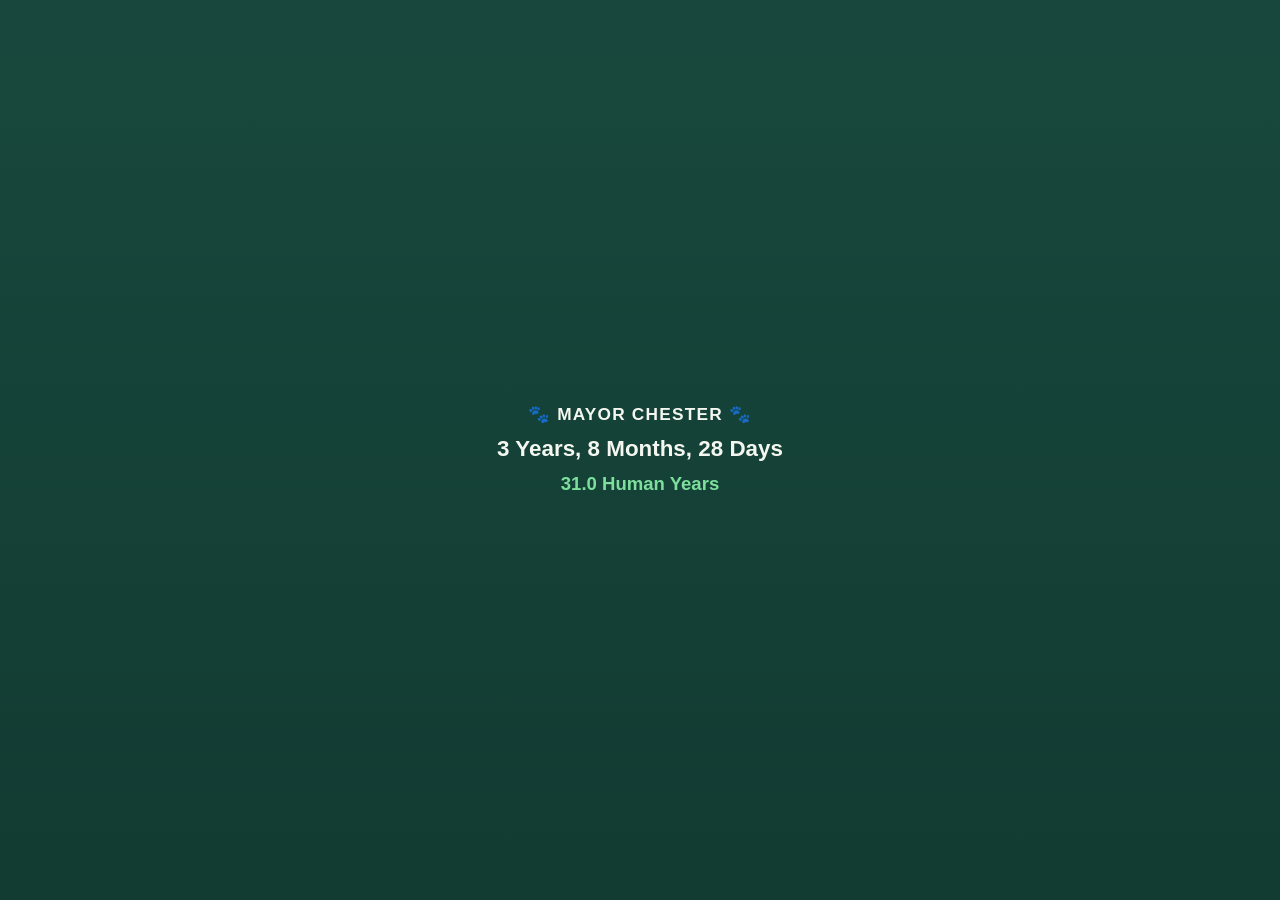
<file: tiles/chester.html>
<!DOCTYPE html>
<html lang="en">
<head>
  <meta charset="UTF-8" />
  <meta name="viewport" content="width=device-width, initial-scale=1.0" />
  <title>Mayor Chester</title>
  <link rel="stylesheet" href="../css/ryanos.css" />
</head>
<body class="tile-page">
  <section class="tile simple-tile">
    <div class="chester-title">🐾 MAYOR CHESTER 🐾</div>
    <div class="chester-age" id="chesterAge">Loading...</div>
    <div class="chester-human-age" id="chesterHumanAge">Loading human years...</div>
  </section>
  <script src="../scripts/chester-tile.js"></script>
</body>
</html>
</file>
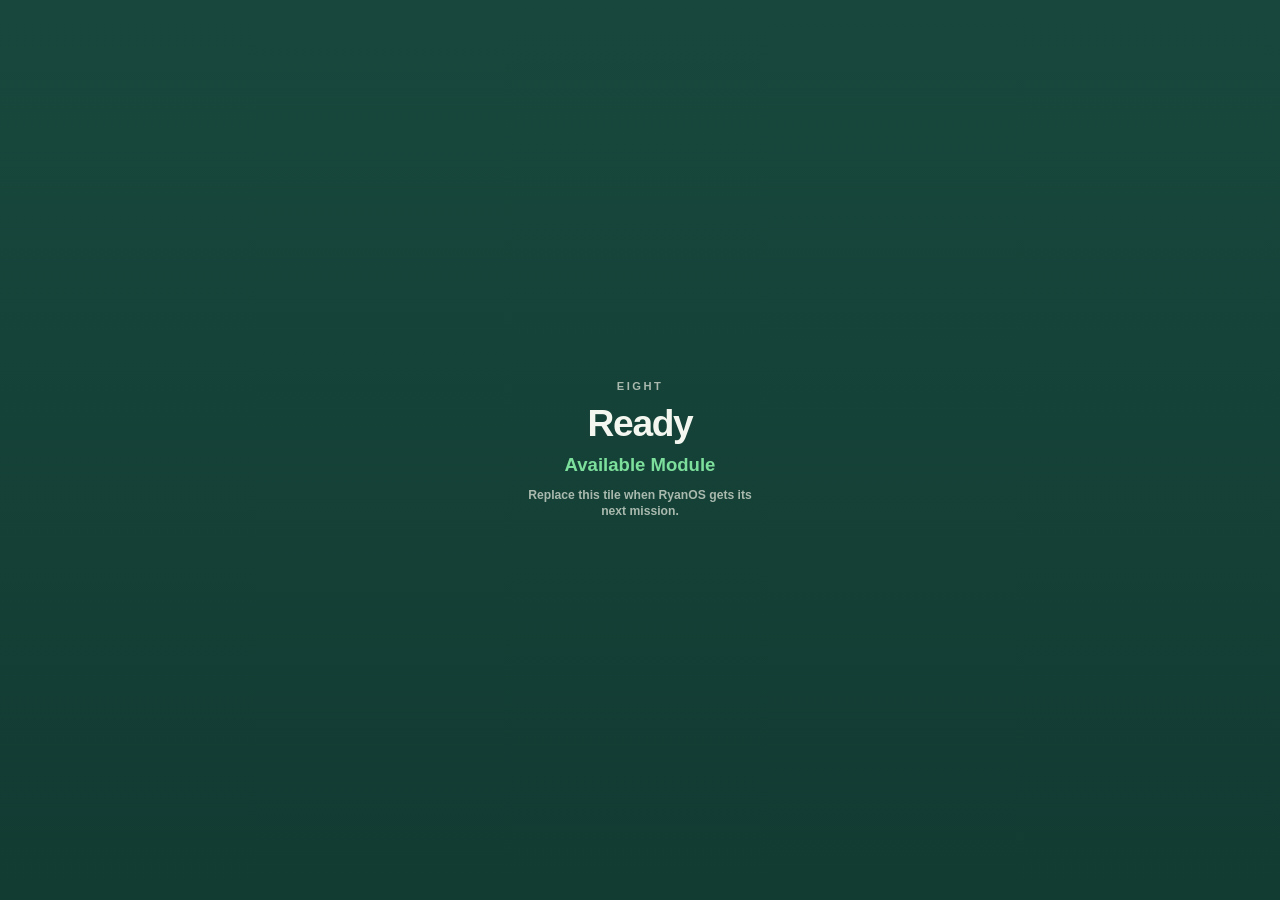
<file: tiles/eight.html>
<!DOCTYPE html>
<html lang="en">
<head>
  <meta charset="UTF-8" />
  <meta name="viewport" content="width=device-width, initial-scale=1.0" />
  <title>Eight</title>
  <link rel="stylesheet" href="../css/ryanos.css" />
</head>
<body class="tile-page">
  <section class="tile simple-tile">
    <div class="tile-label">Eight</div>
    <div class="tile-hero">Ready</div>
    <div class="tile-status">Available Module</div>
    <div class="tile-note">Replace this tile when RyanOS gets its next mission.</div>
  </section>
</body>
</html>
</file>
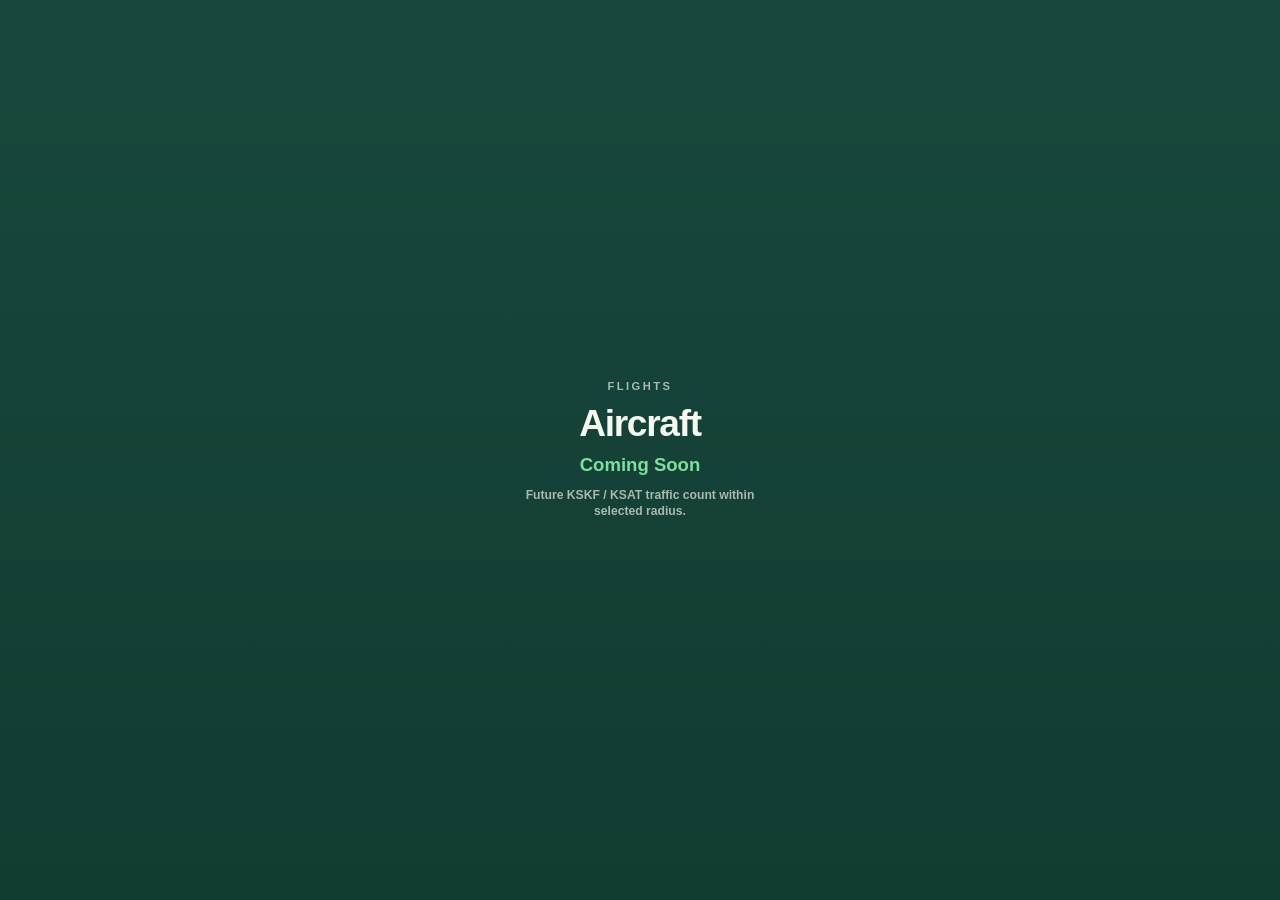
<file: tiles/flights.html>
<!DOCTYPE html>
<html lang="en">
<head><meta charset="UTF-8" /><meta name="viewport" content="width=device-width, initial-scale=1.0" /><title>Flights</title><link rel="stylesheet" href="../css/ryanos.css" /></head>
<body class="tile-page">
  <section class="tile simple-tile">
    <div class="tile-label">Flights</div>
    <div class="tile-hero">Aircraft</div>
    <div class="tile-status">Coming Soon</div>
    <div class="tile-note">Future KSKF / KSAT traffic count within selected radius.</div>
  </section>
</body>
</html>
</file>
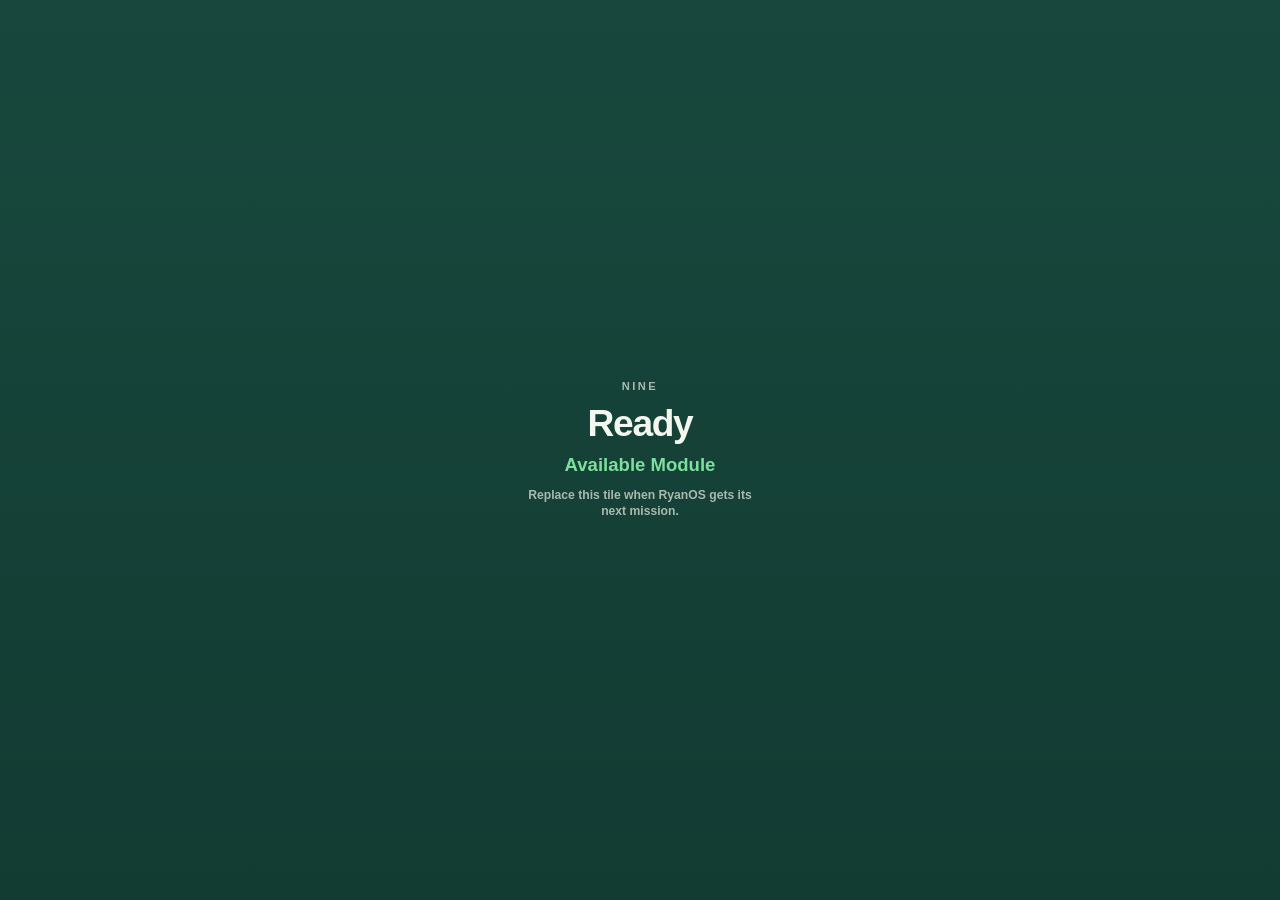
<file: tiles/nine.html>
<!DOCTYPE html>
<html lang="en">
<head>
  <meta charset="UTF-8" />
  <meta name="viewport" content="width=device-width, initial-scale=1.0" />
  <title>Nine</title>
  <link rel="stylesheet" href="../css/ryanos.css" />
</head>
<body class="tile-page">
  <section class="tile simple-tile">
    <div class="tile-label">Nine</div>
    <div class="tile-hero">Ready</div>
    <div class="tile-status">Available Module</div>
    <div class="tile-note">Replace this tile when RyanOS gets its next mission.</div>
  </section>
</body>
</html>
</file>
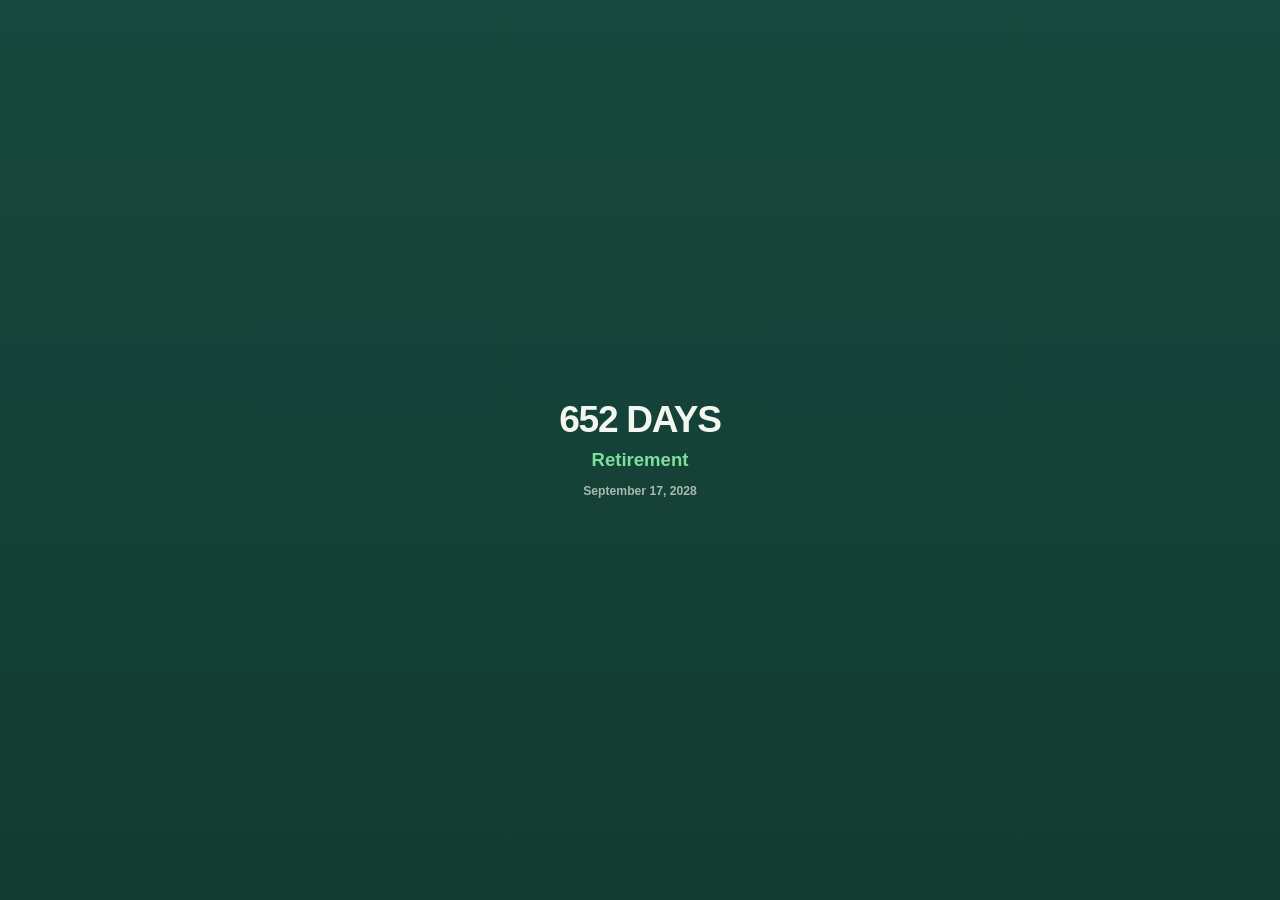
<file: tiles/retirement.html>
<!DOCTYPE html>
<html lang="en">
<head>
  <meta charset="UTF-8" />
  <meta name="viewport" content="width=device-width, initial-scale=1.0" />
  <title>Retirement</title>
  <link rel="stylesheet" href="../css/ryanos.css" />
</head>
<body class="tile-page">
  <section class="tile simple-tile">
    <div class="tile-hero" id="retirementCountdown">---</div>
    <div class="tile-status">Retirement</div>
    <div class="tile-note">September 17, 2028</div>
  </section>
  <script src="../scripts/retirement-tile.js"></script>
</body>
</html>
</file>
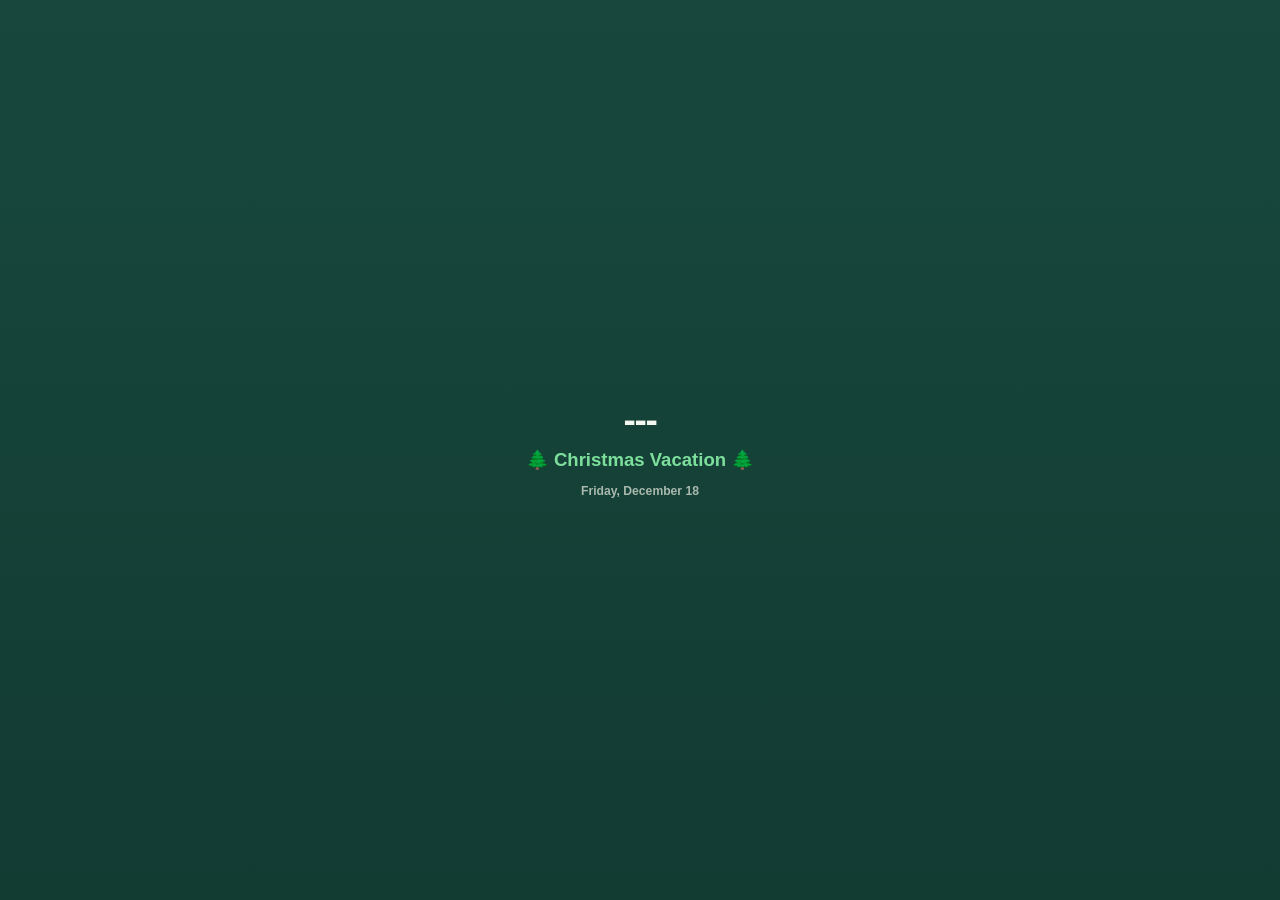
<file: tiles/seven.html>
<!DOCTYPE html>
<html lang="en">
<head>
  <meta charset="UTF-8" />
  <meta name="viewport" content="width=device-width, initial-scale=1.0" />
  <title>Christmas</title>
  <link rel="stylesheet" href="../css/ryanos.css" />
</head>
<body class="tile-page">
  <section class="tile simple-tile">
    <div class="tile-hero" id="christmasCountdown">---</div>
    <div class="tile-status">🌲 Christmas Vacation 🌲</div>
    <div class="tile-note">Friday, December 18</div>
  </section>
  <script src="../scripts/christmas-tile.js"></script>
</body>
</html>
</file>
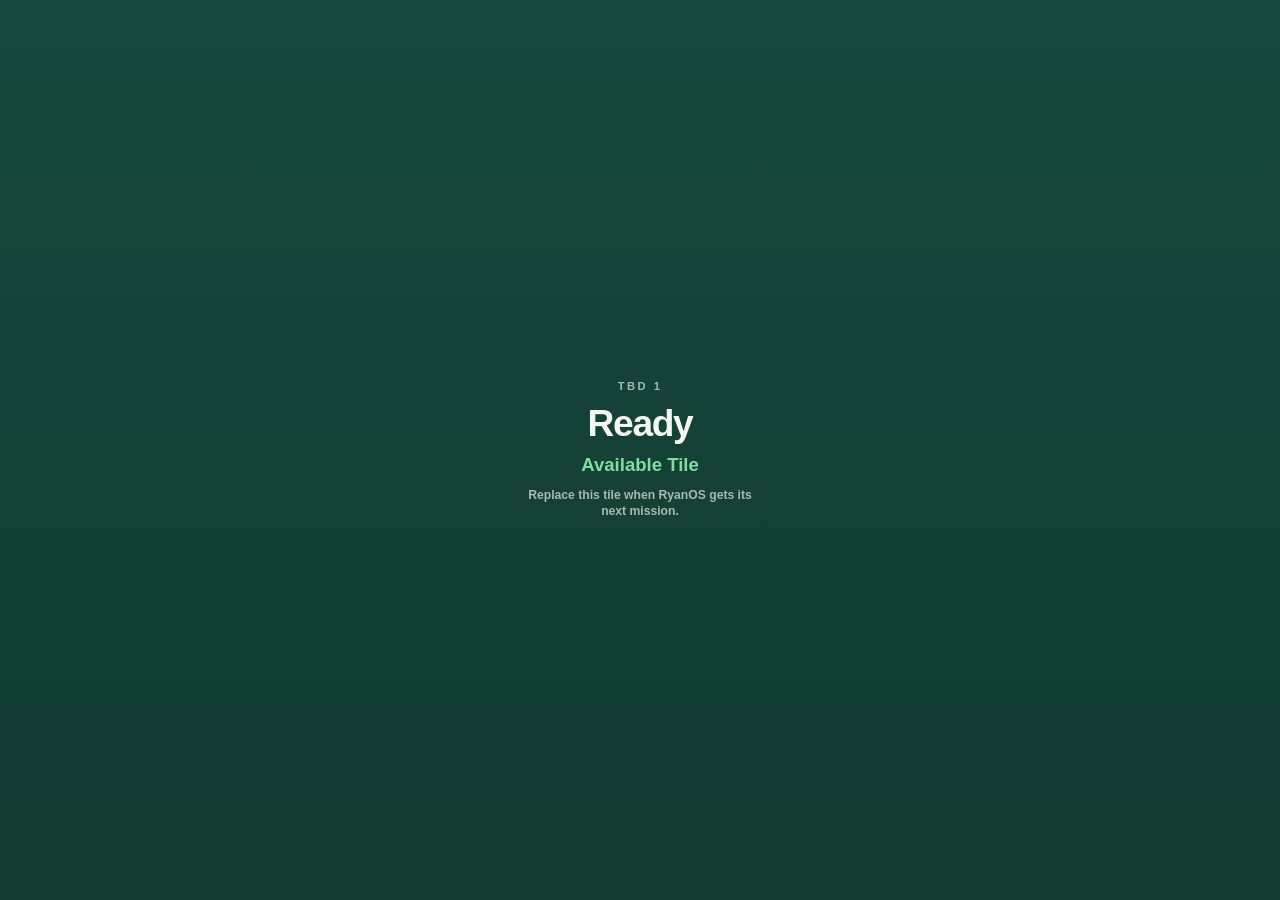
<file: tiles/tbd-1.html>
<!DOCTYPE html>
<html lang="en">
<head><meta charset="UTF-8" /><meta name="viewport" content="width=device-width, initial-scale=1.0" /><title>TBD 1</title><link rel="stylesheet" href="../css/ryanos.css" /></head>
<body class="tile-page">
  <section class="tile simple-tile">
    <div class="tile-label">TBD 1</div>
    <div class="tile-hero">Ready</div>
    <div class="tile-status">Available Tile</div>
    <div class="tile-note">Replace this tile when RyanOS gets its next mission.</div>
  </section>
</body>
</html>
</file>
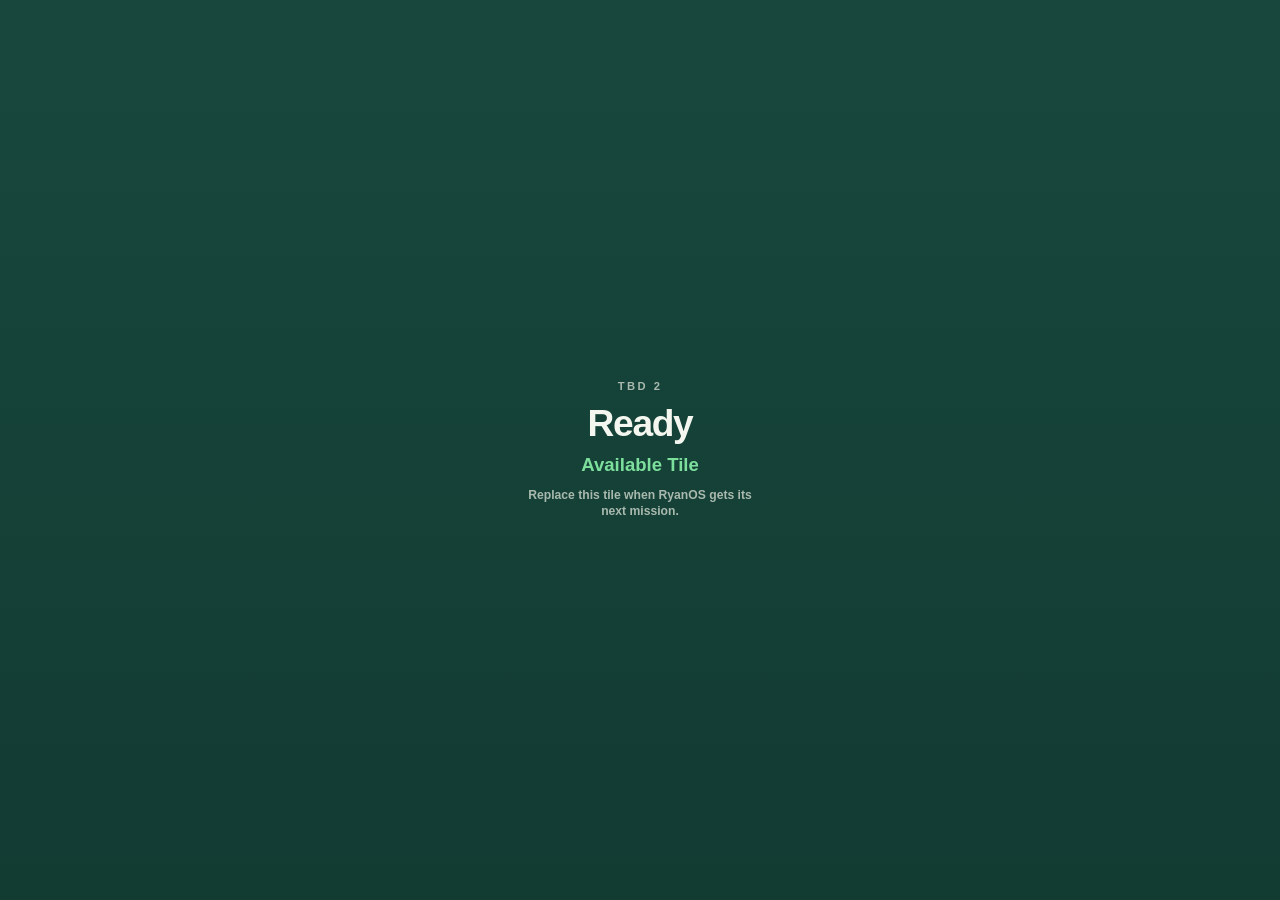
<file: tiles/tbd-2.html>
<!DOCTYPE html>
<html lang="en">
<head><meta charset="UTF-8" /><meta name="viewport" content="width=device-width, initial-scale=1.0" /><title>TBD 2</title><link rel="stylesheet" href="../css/ryanos.css" /></head>
<body class="tile-page">
  <section class="tile simple-tile">
    <div class="tile-label">TBD 2</div>
    <div class="tile-hero">Ready</div>
    <div class="tile-status">Available Tile</div>
    <div class="tile-note">Replace this tile when RyanOS gets its next mission.</div>
  </section>
</body>
</html>
</file>
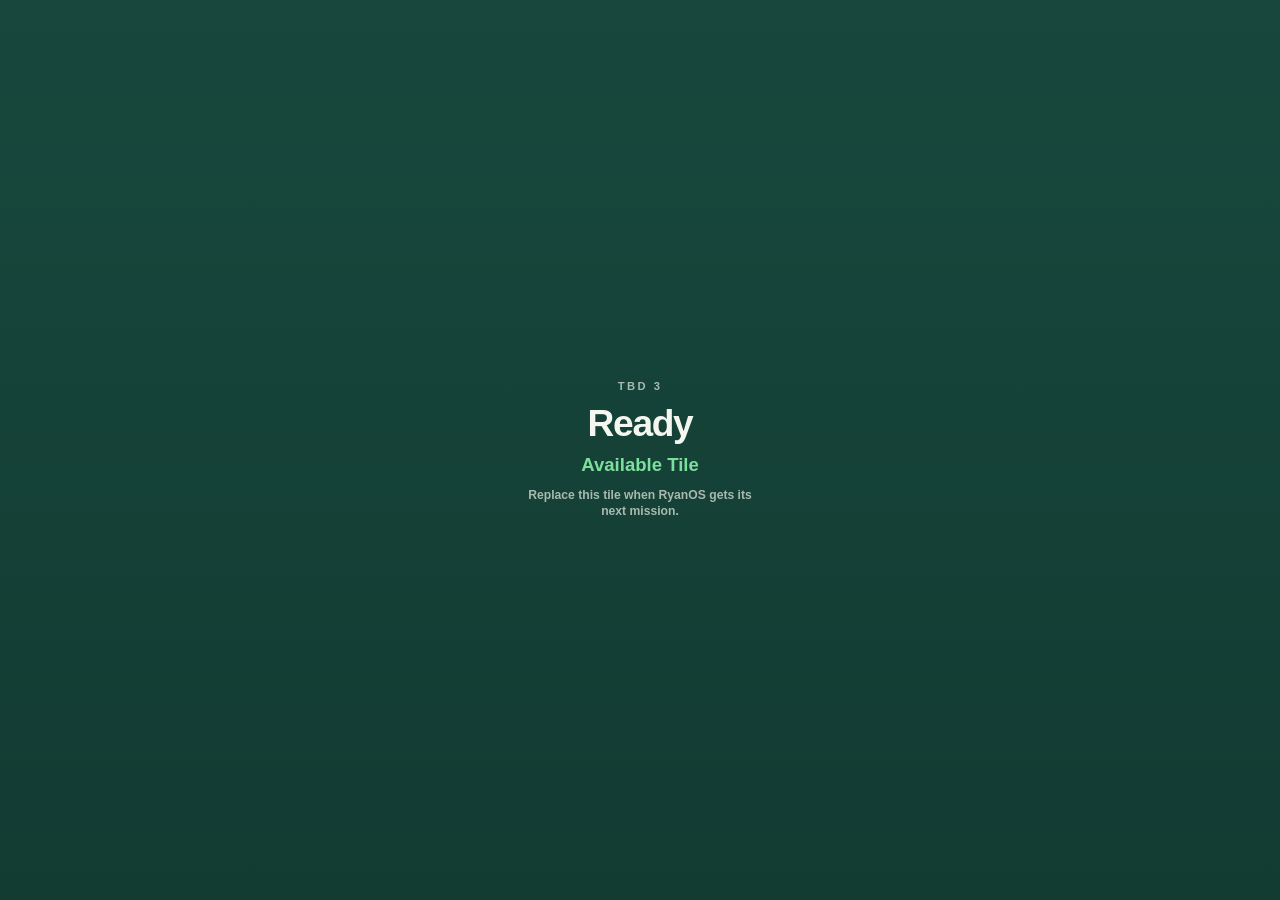
<file: tiles/tbd-3.html>
<!DOCTYPE html>
<html lang="en">
<head><meta charset="UTF-8" /><meta name="viewport" content="width=device-width, initial-scale=1.0" /><title>TBD 3</title><link rel="stylesheet" href="../css/ryanos.css" /></head>
<body class="tile-page">
  <section class="tile simple-tile">
    <div class="tile-label">TBD 3</div>
    <div class="tile-hero">Ready</div>
    <div class="tile-status">Available Tile</div>
    <div class="tile-note">Replace this tile when RyanOS gets its next mission.</div>
  </section>
</body>
</html>
</file>
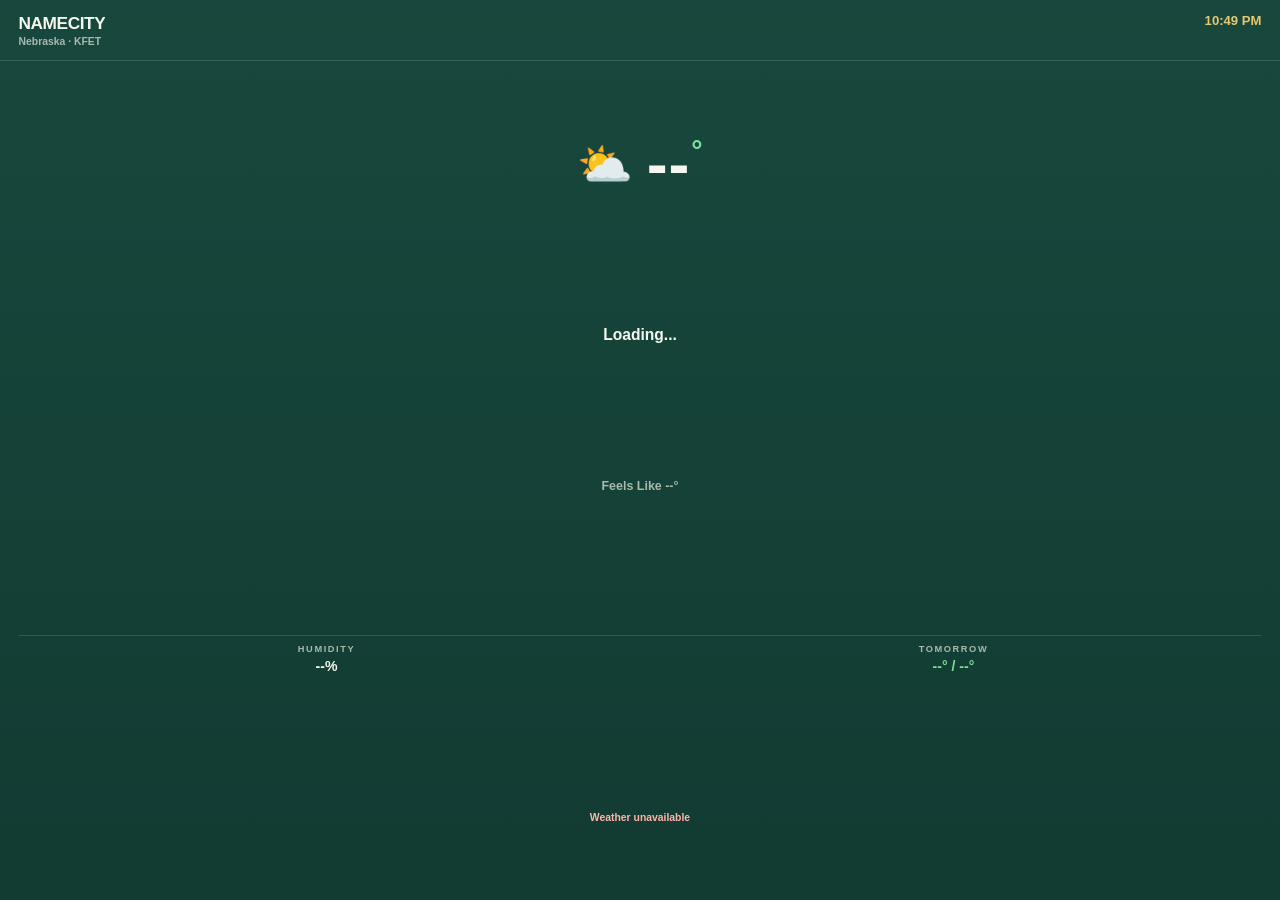
<file: tiles/weather-a.html>
<!DOCTYPE html>
<html lang="en">
<head>
  <meta charset="UTF-8" />
  <meta name="viewport" content="width=device-width, initial-scale=1.0" />
  <title>Weather A</title>
  <link rel="stylesheet" href="../css/ryanos.css" />
</head>
<body class="tile-page">
  <section class="tile weather-tile">
    <div class="tile-header">
      <div class="location-block">
        <div class="location-main" id="locationMain">CITY</div>
        <div class="location-sub" id="locationSub">Nebraska · KFET</div>
      </div>
      <div class="local-time" id="localTime">--:--</div>
    </div>

    <div class="weather-body">
      <div class="main-weather">
        <div class="icon" id="weatherIcon">⛅</div>
        <div class="temp"><span id="weatherTemp">--</span><span class="degree">°</span></div>
      </div>
      <div class="condition" id="weatherCondition">Loading...</div>
      <div class="feels">Feels Like <span id="weatherFeels">--</span>°</div>
      <div class="detail-area">
        <div class="detail-box">
          <div class="detail-label">Humidity</div>
          <div class="detail-value"><span id="weatherHumidity">--</span>%</div>
        </div>
        <div class="detail-box">
          <div class="detail-label">Tomorrow</div>
          <div class="detail-value tomorrow" id="weatherTomorrow">--° / --°</div>
        </div>
      </div>
      <div class="error" id="weatherError"></div>
    </div>
  </section>

  <script>
    /* EASY EDIT:
       Change this block to change this weather tile.
       Example: to make Weather A Phoenix, only edit this file. */
    window.RYANOS_WEATHER_TILE = {
      main: "NAMECITY",
      sub: "Nebraska",
      weatherLat: 41.4499,
      weatherLon: -96.5212,
      airport: "KFET",
      timeZone: "America/Chicago"
    };
  </script>
  <script src="../scripts/weather-tile.js"></script>
</body>
</html>
</file>
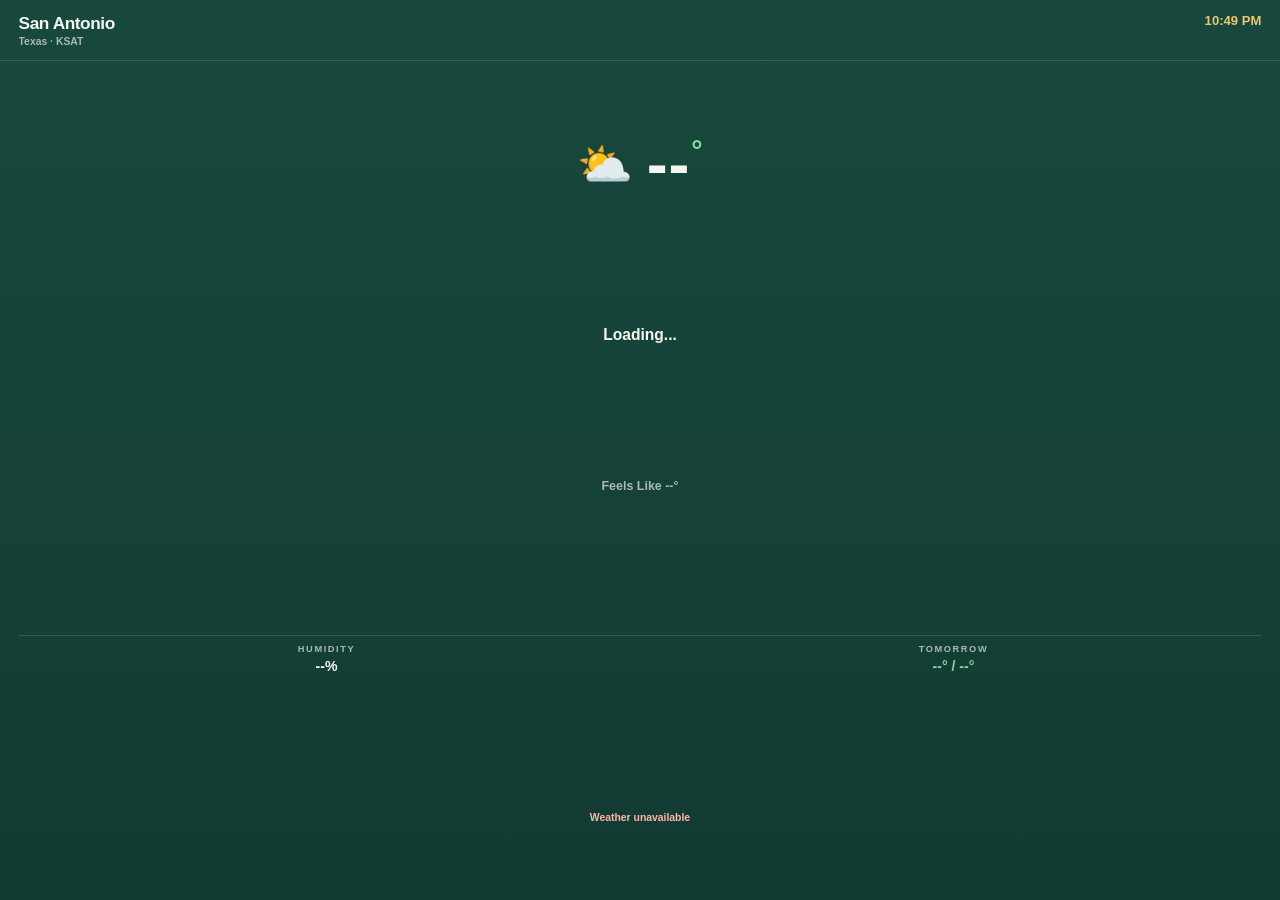
<file: tiles/weather-b.html>
<!DOCTYPE html>
<html lang="en">
<head>
  <meta charset="UTF-8" />
  <meta name="viewport" content="width=device-width, initial-scale=1.0" />
  <title>Weather B</title>
  <link rel="stylesheet" href="../css/ryanos.css" />
</head>
<body class="tile-page">
  <section class="tile weather-tile">
    <div class="tile-header">
      <div class="location-block">
        <div class="location-main" id="locationMain">San Antonio</div>
        <div class="location-sub" id="locationSub">Texas · KSAT</div>
      </div>
      <div class="local-time" id="localTime">--:--</div>
    </div>

    <div class="weather-body">
      <div class="main-weather">
        <div class="icon" id="weatherIcon">⛅</div>
        <div class="temp"><span id="weatherTemp">--</span><span class="degree">°</span></div>
      </div>
      <div class="condition" id="weatherCondition">Loading...</div>
      <div class="feels">Feels Like <span id="weatherFeels">--</span>°</div>
      <div class="detail-area">
        <div class="detail-box">
          <div class="detail-label">Humidity</div>
          <div class="detail-value"><span id="weatherHumidity">--</span>%</div>
        </div>
        <div class="detail-box">
          <div class="detail-label">Tomorrow</div>
          <div class="detail-value tomorrow" id="weatherTomorrow">--° / --°</div>
        </div>
      </div>
      <div class="error" id="weatherError"></div>
    </div>
  </section>

  <script>
    /* EASY EDIT:
       Change this block to change this weather tile.
       Example: to make Weather A Phoenix, only edit this file. */
    window.RYANOS_WEATHER_TILE = {
      main: "San Antonio",
      sub: "Texas",
      weatherLat: 29.4241,
      weatherLon: -98.4936,
      airport: "KSAT",
      timeZone: "America/Chicago"
    };
  </script>
  <script src="../scripts/weather-tile.js"></script>
</body>
</html>
</file>
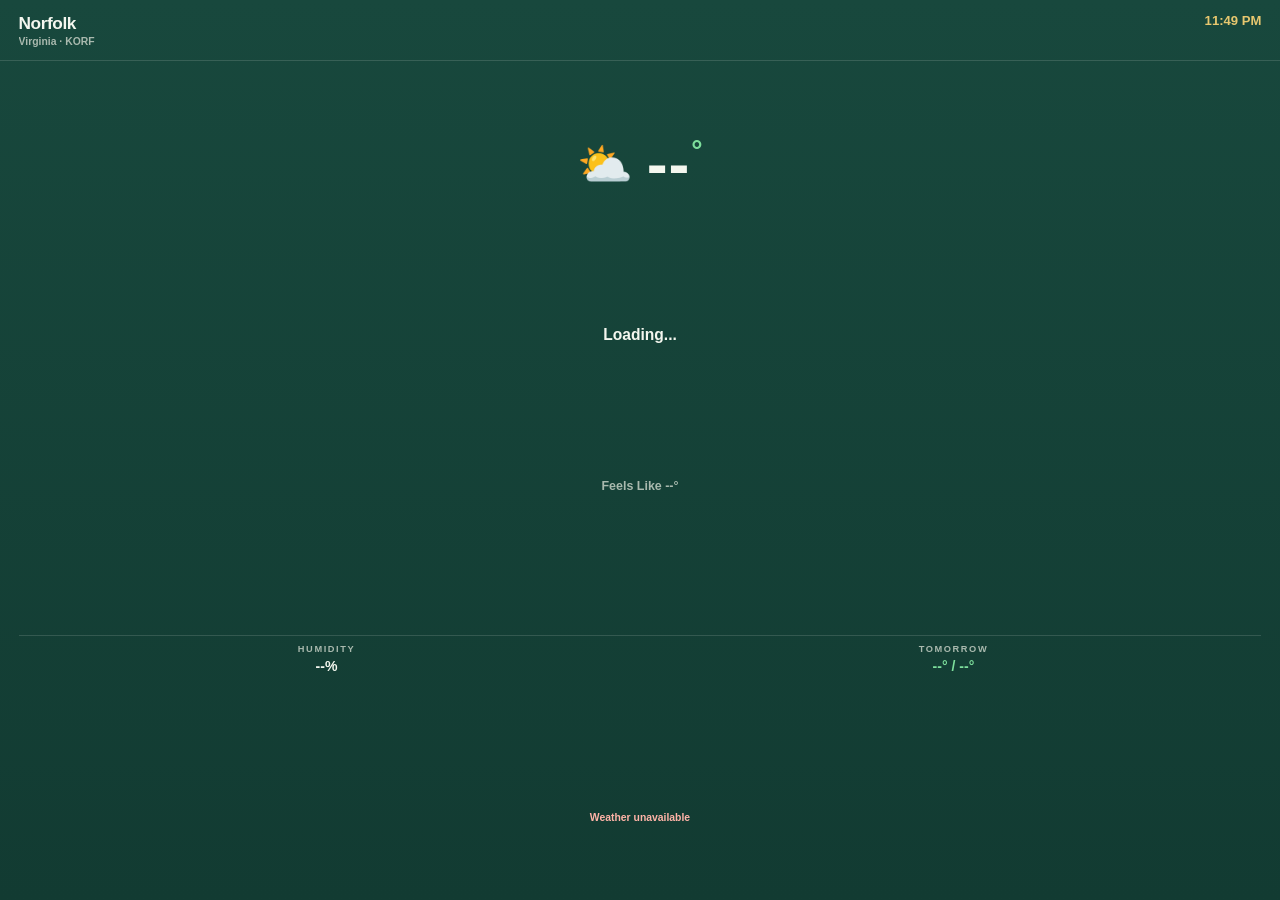
<file: tiles/weather-c.html>
<!DOCTYPE html>
<html lang="en">
<head>
  <meta charset="UTF-8" />
  <meta name="viewport" content="width=device-width, initial-scale=1.0" />
  <title>Weather C</title>
  <link rel="stylesheet" href="../css/ryanos.css" />
</head>
<body class="tile-page">
  <section class="tile weather-tile">
    <div class="tile-header">
      <div class="location-block">
        <div class="location-main" id="locationMain">Norfolk</div>
        <div class="location-sub" id="locationSub">Virginia · KORF</div>
      </div>
      <div class="local-time" id="localTime">--:--</div>
    </div>

    <div class="weather-body">
      <div class="main-weather">
        <div class="icon" id="weatherIcon">⛅</div>
        <div class="temp"><span id="weatherTemp">--</span><span class="degree">°</span></div>
      </div>
      <div class="condition" id="weatherCondition">Loading...</div>
      <div class="feels">Feels Like <span id="weatherFeels">--</span>°</div>
      <div class="detail-area">
        <div class="detail-box">
          <div class="detail-label">Humidity</div>
          <div class="detail-value"><span id="weatherHumidity">--</span>%</div>
        </div>
        <div class="detail-box">
          <div class="detail-label">Tomorrow</div>
          <div class="detail-value tomorrow" id="weatherTomorrow">--° / --°</div>
        </div>
      </div>
      <div class="error" id="weatherError"></div>
    </div>
  </section>

  <script>
    /* EASY EDIT:
       Change this block to change this weather tile.
       Example: to make Weather A Phoenix, only edit this file. */
    window.RYANOS_WEATHER_TILE = {
      main: "Norfolk",
      sub: "Virginia",
      weatherLat: 36.8508,
      weatherLon: -76.2859,
      airport: "KORF",
      timeZone: "America/New_York"
    };
  </script>
  <script src="../scripts/weather-tile.js"></script>
</body>
</html>
</file>
<file: css/ryanos.css>
:root {
  --bg: #071f1a;
  --bg-dark: #041512;
  --tile: #123b32;
  --tile-2: #18483d;
  --tile-3: #0f332c;
  --accent: #7ddf9c;
  --gold: #e7c76f;
  --text: #f4f7ef;
  --muted: #a9b9ae;
  --line: rgba(244, 247, 239, 0.14);
  --shadow: rgba(0, 0, 0, 0.28);
  --error: #ffb4a8;
}

/* ---------- Typography Normalization ---------- */
* { box-sizing: border-box; }
html { -webkit-text-size-adjust: 100%; }
body {
  text-rendering: optimizeLegibility;
  -webkit-font-smoothing: antialiased;
  -moz-osx-font-smoothing: grayscale;
}

/* ---------- Page Foundation ---------- */
html,
body {
  width: 100%;
  min-height: 100%;
  margin: 0;
}

body {
  background-color: #5C4033;
  color: var(--text);
  font-family: -apple-system, BlinkMacSystemFont, "Segoe UI", sans-serif;
}

/* ---------- Main Dashboard Frame ---------- */
.dashboard-shell {
  width: 100vw;
  height: 100dvh;
  padding: clamp(10px, 1.35vw, 26px);
  display: grid;
  grid-template-rows: auto minmax(0, 1fr) auto;
  gap: clamp(8px, 1vw, 18px);
  overflow: hidden;
}

.ryanos-header {
  text-align: center;
  line-height: 1;
}

.day {
  font-size: clamp(1.25rem, 2.1vw, 2.6rem);
  font-weight: 850;
  letter-spacing: -0.025em;
}

.date {
  margin-top: 0.22rem;
  font-size: clamp(0.85rem, 1.1vw, 1.35rem);
  font-weight: 750;
  color: var(--muted);
}

.main-time {
  margin-top: 0.35rem;
  font-size: clamp(3rem, 5.25vw, 5.9rem);
  font-weight: 900;
  color: var(--gold);
  letter-spacing: 0.005em;
  font-variant-numeric: tabular-nums;
  font-kerning: normal;
}

.tile-grid-main {
  min-height: 0;
  display: grid;
  gap: clamp(8px, 1vw, 18px);
}

.tile-slot {
  min-width: 0;
  min-height: 0;
  overflow: hidden;
  border-radius: clamp(18px, 1.6vw, 30px);
  box-shadow: 0 18px 46px var(--shadow);
  border: 1px solid var(--line);
  background: linear-gradient(180deg, var(--tile-2), var(--tile));
}

.tile-slot iframe {
  width: 100%;
  height: 100%;
  border: 0;
  display: block;
  background: transparent;
}

/* ---------- Automatic Dashboard Layouts ---------- */
.tile-grid-main.tile-count-1 {
  grid-template-columns: minmax(0, 1fr);
  grid-template-rows: minmax(0, 1fr);
}

.tile-grid-main.tile-count-2 {
  grid-template-columns: repeat(2, minmax(0, 1fr));
  grid-template-rows: minmax(0, 1fr);
}

.tile-grid-main.tile-count-3 {
  grid-template-columns: repeat(3, minmax(0, 1fr));
  grid-template-rows: minmax(0, 1fr);
}

.tile-grid-main.tile-count-4 {
  grid-template-columns: repeat(2, minmax(0, 1fr));
  grid-template-rows: repeat(2, minmax(0, 1fr));
}

.tile-grid-main.tile-count-5,
.tile-grid-main.tile-count-6 {
  grid-template-columns: repeat(3, minmax(0, 1fr));
  grid-template-rows: repeat(2, minmax(0, 1fr));
}

.tile-grid-main.tile-count-7,
.tile-grid-main.tile-count-8,
.tile-grid-main.tile-count-9 {
  grid-template-columns: repeat(3, minmax(0, 1fr));
  grid-template-rows: repeat(3, minmax(0, 1fr));
}

.ryanos-footer {
  min-height: 0;
  font-size: clamp(0.62rem, 0.75vw, 0.9rem);
  font-weight: 750;
  color: var(--muted);
  text-align: center;
  letter-spacing: 0.08em;
}

/* ---------- Individual Tile Pages ---------- */
body.tile-page {
  width: 100vw;
  height: 100dvh;
  overflow: hidden;
  background: linear-gradient(180deg, var(--tile-2), var(--tile));
}

.tile {
  width: 100%;
  height: 100dvh;
  min-height: 0;
  overflow: hidden;
  background: linear-gradient(180deg, var(--tile-2), var(--tile));
  color: var(--text);
  display: flex;
  flex-direction: column;
  align-items: center;
  text-align: center;
}

.tile-page .tile {
  border-radius: 0;
}

.tile-header {
  width: 100%;
  padding: clamp(9px, 1vw, 18px) clamp(13px, 1.45vw, 26px);
  border-bottom: 1px solid var(--line);
  display: flex;
  justify-content: space-between;
  align-items: flex-start;
  gap: 10px;
}

.location-block {
  min-width: 0;
  text-align: left;
}

.location-main {
  font-size: clamp(0.95rem, 1.35vw, 1.75rem);
  font-weight: 900;
  color: var(--text);
  letter-spacing: -0.025em;
  white-space: nowrap;
  overflow: hidden;
  text-overflow: ellipsis;
}

.location-sub {
  margin-top: 2px;
  font-size: clamp(0.65rem, 0.8vw, 1rem);
  font-weight: 700;
  color: var(--muted);
  white-space: nowrap;
  overflow: hidden;
  text-overflow: ellipsis;
}

.local-time {
  font-size: clamp(0.82rem, 1vw, 1.3rem);
  font-weight: 900;
  color: var(--gold);
  white-space: nowrap;
  font-variant-numeric: tabular-nums;
}

.weather-body {
  width: 100%;
  flex: 1;
  min-height: 0;
  padding: clamp(7px, 0.85vw, 16px) clamp(13px, 1.45vw, 26px);
  display: grid;
  grid-template-rows: auto auto auto minmax(0, auto) auto;
  align-items: center;
  justify-items: center;
}

.main-weather {
  display: flex;
  justify-content: center;
  align-items: center;
  gap: clamp(10px, 1.1vw, 22px);
  margin-bottom: clamp(2px, 0.35vw, 8px);
  min-width: 0;
}

.icon {
  font-size: clamp(1.7rem, 3.5vw, 4.4rem);
  line-height: 1;
  flex: 0 0 auto;
}

.temp {
  font-size: clamp(2.55rem, 4.9vw, 6rem);
  font-weight: 900;
  letter-spacing: 0.015em;
  font-variant-numeric: tabular-nums;
  line-height: 0.85;
  white-space: nowrap;
}

.degree {
  font-size: 0.45em;
  color: var(--accent);
  vertical-align: top;
  margin-left: 0.03em;
}

.condition {
  max-width: 94%;
  font-size: clamp(0.85rem, 1.22vw, 1.55rem);
  font-weight: 900;
  color: var(--text);
  line-height: 1.02;
  margin-bottom: clamp(2px, 0.3vw, 6px);
}

.feels {
  font-size: clamp(0.78rem, 0.95vw, 1.2rem);
  font-weight: 750;
  color: var(--muted);
  margin-bottom: clamp(6px, 0.75vw, 13px);
}

.detail-area {
  width: 100%;
  display: grid;
  grid-template-columns: 1fr 1fr;
  gap: clamp(6px, 0.85vw, 12px);
  border-top: 1px solid var(--line);
  padding-top: clamp(6px, 0.65vw, 12px);
}

.detail-box {
  min-width: 0;
  display: flex;
  flex-direction: column;
  align-items: center;
  justify-content: center;
}

.detail-label {
  font-size: clamp(0.58rem, 0.68vw, 0.82rem);
  font-weight: 850;
  letter-spacing: 0.17em;
  text-transform: uppercase;
  color: var(--muted);
  margin-bottom: clamp(2px, 0.3vw, 5px);
}

.detail-value {
  font-size: clamp(0.85rem, 1.1vw, 1.38rem);
  font-weight: 900;
  color: var(--text);
  white-space: nowrap;
}

.tomorrow { color: var(--accent); }

.error {
  margin-top: 6px;
  color: var(--error);
  font-size: clamp(0.65rem, 0.75vw, 0.9rem);
  font-weight: 700;
}

.simple-tile {
  justify-content: center;
  padding: clamp(14px, 1.7vw, 34px);
  gap: clamp(8px, 1vw, 16px);
}

.tile-label {
  font-size: clamp(0.7rem, 0.85vw, 1.05rem);
  font-weight: 900;
  letter-spacing: 0.22em;
  text-transform: uppercase;
  color: var(--muted);
}

.tile-hero {
  font-size: clamp(1.8rem, 2.9vw, 3.6rem);
  font-weight: 900;
  color: var(--text);
  letter-spacing: -0.035em;
  line-height: 1;
  font-variant-numeric: tabular-nums;
}

.tile-status {
  font-size: clamp(1rem, 1.45vw, 1.8rem);
  font-weight: 900;
  color: var(--accent);
  line-height: 1.1;
}

.tile-note {
  font-size: clamp(0.76rem, 0.9vw, 1.15rem);
  font-weight: 700;
  color: var(--muted);
  max-width: 36ch;
  line-height: 1.3;
}

.chester-title {
  font-size: clamp(0.95rem, 1.35vw, 1.7rem);
  font-weight: 900;
  color: var(--text);
  letter-spacing: 0.07em;
  line-height: 1.1;
}

.chester-age {
  font-size: clamp(1.15rem, 1.75vw, 2.35rem);
  font-weight: 900;
  color: var(--text);
  line-height: 1.1;
}

.chester-human-age {
  font-size: clamp(1rem, 1.45vw, 1.85rem);
  font-weight: 900;
  color: var(--accent);
  line-height: 1.1;
}

/* ---------- Smaller Screens ---------- */
@media (max-width: 1050px) {
  .dashboard-shell {
    height: auto;
    min-height: 100dvh;
    overflow: auto;
  }

  .tile-grid-main,
  .tile-grid-main.tile-count-1,
  .tile-grid-main.tile-count-2,
  .tile-grid-main.tile-count-3,
  .tile-grid-main.tile-count-4,
  .tile-grid-main.tile-count-5,
  .tile-grid-main.tile-count-6,
  .tile-grid-main.tile-count-7,
  .tile-grid-main.tile-count-8,
  .tile-grid-main.tile-count-9 {
    grid-template-columns: repeat(2, minmax(0, 1fr));
    grid-auto-rows: minmax(260px, 34vh);
  }
}

@media (max-width: 680px) {
  .dashboard-shell {
    padding: 14px;
    gap: 14px;
  }

  .tile-grid-main,
  .tile-grid-main.tile-count-1,
  .tile-grid-main.tile-count-2,
  .tile-grid-main.tile-count-3,
  .tile-grid-main.tile-count-4,
  .tile-grid-main.tile-count-5,
  .tile-grid-main.tile-count-6,
  .tile-grid-main.tile-count-7,
  .tile-grid-main.tile-count-8,
  .tile-grid-main.tile-count-9 {
    grid-template-columns: 1fr;
    grid-auto-rows: minmax(280px, auto);
  }
}

@media (max-height: 760px) and (min-width: 1000px) {
  .dashboard-shell {
    padding: 10px 18px;
    gap: 8px;
  }

  .main-time {
    font-size: clamp(2.5rem, 4.5vw, 4.8rem);
    margin-top: 0.25rem;
  }

  .day { font-size: clamp(1.1rem, 1.9vw, 2rem); }
  .date { font-size: clamp(0.75rem, 1vw, 1.1rem); }
  .ryanos-footer { font-size: 0.65rem; }
}

/* ---------- Balanced large-screen layouts for non-3/6/9 counts ---------- */
@media (min-width: 1051px) {
  .tile-grid-main.tile-count-5 {
    grid-template-columns: repeat(6, minmax(0, 1fr));
    grid-template-rows: repeat(2, minmax(0, 1fr));
  }
  .tile-grid-main.tile-count-5 .tile-slot { grid-column: span 2; }
  .tile-grid-main.tile-count-5 .tile-slot:nth-child(4),
  .tile-grid-main.tile-count-5 .tile-slot:nth-child(5) { grid-column: span 3; }

  .tile-grid-main.tile-count-7 {
    grid-template-columns: repeat(6, minmax(0, 1fr));
    grid-template-rows: repeat(3, minmax(0, 1fr));
  }
  .tile-grid-main.tile-count-7 .tile-slot { grid-column: span 2; }
  .tile-grid-main.tile-count-7 .tile-slot:nth-child(7) { grid-column: 1 / -1; }

  .tile-grid-main.tile-count-8 {
    grid-template-columns: repeat(6, minmax(0, 1fr));
    grid-template-rows: repeat(3, minmax(0, 1fr));
  }
  .tile-grid-main.tile-count-8 .tile-slot { grid-column: span 2; }
  .tile-grid-main.tile-count-8 .tile-slot:nth-child(7),
  .tile-grid-main.tile-count-8 .tile-slot:nth-child(8) { grid-column: span 3; }
}

.tile-slot > .tile {
  height: 100%;
}

@media (max-width: 1050px) {
  .tile-slot { grid-column: auto !important; }
}
</file>
